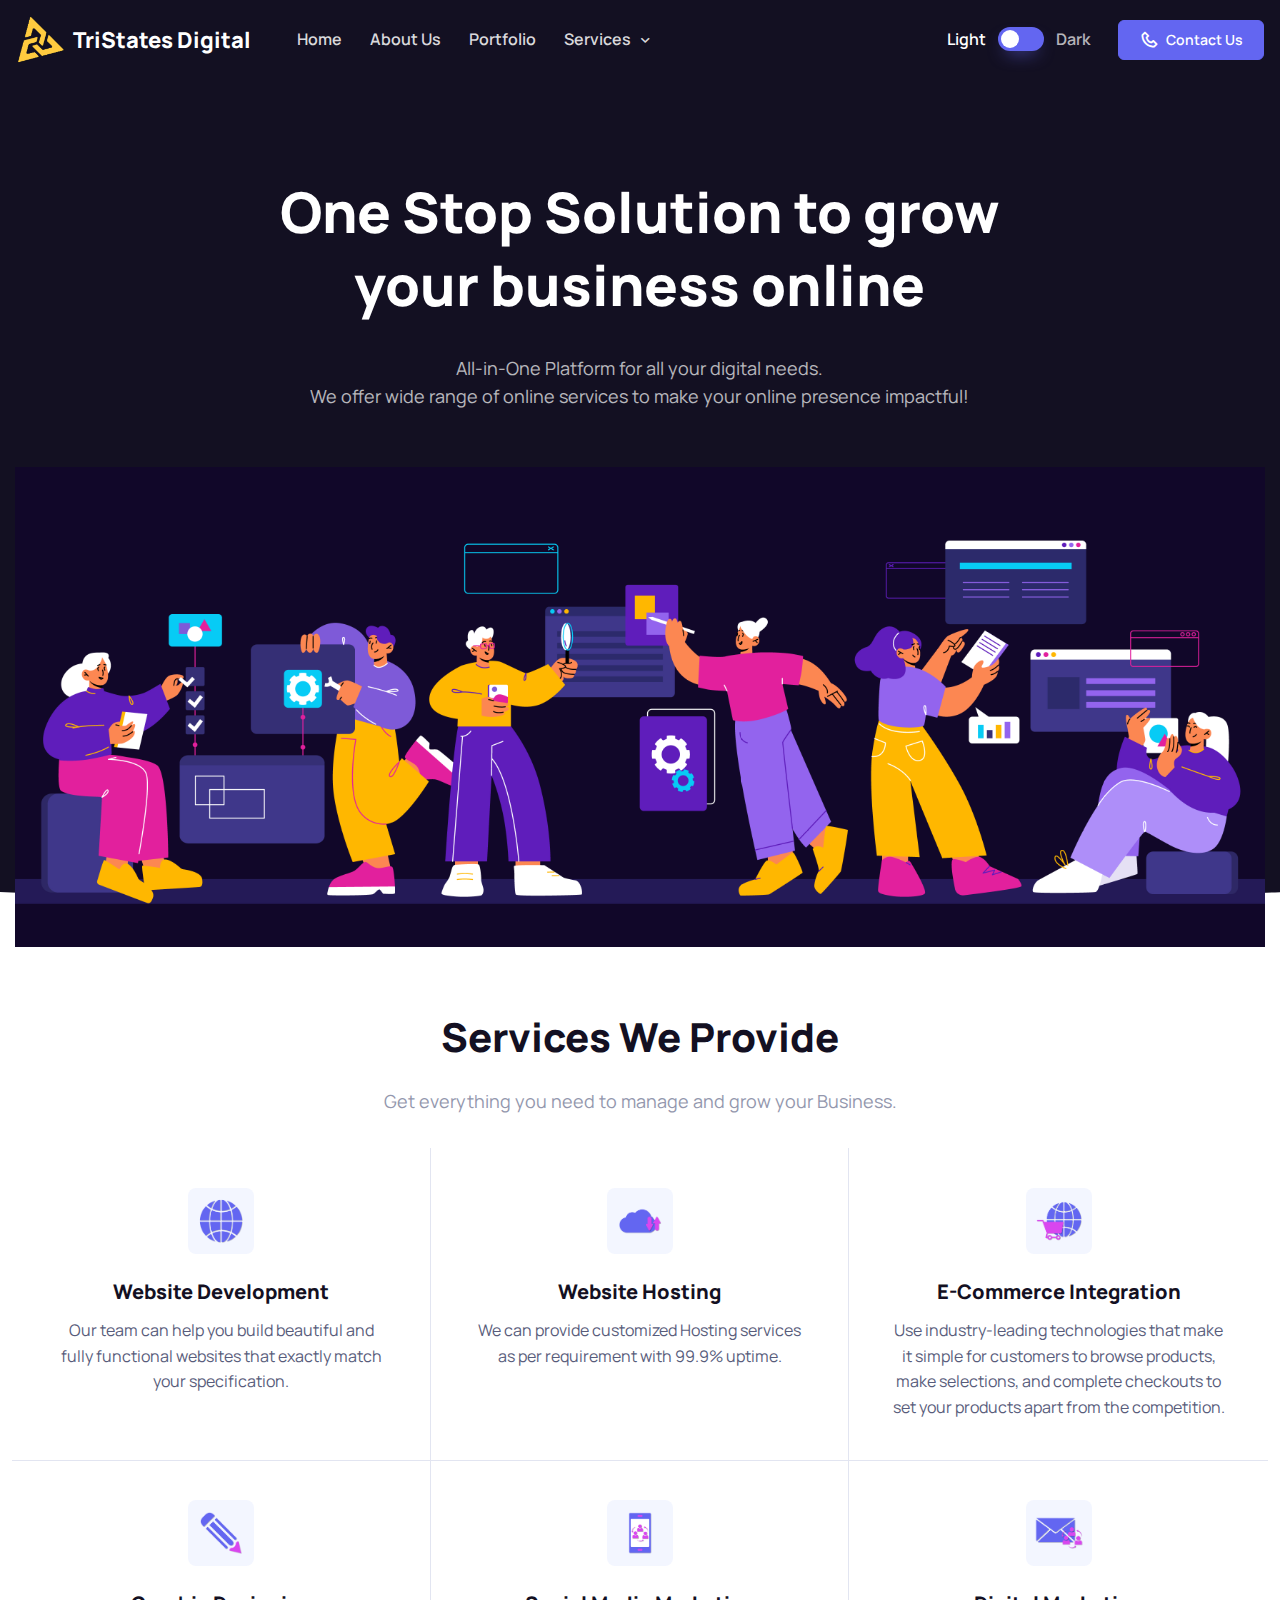
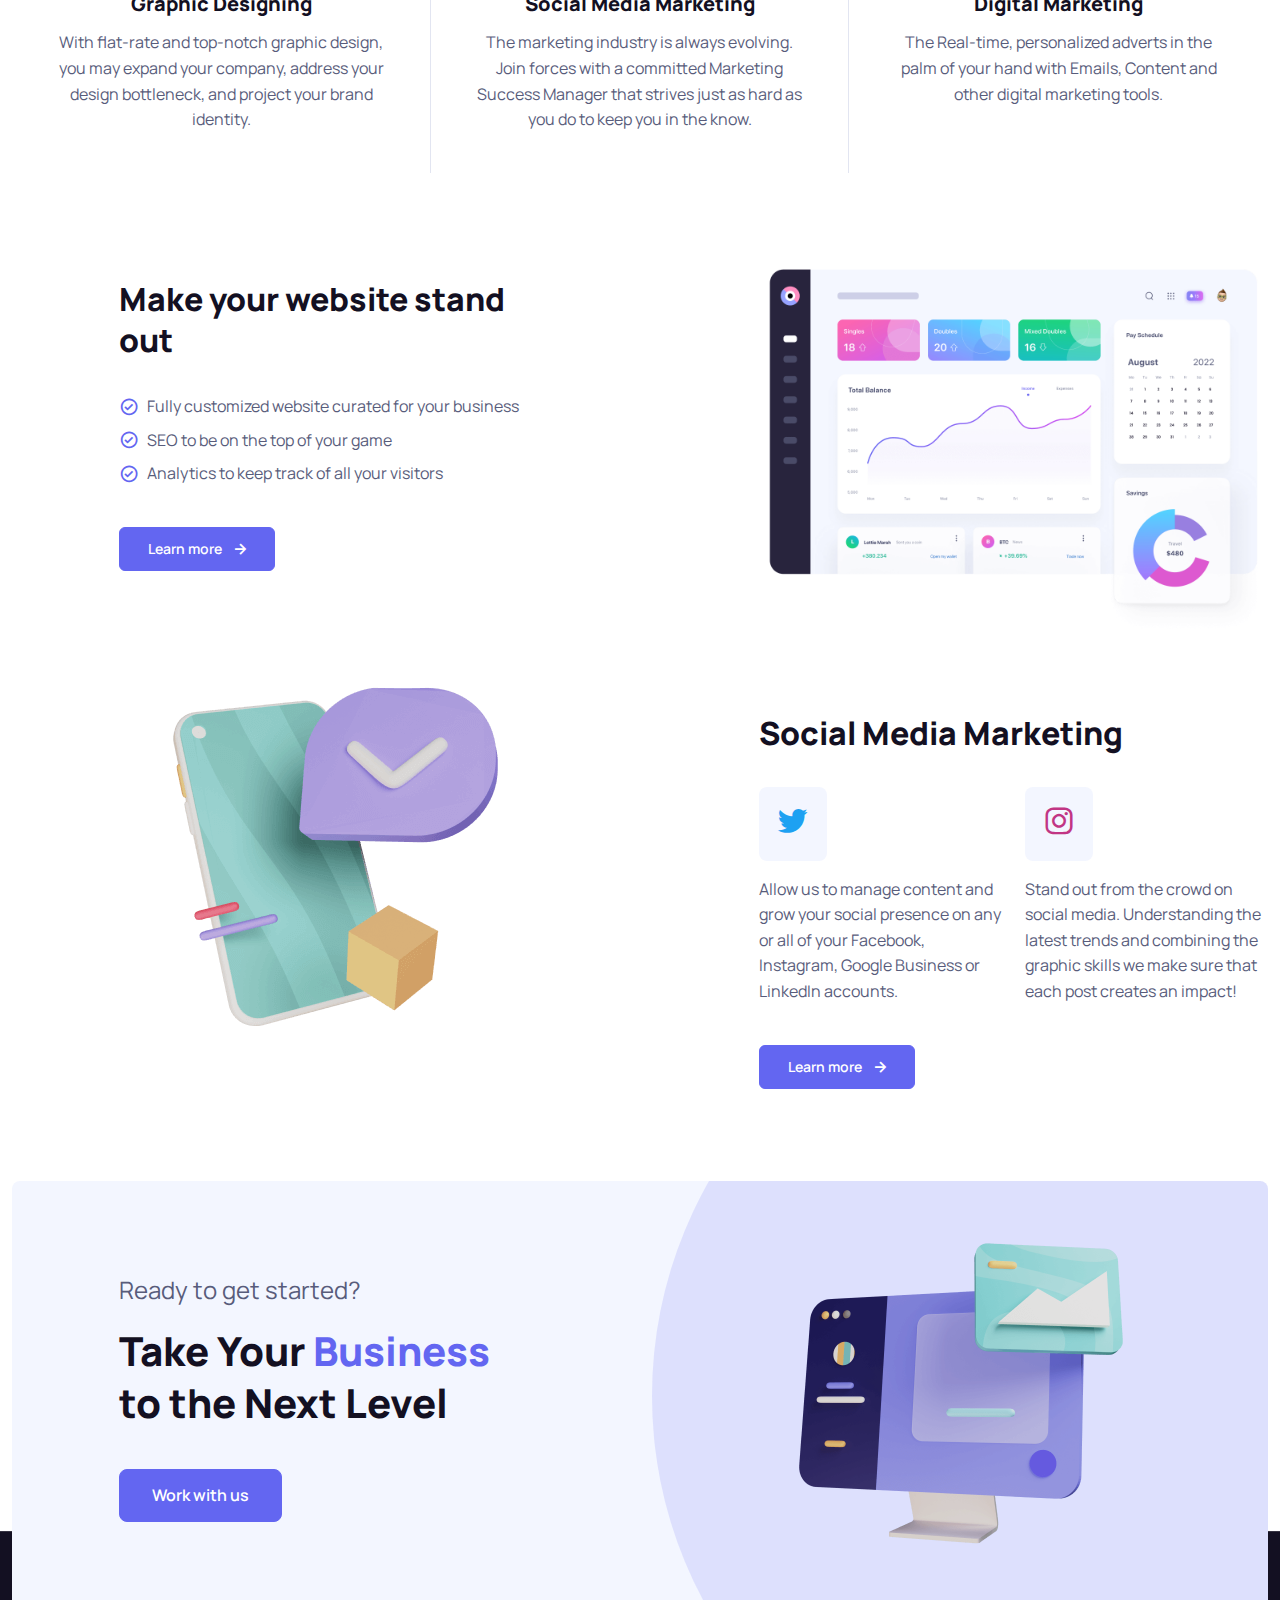
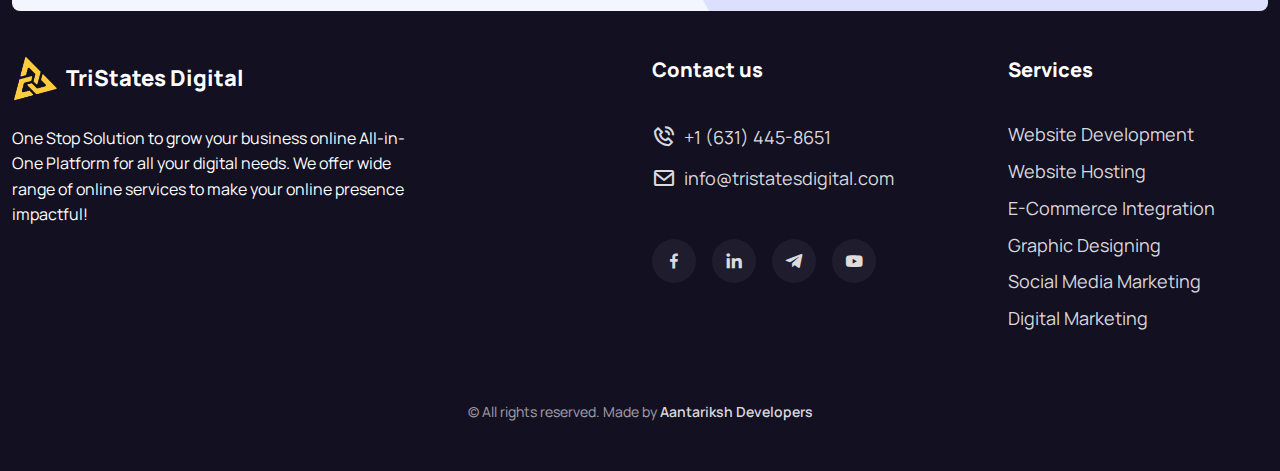
<file: index.html>
<!DOCTYPE html>
<html lang="en">
  <head>
    <meta charset="utf-8">
    <title>TriStates Digital</title>

    <!-- SEO Meta Tags -->
    <meta name="description" content="">
    <meta name="keywords" content="">
    <meta name="author" content="">

    <!-- Viewport -->
    <meta name="viewport" content="width=device-width, initial-scale=1">

    <!-- Favicon and Touch Icons -->
    <link rel="shortcut icon" href="assets/img/logo.png">
    <meta name="theme-color" content="#ffffff">

    <!-- Vendor Styles -->
    <link rel="stylesheet" media="screen" href="assets/vendor/boxicons/css/boxicons.min.css"/>
    <link rel="stylesheet" media="screen" href="assets/vendor/swiper/swiper-bundle.min.css"/>
    <link rel="stylesheet" media="screen" href="assets/vendor/img-comparison-slider/dist/styles.css"/>

    <!-- Main Theme Styles + Bootstrap -->
    <link rel="stylesheet" media="screen" href="assets/css/theme.min.css">

    <!-- Page loading styles -->
    <style>
      .page-loading {
        position: fixed;
        top: 0;
        right: 0;
        bottom: 0;
        left: 0;
        width: 100%;
        height: 100%;
        -webkit-transition: all .4s .2s ease-in-out;
        transition: all .4s .2s ease-in-out;
        background-color: #fff;
        opacity: 0;
        visibility: hidden;
        z-index: 9999;
      }
      .dark-mode .page-loading {
        background-color: #131022;
      }
      .page-loading.active {
        opacity: 1;
        visibility: visible;
      }
      .page-loading-inner {
        position: absolute;
        top: 50%;
        left: 0;
        width: 100%;
        text-align: center;
        -webkit-transform: translateY(-50%);
        transform: translateY(-50%);
        -webkit-transition: opacity .2s ease-in-out;
        transition: opacity .2s ease-in-out;
        opacity: 0;
      }
      .page-loading.active > .page-loading-inner {
        opacity: 1;
      }
      .page-loading-inner > span {
        display: block;
        font-size: 1rem;
        font-weight: normal;
        color: #9397ad;
      }
      .dark-mode .page-loading-inner > span {
        color: #fff;
        opacity: .6;
      }
      .page-spinner {
        display: inline-block;
        width: 2.75rem;
        height: 2.75rem;
        margin-bottom: .75rem;
        vertical-align: text-bottom;
        border: .15em solid #b4b7c9;
        border-right-color: transparent;
        border-radius: 50%;
        -webkit-animation: spinner .75s linear infinite;
        animation: spinner .75s linear infinite;
      }
      .dark-mode .page-spinner {
        border-color: rgba(255,255,255,.4);
        border-right-color: transparent;
      }
      @-webkit-keyframes spinner {
        100% {
          -webkit-transform: rotate(360deg);
          transform: rotate(360deg);
        }
      }
      @keyframes spinner {
        100% {
          -webkit-transform: rotate(360deg);
          transform: rotate(360deg);
        }
      }
    </style>

    <!-- Theme mode -->
    <script>
      let mode = window.localStorage.getItem('mode'),
          root = document.getElementsByTagName('html')[0];
      if (mode !== null && mode === 'dark') {
        root.classList.add('dark-mode');
      } else {
        root.classList.remove('dark-mode');
      }
    </script>

    <!-- Page loading scripts -->
    <script>
      (function () {
        window.onload = function () {
          const preloader = document.querySelector('.page-loading');
          preloader.classList.remove('active');
          setTimeout(function () {
            preloader.remove();
          }, 1000);
        };
      })();
    </script>
  </head>


  <!-- Body -->
  <body>

    <!-- Page loading spinner -->
    <div class="page-loading active">
      <div class="page-loading-inner">
        <div class="page-spinner"></div><span>Loading...</span>
      </div>
    </div>

    <!-- Page wrapper for sticky footer -->
    <!-- Wraps everything except footer to push footer to the bottom of the page if there is little content -->
    <main class="page-wrapper">
      <!-- Navbar -->
      <header class="header navbar navbar-expand-lg navbar-dark position-absolute navbar-sticky">
        <div class="container px-3">
          <a href="index.html" class="navbar-brand pe-3">
            <img src="assets/img/logo.png" width="50" alt="TriStates">
            TriStates Digital
          </a>
          <div id="navbarNav" class="offcanvas offcanvas-end bg-dark">
            <div class="offcanvas-header border-bottom border-light">
              <h5 class="offcanvas-title text-white">Menu</h5>
              <button type="button" class="btn-close btn-close-white" data-bs-dismiss="offcanvas" aria-label="Close"></button>
            </div>
            <div class="offcanvas-body">
              <ul class="navbar-nav me-auto mb-2 mb-lg-0">
                <li class="nav-item">
                  <a href="index.html" class="nav-link">Home</a>
                </li>
                <li class="nav-item">
                  <a href="about.html" class="nav-link">About Us</a>
                </li>
                <li class="nav-item">
                  <a href="portfolio.html" class="nav-link">Portfolio</a>
                </li>
                <li class="nav-item dropdown">
                  <a href="#" class="nav-link dropdown-toggle" data-bs-toggle="dropdown">Services</a>
                  <ul class="dropdown-menu dropdown-menu-dark">
                    <li><a href="web-development.html" class="dropdown-item">Website Development</a></li>
                    <li><a href="web-hosting.html" class="dropdown-item">Website Hosting</a></li>
                    <li><a href="ecommerce.html" class="dropdown-item">E-Commerce Integration</a></li>
                    <li><a href="graphic-design.html" class="dropdown-item">Graphic Designing</a></li>
                    <li><a href="social-media.html" class="dropdown-item">Social Media Marketing</a></li>
                    <li><a href="digital-marketing.html" class="dropdown-item">Digital Marketing</a></li>
                  </ul>
                </li>
              </ul>
            </div>
            <div class="offcanvas-footer border-top border-light">
              <a href="contact.html" class="btn btn-primary w-100">
                <i class="bx bx-phone fs-4 lh-1 me-1"></i>
                &nbsp;Contact Us
              </a>
            </div>      
          </div>
          <div class="dark-mode pe-lg-1 ms-auto me-4">
            <div class="form-check form-switch mode-switch" data-bs-toggle="mode">
              <input type="checkbox" class="form-check-input" id="theme-mode">
              <label class="form-check-label d-none d-sm-block" for="theme-mode">Light</label>
              <label class="form-check-label d-none d-sm-block" for="theme-mode">Dark</label>
            </div>
          </div>
          <button type="button" class="navbar-toggler" data-bs-toggle="offcanvas" data-bs-target="#navbarNav" aria-controls="navbarNav" aria-expanded="false" aria-label="Toggle navigation">
            <span class="navbar-toggler-icon"></span>
          </button>
          <a href="contact.html" class="btn btn-primary btn-sm fs-sm rounded d-none d-lg-inline-flex">
            <i class="bx bx-phone fs-5 lh-1 me-1"></i>
            &nbsp;Contact Us
          </a>
        </div>
      </header>

      <!-- Hero -->
      <section class="position-relative">
        <div class="position-relative bg-dark zindex-4 pt-lg-3 pt-xl-5">
  
          <!-- Text -->
          <div class="container zindex-5 pt-5">
            <div class="row justify-content-center text-center pt-4 pb-2">
              <div class="col-xl-8 col-lg-9 col-md-10 py-5">
                <h1 class="display-4 text-light pt-sm-2 pb-1 pb-sm-3 mb-3">One Stop Solution to grow your business online</h1>
                <p class="fs-lg text-light opacity-70 mb-0 pb-0">
                  All-in-One Platform for all your digital needs. <br>
                  We offer wide range of online services to make your online presence impactful!
                </p>
                <!-- <p class="fs-lg text-light opacity-70 pb-2 pb-sm-0 mb-4 mb-sm-5">
                  All-in-One Platform for all your digital needs.
                  We offer wide range of online services to make your online presence impactful! </p> -->
                <!-- <a href="#features" class="btn btn-primary shadow-primary btn-lg">Check Our Services</a> -->
              </div>
            </div>
          </div>
  
          <!-- Bottom shape -->
          <div class="d-flex position-absolute top-100 start-0 w-100 overflow-hidden mt-n4 mt-sm-n1" style="color: var(--bs-gray-900);">
            <div class="position-relative start-50 translate-middle-x flex-shrink-0" style="width: 3788px;">
              <svg xmlns="http://www.w3.org/2000/svg" width="3788" height="144" viewBox="0 0 3788 144"><path fill="currentColor" d="M0,0h3788.7c-525,90.2-1181.7,143.9-1894.3,143.9S525,90.2,0,0z"/></svg>
            </div>
          </div>
          <div class="d-none d-lg-block" style="height: 300px;"></div>
          <div class="d-none d-md-block d-lg-none" style="height: 150px;"></div>
        </div>
        <div class="position-relative zindex-5 mx-auto" style="max-width: 1250px;">
          <div class="d-none d-lg-block" style="margin-top: -300px;"></div>
          <div class="d-none d-md-block d-lg-none" style="margin-top: -150px;"></div>
            
          <!-- Parallax (3D Tilt) gfx -->
          <div class="tilt-3d" data-tilt data-tilt-full-page-listening data-tilt-max="12" data-tilt-perspective="1200">
            <img src="assets/img/hero/01.jpg" alt="Dashboard">
            <!-- <div class="tilt-3d-inner position-absolute top-0 start-0 w-100 h-100">
              <img src="assets/img/hero/layer02.png" alt="Cards">
            </div> -->
          </div>
        </div>
        <div class="position-absolute top-0 start-0 w-100 h-100" style="background-color: rgba(255,255,255,.05);"></div>
      </section>
      

      <!-- Features -->
      <section class="position-relative pt-5" id="features">
        <div class="container position-relative zindex-5 pb-md-4 pt-md-2 pt-lg-3 pb-lg-5">
          <div class="row justify-content-center text-center pb-3 mb-sm-2 mb-lg-3">
            <div class="col-xl-6 col-lg-7 col-md-9">
              <h2 class="h1 mb-lg-4">Services We Provide</h2>
              <p class="fs-lg text-muted mb-0">Get everything you need to manage and grow your Business.</p>
            </div>
          </div>
          <div class="row row-cols-1 row-cols-sm-2 row-cols-md-3 g-0 pb-xl-3">

            <!-- Item -->
            <div class="col position-relative">
              <div class="card border-0 bg-transparent rounded-0 p-md-1 p-xl-3">
                <div class="d-table bg-secondary rounded-3 p-2 mx-auto mt-3 mt-md-4">
                  <img src="assets/img/icons/web.png" width="50" alt="Comments">
                </div>
                <div class="card-body text-center">
                  <h3 class="h5 pb-1 mb-2">Website Development</h3>
                  <p class="mb-0">Our team can help you build beautiful and fully functional websites that exactly match your specification.</p>
                </div>
              </div>
              <hr class="position-absolute top-0 end-0 w-1 h-100 d-none d-sm-block">
              <hr class="position-absolute top-100 start-0 w-100 d-none d-sm-block">
            </div>

            <!-- Item -->
            <div class="col position-relative">
              <div class="card border-0 bg-transparent rounded-0 p-md-1 p-xl-3">
                <div class="d-table bg-secondary rounded-3 p-2 mx-auto mt-3 mt-md-4">
                  <img src="assets/img/icons/hosting.png" width="50" alt="Analytics">
                </div>
                <div class="card-body text-center">
                  <h3 class="h5 pb-1 mb-2">Website Hosting</h3>
                  <p class="mb-0">We can provide customized Hosting services as per requirement with 99.9% uptime.</p>
                </div>
              </div>
              <hr class="position-absolute top-0 end-0 w-1 h-100 d-none d-md-block">
              <hr class="position-absolute top-100 start-0 w-100 d-none d-sm-block">
            </div>

            <!-- Item -->
            <div class="col position-relative">
              <div class="card border-0 bg-transparent rounded-0 p-md-1 p-xl-3">
                <div class="d-table bg-secondary rounded-3 p-2 mx-auto mt-3 mt-md-4">
                  <img src="assets/img/icons/ecommerce.png" width="50" alt="Group">
                </div>
                <div class="card-body text-center">
                  <h3 class="h5 pb-1 mb-2">E-Commerce Integration</h3>
                  <p class="mb-0">Use industry-leading technologies that make it simple for customers to browse products, make
                    selections, and complete checkouts to set your products apart from the competition.</p>
                </div>
              </div>
              <hr class="position-absolute top-0 end-0 w-1 h-100 d-none d-sm-block d-md-none">
              <hr class="position-absolute top-100 start-0 w-100 d-none d-sm-block">
            </div>

            <!-- Item -->
            <div class="col position-relative">
              <div class="card border-0 bg-transparent rounded-0 p-md-1 p-xl-3">
                <div class="d-table bg-secondary rounded-3 p-2 mx-auto mt-3 mt-md-4">
                  <img src="assets/img/icons/graphic.png" width="50" alt="Notifications">
                </div>
                <div class="card-body text-center">
                  <h3 class="h5 pb-1 mb-2">Graphic Designing</h3>
                  <p class="mb-0">With flat-rate and top-notch graphic design, you may expand your company, address your design
                    bottleneck, and project your brand identity.</p>
                </div>
              </div>
              <hr class="position-absolute top-0 end-0 w-1 h-100 d-none d-md-block">
              <hr class="position-absolute top-100 start-0 w-100 d-none d-sm-block d-md-none">
            </div>
            
            <!-- Item -->
            <div class="col position-relative">
              <div class="card border-0 bg-transparent rounded-0 p-md-1 p-xl-3">
                <div class="d-table bg-secondary rounded-3 p-2 mx-auto mt-3 mt-md-4">
                  <img src="assets/img/icons/socialmedia.png" width="50" alt="Tasks">
                </div>
                <div class="card-body text-center">
                  <h3 class="h5 pb-1 mb-2">Social Media Marketing</h3>
                  <p class="mb-0">The marketing industry is always evolving. Join forces with a committed Marketing Success Manager
                    that strives just as hard as you do to keep you in the know.</p>
                </div>
              </div>
              <hr class="position-absolute top-0 end-0 w-1 h-100 d-none d-sm-block">
            </div>

            <!-- Item -->
            <div class="col position-relative">
              <div class="card border-0 bg-transparent rounded-0 p-md-1 p-xl-3">
                <div class="d-table bg-secondary rounded-3 p-2 mx-auto mt-3 mt-md-4">
                  <img src="assets/img/icons/digital.png" width="50" alt="Security">
                </div>
                <div class="card-body text-center">
                  <h3 class="h5 pb-1 mb-2">Digital Marketing</h3>
                  <p class="mb-0">The Real-time, personalized adverts in the palm of your hand with Emails, Content and other digital
                    marketing tools.</p>
                </div>
              </div>
            </div>
          </div>
        </div>
        <div class="position-absolute top-0 start-0 w-100 h-100" style="background-color: rgba(255,255,255,.05);"></div>
      </section>


      <!-- Temp -->
      <section class="container pb-2 pb-md-3">
        <div class="row align-items-center mb-3 pb-md-3 pb-lg-5">
          <div class="col-md-6 col-xl-5 offset-lg-1 offset-xl-2 order-md-2 mb-2 mb-md-0 pb-4 pb-md-0">
            <div class="position-relative mx-auto mx-md-0" style="max-width: 600;">
              <img src="assets/img/services/webdev.png">
            </div>
          </div>
          <div class="col-md-6 col-lg-5 col-xl-4 offset-xl-1 order-md-1 pb-md-4">
            <h2 class="pb-3">Make your website stand out</h2>
            <ul class="list-unstyled pb-3 mb-3">
              <li class="d-flex align-items-center mb-2">
                <i class="bx bx-check-circle fs-xl text-primary me-2"></i>
                Fully customized website curated for your business
              </li>
              <li class="d-flex align-items-center mb-2">
                <i class="bx bx-check-circle fs-xl text-primary me-2"></i>
                SEO to be on the top of your game
              </li>
              <li class="d-flex align-items-center mb-2">
                <i class="bx bx-check-circle fs-xl text-primary me-2"></i>
                Analytics to keep track of all your visitors
              </li>
            </ul>
            <a href="web-development.html" class="btn btn-primary">
              Learn more
              <i class="bx bx-right-arrow-alt fs-xl ms-2 me-n1"></i>
            </a>
          </div>
        </div>
        <div class="row align-items-center mt-2 mt-md-0 pt-5 pt-md-4 pt-lg-0 pb-md-3 pb-lg-5">
          <div class="col-md-6 col-lg-5 offset-xl-1 mb-2 mb-md-0 pb-4 pb-md-0">
            <div class="position-relative mx-auto mx-md-0" style="max-width: 462px;">
              <img src="assets/img/services/socialmedia.png" class="rellax d-block" alt="Screen" data-rellax-percentage="0.5" data-rellax-speed="-0.5" data-disable-parallax-down="md" style="transform: translate3d(0px, 27px, 0px);">
            </div>
          </div>
          <div class="col-md-6 col-xl-5 offset-lg-1">
            <h2 class="pb-3">Social Media Marketing</h2>
            <div class="row row-cols-1 row-cols-sm-2 text-start pb-3">
              <div class="col pb-4">
                <div class="d-table bg-secondary rounded-3 flex-shrink-0 p-3 mb-3">
                  <i class="bx bx-md bxl-twitter" style="color: #1DA1F2;"></i>
                </div>
                <p class="mb-0">Allow us to manage content and grow your social presence on any or all of your Facebook, Instagram, Google Business or LinkedIn accounts.</p>
              </div>
              <div class="col pb-4">
                <div class="d-table bg-secondary rounded-3 flex-shrink-0 p-3 mb-3">
                  <i class="bx bx-md bxl-instagram" style="color: #C13584;"></i>
                </div>
                <p class="mb-0">Stand out from the crowd on social media. Understanding the latest trends and combining the graphic skills we make sure that each post creates an impact!</p>
              </div>
            </div>
            <a href="social-media.html" class="btn btn-primary">
              Learn more
              <i class="bx bx-right-arrow-alt fs-xl ms-2 me-n1"></i>
            </a>
          </div>
        </div>
        <!-- Extra spacing for dark mode only -->
        <div class="pt-5 d-none d-dark-mode-block"></div>
      </section>

      <!-- CTA -->
      <section class="container position-relative zindex-2 mt-3">
        <div class="bg-secondary rounded-3 overflow-hidden">
          <div class="row align-items-center">
            <div class="col-xl-4 col-md-5 offset-lg-1">
              <div class="pt-5 pb-3 pb-md-5 px-4 px-lg-0 text-center text-md-start">
                <p class="lead mb-3">Ready to get started?</p>
                <h2 class="h1 pb-3 pb-sm-4">Take Your <span class="text-primary">Business</span> to&nbsp;the Next Level</h2>
                <a href="contact.html" class="btn btn-primary btn-lg">Work with us</a>
              </div>
            </div>
            <div class="col-lg-6 col-md-7 offset-xl-1">
              <div class="position-relative d-flex flex-column align-items-center justify-content-center h-100">
                <svg class="d-none d-md-block position-absolute top-50 start-0 translate-middle-y" width="868" height="868" style="min-width: 868px;" viewBox="0 0 868 868" fill="none" xmlns="http://www.w3.org/2000/svg"><circle opacity="0.15" cx="434" cy="434" r="434" fill="#6366F1"></circle></svg>
                <img src="assets/img/about/cta.png" class="position-relative zindex-3 mb-2 my-lg-4" width="382" alt="Illustration">
              </div>
            </div>
          </div>
        </div>
      </section>
    </main>


    <!-- Footer -->
    <footer class="footer dark-mode bg-dark border-top border-light pb-5" style="margin-top: -80px;padding-top: 100px;">
      <div class="container pt-2 pt-sm-4">
        <div class="row">
          <div class="col-md-6 col-lg-5 col-xl-4 pb-2 pb-sm-3 pb-md-0 mb-4 mb-md-0">
            <div class="navbar-brand text-dark p-0 me-0 mb-3 mb-lg-4">
              <img src="assets/img/logo.png" width="47">
              TriStates Digital
            </div>
            <p class="mb-0 text-white">One Stop Solution to grow your business online
              All-in-One Platform for all your digital needs.
              We offer wide range of online services to make your online presence impactful!</p>
          </div>
          <div class="col-md-6 col-xxl-5 offset-lg-1 offset-xl-2 offset-xxl-3">
            <div class="row row-cols-1 row-cols-sm-2">
              <div class="col pb-2 pb-sm-0 mb-4 mb-sm-0">
                <h3 class="h5 pb-1 pb-sm-2 pb-lg-3">Contact us</h3>
                <ul class="nav flex-column mb-3">
                  <li>
                    <a href="tel:+16314458651" class="nav-link fs-lg fw-normal px-0 py-1">
                      <i class="bx bx-phone-call fs-4 me-2"></i>
                      +1 (631) 445-8651
                    </a>
                  </li>
                  <li>
                    <a href="mailto:info@tristatesdigital.com" class="nav-link fs-lg fw-normal px-0 py-1">
                      <i class="bx bx-envelope fs-4 me-2"></i>
                      info@tristatesdigital.com
                    </a>
                  </li>
                </ul>
                <div class="d-flex pt-2 pt-sm-3 pt-md-4">
                  <a href="#" class="btn btn-icon btn-secondary btn-facebook rounded-circle me-3">
                    <i class="bx bxl-facebook"></i>
                  </a>
                  <a href="#" class="btn btn-icon btn-secondary btn-linkedin rounded-circle me-3">
                    <i class="bx bxl-linkedin"></i>
                  </a>
                  <a href="#" class="btn btn-icon btn-secondary btn-telegram rounded-circle me-3">
                    <i class="bx bxl-telegram"></i>
                  </a>
                  <a href="#" class="btn btn-icon btn-secondary btn-youtube rounded-circle me-3">
                    <i class="bx bxl-youtube"></i>
                  </a>
                </div>
              </div>
              <div class="col ps-sm-4 ps-md-5">
                <h3 class="h5 pb-1 pb-sm-2 pb-lg-3">Services</h3>
                <ul class="nav flex-column mb-3">
                  <li><a href="web-development.html" class="nav-link fs-lg fw-normal px-0 py-1"> Website Development </a></li>
                  <li><a href="web-hosting.html" class="nav-link fs-lg fw-normal px-0 py-1"> Website Hosting </a></li>
                  <li><a href="ecommerce.html" class="nav-link fs-lg fw-normal px-0 py-1"> E-Commerce Integration </a></li>
                  <li><a href="graphic-design.html" class="nav-link fs-lg fw-normal px-0 py-1"> Graphic Designing </a></li>
                  <li><a href="social-media.html" class="nav-link fs-lg fw-normal px-0 py-1"> Social Media Marketing </a></li>
                  <li><a href="digital-marketing.html" class="nav-link fs-lg fw-normal px-0 py-1"> Digital Marketing </a></li>
                </ul>
              </div>
            </div>
          </div>
        </div>
        <p class="nav d-block fs-sm pt-5 mb-0 text-center">
          <span class="text-light opacity-60">© All rights reserved. Made by </span>
          <a class="nav-link d-inline-block p-0" href="https://aantariksh.com/" target="_blank">Aantariksh Developers</a>
        </p>
      </div>
    </footer>

    <!-- Back to top button -->
    <a href="#top" class="btn-scroll-top" data-scroll>
      <span class="btn-scroll-top-tooltip text-muted fs-sm me-2">Top</span>
      <i class="btn-scroll-top-icon bx bx-chevron-up"></i>
    </a>


    <!-- Vendor Scripts -->
    <script src="assets/vendor/bootstrap/dist/js/bootstrap.bundle.min.js"></script>
    <script src="assets/vendor/smooth-scroll/dist/smooth-scroll.polyfills.min.js"></script>
    <script src="assets/vendor/vanilla-tilt/dist/vanilla-tilt.min.js"></script>
    <script src="assets/vendor/rellax/rellax.min.js"></script>
    <script src="assets/vendor/swiper/swiper-bundle.min.js"></script>
    <script src="assets/vendor/img-comparison-slider/dist/index.js"></script>

    <!-- Main Theme Script -->
    <script src="assets/js/theme.min.js"></script>
  </body>
</html>
</file>
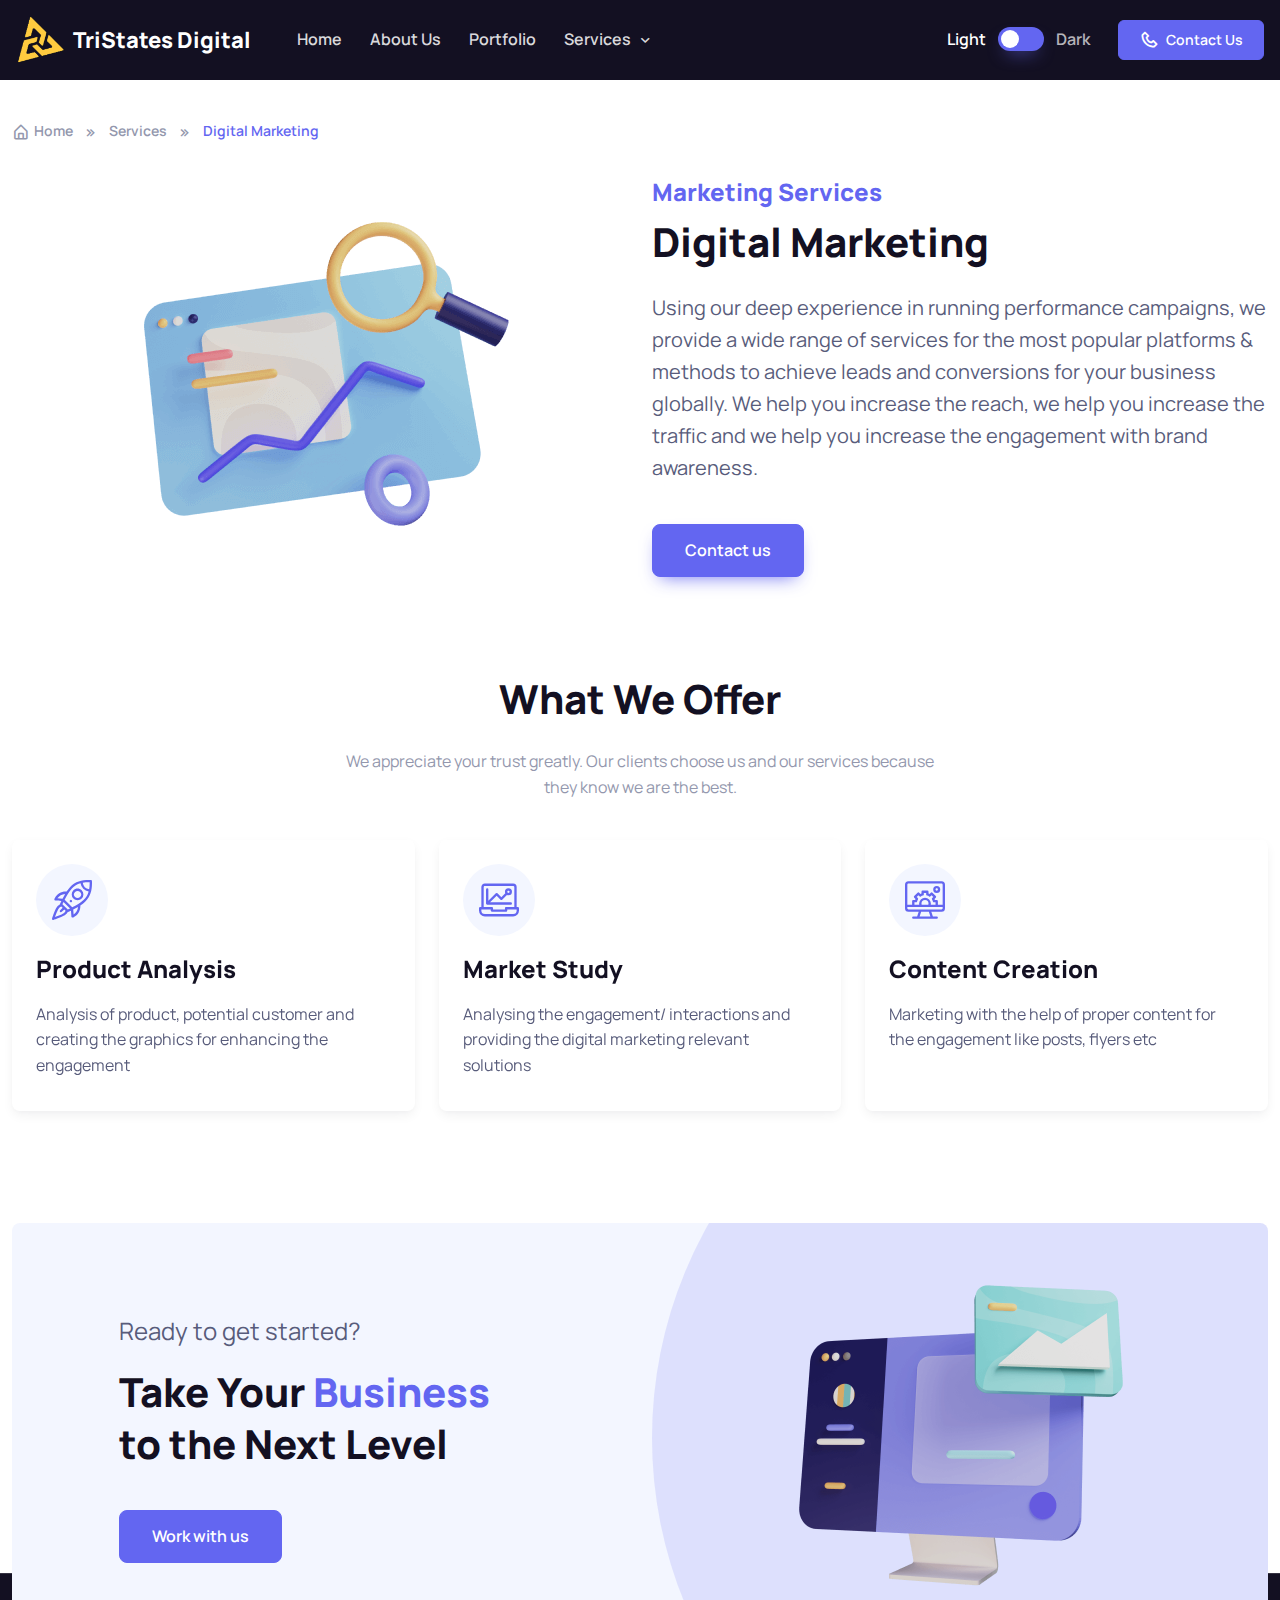
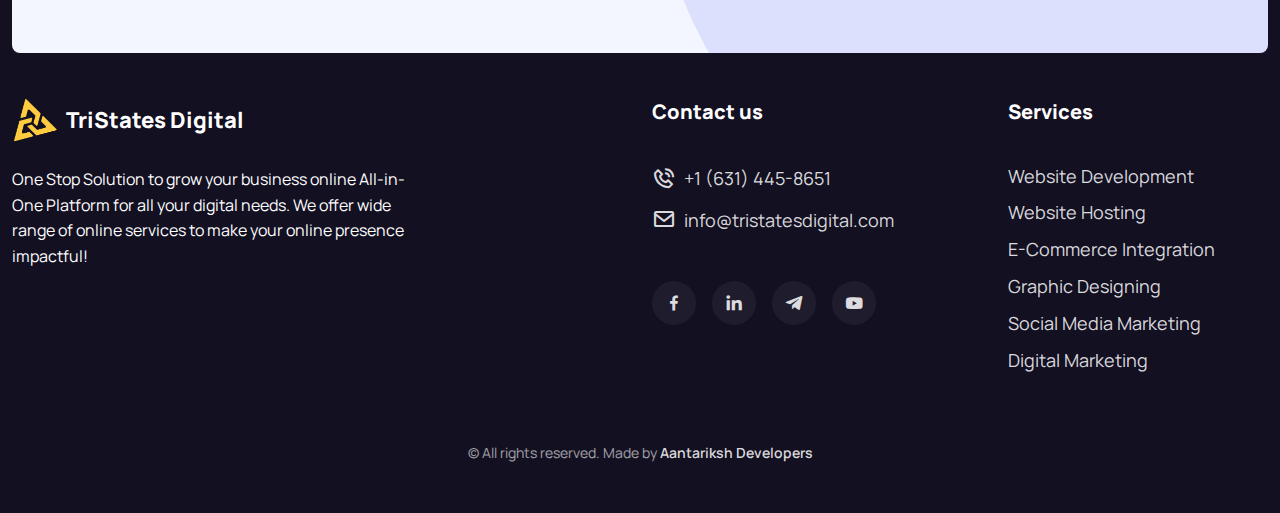
<file: digital-marketing.html>
<!DOCTYPE html>
<html lang="en">
  <head>
    <meta charset="utf-8">
    <title>TriStates Digital</title>

    <!-- SEO Meta Tags -->
    <meta name="description" content="">
    <meta name="keywords" content="">
    <meta name="author" content="">

    <!-- Viewport -->
    <meta name="viewport" content="width=device-width, initial-scale=1">

    <!-- Favicon and Touch Icons -->
    <link rel="shortcut icon" href="assets/img/logo.png">
    <meta name="theme-color" content="#ffffff">

    <!-- Vendor Styles -->
    <link rel="stylesheet" media="screen" href="assets/vendor/boxicons/css/boxicons.min.css"/>
    <link rel="stylesheet" media="screen" href="assets/vendor/swiper/swiper-bundle.min.css"/>
    <link rel="stylesheet" media="screen" href="assets/vendor/img-comparison-slider/dist/styles.css"/>

    <!-- Main Theme Styles + Bootstrap -->
    <link rel="stylesheet" media="screen" href="assets/css/theme.min.css">

    <!-- Page loading styles -->
    <style>
      .page-loading {
        position: fixed;
        top: 0;
        right: 0;
        bottom: 0;
        left: 0;
        width: 100%;
        height: 100%;
        -webkit-transition: all .4s .2s ease-in-out;
        transition: all .4s .2s ease-in-out;
        background-color: #fff;
        opacity: 0;
        visibility: hidden;
        z-index: 9999;
      }
      .dark-mode .page-loading {
        background-color: #131022;
      }
      .page-loading.active {
        opacity: 1;
        visibility: visible;
      }
      .page-loading-inner {
        position: absolute;
        top: 50%;
        left: 0;
        width: 100%;
        text-align: center;
        -webkit-transform: translateY(-50%);
        transform: translateY(-50%);
        -webkit-transition: opacity .2s ease-in-out;
        transition: opacity .2s ease-in-out;
        opacity: 0;
      }
      .page-loading.active > .page-loading-inner {
        opacity: 1;
      }
      .page-loading-inner > span {
        display: block;
        font-size: 1rem;
        font-weight: normal;
        color: #9397ad;
      }
      .dark-mode .page-loading-inner > span {
        color: #fff;
        opacity: .6;
      }
      .page-spinner {
        display: inline-block;
        width: 2.75rem;
        height: 2.75rem;
        margin-bottom: .75rem;
        vertical-align: text-bottom;
        border: .15em solid #b4b7c9;
        border-right-color: transparent;
        border-radius: 50%;
        -webkit-animation: spinner .75s linear infinite;
        animation: spinner .75s linear infinite;
      }
      .dark-mode .page-spinner {
        border-color: rgba(255,255,255,.4);
        border-right-color: transparent;
      }
      @-webkit-keyframes spinner {
        100% {
          -webkit-transform: rotate(360deg);
          transform: rotate(360deg);
        }
      }
      @keyframes spinner {
        100% {
          -webkit-transform: rotate(360deg);
          transform: rotate(360deg);
        }
      }
    </style>

    <!-- Theme mode -->
    <script>
      let mode = window.localStorage.getItem('mode'),
          root = document.getElementsByTagName('html')[0];
      if (mode !== null && mode === 'dark') {
        root.classList.add('dark-mode');
      } else {
        root.classList.remove('dark-mode');
      }
    </script>

    <!-- Page loading scripts -->
    <script>
      (function () {
        window.onload = function () {
          const preloader = document.querySelector('.page-loading');
          preloader.classList.remove('active');
          setTimeout(function () {
            preloader.remove();
          }, 1000);
        };
      })();
    </script>
  </head>


  <!-- Body -->
  <body>

    <!-- Page loading spinner -->
    <div class="page-loading active">
      <div class="page-loading-inner">
        <div class="page-spinner"></div><span>Loading...</span>
      </div>
    </div>

    <!-- Page wrapper for sticky footer -->
    <!-- Wraps everything except footer to push footer to the bottom of the page if there is little content -->
    <main class="page-wrapper">


      <!-- Navbar -->
      <!-- Remove "navbar-sticky" class to make navigation bar scrollable with the page -->
      <header class="header navbar navbar-expand-lg navbar-dark bg-dark navbar-sticky">
        <div class="container px-3">
          <a href="index.html" class="navbar-brand pe-3">
            <img src="assets/img/logo.png" width="50" alt="TriStates">
            TriStates Digital
          </a>
          <div id="navbarNav" class="offcanvas offcanvas-end bg-dark">
            <div class="offcanvas-header border-bottom border-light">
              <h5 class="offcanvas-title text-white">Menu</h5>
              <button type="button" class="btn-close btn-close-white" data-bs-dismiss="offcanvas" aria-label="Close"></button>
            </div>
            <div class="offcanvas-body">
              <ul class="navbar-nav me-auto mb-2 mb-lg-0">
                <li class="nav-item">
                  <a href="index.html" class="nav-link">Home</a>
                </li>
                <li class="nav-item">
                  <a href="about.html" class="nav-link">About Us</a>
                </li>
                <li class="nav-item">
                  <a href="portfolio.html" class="nav-link">Portfolio</a>
                </li>
                <li class="nav-item dropdown">
                  <a href="#" class="nav-link dropdown-toggle" data-bs-toggle="dropdown">Services</a>
                  <ul class="dropdown-menu dropdown-menu-dark">
                    <li><a href="web-development.html" class="dropdown-item">Website Development</a></li>
                    <li><a href="web-hosting.html" class="dropdown-item">Website Hosting</a></li>
                    <li><a href="ecommerce.html" class="dropdown-item">E-Commerce Integration</a></li>
                    <li><a href="graphic-design.html" class="dropdown-item">Graphic Designing</a></li>
                    <li><a href="social-media.html" class="dropdown-item">Social Media Marketing</a></li>
                    <li><a href="digital-marketing.html" class="dropdown-item">Digital Marketing</a></li>
                  </ul>
                </li>
              </ul>
            </div>
            <div class="offcanvas-footer border-top border-light">
              <a href="contact.html" class="btn btn-primary w-100">
                <i class="bx bx-phone fs-4 lh-1 me-1"></i>
                &nbsp;Contact Us
              </a>
            </div>      
          </div>
          <div class="dark-mode pe-lg-1 ms-auto me-4">
            <div class="form-check form-switch mode-switch" data-bs-toggle="mode">
              <input type="checkbox" class="form-check-input" id="theme-mode">
              <label class="form-check-label d-none d-sm-block" for="theme-mode">Light</label>
              <label class="form-check-label d-none d-sm-block" for="theme-mode">Dark</label>
            </div>
          </div>
          <button type="button" class="navbar-toggler" data-bs-toggle="offcanvas" data-bs-target="#navbarNav" aria-controls="navbarNav" aria-expanded="false" aria-label="Toggle navigation">
            <span class="navbar-toggler-icon"></span>
          </button>
          <a href="contact.html" class="btn btn-primary btn-sm fs-sm rounded d-none d-lg-inline-flex">
            <i class="bx bx-phone fs-5 lh-1 me-1"></i>
            &nbsp;Contact Us
          </a>
        </div>
      </header>


      <!-- Breadcrumb -->
      <nav class="container py-4 mb-lg-2 mt-lg-3" aria-label="breadcrumb">
        <ol class="breadcrumb justify-content-center justify-content-md-start mb-0">
          <li class="breadcrumb-item">
            <a href="index.html"><i class="bx bx-home-alt fs-lg me-1"></i>Home</a>
          </li>
          <li class="breadcrumb-item">
            <a href="services-v1.html">Services</a>
          </li>
          <li class="breadcrumb-item active" aria-current="page">Digital Marketing</li>
        </ol>
      </nav>


      <!-- Page title + Image -->
      <section class="container pb-5 mb-md-3 mb-lg-5">
        <div class="row align-items-center">
          <div class="col-md-6 order-md-2 text-center text-md-start mb-3 mb-sm-0">
            <h2 class="h4 text-primary mb-2">Marketing Services</h2>
            <h1 class="mb-4">Digital Marketing</h1>
            <p class="fs-xl d-md-none d-lg-block pb-2 pb-md-4 mb-lg-3">
              Using our deep experience in running performance campaigns, we provide a wide range of services
              for the most popular platforms & methods to achieve leads and conversions for your business
              globally. We help you increase the reach, we help you increase the traffic and we help you increase
              the engagement with brand awareness. 
            </p>
            <a href="contact.html" class="btn btn-primary shadow-primary btn-lg">Contact us</a>
          </div>
          <div class="col-md-6 text-center order-md-1">
            <img src="assets/img/services/digital-marketing.png" alt="Image">
          </div>
        </div>
      </section>


      <!-- Services -->
      <section class="container pb-5 mb-md-3 mb-lg-5">
        <div class="row justify-content-center text-center">
          <div class="col-xl-6 col-lg-7 col-md-8 col-sm-10">
            <h2 class="h1 mb-4">What We Offer</h2>
            <p class="text-muted mb-3 mb-lg-4">We appreciate your trust greatly. Our clients choose us and our services because they know we are the best.</p>
          </div>
        </div>
        

        <!-- Swiper slider -->
        <div class="swiper swiper-nav-onhover mx-n2" data-swiper-options='{
          "slidesPerView": 1,
          "spaceBetween": 8,
          "pagination": {
            "el": ".swiper-pagination",
            "clickable": true
          },
          "breakpoints": {
            "0": {
              "slidesPerView": 1
            },
            "560": {
              "slidesPerView": 2
            },
            "992": {
              "slidesPerView": 3
            }
          }
        }'>
          <div class="swiper-wrapper">

            <!-- Item -->
            <div class="swiper-slide h-auto py-3">
              <div class="card border-0 shadow-sm card-hover card-hover-primary h-100 mx-2">
                <div class="card-body">
                  <div class="d-table position-relative p-3 mb-3">
                    <span class="position-absolute top-0 start-0 w-100 h-100 bg-secondary rounded-circle"></span>
                    <div class="text-primary position-relative zindex-5">
                      <svg class="" xmlns="http://www.w3.org/2000/svg" width="40" height="40" fill="none"><g clip-path="url(#A)" fill="currentColor"><path d="M29.699 18.609a5.87 5.87 0 0 0 0-8.286c-2.29-2.29-5.996-2.29-8.286 0a5.87 5.87 0 0 0 0 8.286c2.29 2.29 5.996 2.29 8.286 0zM23.07 11.98c1.374-1.374 3.598-1.374 4.972 0a3.52 3.52 0 0 1 0 4.972c-1.374 1.374-3.598 1.374-4.972 0a3.52 3.52 0 0 1 0-4.972zM.054 38.476a1.17 1.17 0 0 0 1.467 1.471c1.017-.318 10.012-3.172 12.434-5.594.649-.649 1.177-1.382 1.567-2.167a1.15 1.15 0 0 0 .602-.124l2.839-1.427.43 5.754c.002.875.925 1.433 1.699 1.044.292-.194 3.324-1.302 5.46-4.766 1.186-1.923 1.805-4.134 1.805-6.394v-.805c1.764-1.141 3.406-2.36 4.752-3.66 5.822-5.621 7.137-12.54 6.856-20.64C39.944.553 39.45.059 38.834.037c-8.098-.281-15.018 1.033-20.64 6.856-1.274 1.32-2.471 2.868-3.593 4.593h-.975c-4.561 0-8.803 2.607-10.879 6.762l-.281.56a1.17 1.17 0 0 0 1.044 1.699c.665.002-.361-.045 5.868.512l-1.437 2.86a1.17 1.17 0 0 0-.124.633c-.777.389-1.504.913-2.147 1.557C3.247 28.487.374 37.461.054 38.476zm15.765-8.889l-5.407-5.406 1.106-2.208 6.509 6.509-2.208 1.106zm5.798 4.883l-.395-4.977A102.77 102.77 0 0 0 26 26.911c-.197 3.096-1.816 5.873-4.383 7.559zM37.65 2.35c.039 2.56-.109 4.825-.466 6.863a7.51 7.51 0 0 1-6.397-6.397c2.037-.357 4.303-.505 6.862-.466zM19.88 8.519c2.455-2.543 5.194-4.229 8.616-5.187a9.84 9.84 0 0 0 2.771 5.401 9.84 9.84 0 0 0 5.401 2.771c-.959 3.422-2.644 6.161-5.187 8.616-2.837 2.74-7.2 5.175-11.251 7.249l-7.598-7.599c2.074-4.051 4.509-8.413 7.249-11.251zM5.415 18.297c1.715-2.623 4.567-4.26 7.738-4.409-.939 1.61-1.819 3.271-2.641 4.879l-5.096-.47zm3.905 8.106l1.32 1.32-2.486 2.486a1.172 1.172 0 1 0 1.657 1.657l2.486-2.486 1.32 1.32c-.281.723-.729 1.404-1.32 1.994-1.343 1.343-6.052 3.17-9.274 4.286 1.122-3.215 2.957-7.913 4.302-9.257a5.81 5.81 0 0 1 1.994-1.32zm10.415-6.138a1.172 1.172 0 1 0-1.657 1.657 1.172 1.172 0 1 0 1.657-1.657z"/></g><defs><clipPath id="A"><path fill="#fff" d="M0 0h40v40H0z"/></clipPath></defs></svg>
                    </div>
                  </div>
                  <h3 class="h4">Product Analysis</h3>
                  <ul class="list-unstyled mb-0">
                    <li class="d-flex align-items-center mb-2">
                      Analysis of product, potential customer and creating the graphics for enhancing the engagement 
                    </li>
                  </ul>
                </div>
              </div>
            </div>

            <!-- Item -->
            <div class="swiper-slide h-auto py-3">
              <div class="card border-0 shadow-sm card-hover card-hover-primary h-100 mx-2">
                <div class="card-body">
                  <div class="d-table position-relative p-3 mb-3">
                    <span class="position-absolute top-0 start-0 w-100 h-100 bg-secondary rounded-circle"></span>
                    <div class="text-primary position-relative zindex-5">
                      <svg xmlns="http://www.w3.org/2000/svg" width="40" height="40" fill="currentColor"><path d="M38.828 27.031h-1.172V7.109a3.52 3.52 0 0 0-3.516-3.516H5.859c-1.938 0-3.508 1.577-3.508 3.516v19.922H1.18A1.18 1.18 0 0 0 0 28.203v2.344a5.87 5.87 0 0 0 5.859 5.859H34.14A5.87 5.87 0 0 0 40 30.547v-2.344a1.17 1.17 0 0 0-1.172-1.172zM4.688 7.109c0-.646.526-1.172 1.172-1.172h28.281a1.18 1.18 0 0 1 1.18 1.172v19.922H27.11c-.647 0-1.164.525-1.164 1.172v.002 1.17H14.063v-1.172a1.17 1.17 0 0 0-1.172-1.172H4.688V7.109zm32.977 23.438a3.53 3.53 0 0 1-3.524 3.516H5.859a3.52 3.52 0 0 1-3.516-3.516v-1.172h9.383v1.172c0 .647.517 1.172 1.164 1.172h14.219a1.17 1.17 0 0 0 1.172-1.172v-1.172h9.383v1.172zm-4.696-7.031a1.17 1.17 0 0 0-1.172-1.172H11.049l6.604-6.549 3.862 3.862a1.17 1.17 0 0 0 1.651.006l4.765-4.697c.46.222.977.347 1.522.347a3.52 3.52 0 0 0 3.516-3.516 3.52 3.52 0 0 0-3.516-3.516 3.52 3.52 0 0 0-3.516 3.516c0 .539.122 1.051.34 1.508l-3.928 3.872-3.865-3.865a1.17 1.17 0 0 0-1.654-.004l-7.456 7.394V9.453a1.172 1.172 0 0 0-2.344 0v14.062c0 .653.534 1.172 1.172 1.172h.001 23.593a1.17 1.17 0 0 0 1.172-1.172zm-3.516-12.891c.646 0 1.172.526 1.172 1.172s-.526 1.172-1.172 1.172-1.172-.526-1.172-1.172.526-1.172 1.172-1.172z"/></svg>
                    </div>
                  </div>
                  <h3 class="h4">Market Study</h3>
                  <ul class="list-unstyled mb-0">
                    <li class="d-flex align-items-center mb-2">
                      Analysing the engagement/ interactions and providing the digital marketing relevant solutions 
                    </li>
                  </ul>
                </div>
              </div>
            </div>

            <!-- Item -->
            <div class="swiper-slide h-auto py-3">
              <div class="card border-0 shadow-sm card-hover card-hover-primary h-100 mx-2">
                <div class="card-body">
                  <div class="d-table position-relative p-3 mb-3">
                    <span class="position-absolute top-0 start-0 w-100 h-100 bg-secondary rounded-circle"></span>
                    <div class="text-primary position-relative zindex-5">
                      <svg xmlns="http://www.w3.org/2000/svg" width="40" height="40" fill="currentColor"><path d="M36.484 1.25H3.516A3.52 3.52 0 0 0 0 4.766v23.437a3.52 3.52 0 0 0 3.516 3.516h10.171l-1.562 4.687H8.281a1.172 1.172 0 1 0 0 2.344h23.438a1.172 1.172 0 1 0 0-2.344h-3.843l-1.562-4.687h10.171A3.52 3.52 0 0 0 40 28.203V4.766a3.52 3.52 0 0 0-3.516-3.516zm-21.89 35.156l1.563-4.687h7.686l1.563 4.687H14.595zm23.062-8.203c0 .646-.526 1.172-1.172 1.172H3.516c-.646 0-1.172-.526-1.172-1.172v-1.172h35.312v1.172zM12.78 17.952l-1.066-1.066 1.657-1.657 1.066 1.066a1.17 1.17 0 0 0 1.424.181c.659-.388 1.362-.681 2.089-.869a1.17 1.17 0 0 0 .878-1.134V12.97h2.344v1.503a1.17 1.17 0 0 0 .878 1.134 8.13 8.13 0 0 1 2.089.87 1.17 1.17 0 0 0 1.424-.181l1.066-1.066 1.657 1.657-1.066 1.066a1.17 1.17 0 0 0-.181 1.424 8.09 8.09 0 0 1 .869 2.09 1.17 1.17 0 0 0 1.134.878h1.503v2.344h-4.806a5.88 5.88 0 0 0 .118-1.172A5.87 5.87 0 0 0 20 17.656a5.87 5.87 0 0 0-5.859 5.859 5.88 5.88 0 0 0 .118 1.172H9.453v-2.344h1.503a1.17 1.17 0 0 0 1.135-.878c.188-.728.481-1.431.869-2.09a1.17 1.17 0 0 0-.181-1.424zm10.736 5.563a3.53 3.53 0 0 1-.201 1.172h-6.628a3.53 3.53 0 0 1-.201-1.172A3.52 3.52 0 0 1 20 20a3.52 3.52 0 0 1 3.516 3.516zm14.141 1.172h-4.766v-3.516A1.17 1.17 0 0 0 31.719 20h-1.81a10.5 10.5 0 0 0-.418-1.003l1.282-1.282a1.17 1.17 0 0 0 0-1.657l-3.314-3.315a1.17 1.17 0 0 0-1.657 0l-1.282 1.282c-.328-.157-.663-.296-1.003-.418v-1.811a1.17 1.17 0 0 0-1.172-1.172h-4.688a1.17 1.17 0 0 0-1.172 1.172v1.811a10.3 10.3 0 0 0-1.003.418L14.2 12.743a1.17 1.17 0 0 0-1.657 0l-3.314 3.315a1.17 1.17 0 0 0 0 1.657l1.281 1.282A10.46 10.46 0 0 0 10.092 20H8.281a1.17 1.17 0 0 0-1.172 1.172v3.516H2.344V4.766c0-.646.526-1.172 1.172-1.172h32.969c.646 0 1.172.526 1.172 1.172v19.922zM31.719 5.938a3.52 3.52 0 0 0-3.516 3.516 3.52 3.52 0 0 0 3.516 3.516 3.52 3.52 0 0 0 3.516-3.516 3.52 3.52 0 0 0-3.516-3.516zm0 4.688c-.646 0-1.172-.526-1.172-1.172s.526-1.172 1.172-1.172 1.172.526 1.172 1.172-.526 1.172-1.172 1.172z"/></svg>
                    </div>
                  </div>
                  <h3 class="h4">Content Creation</h3>
                  <ul class="list-unstyled mb-0">
                    <li class="d-flex align-items-center mb-2">
                      Marketing with the help of proper content for the engagement like posts, flyers etc 
                    </li>
                  </ul>
                </div>
              </div>
            </div>
          </div>

          <!-- Pagination (bullets) -->
          <div class="swiper-pagination position-relative d-lg-none pt-2 pt-sm-3 mt-4"></div>
        </div>
      </section>

      <!-- CTA -->
      <section class="container position-relative zindex-2">
        <div class="bg-secondary rounded-3 overflow-hidden">
          <div class="row align-items-center">
            <div class="col-xl-4 col-md-5 offset-lg-1">
              <div class="pt-5 pb-3 pb-md-5 px-4 px-lg-0 text-center text-md-start">
                <p class="lead mb-3">Ready to get started?</p>
                <h2 class="h1 pb-3 pb-sm-4">Take Your <span class="text-primary">Business</span> to&nbsp;the Next Level</h2>
                <a href="contact.html" class="btn btn-primary btn-lg">Work with us</a>
              </div>
            </div>
            <div class="col-lg-6 col-md-7 offset-xl-1">
              <div class="position-relative d-flex flex-column align-items-center justify-content-center h-100">
                <svg class="d-none d-md-block position-absolute top-50 start-0 translate-middle-y" width="868" height="868" style="min-width: 868px;" viewBox="0 0 868 868" fill="none" xmlns="http://www.w3.org/2000/svg"><circle opacity="0.15" cx="434" cy="434" r="434" fill="#6366F1"></circle></svg>
                <img src="assets/img/about/cta.png" class="position-relative zindex-3 mb-2 my-lg-4" width="382" alt="Illustration">
              </div>
            </div>
          </div>
        </div>
      </section>
    </main>


    <!-- Footer -->
    <footer class="footer dark-mode bg-dark border-top border-light pb-5" style="margin-top: -80px;padding-top: 100px;">
      <div class="container pt-2 pt-sm-4">
        <div class="row">
          <div class="col-md-6 col-lg-5 col-xl-4 pb-2 pb-sm-3 pb-md-0 mb-4 mb-md-0">
            <div class="navbar-brand text-dark p-0 me-0 mb-3 mb-lg-4">
              <img src="assets/img/logo.png" width="47">
              TriStates Digital
            </div>
            <p class="mb-0 text-white">One Stop Solution to grow your business online
              All-in-One Platform for all your digital needs.
              We offer wide range of online services to make your online presence impactful!</p>
          </div>
          <div class="col-md-6 col-xxl-5 offset-lg-1 offset-xl-2 offset-xxl-3">
            <div class="row row-cols-1 row-cols-sm-2">
              <div class="col pb-2 pb-sm-0 mb-4 mb-sm-0">
                <h3 class="h5 pb-1 pb-sm-2 pb-lg-3">Contact us</h3>
                <ul class="nav flex-column mb-3">
                  <li>
                    <a href="tel:+16314458651" class="nav-link fs-lg fw-normal px-0 py-1">
                      <i class="bx bx-phone-call fs-4 me-2"></i>
                      +1 (631) 445-8651
                    </a>
                  </li>
                  <li>
                    <a href="mailto:info@tristatesdigital.com" class="nav-link fs-lg fw-normal px-0 py-1">
                      <i class="bx bx-envelope fs-4 me-2"></i>
                      info@tristatesdigital.com
                    </a>
                  </li>
                </ul>
                <div class="d-flex pt-2 pt-sm-3 pt-md-4">
                  <a href="#" class="btn btn-icon btn-secondary btn-facebook rounded-circle me-3">
                    <i class="bx bxl-facebook"></i>
                  </a>
                  <a href="#" class="btn btn-icon btn-secondary btn-linkedin rounded-circle me-3">
                    <i class="bx bxl-linkedin"></i>
                  </a>
                  <a href="#" class="btn btn-icon btn-secondary btn-telegram rounded-circle me-3">
                    <i class="bx bxl-telegram"></i>
                  </a>
                  <a href="#" class="btn btn-icon btn-secondary btn-youtube rounded-circle me-3">
                    <i class="bx bxl-youtube"></i>
                  </a>
                </div>
              </div>
              <div class="col ps-sm-4 ps-md-5">
                <h3 class="h5 pb-1 pb-sm-2 pb-lg-3">Services</h3>
                <ul class="nav flex-column mb-3">
                  <li><a href="web-development.html" class="nav-link fs-lg fw-normal px-0 py-1"> Website Development </a></li>
                  <li><a href="web-hosting.html" class="nav-link fs-lg fw-normal px-0 py-1"> Website Hosting </a></li>
                  <li><a href="ecommerce.html" class="nav-link fs-lg fw-normal px-0 py-1"> E-Commerce Integration </a></li>
                  <li><a href="graphic-design.html" class="nav-link fs-lg fw-normal px-0 py-1"> Graphic Designing </a></li>
                  <li><a href="social-media.html" class="nav-link fs-lg fw-normal px-0 py-1"> Social Media Marketing </a></li>
                  <li><a href="digital-marketing.html" class="nav-link fs-lg fw-normal px-0 py-1"> Digital Marketing </a></li>
                </ul>
              </div>
            </div>
          </div>
        </div>
        <p class="nav d-block fs-sm pt-5 mb-0 text-center">
          <span class="text-light opacity-60">© All rights reserved. Made by </span>
          <a class="nav-link d-inline-block p-0" href="https://aantariksh.com/" target="_blank">Aantariksh Developers</a>
        </p>
      </div>
    </footer>


    <!-- Back to top button -->
    <a href="#top" class="btn-scroll-top" data-scroll>
      <span class="btn-scroll-top-tooltip text-muted fs-sm me-2">Top</span>
      <i class="btn-scroll-top-icon bx bx-chevron-up"></i>
    </a>


    <!-- Vendor Scripts -->
    <script src="assets/vendor/bootstrap/dist/js/bootstrap.bundle.min.js"></script>
    <script src="assets/vendor/smooth-scroll/dist/smooth-scroll.polyfills.min.js"></script>
    <script src="assets/vendor/swiper/swiper-bundle.min.js"></script>

    <!-- Main Theme Script -->
    <script src="assets/js/theme.min.js"></script>
  </body>
</html>
</file>
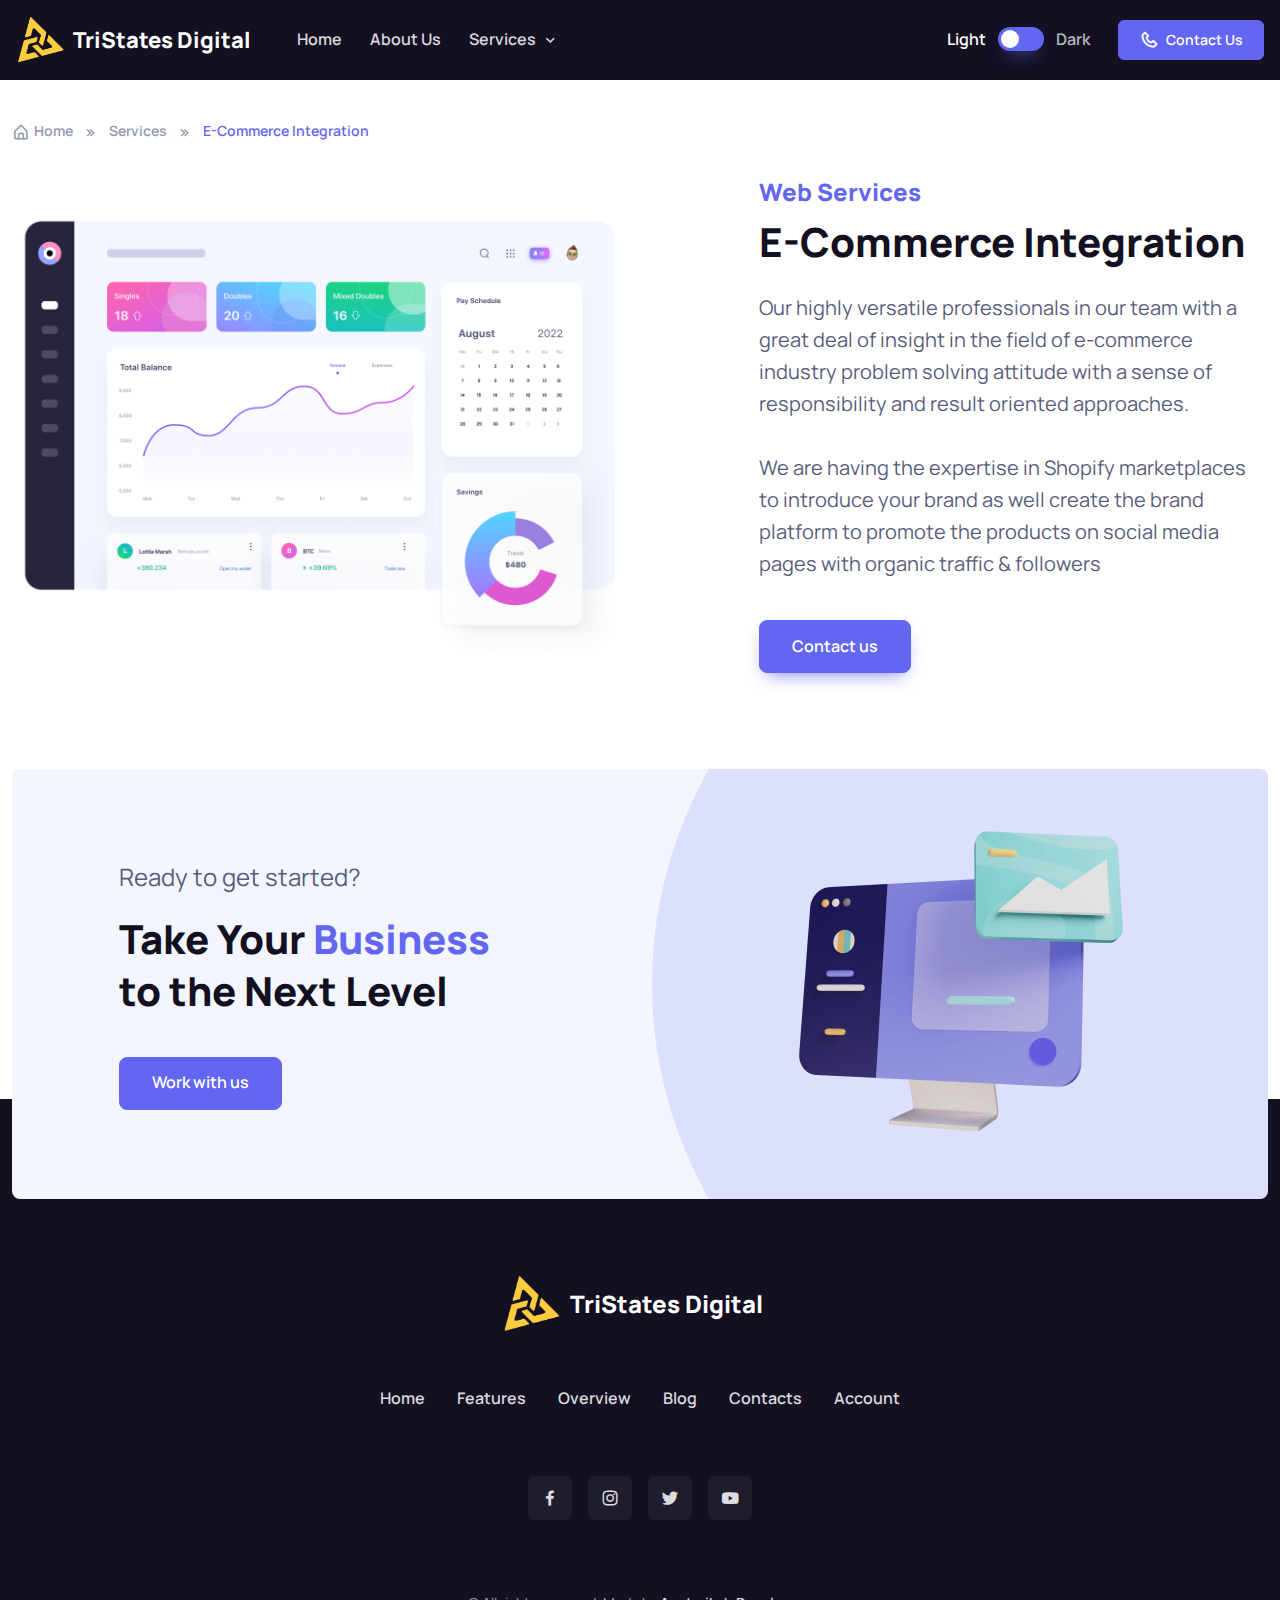
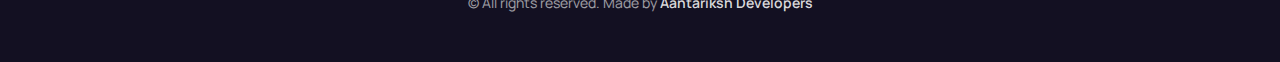
<file: ecommerce.html>
<!DOCTYPE html>
<html lang="en">
  <head>
    <meta charset="utf-8">
    <title>TriStates Digital</title>

    <!-- SEO Meta Tags -->
    <meta name="description" content="">
    <meta name="keywords" content="">
    <meta name="author" content="">

    <!-- Viewport -->
    <meta name="viewport" content="width=device-width, initial-scale=1">

    <!-- Favicon and Touch Icons -->
    <link rel="shortcut icon" href="assets/img/logo.png">
    <meta name="theme-color" content="#ffffff">

    <!-- Vendor Styles -->
    <link rel="stylesheet" media="screen" href="assets/vendor/boxicons/css/boxicons.min.css"/>
    <link rel="stylesheet" media="screen" href="assets/vendor/swiper/swiper-bundle.min.css"/>
    <link rel="stylesheet" media="screen" href="assets/vendor/img-comparison-slider/dist/styles.css"/>

    <!-- Main Theme Styles + Bootstrap -->
    <link rel="stylesheet" media="screen" href="assets/css/theme.min.css">

    <!-- Page loading styles -->
    <style>
      .page-loading {
        position: fixed;
        top: 0;
        right: 0;
        bottom: 0;
        left: 0;
        width: 100%;
        height: 100%;
        -webkit-transition: all .4s .2s ease-in-out;
        transition: all .4s .2s ease-in-out;
        background-color: #fff;
        opacity: 0;
        visibility: hidden;
        z-index: 9999;
      }
      .dark-mode .page-loading {
        background-color: #131022;
      }
      .page-loading.active {
        opacity: 1;
        visibility: visible;
      }
      .page-loading-inner {
        position: absolute;
        top: 50%;
        left: 0;
        width: 100%;
        text-align: center;
        -webkit-transform: translateY(-50%);
        transform: translateY(-50%);
        -webkit-transition: opacity .2s ease-in-out;
        transition: opacity .2s ease-in-out;
        opacity: 0;
      }
      .page-loading.active > .page-loading-inner {
        opacity: 1;
      }
      .page-loading-inner > span {
        display: block;
        font-size: 1rem;
        font-weight: normal;
        color: #9397ad;
      }
      .dark-mode .page-loading-inner > span {
        color: #fff;
        opacity: .6;
      }
      .page-spinner {
        display: inline-block;
        width: 2.75rem;
        height: 2.75rem;
        margin-bottom: .75rem;
        vertical-align: text-bottom;
        border: .15em solid #b4b7c9;
        border-right-color: transparent;
        border-radius: 50%;
        -webkit-animation: spinner .75s linear infinite;
        animation: spinner .75s linear infinite;
      }
      .dark-mode .page-spinner {
        border-color: rgba(255,255,255,.4);
        border-right-color: transparent;
      }
      @-webkit-keyframes spinner {
        100% {
          -webkit-transform: rotate(360deg);
          transform: rotate(360deg);
        }
      }
      @keyframes spinner {
        100% {
          -webkit-transform: rotate(360deg);
          transform: rotate(360deg);
        }
      }
    </style>

    <!-- Theme mode -->
    <script>
      let mode = window.localStorage.getItem('mode'),
          root = document.getElementsByTagName('html')[0];
      if (mode !== null && mode === 'dark') {
        root.classList.add('dark-mode');
      } else {
        root.classList.remove('dark-mode');
      }
    </script>

    <!-- Page loading scripts -->
    <script>
      (function () {
        window.onload = function () {
          const preloader = document.querySelector('.page-loading');
          preloader.classList.remove('active');
          setTimeout(function () {
            preloader.remove();
          }, 1000);
        };
      })();
    </script>
  </head>


  <!-- Body -->
  <body>

    <!-- Page loading spinner -->
    <div class="page-loading active">
      <div class="page-loading-inner">
        <div class="page-spinner"></div><span>Loading...</span>
      </div>
    </div>

    <!-- Page wrapper for sticky footer -->
    <!-- Wraps everything except footer to push footer to the bottom of the page if there is little content -->
    <main class="page-wrapper">


      <!-- Navbar -->
      <!-- Remove "navbar-sticky" class to make navigation bar scrollable with the page -->
      <header class="header navbar navbar-expand-lg navbar-dark bg-dark navbar-sticky">
        <div class="container px-3">
          <a href="index.html" class="navbar-brand pe-3">
            <img src="assets/img/logo.png" width="50" alt="TriStates">
            TriStates Digital
          </a>
          <div id="navbarNav" class="offcanvas offcanvas-end bg-dark">
            <div class="offcanvas-header border-bottom border-light">
              <h5 class="offcanvas-title text-white">Menu</h5>
              <button type="button" class="btn-close btn-close-white" data-bs-dismiss="offcanvas" aria-label="Close"></button>
            </div>
            <div class="offcanvas-body">
              <ul class="navbar-nav me-auto mb-2 mb-lg-0">
                <li class="nav-item">
                  <a href="index.html" class="nav-link">Home</a>
                </li>
                <li class="nav-item">
                  <a href="about.html" class="nav-link">About Us</a>
                </li>
                <li class="nav-item dropdown">
                  <a href="#" class="nav-link dropdown-toggle" data-bs-toggle="dropdown">Services</a>
                  <ul class="dropdown-menu dropdown-menu-dark">
                    <li><a href="web-development.html" class="dropdown-item">Website Development</a></li>
                    <li><a href="web-hosting.html" class="dropdown-item">Website Hosting</a></li>
                    <li><a href="ecommerce.html" class="dropdown-item">E-Commerce Integration</a></li>
                    <li><a href="graphic-design.html" class="dropdown-item">Graphic Designing</a></li>
                    <li><a href="social-media.html" class="dropdown-item">Social Media Marketing</a></li>
                    <li><a href="digital-marketing.html" class="dropdown-item">Digital Marketing</a></li>
                  </ul>
                </li>
              </ul>
            </div>
            <div class="offcanvas-footer border-top border-light">
              <a href="contact.html" class="btn btn-primary w-100">
                <i class="bx bx-phone fs-4 lh-1 me-1"></i>
                &nbsp;Contact Us
              </a>
            </div>      
          </div>
          <div class="dark-mode pe-lg-1 ms-auto me-4">
            <div class="form-check form-switch mode-switch" data-bs-toggle="mode">
              <input type="checkbox" class="form-check-input" id="theme-mode">
              <label class="form-check-label d-none d-sm-block" for="theme-mode">Light</label>
              <label class="form-check-label d-none d-sm-block" for="theme-mode">Dark</label>
            </div>
          </div>
          <button type="button" class="navbar-toggler" data-bs-toggle="offcanvas" data-bs-target="#navbarNav" aria-controls="navbarNav" aria-expanded="false" aria-label="Toggle navigation">
            <span class="navbar-toggler-icon"></span>
          </button>
          <a href="contact.html" class="btn btn-primary btn-sm fs-sm rounded d-none d-lg-inline-flex">
            <i class="bx bx-phone fs-5 lh-1 me-1"></i>
            &nbsp;Contact Us
          </a>
        </div>
      </header>


      <!-- Breadcrumb -->
      <nav class="container py-4 mb-lg-2 mt-lg-3" aria-label="breadcrumb">
        <ol class="breadcrumb justify-content-center justify-content-md-start mb-0">
          <li class="breadcrumb-item">
            <a href="index.html"><i class="bx bx-home-alt fs-lg me-1"></i>Home</a>
          </li>
          <li class="breadcrumb-item">
            <a href="services-v1.html">Services</a>
          </li>
          <li class="breadcrumb-item active" aria-current="page">E-Commerce Integration</li>
        </ol>
      </nav>


      <!-- Page title + Image -->
      <section class="container pb-5 mb-md-3 mb-lg-5">
        <div class="row align-items-center">
          <div class="col-xl-5 col-md-6 offset-xl-1 order-md-2 text-center text-md-start mb-3 mb-sm-0">
            <h2 class="h4 text-primary mb-2">Web Services</h2>
            <h1 class="mb-4">E-Commerce Integration</h1>
            <p class="fs-xl d-md-none d-lg-block pb-2 pb-md-4 mb-lg-3">
              Our highly versatile professionals in our team with a great deal of insight in the field of e-commerce
              industry problem solving attitude with a sense of responsibility and result oriented approaches.
              <br><br>
              We are having the expertise in Shopify marketplaces to introduce your brand as well create the brand
              platform to promote the products on social media pages with organic traffic & followers
            </p>
            <a href="contacts-v2.html" class="btn btn-primary shadow-primary btn-lg">Contact us</a>
          </div>
          <div class="col-md-6 order-md-1">
            <img src="assets/img/services/single/dashboard.png" alt="Image">
          </div>
        </div>
      </section>


      <!-- CTA -->
      <section class="container position-relative zindex-2">
        <div class="bg-secondary rounded-3 overflow-hidden">
          <div class="row align-items-center">
            <div class="col-xl-4 col-md-5 offset-lg-1">
              <div class="pt-5 pb-3 pb-md-5 px-4 px-lg-0 text-center text-md-start">
                <p class="lead mb-3">Ready to get started?</p>
                <h2 class="h1 pb-3 pb-sm-4">Take Your <span class="text-primary">Business</span> to&nbsp;the Next Level</h2>
                <a href="#" class="btn btn-primary btn-lg">Work with us</a>
              </div>
            </div>
            <div class="col-lg-6 col-md-7 offset-xl-1">
              <div class="position-relative d-flex flex-column align-items-center justify-content-center h-100">
                <svg class="d-none d-md-block position-absolute top-50 start-0 translate-middle-y" width="868" height="868" style="min-width: 868px;" viewBox="0 0 868 868" fill="none" xmlns="http://www.w3.org/2000/svg"><circle opacity="0.15" cx="434" cy="434" r="434" fill="#6366F1"></circle></svg>
                <img src="assets/img/about/cta.png" class="position-relative zindex-3 mb-2 my-lg-4" width="382" alt="Illustration">
              </div>
            </div>
          </div>
        </div>
      </section>
    </main>


    <!-- Footer -->
    <footer class="footer bg-dark dark-mode pt-5 pb-4 pb-lg-5" style="margin-top: -100px">
      <div style="height: 100px;"></div>
      <div class="container text-center pt-lg-4">
        <div class="navbar-brand justify-content-center text-dark mb-2 mb-lg-4">
          <img src="assets/img/logo.png" class="me-2" width="60" alt="TriStates Digital">
          <span class="fs-4">TriStates Digital</span>
        </div>
        <ul class="nav justify-content-center pt-3 pb-4">
          <li class="nav-item"><a href="#" class="nav-link">Home</a></li>
          <li class="nav-item"><a href="#" class="nav-link">Features</a></li>
          <li class="nav-item"><a href="#" class="nav-link">Overview</a></li>
          <li class="nav-item"><a href="#" class="nav-link">Blog</a></li>
          <li class="nav-item"><a href="#" class="nav-link">Contacts</a></li>
          <li class="nav-item"><a href="#" class="nav-link">Account</a></li>
        </ul>

        <div class="d-flex justify-content-center pt-4 mt-lg-2">
          <a href="#" class="btn btn-icon btn-secondary btn-facebook mx-2">
            <i class="bx bxl-facebook"></i>
          </a>
          <a href="#" class="btn btn-icon btn-secondary btn-instagram mx-2">
            <i class="bx bxl-instagram"></i>
          </a>
          <a href="#" class="btn btn-icon btn-secondary btn-twitter mx-2">
            <i class="bx bxl-twitter"></i>
          </a>
          <a href="#" class="btn btn-icon btn-secondary btn-youtube mx-2">
            <i class="bx bxl-youtube"></i>
          </a>
        </div>
        <p class="fs-sm text-center pt-5 mt-lg-4 mb-0">
          <span class="text-light opacity-60">&copy; All rights reserved. Made by </span>
          <a class="nav-link d-inline-block p-0" href="https://aantariksh.com/" target="_blank" rel="noopener">Aantariksh Developers</a>
        </p>
      </div>
    </footer>


    <!-- Back to top button -->
    <a href="#top" class="btn-scroll-top" data-scroll>
      <span class="btn-scroll-top-tooltip text-muted fs-sm me-2">Top</span>
      <i class="btn-scroll-top-icon bx bx-chevron-up"></i>
    </a>


    <!-- Vendor Scripts -->
    <script src="assets/vendor/bootstrap/dist/js/bootstrap.bundle.min.js"></script>
    <script src="assets/vendor/smooth-scroll/dist/smooth-scroll.polyfills.min.js"></script>
    <script src="assets/vendor/swiper/swiper-bundle.min.js"></script>

    <!-- Main Theme Script -->
    <script src="assets/js/theme.min.js"></script>
  </body>
</html>
</file>
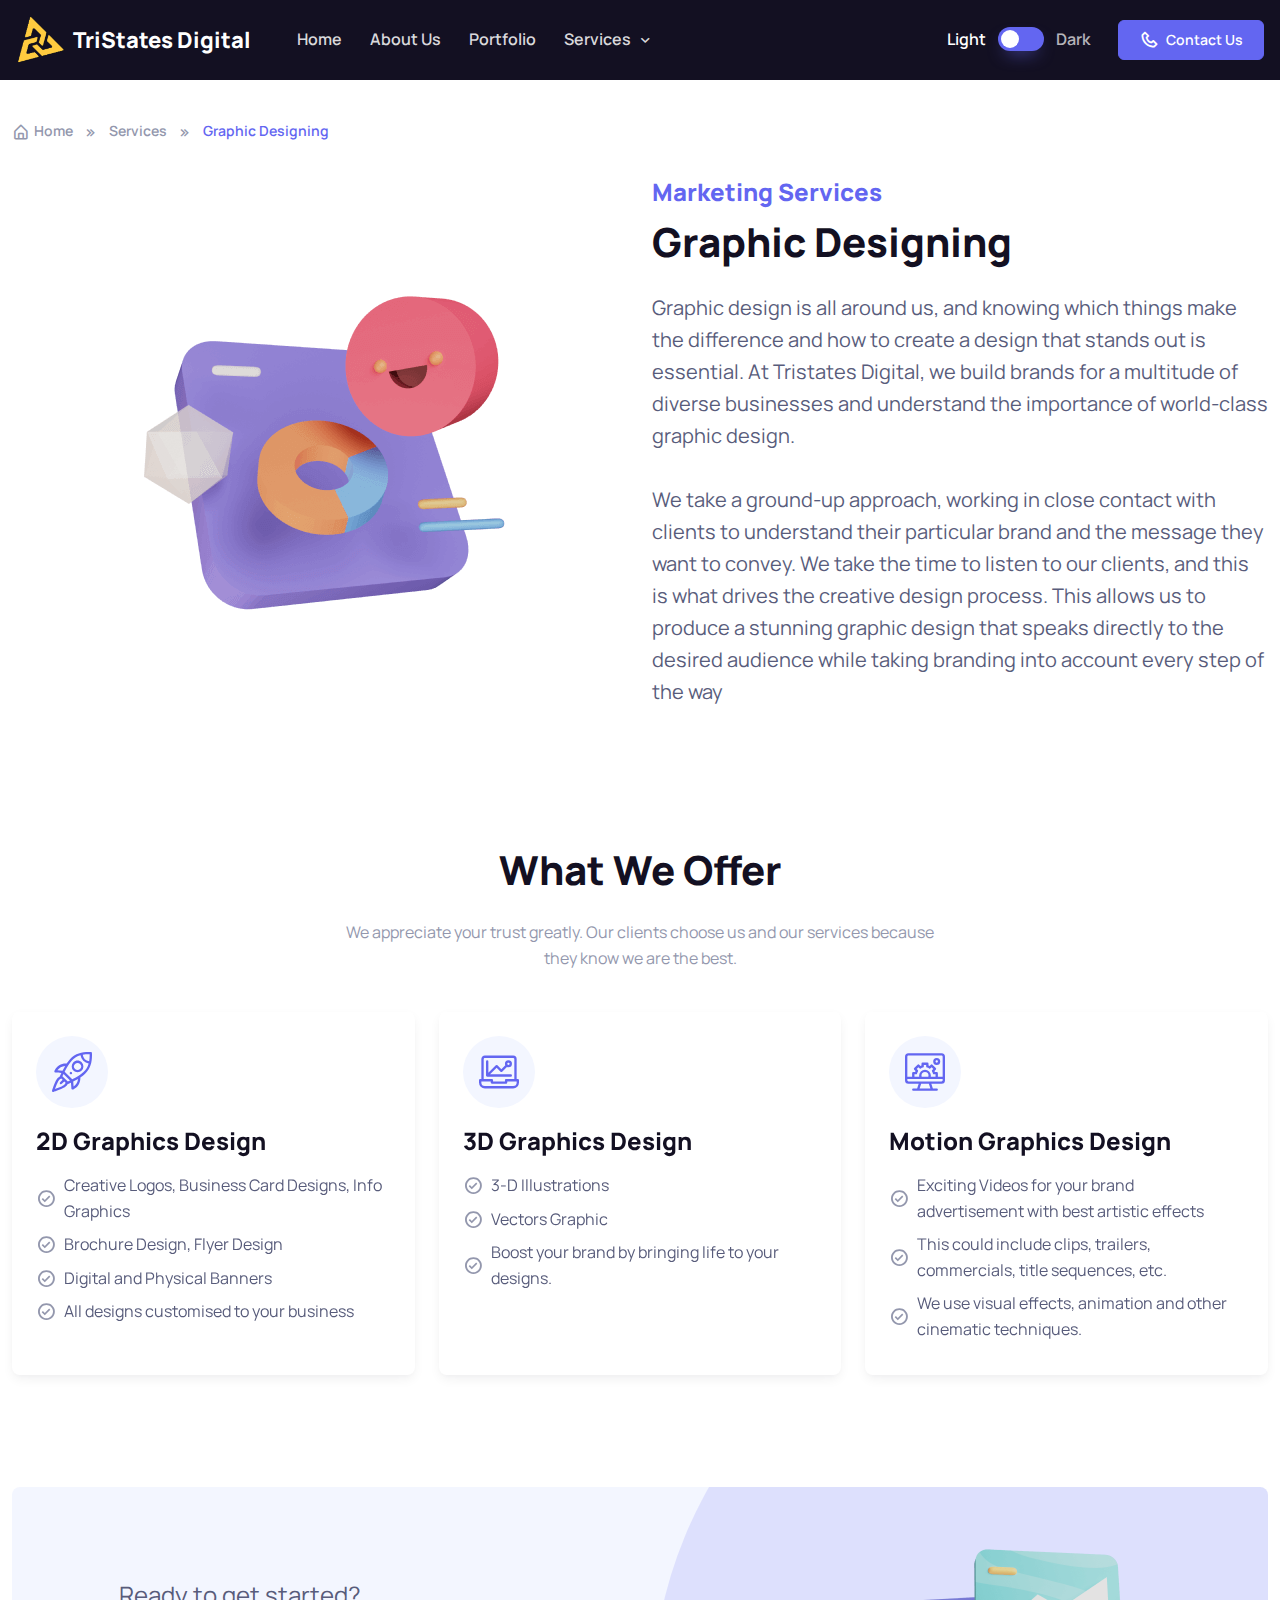
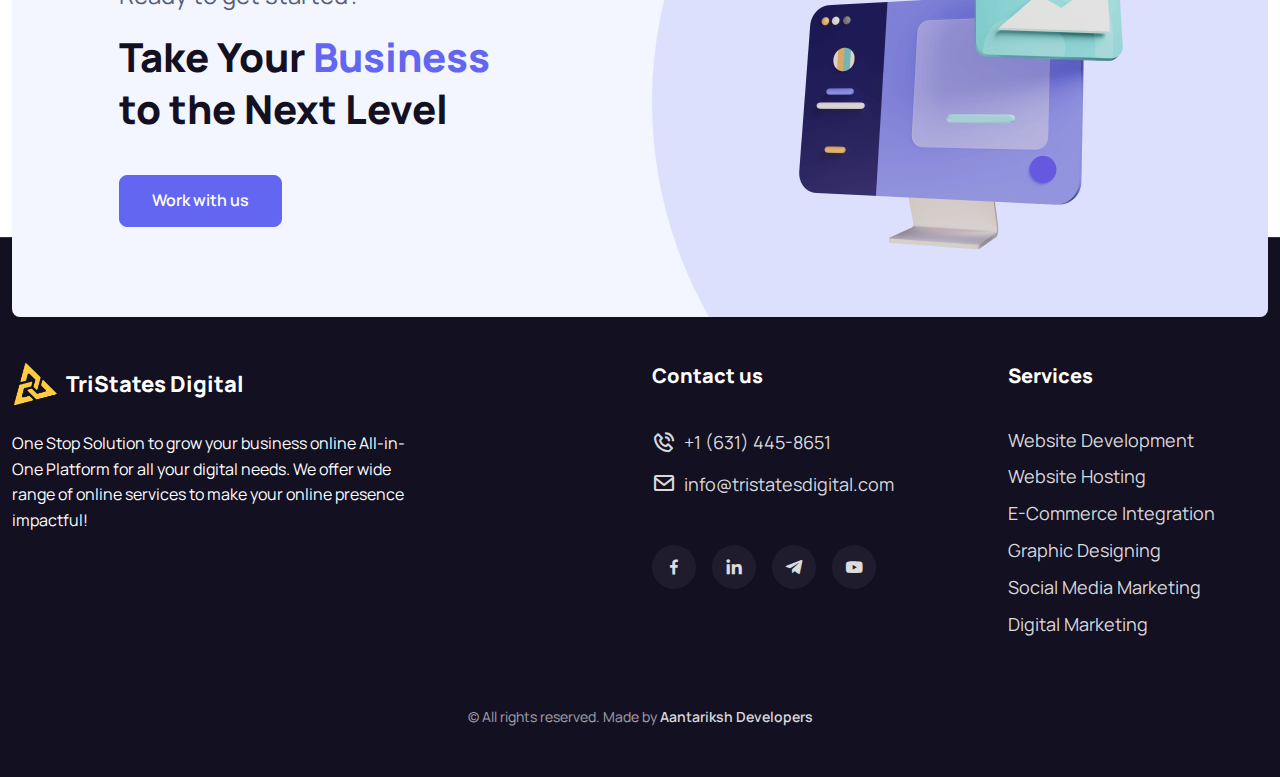
<file: graphic-design.html>
<!DOCTYPE html>
<html lang="en">
  <head>
    <meta charset="utf-8">
    <title>TriStates Digital</title>

    <!-- SEO Meta Tags -->
    <meta name="description" content="">
    <meta name="keywords" content="">
    <meta name="author" content="">

    <!-- Viewport -->
    <meta name="viewport" content="width=device-width, initial-scale=1">

    <!-- Favicon and Touch Icons -->
    <link rel="shortcut icon" href="assets/img/logo.png">
    <meta name="theme-color" content="#ffffff">

    <!-- Vendor Styles -->
    <link rel="stylesheet" media="screen" href="assets/vendor/boxicons/css/boxicons.min.css"/>
    <link rel="stylesheet" media="screen" href="assets/vendor/swiper/swiper-bundle.min.css"/>
    <link rel="stylesheet" media="screen" href="assets/vendor/img-comparison-slider/dist/styles.css"/>

    <!-- Main Theme Styles + Bootstrap -->
    <link rel="stylesheet" media="screen" href="assets/css/theme.min.css">

    <!-- Page loading styles -->
    <style>
      .page-loading {
        position: fixed;
        top: 0;
        right: 0;
        bottom: 0;
        left: 0;
        width: 100%;
        height: 100%;
        -webkit-transition: all .4s .2s ease-in-out;
        transition: all .4s .2s ease-in-out;
        background-color: #fff;
        opacity: 0;
        visibility: hidden;
        z-index: 9999;
      }
      .dark-mode .page-loading {
        background-color: #131022;
      }
      .page-loading.active {
        opacity: 1;
        visibility: visible;
      }
      .page-loading-inner {
        position: absolute;
        top: 50%;
        left: 0;
        width: 100%;
        text-align: center;
        -webkit-transform: translateY(-50%);
        transform: translateY(-50%);
        -webkit-transition: opacity .2s ease-in-out;
        transition: opacity .2s ease-in-out;
        opacity: 0;
      }
      .page-loading.active > .page-loading-inner {
        opacity: 1;
      }
      .page-loading-inner > span {
        display: block;
        font-size: 1rem;
        font-weight: normal;
        color: #9397ad;
      }
      .dark-mode .page-loading-inner > span {
        color: #fff;
        opacity: .6;
      }
      .page-spinner {
        display: inline-block;
        width: 2.75rem;
        height: 2.75rem;
        margin-bottom: .75rem;
        vertical-align: text-bottom;
        border: .15em solid #b4b7c9;
        border-right-color: transparent;
        border-radius: 50%;
        -webkit-animation: spinner .75s linear infinite;
        animation: spinner .75s linear infinite;
      }
      .dark-mode .page-spinner {
        border-color: rgba(255,255,255,.4);
        border-right-color: transparent;
      }
      @-webkit-keyframes spinner {
        100% {
          -webkit-transform: rotate(360deg);
          transform: rotate(360deg);
        }
      }
      @keyframes spinner {
        100% {
          -webkit-transform: rotate(360deg);
          transform: rotate(360deg);
        }
      }
    </style>

    <!-- Theme mode -->
    <script>
      let mode = window.localStorage.getItem('mode'),
          root = document.getElementsByTagName('html')[0];
      if (mode !== null && mode === 'dark') {
        root.classList.add('dark-mode');
      } else {
        root.classList.remove('dark-mode');
      }
    </script>

    <!-- Page loading scripts -->
    <script>
      (function () {
        window.onload = function () {
          const preloader = document.querySelector('.page-loading');
          preloader.classList.remove('active');
          setTimeout(function () {
            preloader.remove();
          }, 1000);
        };
      })();
    </script>
  </head>


  <!-- Body -->
  <body>

    <!-- Page loading spinner -->
    <div class="page-loading active">
      <div class="page-loading-inner">
        <div class="page-spinner"></div><span>Loading...</span>
      </div>
    </div>

    <!-- Page wrapper for sticky footer -->
    <!-- Wraps everything except footer to push footer to the bottom of the page if there is little content -->
    <main class="page-wrapper">


      <!-- Navbar -->
      <!-- Remove "navbar-sticky" class to make navigation bar scrollable with the page -->
      <header class="header navbar navbar-expand-lg navbar-dark bg-dark navbar-sticky">
        <div class="container px-3">
          <a href="index.html" class="navbar-brand pe-3">
            <img src="assets/img/logo.png" width="50" alt="TriStates">
            TriStates Digital
          </a>
          <div id="navbarNav" class="offcanvas offcanvas-end bg-dark">
            <div class="offcanvas-header border-bottom border-light">
              <h5 class="offcanvas-title text-white">Menu</h5>
              <button type="button" class="btn-close btn-close-white" data-bs-dismiss="offcanvas" aria-label="Close"></button>
            </div>
            <div class="offcanvas-body">
              <ul class="navbar-nav me-auto mb-2 mb-lg-0">
                <li class="nav-item">
                  <a href="index.html" class="nav-link">Home</a>
                </li>
                <li class="nav-item">
                  <a href="about.html" class="nav-link">About Us</a>
                </li>
                <li class="nav-item">
                  <a href="portfolio.html" class="nav-link">Portfolio</a>
                </li>
                <li class="nav-item dropdown">
                  <a href="#" class="nav-link dropdown-toggle" data-bs-toggle="dropdown">Services</a>
                  <ul class="dropdown-menu dropdown-menu-dark">
                    <li><a href="web-development.html" class="dropdown-item">Website Development</a></li>
                    <li><a href="web-hosting.html" class="dropdown-item">Website Hosting</a></li>
                    <li><a href="ecommerce.html" class="dropdown-item">E-Commerce Integration</a></li>
                    <li><a href="graphic-design.html" class="dropdown-item">Graphic Designing</a></li>
                    <li><a href="social-media.html" class="dropdown-item">Social Media Marketing</a></li>
                    <li><a href="digital-marketing.html" class="dropdown-item">Digital Marketing</a></li>
                  </ul>
                </li>
              </ul>
            </div>
            <div class="offcanvas-footer border-top border-light">
              <a href="contact.html" class="btn btn-primary w-100">
                <i class="bx bx-phone fs-4 lh-1 me-1"></i>
                &nbsp;Contact Us
              </a>
            </div>      
          </div>
          <div class="dark-mode pe-lg-1 ms-auto me-4">
            <div class="form-check form-switch mode-switch" data-bs-toggle="mode">
              <input type="checkbox" class="form-check-input" id="theme-mode">
              <label class="form-check-label d-none d-sm-block" for="theme-mode">Light</label>
              <label class="form-check-label d-none d-sm-block" for="theme-mode">Dark</label>
            </div>
          </div>
          <button type="button" class="navbar-toggler" data-bs-toggle="offcanvas" data-bs-target="#navbarNav" aria-controls="navbarNav" aria-expanded="false" aria-label="Toggle navigation">
            <span class="navbar-toggler-icon"></span>
          </button>
          <a href="contact.html" class="btn btn-primary btn-sm fs-sm rounded d-none d-lg-inline-flex">
            <i class="bx bx-phone fs-5 lh-1 me-1"></i>
            &nbsp;Contact Us
          </a>
        </div>
      </header>


      <!-- Breadcrumb -->
      <nav class="container py-4 mb-lg-2 mt-lg-3" aria-label="breadcrumb">
        <ol class="breadcrumb justify-content-center justify-content-md-start mb-0">
          <li class="breadcrumb-item">
            <a href="index.html"><i class="bx bx-home-alt fs-lg me-1"></i>Home</a>
          </li>
          <li class="breadcrumb-item">
            <a href="services-v1.html">Services</a>
          </li>
          <li class="breadcrumb-item active" aria-current="page">Graphic Designing</li>
        </ol>
      </nav>


      <!-- Page title + Image -->
      <section class="container pb-5 mb-md-3 mb-lg-5">
        <div class="row align-items-center">
          <div class="col-md-6 order-md-2 text-center text-md-start mb-3 mb-sm-0">
            <h2 class="h4 text-primary mb-2">Marketing Services</h2>
            <h1 class="mb-4">Graphic Designing</h1>
            <p class="fs-xl d-md-none d-lg-block pb-2 pb-md-4 mb-lg-3">
              Graphic design is all around us, and knowing which things make the difference and how to create a
              design that stands out is essential. At Tristates Digital, we build brands for a multitude of diverse
              businesses and understand the importance of world-class graphic design.
              <br><br>
              We take a ground-up approach, working in close contact with clients to understand their particular
              brand and the message they want to convey. We take the time to listen to our clients, and this is what
              drives the creative design process. This allows us to produce a stunning graphic design that speaks
              directly to the desired audience while taking branding into account every step of the way
            </p>
          </div>
          <div class="col-md-6 text-center order-md-1">
            <img src="assets/img/services/graphic.png" alt="Image">
          </div>
        </div>
      </section>


      <!-- Services -->
      <section class="container pb-5 mb-md-3 mb-lg-5">
        <div class="row justify-content-center text-center">
          <div class="col-xl-6 col-lg-7 col-md-8 col-sm-10">
            <h2 class="h1 mb-4">What We Offer</h2>
            <p class="text-muted mb-3 mb-lg-4">We appreciate your trust greatly. Our clients choose us and our services because they know we are the best.</p>
          </div>
        </div>
        

        <!-- Swiper slider -->
        <div class="swiper swiper-nav-onhover mx-n2" data-swiper-options='{
          "slidesPerView": 1,
          "spaceBetween": 8,
          "pagination": {
            "el": ".swiper-pagination",
            "clickable": true
          },
          "breakpoints": {
            "0": {
              "slidesPerView": 1
            },
            "560": {
              "slidesPerView": 2
            },
            "992": {
              "slidesPerView": 3
            }
          }
        }'>
          <div class="swiper-wrapper">

            <!-- Item -->
            <div class="swiper-slide h-auto py-3">
              <div class="card border-0 shadow-sm card-hover card-hover-primary h-100 mx-2">
                <div class="card-body">
                  <div class="d-table position-relative p-3 mb-3">
                    <span class="position-absolute top-0 start-0 w-100 h-100 bg-secondary rounded-circle"></span>
                    <div class="text-primary position-relative zindex-5">
                      <svg class="" xmlns="http://www.w3.org/2000/svg" width="40" height="40" fill="none"><g clip-path="url(#A)" fill="currentColor"><path d="M29.699 18.609a5.87 5.87 0 0 0 0-8.286c-2.29-2.29-5.996-2.29-8.286 0a5.87 5.87 0 0 0 0 8.286c2.29 2.29 5.996 2.29 8.286 0zM23.07 11.98c1.374-1.374 3.598-1.374 4.972 0a3.52 3.52 0 0 1 0 4.972c-1.374 1.374-3.598 1.374-4.972 0a3.52 3.52 0 0 1 0-4.972zM.054 38.476a1.17 1.17 0 0 0 1.467 1.471c1.017-.318 10.012-3.172 12.434-5.594.649-.649 1.177-1.382 1.567-2.167a1.15 1.15 0 0 0 .602-.124l2.839-1.427.43 5.754c.002.875.925 1.433 1.699 1.044.292-.194 3.324-1.302 5.46-4.766 1.186-1.923 1.805-4.134 1.805-6.394v-.805c1.764-1.141 3.406-2.36 4.752-3.66 5.822-5.621 7.137-12.54 6.856-20.64C39.944.553 39.45.059 38.834.037c-8.098-.281-15.018 1.033-20.64 6.856-1.274 1.32-2.471 2.868-3.593 4.593h-.975c-4.561 0-8.803 2.607-10.879 6.762l-.281.56a1.17 1.17 0 0 0 1.044 1.699c.665.002-.361-.045 5.868.512l-1.437 2.86a1.17 1.17 0 0 0-.124.633c-.777.389-1.504.913-2.147 1.557C3.247 28.487.374 37.461.054 38.476zm15.765-8.889l-5.407-5.406 1.106-2.208 6.509 6.509-2.208 1.106zm5.798 4.883l-.395-4.977A102.77 102.77 0 0 0 26 26.911c-.197 3.096-1.816 5.873-4.383 7.559zM37.65 2.35c.039 2.56-.109 4.825-.466 6.863a7.51 7.51 0 0 1-6.397-6.397c2.037-.357 4.303-.505 6.862-.466zM19.88 8.519c2.455-2.543 5.194-4.229 8.616-5.187a9.84 9.84 0 0 0 2.771 5.401 9.84 9.84 0 0 0 5.401 2.771c-.959 3.422-2.644 6.161-5.187 8.616-2.837 2.74-7.2 5.175-11.251 7.249l-7.598-7.599c2.074-4.051 4.509-8.413 7.249-11.251zM5.415 18.297c1.715-2.623 4.567-4.26 7.738-4.409-.939 1.61-1.819 3.271-2.641 4.879l-5.096-.47zm3.905 8.106l1.32 1.32-2.486 2.486a1.172 1.172 0 1 0 1.657 1.657l2.486-2.486 1.32 1.32c-.281.723-.729 1.404-1.32 1.994-1.343 1.343-6.052 3.17-9.274 4.286 1.122-3.215 2.957-7.913 4.302-9.257a5.81 5.81 0 0 1 1.994-1.32zm10.415-6.138a1.172 1.172 0 1 0-1.657 1.657 1.172 1.172 0 1 0 1.657-1.657z"/></g><defs><clipPath id="A"><path fill="#fff" d="M0 0h40v40H0z"/></clipPath></defs></svg>
                    </div>
                  </div>
                  <h3 class="h4">2D Graphics Design</h3>
                  <ul class="list-unstyled mb-0">
                    <li class="d-flex align-items-center mb-2">
                      <i class="bx bx-check-circle fs-xl text-muted me-2"></i>
                      Creative Logos, Business Card Designs, Info Graphics
                    </li>
                    <li class="d-flex align-items-center mb-2">
                      <i class="bx bx-check-circle fs-xl text-muted me-2"></i>
                      Brochure Design, Flyer Design
                    </li>
                    <li class="d-flex align-items-center mb-2">
                      <i class="bx bx-check-circle fs-xl text-muted me-2"></i>
                      Digital and Physical Banners
                    </li>
                    <li class="d-flex align-items-center mb-2">
                      <i class="bx bx-check-circle fs-xl text-muted me-2"></i>
                      All designs customised to your business
                    </li>
                  </ul>
                </div>
              </div>
            </div>

            <!-- Item -->
            <div class="swiper-slide h-auto py-3">
              <div class="card border-0 shadow-sm card-hover card-hover-primary h-100 mx-2">
                <div class="card-body">
                  <div class="d-table position-relative p-3 mb-3">
                    <span class="position-absolute top-0 start-0 w-100 h-100 bg-secondary rounded-circle"></span>
                    <div class="text-primary position-relative zindex-5">
                      <svg xmlns="http://www.w3.org/2000/svg" width="40" height="40" fill="currentColor"><path d="M38.828 27.031h-1.172V7.109a3.52 3.52 0 0 0-3.516-3.516H5.859c-1.938 0-3.508 1.577-3.508 3.516v19.922H1.18A1.18 1.18 0 0 0 0 28.203v2.344a5.87 5.87 0 0 0 5.859 5.859H34.14A5.87 5.87 0 0 0 40 30.547v-2.344a1.17 1.17 0 0 0-1.172-1.172zM4.688 7.109c0-.646.526-1.172 1.172-1.172h28.281a1.18 1.18 0 0 1 1.18 1.172v19.922H27.11c-.647 0-1.164.525-1.164 1.172v.002 1.17H14.063v-1.172a1.17 1.17 0 0 0-1.172-1.172H4.688V7.109zm32.977 23.438a3.53 3.53 0 0 1-3.524 3.516H5.859a3.52 3.52 0 0 1-3.516-3.516v-1.172h9.383v1.172c0 .647.517 1.172 1.164 1.172h14.219a1.17 1.17 0 0 0 1.172-1.172v-1.172h9.383v1.172zm-4.696-7.031a1.17 1.17 0 0 0-1.172-1.172H11.049l6.604-6.549 3.862 3.862a1.17 1.17 0 0 0 1.651.006l4.765-4.697c.46.222.977.347 1.522.347a3.52 3.52 0 0 0 3.516-3.516 3.52 3.52 0 0 0-3.516-3.516 3.52 3.52 0 0 0-3.516 3.516c0 .539.122 1.051.34 1.508l-3.928 3.872-3.865-3.865a1.17 1.17 0 0 0-1.654-.004l-7.456 7.394V9.453a1.172 1.172 0 0 0-2.344 0v14.062c0 .653.534 1.172 1.172 1.172h.001 23.593a1.17 1.17 0 0 0 1.172-1.172zm-3.516-12.891c.646 0 1.172.526 1.172 1.172s-.526 1.172-1.172 1.172-1.172-.526-1.172-1.172.526-1.172 1.172-1.172z"/></svg>
                    </div>
                  </div>
                  <h3 class="h4">3D Graphics Design</h3>
                  <ul class="list-unstyled mb-0">
                    <li class="d-flex align-items-center mb-2">
                      <i class="bx bx-check-circle fs-xl text-muted me-2"></i>
                      3-D Illustrations
                    </li>
                  </ul>
                  <ul class="list-unstyled mb-0">
                    <li class="d-flex align-items-center mb-2">
                      <i class="bx bx-check-circle fs-xl text-muted me-2"></i>
                      Vectors Graphic
                    </li>
                  </ul>
                  <ul class="list-unstyled mb-0">
                    <li class="d-flex align-items-center mb-2">
                      <i class="bx bx-check-circle fs-xl text-muted me-2"></i>
                      Boost your brand by bringing life to your designs.
                    </li>
                  </ul>
                </div>
              </div>
            </div>

            <!-- Item -->
            <div class="swiper-slide h-auto py-3">
              <div class="card border-0 shadow-sm card-hover card-hover-primary h-100 mx-2">
                <div class="card-body">
                  <div class="d-table position-relative p-3 mb-3">
                    <span class="position-absolute top-0 start-0 w-100 h-100 bg-secondary rounded-circle"></span>
                    <div class="text-primary position-relative zindex-5">
                      <svg xmlns="http://www.w3.org/2000/svg" width="40" height="40" fill="currentColor"><path d="M36.484 1.25H3.516A3.52 3.52 0 0 0 0 4.766v23.437a3.52 3.52 0 0 0 3.516 3.516h10.171l-1.562 4.687H8.281a1.172 1.172 0 1 0 0 2.344h23.438a1.172 1.172 0 1 0 0-2.344h-3.843l-1.562-4.687h10.171A3.52 3.52 0 0 0 40 28.203V4.766a3.52 3.52 0 0 0-3.516-3.516zm-21.89 35.156l1.563-4.687h7.686l1.563 4.687H14.595zm23.062-8.203c0 .646-.526 1.172-1.172 1.172H3.516c-.646 0-1.172-.526-1.172-1.172v-1.172h35.312v1.172zM12.78 17.952l-1.066-1.066 1.657-1.657 1.066 1.066a1.17 1.17 0 0 0 1.424.181c.659-.388 1.362-.681 2.089-.869a1.17 1.17 0 0 0 .878-1.134V12.97h2.344v1.503a1.17 1.17 0 0 0 .878 1.134 8.13 8.13 0 0 1 2.089.87 1.17 1.17 0 0 0 1.424-.181l1.066-1.066 1.657 1.657-1.066 1.066a1.17 1.17 0 0 0-.181 1.424 8.09 8.09 0 0 1 .869 2.09 1.17 1.17 0 0 0 1.134.878h1.503v2.344h-4.806a5.88 5.88 0 0 0 .118-1.172A5.87 5.87 0 0 0 20 17.656a5.87 5.87 0 0 0-5.859 5.859 5.88 5.88 0 0 0 .118 1.172H9.453v-2.344h1.503a1.17 1.17 0 0 0 1.135-.878c.188-.728.481-1.431.869-2.09a1.17 1.17 0 0 0-.181-1.424zm10.736 5.563a3.53 3.53 0 0 1-.201 1.172h-6.628a3.53 3.53 0 0 1-.201-1.172A3.52 3.52 0 0 1 20 20a3.52 3.52 0 0 1 3.516 3.516zm14.141 1.172h-4.766v-3.516A1.17 1.17 0 0 0 31.719 20h-1.81a10.5 10.5 0 0 0-.418-1.003l1.282-1.282a1.17 1.17 0 0 0 0-1.657l-3.314-3.315a1.17 1.17 0 0 0-1.657 0l-1.282 1.282c-.328-.157-.663-.296-1.003-.418v-1.811a1.17 1.17 0 0 0-1.172-1.172h-4.688a1.17 1.17 0 0 0-1.172 1.172v1.811a10.3 10.3 0 0 0-1.003.418L14.2 12.743a1.17 1.17 0 0 0-1.657 0l-3.314 3.315a1.17 1.17 0 0 0 0 1.657l1.281 1.282A10.46 10.46 0 0 0 10.092 20H8.281a1.17 1.17 0 0 0-1.172 1.172v3.516H2.344V4.766c0-.646.526-1.172 1.172-1.172h32.969c.646 0 1.172.526 1.172 1.172v19.922zM31.719 5.938a3.52 3.52 0 0 0-3.516 3.516 3.52 3.52 0 0 0 3.516 3.516 3.52 3.52 0 0 0 3.516-3.516 3.52 3.52 0 0 0-3.516-3.516zm0 4.688c-.646 0-1.172-.526-1.172-1.172s.526-1.172 1.172-1.172 1.172.526 1.172 1.172-.526 1.172-1.172 1.172z"/></svg>
                    </div>
                  </div>
                  <h3 class="h4">Motion Graphics Design</h3>
                  <ul class="list-unstyled mb-0">
                    <li class="d-flex align-items-center mb-2">
                      <i class="bx bx-check-circle fs-xl text-muted me-2"></i>
                        Exciting Videos for your brand advertisement with best artistic effects 
                    </li>
                  </ul>
                  <ul class="list-unstyled mb-0">
                    <li class="d-flex align-items-center mb-2">
                      <i class="bx bx-check-circle fs-xl text-muted me-2"></i>
                      This could include clips, trailers, commercials, title sequences, etc. 
                    </li>
                  </ul>
                  <ul class="list-unstyled mb-0">
                    <li class="d-flex align-items-center mb-2">
                      <i class="bx bx-check-circle fs-xl text-muted me-2"></i>
                      We use visual effects, animation and other cinematic techniques.
                    </li>
                  </ul>
                </div>
              </div>
            </div>
          </div>

          <!-- Pagination (bullets) -->
          <div class="swiper-pagination position-relative d-lg-none pt-2 pt-sm-3 mt-4"></div>
        </div>
      </section>

      <!-- CTA -->
      <section class="container position-relative zindex-2">
        <div class="bg-secondary rounded-3 overflow-hidden">
          <div class="row align-items-center">
            <div class="col-xl-4 col-md-5 offset-lg-1">
              <div class="pt-5 pb-3 pb-md-5 px-4 px-lg-0 text-center text-md-start">
                <p class="lead mb-3">Ready to get started?</p>
                <h2 class="h1 pb-3 pb-sm-4">Take Your <span class="text-primary">Business</span> to&nbsp;the Next Level</h2>
                <a href="contact.html" class="btn btn-primary btn-lg">Work with us</a>
              </div>
            </div>
            <div class="col-lg-6 col-md-7 offset-xl-1">
              <div class="position-relative d-flex flex-column align-items-center justify-content-center h-100">
                <svg class="d-none d-md-block position-absolute top-50 start-0 translate-middle-y" width="868" height="868" style="min-width: 868px;" viewBox="0 0 868 868" fill="none" xmlns="http://www.w3.org/2000/svg"><circle opacity="0.15" cx="434" cy="434" r="434" fill="#6366F1"></circle></svg>
                <img src="assets/img/about/cta.png" class="position-relative zindex-3 mb-2 my-lg-4" width="382" alt="Illustration">
              </div>
            </div>
          </div>
        </div>
      </section>
    </main>


    <!-- Footer -->
    <footer class="footer dark-mode bg-dark border-top border-light pb-5" style="margin-top: -80px;padding-top: 100px;">
      <div class="container pt-2 pt-sm-4">
        <div class="row">
          <div class="col-md-6 col-lg-5 col-xl-4 pb-2 pb-sm-3 pb-md-0 mb-4 mb-md-0">
            <div class="navbar-brand text-dark p-0 me-0 mb-3 mb-lg-4">
              <img src="assets/img/logo.png" width="47">
              TriStates Digital
            </div>
            <p class="mb-0 text-white">One Stop Solution to grow your business online
              All-in-One Platform for all your digital needs.
              We offer wide range of online services to make your online presence impactful!</p>
          </div>
          <div class="col-md-6 col-xxl-5 offset-lg-1 offset-xl-2 offset-xxl-3">
            <div class="row row-cols-1 row-cols-sm-2">
              <div class="col pb-2 pb-sm-0 mb-4 mb-sm-0">
                <h3 class="h5 pb-1 pb-sm-2 pb-lg-3">Contact us</h3>
                <ul class="nav flex-column mb-3">
                  <li>
                    <a href="tel:+16314458651" class="nav-link fs-lg fw-normal px-0 py-1">
                      <i class="bx bx-phone-call fs-4 me-2"></i>
                      +1 (631) 445-8651
                    </a>
                  </li>
                  <li>
                    <a href="mailto:info@tristatesdigital.com" class="nav-link fs-lg fw-normal px-0 py-1">
                      <i class="bx bx-envelope fs-4 me-2"></i>
                      info@tristatesdigital.com
                    </a>
                  </li>
                </ul>
                <div class="d-flex pt-2 pt-sm-3 pt-md-4">
                  <a href="#" class="btn btn-icon btn-secondary btn-facebook rounded-circle me-3">
                    <i class="bx bxl-facebook"></i>
                  </a>
                  <a href="#" class="btn btn-icon btn-secondary btn-linkedin rounded-circle me-3">
                    <i class="bx bxl-linkedin"></i>
                  </a>
                  <a href="#" class="btn btn-icon btn-secondary btn-telegram rounded-circle me-3">
                    <i class="bx bxl-telegram"></i>
                  </a>
                  <a href="#" class="btn btn-icon btn-secondary btn-youtube rounded-circle me-3">
                    <i class="bx bxl-youtube"></i>
                  </a>
                </div>
              </div>
              <div class="col ps-sm-4 ps-md-5">
                <h3 class="h5 pb-1 pb-sm-2 pb-lg-3">Services</h3>
                <ul class="nav flex-column mb-3">
                  <li><a href="web-development.html" class="nav-link fs-lg fw-normal px-0 py-1"> Website Development </a></li>
                  <li><a href="web-hosting.html" class="nav-link fs-lg fw-normal px-0 py-1"> Website Hosting </a></li>
                  <li><a href="ecommerce.html" class="nav-link fs-lg fw-normal px-0 py-1"> E-Commerce Integration </a></li>
                  <li><a href="graphic-design.html" class="nav-link fs-lg fw-normal px-0 py-1"> Graphic Designing </a></li>
                  <li><a href="social-media.html" class="nav-link fs-lg fw-normal px-0 py-1"> Social Media Marketing </a></li>
                  <li><a href="digital-marketing.html" class="nav-link fs-lg fw-normal px-0 py-1"> Digital Marketing </a></li>
                </ul>
              </div>
            </div>
          </div>
        </div>
        <p class="nav d-block fs-sm pt-5 mb-0 text-center">
          <span class="text-light opacity-60">© All rights reserved. Made by </span>
          <a class="nav-link d-inline-block p-0" href="https://aantariksh.com/" target="_blank">Aantariksh Developers</a>
        </p>
      </div>
    </footer>


    <!-- Back to top button -->
    <a href="#top" class="btn-scroll-top" data-scroll>
      <span class="btn-scroll-top-tooltip text-muted fs-sm me-2">Top</span>
      <i class="btn-scroll-top-icon bx bx-chevron-up"></i>
    </a>


    <!-- Vendor Scripts -->
    <script src="assets/vendor/bootstrap/dist/js/bootstrap.bundle.min.js"></script>
    <script src="assets/vendor/smooth-scroll/dist/smooth-scroll.polyfills.min.js"></script>
    <script src="assets/vendor/swiper/swiper-bundle.min.js"></script>

    <!-- Main Theme Script -->
    <script src="assets/js/theme.min.js"></script>
  </body>
</html>
</file>
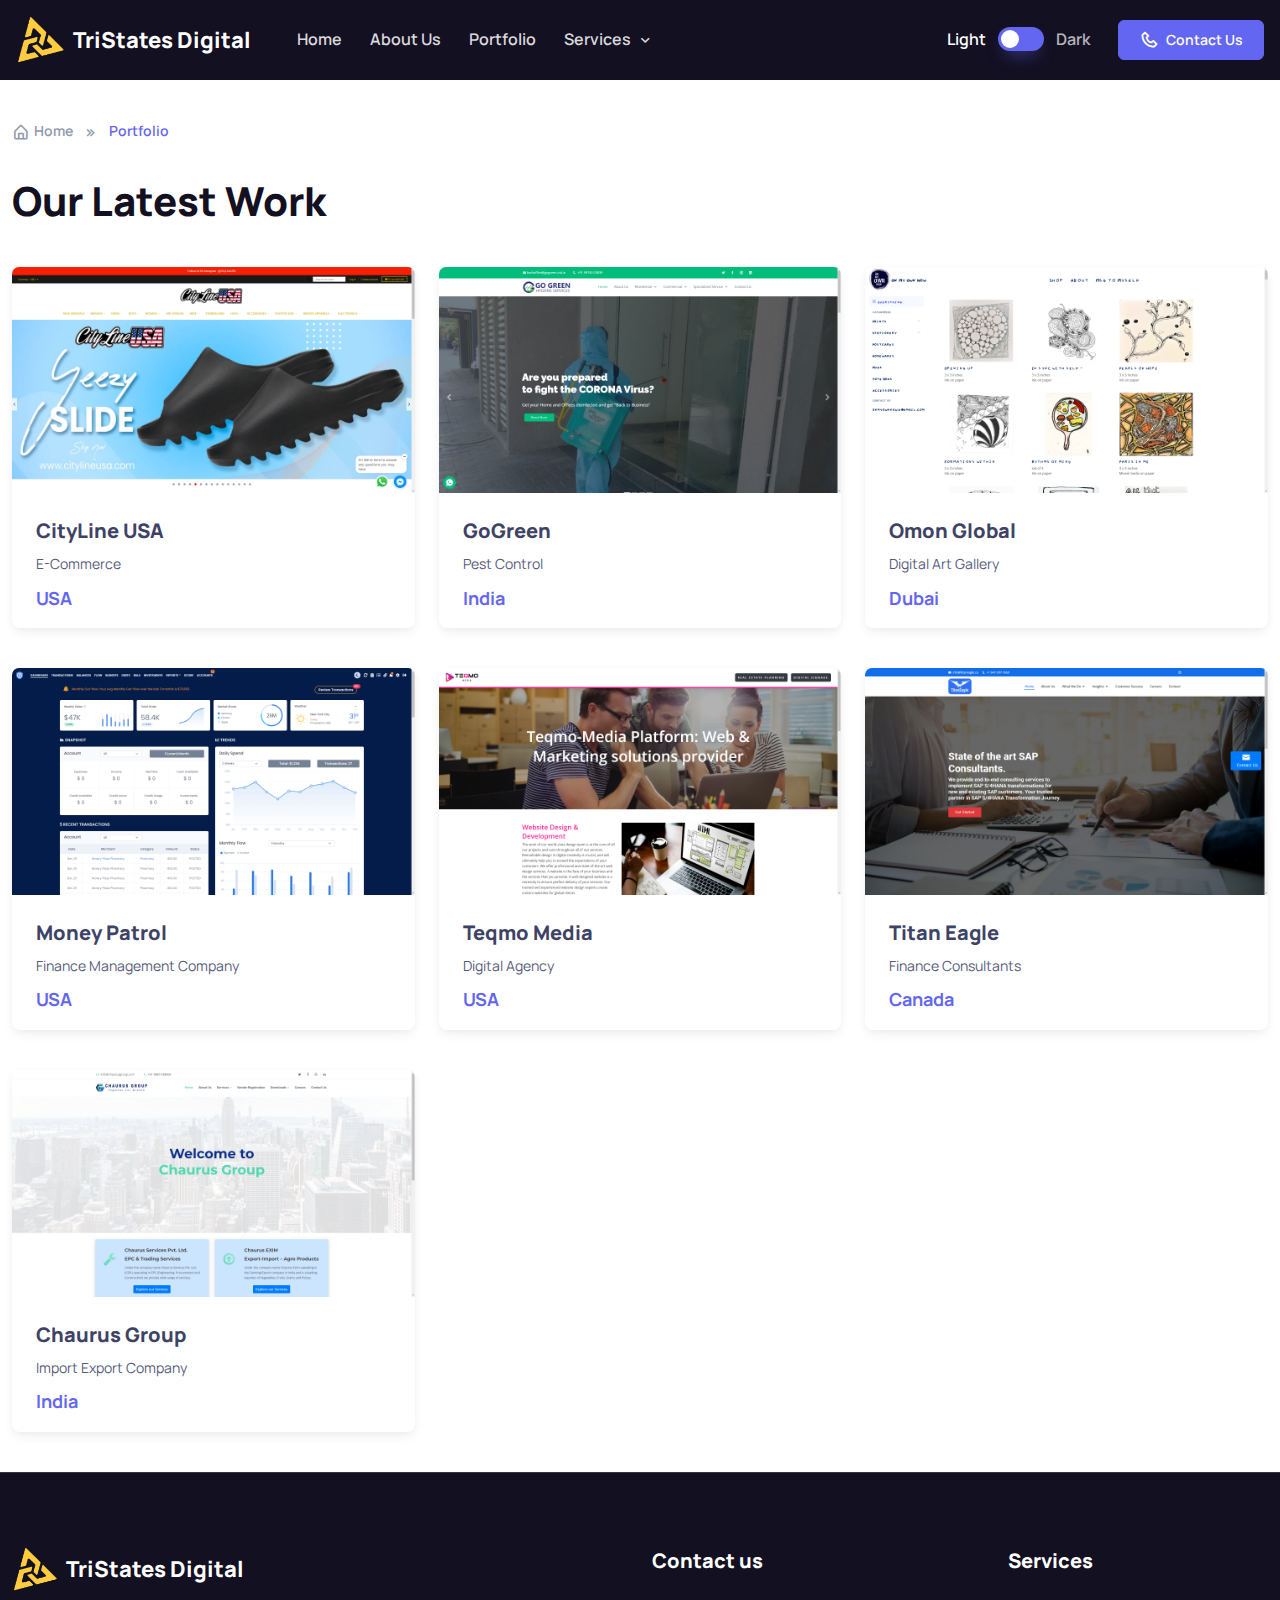
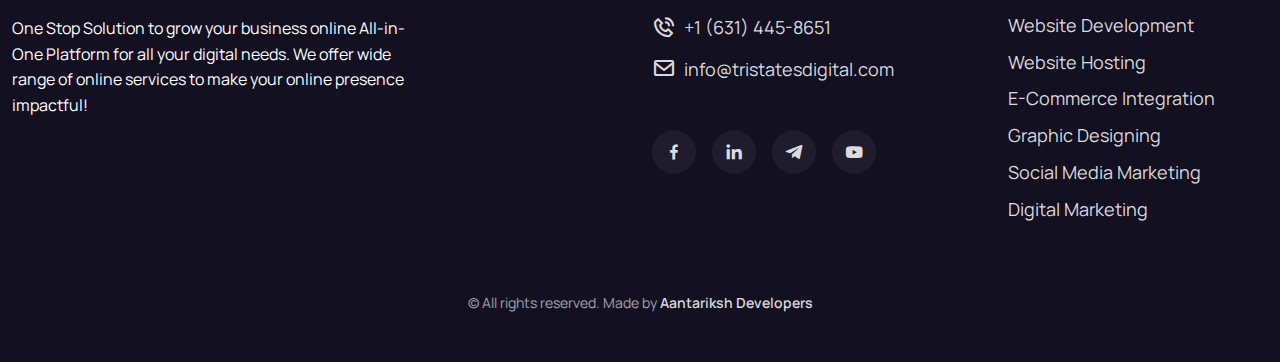
<file: portfolio.html>
<!DOCTYPE html>
<html lang="en">
  <head>
    <meta charset="utf-8">
    <title>TriStates Digital</title>

    <!-- SEO Meta Tags -->
    <meta name="description" content="">
    <meta name="keywords" content="">
    <meta name="author" content="">

    <!-- Viewport -->
    <meta name="viewport" content="width=device-width, initial-scale=1">

    <!-- Favicon and Touch Icons -->
    <link rel="shortcut icon" href="assets/img/logo.png">
    <meta name="theme-color" content="#ffffff">

    <!-- Vendor Styles -->
    <link rel="stylesheet" media="screen" href="assets/vendor/boxicons/css/boxicons.min.css"/>
    <link rel="stylesheet" media="screen" href="assets/vendor/swiper/swiper-bundle.min.css"/>
    <link rel="stylesheet" media="screen" href="assets/vendor/img-comparison-slider/dist/styles.css"/>

    <!-- Main Theme Styles + Bootstrap -->
    <link rel="stylesheet" media="screen" href="assets/css/theme.min.css">

    <!-- Page loading styles -->
    <style>
      .page-loading {
        position: fixed;
        top: 0;
        right: 0;
        bottom: 0;
        left: 0;
        width: 100%;
        height: 100%;
        -webkit-transition: all .4s .2s ease-in-out;
        transition: all .4s .2s ease-in-out;
        background-color: #fff;
        opacity: 0;
        visibility: hidden;
        z-index: 9999;
      }
      .dark-mode .page-loading {
        background-color: #131022;
      }
      .page-loading.active {
        opacity: 1;
        visibility: visible;
      }
      .page-loading-inner {
        position: absolute;
        top: 50%;
        left: 0;
        width: 100%;
        text-align: center;
        -webkit-transform: translateY(-50%);
        transform: translateY(-50%);
        -webkit-transition: opacity .2s ease-in-out;
        transition: opacity .2s ease-in-out;
        opacity: 0;
      }
      .page-loading.active > .page-loading-inner {
        opacity: 1;
      }
      .page-loading-inner > span {
        display: block;
        font-size: 1rem;
        font-weight: normal;
        color: #9397ad;
      }
      .dark-mode .page-loading-inner > span {
        color: #fff;
        opacity: .6;
      }
      .page-spinner {
        display: inline-block;
        width: 2.75rem;
        height: 2.75rem;
        margin-bottom: .75rem;
        vertical-align: text-bottom;
        border: .15em solid #b4b7c9;
        border-right-color: transparent;
        border-radius: 50%;
        -webkit-animation: spinner .75s linear infinite;
        animation: spinner .75s linear infinite;
      }
      .dark-mode .page-spinner {
        border-color: rgba(255,255,255,.4);
        border-right-color: transparent;
      }
      @-webkit-keyframes spinner {
        100% {
          -webkit-transform: rotate(360deg);
          transform: rotate(360deg);
        }
      }
      @keyframes spinner {
        100% {
          -webkit-transform: rotate(360deg);
          transform: rotate(360deg);
        }
      }
    </style>

    <!-- Theme mode -->
    <script>
      let mode = window.localStorage.getItem('mode'),
          root = document.getElementsByTagName('html')[0];
      if (mode !== null && mode === 'dark') {
        root.classList.add('dark-mode');
      } else {
        root.classList.remove('dark-mode');
      }
    </script>

    <!-- Page loading scripts -->
    <script>
      (function () {
        window.onload = function () {
          const preloader = document.querySelector('.page-loading');
          preloader.classList.remove('active');
          setTimeout(function () {
            preloader.remove();
          }, 1000);
        };
      })();
    </script>
  </head>


  <!-- Body -->
  <body>

    <!-- Page loading spinner -->
    <div class="page-loading active">
      <div class="page-loading-inner">
        <div class="page-spinner"></div><span>Loading...</span>
      </div>
    </div>

    <!-- Page wrapper for sticky footer -->
    <!-- Wraps everything except footer to push footer to the bottom of the page if there is little content -->
    <main class="page-wrapper">


      <!-- Navbar -->
      <!-- Remove "navbar-sticky" class to make navigation bar scrollable with the page -->
      <header class="header navbar navbar-expand-lg navbar-dark bg-dark navbar-sticky">
        <div class="container px-3">
          <a href="index.html" class="navbar-brand pe-3">
            <img src="assets/img/logo.png" width="50" alt="TriStates">
            TriStates Digital
          </a>
          <div id="navbarNav" class="offcanvas offcanvas-end bg-dark">
            <div class="offcanvas-header border-bottom border-light">
              <h5 class="offcanvas-title text-white">Menu</h5>
              <button type="button" class="btn-close btn-close-white" data-bs-dismiss="offcanvas" aria-label="Close"></button>
            </div>
            <div class="offcanvas-body">
              <ul class="navbar-nav me-auto mb-2 mb-lg-0">
                <li class="nav-item">
                  <a href="index.html" class="nav-link">Home</a>
                </li>
                <li class="nav-item">
                  <a href="about.html" class="nav-link">About Us</a>
                </li>
                <li class="nav-item">
                  <a href="portfolio.html" class="nav-link">Portfolio</a>
                </li>
                <li class="nav-item dropdown">
                  <a href="#" class="nav-link dropdown-toggle" data-bs-toggle="dropdown">Services</a>
                  <ul class="dropdown-menu dropdown-menu-dark">
                    <li><a href="web-development.html" class="dropdown-item">Website Development</a></li>
                    <li><a href="web-hosting.html" class="dropdown-item">Website Hosting</a></li>
                    <li><a href="ecommerce.html" class="dropdown-item">E-Commerce Integration</a></li>
                    <li><a href="graphic-design.html" class="dropdown-item">Graphic Designing</a></li>
                    <li><a href="social-media.html" class="dropdown-item">Social Media Marketing</a></li>
                    <li><a href="digital-marketing.html" class="dropdown-item">Digital Marketing</a></li>
                  </ul>
                </li>
              </ul>
            </div>
            <div class="offcanvas-footer border-top border-light">
              <a href="contact.html" class="btn btn-primary w-100">
                <i class="bx bx-phone fs-4 lh-1 me-1"></i>
                &nbsp;Contact Us
              </a>
            </div>      
          </div>
          <div class="dark-mode pe-lg-1 ms-auto me-4">
            <div class="form-check form-switch mode-switch" data-bs-toggle="mode">
              <input type="checkbox" class="form-check-input" id="theme-mode">
              <label class="form-check-label d-none d-sm-block" for="theme-mode">Light</label>
              <label class="form-check-label d-none d-sm-block" for="theme-mode">Dark</label>
            </div>
          </div>
          <button type="button" class="navbar-toggler" data-bs-toggle="offcanvas" data-bs-target="#navbarNav" aria-controls="navbarNav" aria-expanded="false" aria-label="Toggle navigation">
            <span class="navbar-toggler-icon"></span>
          </button>
          <a href="contact.html" class="btn btn-primary btn-sm fs-sm rounded d-none d-lg-inline-flex">
            <i class="bx bx-phone fs-5 lh-1 me-1"></i>
            &nbsp;Contact Us
          </a>
        </div>
      </header>

      <section class="container">


        <!-- Breadcrumb -->
        <nav class="pt-4 mt-lg-3" aria-label="breadcrumb">
          <ol class="breadcrumb mb-0">
            <li class="breadcrumb-item">
              <a href="landing-online-courses.html"><i class="bx bx-home-alt fs-lg me-1"></i>Home</a>
            </li>
            <li class="breadcrumb-item active" aria-current="page">Portfolio</li>
          </ol>
        </nav>


        <!-- Page title + Filters -->
        <div class="d-lg-flex align-items-center justify-content-between py-4 mt-lg-2">
          <h1 class="me-3">Our Latest Work</h1>
        </div>


        <!-- Courses grid -->
        <div class="row row-cols-1 row-cols-sm-2 row-cols-lg-3 gx-3 gx-md-4 mt-n2 mt-sm-0">
          <!-- Item -->
          <div class="col pb-1 pb-lg-3 mb-4">
            <article class="card h-100 border-0 shadow-sm">
              <div class="position-relative">
                <a href="https://citylineusa.com" class="d-block position-absolute w-100 h-100 top-0 start-0"></a>
                <img src="assets/img/portfolio/cityline.png" class="card-img-top" alt="Image">
              </div>
              <div class="card-body pb-3">
                <h3 class="h5 mb-2">
                  <a href="portfolio-single-course.html">CityLine USA</a>
                </h3>
                <p class="fs-sm mb-2">E-Commerce</p>
                <p class="fs-lg fw-semibold text-primary mb-0">USA</p>
              </div>
            </article>
          </div>

          <!-- Item -->
          <div class="col pb-1 pb-lg-3 mb-4">
            <article class="card h-100 border-0 shadow-sm">
              <div class="position-relative">
                <a href="https://gogreen.ind.in" target="_blank" class="d-block position-absolute w-100 h-100 top-0 start-0"></a>
                <img src="assets/img/portfolio/gogreen.png" class="card-img-top" alt="Image">
              </div>
              <div class="card-body pb-3">
                <h3 class="h5 mb-2">
                  <a href="portfolio-single-course.html">GoGreen</a>
                </h3>
                <p class="fs-sm mb-2">Pest Control</p>
                <p class="fs-lg fw-semibold text-primary mb-0">India</p>
              </div>
            </article>
          </div>

          <!-- Item -->
          <div class="col pb-1 pb-lg-3 mb-4">
            <article class="card h-100 border-0 shadow-sm">
              <div class="position-relative">
                <a href="https://omon.global" class="d-block position-absolute w-100 h-100 top-0 start-0"></a>
                <img src="assets/img/portfolio/omon.png" class="card-img-top" alt="Image">
              </div>
              <div class="card-body pb-3">
                <h3 class="h5 mb-2">
                  <a href="https://omon.global">Omon Global</a>
                </h3>
                <p class="fs-sm mb-2">Digital Art Gallery</p>
                <p class="fs-lg fw-semibold text-primary mb-0">Dubai</p>
              </div>
            </article>
          </div>

          <!-- Item -->
          <div class="col pb-1 pb-lg-3 mb-4">
            <article class="card h-100 border-0 shadow-sm">
              <div class="position-relative">
                <a href="https://skillconnect.github.io/Patrol" class="d-block position-absolute w-100 h-100 top-0 start-0"></a>
                <img src="assets/img/portfolio/patrol.png" class="card-img-top" alt="Image">
              </div>
              <div class="card-body pb-3">
                <h3 class="h5 mb-2">
                  <a href="https://skillconnect.github.io/Patrol">Money Patrol</a>
                </h3>
                <p class="fs-sm mb-2">Finance Management Company</p>
                <p class="fs-lg fw-semibold text-primary mb-0">USA</p>
              </div>
            </article>
          </div>

          <!-- Item -->
          <div class="col pb-1 pb-lg-3 mb-4">
            <article class="card h-100 border-0 shadow-sm">
              <div class="position-relative">
                <a href="https://teqmomedia.com" class="d-block position-absolute w-100 h-100 top-0 start-0"></a>
                <img src="assets/img/portfolio/TeqmoMedia.png" class="card-img-top" alt="Image">
              </div>
              <div class="card-body pb-3">
                <h3 class="h5 mb-2">
                  <a href="https://teqmomedia.com">Teqmo Media</a>
                </h3>
                <p class="fs-sm mb-2">Digital Agency</p>
                <p class="fs-lg fw-semibold text-primary mb-0">USA</p>
              </div>
            </article>
          </div>

          <!-- Item -->
          <div class="col pb-1 pb-lg-3 mb-4">
            <article class="card h-100 border-0 shadow-sm">
              <div class="position-relative">
                <a href="https://titaneagle.ca" class="d-block position-absolute w-100 h-100 top-0 start-0"></a>
                <img src="assets/img/portfolio/titan.png" class="card-img-top" alt="Image">
              </div>
              <div class="card-body pb-3">
                <h3 class="h5 mb-2">
                  <a href="https://titaneagle.ca">Titan Eagle</a>
                </h3>
                <p class="fs-sm mb-2">Finance Consultants</p>
                <p class="fs-lg fw-semibold text-primary mb-0">Canada</p>
              </div>
            </article>
          </div>

          <!-- Item -->
          <div class="col pb-1 pb-lg-3 mb-4">
            <article class="card h-100 border-0 shadow-sm">
              <div class="position-relative">
                <a href="https://chaurusgroup.com" class="d-block position-absolute w-100 h-100 top-0 start-0"></a>
                <img src="assets/img/portfolio/Chaurus.png" class="card-img-top" alt="Image">
              </div>
              <div class="card-body pb-3">
                <h3 class="h5 mb-2">
                  <a href="https://chaurusgroup.com">Chaurus Group</a>
                </h3>
                <p class="fs-sm mb-2">Import Export Company</p>
                <p class="fs-lg fw-semibold text-primary mb-0">India</p>
              </div>
            </article>
          </div>
        </div>
    </main>


    <!-- Footer -->
    <footer class="footer dark-mode bg-dark border-top border-light pb-5" style="padding-top: 50px;">
      <div class="container pt-2 pt-sm-4">
        <div class="row">
          <div class="col-md-6 col-lg-5 col-xl-4 pb-2 pb-sm-3 pb-md-0 mb-4 mb-md-0">
            <div class="navbar-brand text-dark p-0 me-0 mb-3 mb-lg-4">
              <img src="assets/img/logo.png" width="47">
              TriStates Digital
            </div>
            <p class="mb-0 text-white">One Stop Solution to grow your business online
              All-in-One Platform for all your digital needs.
              We offer wide range of online services to make your online presence impactful!</p>
          </div>
          <div class="col-md-6 col-xxl-5 offset-lg-1 offset-xl-2 offset-xxl-3">
            <div class="row row-cols-1 row-cols-sm-2">
              <div class="col pb-2 pb-sm-0 mb-4 mb-sm-0">
                <h3 class="h5 pb-1 pb-sm-2 pb-lg-3">Contact us</h3>
                <ul class="nav flex-column mb-3">
                  <li>
                    <a href="tel:+16314458651" class="nav-link fs-lg fw-normal px-0 py-1">
                      <i class="bx bx-phone-call fs-4 me-2"></i>
                      +1 (631) 445-8651
                    </a>
                  </li>
                  <li>
                    <a href="mailto:info@tristatesdigital.com" class="nav-link fs-lg fw-normal px-0 py-1">
                      <i class="bx bx-envelope fs-4 me-2"></i>
                      info@tristatesdigital.com
                    </a>
                  </li>
                </ul>
                <div class="d-flex pt-2 pt-sm-3 pt-md-4">
                  <a href="#" class="btn btn-icon btn-secondary btn-facebook rounded-circle me-3">
                    <i class="bx bxl-facebook"></i>
                  </a>
                  <a href="#" class="btn btn-icon btn-secondary btn-linkedin rounded-circle me-3">
                    <i class="bx bxl-linkedin"></i>
                  </a>
                  <a href="#" class="btn btn-icon btn-secondary btn-telegram rounded-circle me-3">
                    <i class="bx bxl-telegram"></i>
                  </a>
                  <a href="#" class="btn btn-icon btn-secondary btn-youtube rounded-circle me-3">
                    <i class="bx bxl-youtube"></i>
                  </a>
                </div>
              </div>
              <div class="col ps-sm-4 ps-md-5">
                <h3 class="h5 pb-1 pb-sm-2 pb-lg-3">Services</h3>
                <ul class="nav flex-column mb-3">
                  <li><a href="web-development.html" class="nav-link fs-lg fw-normal px-0 py-1"> Website Development </a></li>
                  <li><a href="web-hosting.html" class="nav-link fs-lg fw-normal px-0 py-1"> Website Hosting </a></li>
                  <li><a href="ecommerce.html" class="nav-link fs-lg fw-normal px-0 py-1"> E-Commerce Integration </a></li>
                  <li><a href="graphic-design.html" class="nav-link fs-lg fw-normal px-0 py-1"> Graphic Designing </a></li>
                  <li><a href="social-media.html" class="nav-link fs-lg fw-normal px-0 py-1"> Social Media Marketing </a></li>
                  <li><a href="digital-marketing.html" class="nav-link fs-lg fw-normal px-0 py-1"> Digital Marketing </a></li>
                </ul>
              </div>
            </div>
          </div>
        </div>
        <p class="nav d-block fs-sm pt-5 mb-0 text-center">
          <span class="text-light opacity-60">© All rights reserved. Made by </span>
          <a class="nav-link d-inline-block p-0" href="https://aantariksh.com/" target="_blank">Aantariksh Developers</a>
        </p>
      </div>
    </footer>


    <!-- Back to top button -->
    <a href="#top" class="btn-scroll-top" data-scroll>
      <span class="btn-scroll-top-tooltip text-muted fs-sm me-2">Top</span>
      <i class="btn-scroll-top-icon bx bx-chevron-up"></i>
    </a>


    <!-- Vendor Scripts -->
    <script src="assets/vendor/bootstrap/dist/js/bootstrap.bundle.min.js"></script>
    <script src="assets/vendor/smooth-scroll/dist/smooth-scroll.polyfills.min.js"></script>
    <script src="assets/vendor/swiper/swiper-bundle.min.js"></script>

    <!-- Main Theme Script -->
    <script src="assets/js/theme.min.js"></script>
  </body>
</html>
</file>
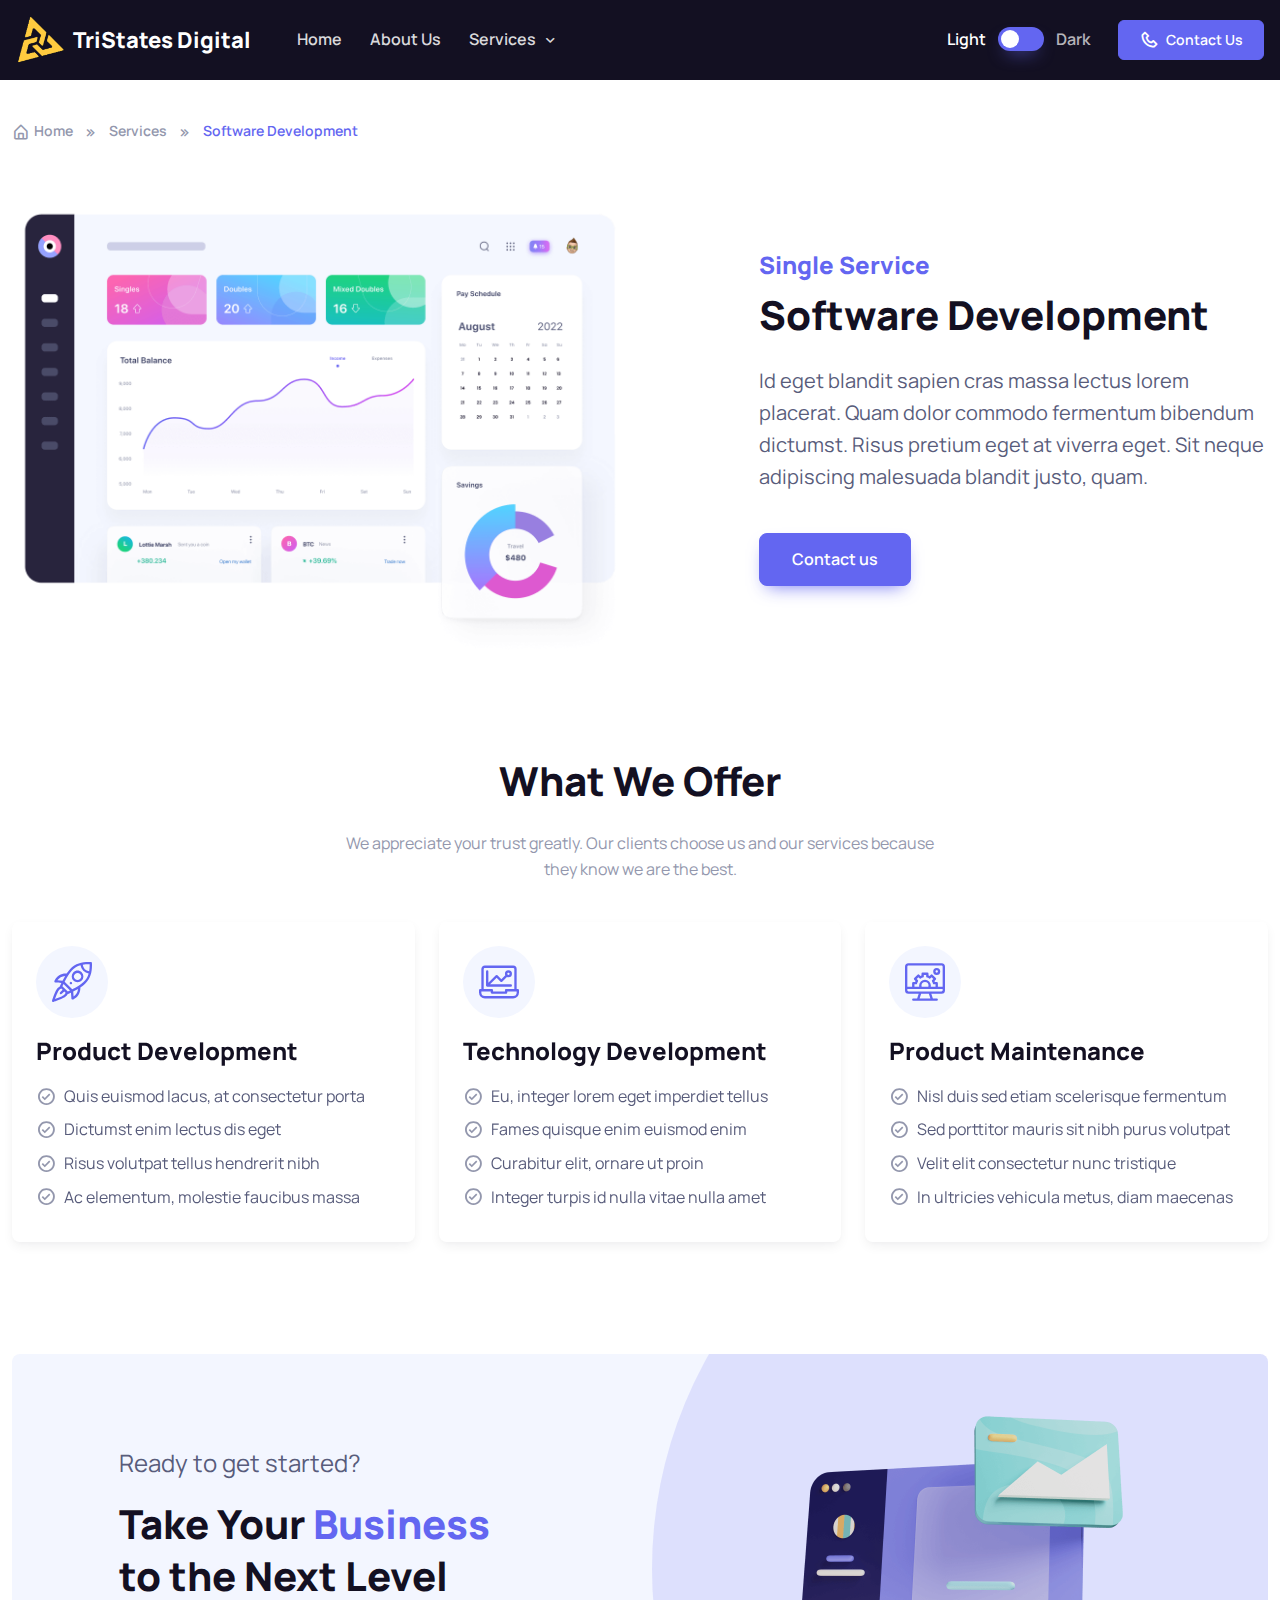
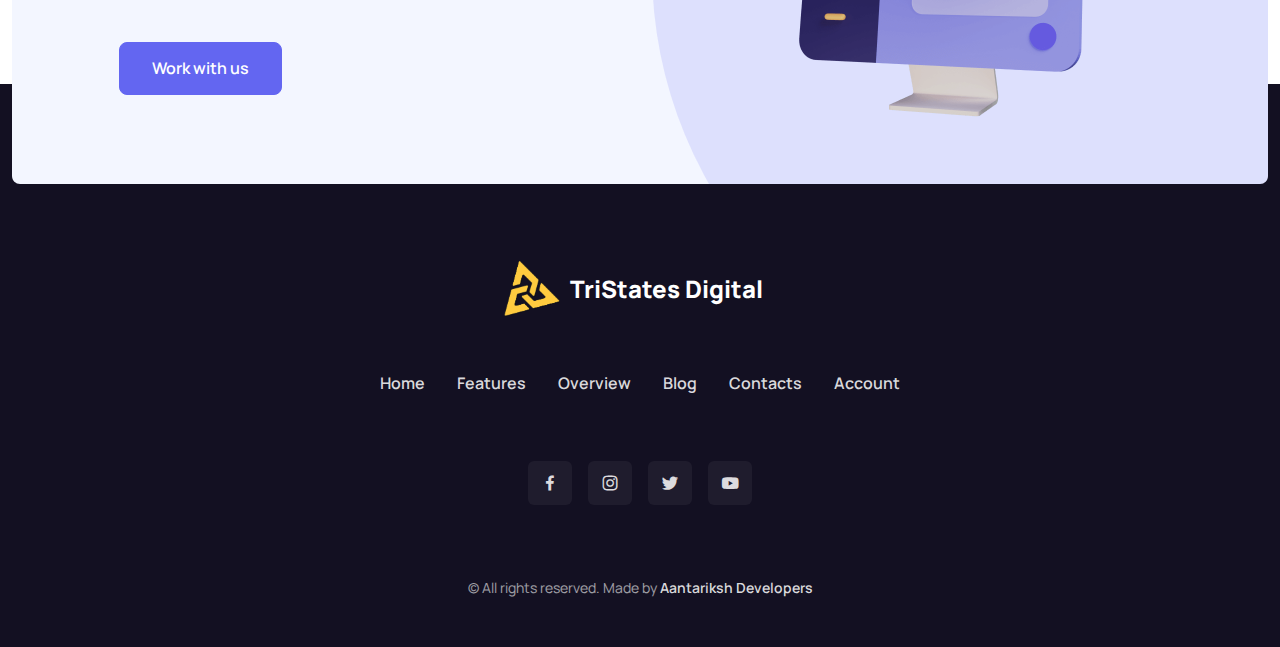
<file: service-details.html>
<!DOCTYPE html>
<html lang="en">
  <head>
    <meta charset="utf-8">
    <title>TriStates Digital</title>

    <!-- SEO Meta Tags -->
    <meta name="description" content="">
    <meta name="keywords" content="">
    <meta name="author" content="">

    <!-- Viewport -->
    <meta name="viewport" content="width=device-width, initial-scale=1">

    <!-- Favicon and Touch Icons -->
    <link rel="shortcut icon" href="assets/img/logo.png">
    <meta name="theme-color" content="#ffffff">

    <!-- Vendor Styles -->
    <link rel="stylesheet" media="screen" href="assets/vendor/boxicons/css/boxicons.min.css"/>
    <link rel="stylesheet" media="screen" href="assets/vendor/swiper/swiper-bundle.min.css"/>
    <link rel="stylesheet" media="screen" href="assets/vendor/img-comparison-slider/dist/styles.css"/>

    <!-- Main Theme Styles + Bootstrap -->
    <link rel="stylesheet" media="screen" href="assets/css/theme.min.css">

    <!-- Page loading styles -->
    <style>
      .page-loading {
        position: fixed;
        top: 0;
        right: 0;
        bottom: 0;
        left: 0;
        width: 100%;
        height: 100%;
        -webkit-transition: all .4s .2s ease-in-out;
        transition: all .4s .2s ease-in-out;
        background-color: #fff;
        opacity: 0;
        visibility: hidden;
        z-index: 9999;
      }
      .dark-mode .page-loading {
        background-color: #131022;
      }
      .page-loading.active {
        opacity: 1;
        visibility: visible;
      }
      .page-loading-inner {
        position: absolute;
        top: 50%;
        left: 0;
        width: 100%;
        text-align: center;
        -webkit-transform: translateY(-50%);
        transform: translateY(-50%);
        -webkit-transition: opacity .2s ease-in-out;
        transition: opacity .2s ease-in-out;
        opacity: 0;
      }
      .page-loading.active > .page-loading-inner {
        opacity: 1;
      }
      .page-loading-inner > span {
        display: block;
        font-size: 1rem;
        font-weight: normal;
        color: #9397ad;
      }
      .dark-mode .page-loading-inner > span {
        color: #fff;
        opacity: .6;
      }
      .page-spinner {
        display: inline-block;
        width: 2.75rem;
        height: 2.75rem;
        margin-bottom: .75rem;
        vertical-align: text-bottom;
        border: .15em solid #b4b7c9;
        border-right-color: transparent;
        border-radius: 50%;
        -webkit-animation: spinner .75s linear infinite;
        animation: spinner .75s linear infinite;
      }
      .dark-mode .page-spinner {
        border-color: rgba(255,255,255,.4);
        border-right-color: transparent;
      }
      @-webkit-keyframes spinner {
        100% {
          -webkit-transform: rotate(360deg);
          transform: rotate(360deg);
        }
      }
      @keyframes spinner {
        100% {
          -webkit-transform: rotate(360deg);
          transform: rotate(360deg);
        }
      }
    </style>

    <!-- Theme mode -->
    <script>
      let mode = window.localStorage.getItem('mode'),
          root = document.getElementsByTagName('html')[0];
      if (mode !== null && mode === 'dark') {
        root.classList.add('dark-mode');
      } else {
        root.classList.remove('dark-mode');
      }
    </script>

    <!-- Page loading scripts -->
    <script>
      (function () {
        window.onload = function () {
          const preloader = document.querySelector('.page-loading');
          preloader.classList.remove('active');
          setTimeout(function () {
            preloader.remove();
          }, 1000);
        };
      })();
    </script>
  </head>


  <!-- Body -->
  <body>

    <!-- Page loading spinner -->
    <div class="page-loading active">
      <div class="page-loading-inner">
        <div class="page-spinner"></div><span>Loading...</span>
      </div>
    </div>

    <!-- Page wrapper for sticky footer -->
    <!-- Wraps everything except footer to push footer to the bottom of the page if there is little content -->
    <main class="page-wrapper">


      <!-- Navbar -->
      <!-- Remove "navbar-sticky" class to make navigation bar scrollable with the page -->
      <header class="header navbar navbar-expand-lg navbar-dark bg-dark navbar-sticky">
        <div class="container px-3">
          <a href="index.html" class="navbar-brand pe-3">
            <img src="assets/img/logo.png" width="50" alt="TriStates">
            TriStates Digital
          </a>
          <div id="navbarNav" class="offcanvas offcanvas-end bg-dark">
            <div class="offcanvas-header border-bottom border-light">
              <h5 class="offcanvas-title text-white">Menu</h5>
              <button type="button" class="btn-close btn-close-white" data-bs-dismiss="offcanvas" aria-label="Close"></button>
            </div>
            <div class="offcanvas-body">
              <ul class="navbar-nav me-auto mb-2 mb-lg-0">
                <li class="nav-item">
                  <a href="index.html" class="nav-link">Home</a>
                </li>
                <li class="nav-item">
                  <a href="about.html" class="nav-link">About Us</a>
                </li>
                <li class="nav-item dropdown">
                  <a href="#" class="nav-link dropdown-toggle" data-bs-toggle="dropdown">Services</a>
                  <ul class="dropdown-menu dropdown-menu-dark">
                    <li><a href="service-details.html" class="dropdown-item">Software Development</a></li>
                  </ul>
                </li>
              </ul>
            </div>
            <div class="offcanvas-footer border-top border-light">
              <a href="contact.html" class="btn btn-primary w-100">
                <i class="bx bx-phone fs-4 lh-1 me-1"></i>
                &nbsp;Contact Us
              </a>
            </div>      
          </div>
          <div class="dark-mode pe-lg-1 ms-auto me-4">
            <div class="form-check form-switch mode-switch" data-bs-toggle="mode">
              <input type="checkbox" class="form-check-input" id="theme-mode">
              <label class="form-check-label d-none d-sm-block" for="theme-mode">Light</label>
              <label class="form-check-label d-none d-sm-block" for="theme-mode">Dark</label>
            </div>
          </div>
          <button type="button" class="navbar-toggler" data-bs-toggle="offcanvas" data-bs-target="#navbarNav" aria-controls="navbarNav" aria-expanded="false" aria-label="Toggle navigation">
            <span class="navbar-toggler-icon"></span>
          </button>
          <a href="contact.html" class="btn btn-primary btn-sm fs-sm rounded d-none d-lg-inline-flex">
            <i class="bx bx-phone fs-5 lh-1 me-1"></i>
            &nbsp;Contact Us
          </a>
        </div>
      </header>


      <!-- Breadcrumb -->
      <nav class="container py-4 mb-lg-2 mt-lg-3" aria-label="breadcrumb">
        <ol class="breadcrumb justify-content-center justify-content-md-start mb-0">
          <li class="breadcrumb-item">
            <a href="index.html"><i class="bx bx-home-alt fs-lg me-1"></i>Home</a>
          </li>
          <li class="breadcrumb-item">
            <a href="services-v1.html">Services</a>
          </li>
          <li class="breadcrumb-item active" aria-current="page">Software Development</li>
        </ol>
      </nav>


      <!-- Page title + Image -->
      <section class="container pb-5 mb-md-3 mb-lg-5">
        <div class="row align-items-center">
          <div class="col-xl-5 col-md-6 offset-xl-1 order-md-2 text-center text-md-start mb-3 mb-sm-0">
            <h2 class="h4 text-primary mb-2">Single Service</h2>
            <h1 class="mb-4">Software Development</h1>
            <p class="fs-xl d-md-none d-lg-block pb-2 pb-md-4 mb-lg-3">Id eget blandit sapien cras massa lectus lorem placerat. Quam dolor commodo fermentum bibendum dictumst. Risus pretium eget at viverra eget. Sit neque adipiscing malesuada blandit justo, quam.</p>
            <a href="contacts-v2.html" class="btn btn-primary shadow-primary btn-lg">Contact us</a>
          </div>
          <div class="col-md-6 order-md-1">
            <img src="assets/img/services/single/dashboard.png" alt="Image">
          </div>
        </div>
      </section>


      <!-- Services -->
      <section class="container pb-5 mb-md-3 mb-lg-5">
        <div class="row justify-content-center text-center">
          <div class="col-xl-6 col-lg-7 col-md-8 col-sm-10">
            <h2 class="h1 mb-4">What We Offer</h2>
            <p class="text-muted mb-3 mb-lg-4">We appreciate your trust greatly. Our clients choose us and our services because they know we are the best.</p>
          </div>
        </div>
        

        <!-- Swiper slider -->
        <div class="swiper swiper-nav-onhover mx-n2" data-swiper-options='{
          "slidesPerView": 1,
          "spaceBetween": 8,
          "pagination": {
            "el": ".swiper-pagination",
            "clickable": true
          },
          "breakpoints": {
            "0": {
              "slidesPerView": 1
            },
            "560": {
              "slidesPerView": 2
            },
            "992": {
              "slidesPerView": 3
            }
          }
        }'>
          <div class="swiper-wrapper">

            <!-- Item -->
            <div class="swiper-slide h-auto py-3">
              <div class="card border-0 shadow-sm card-hover card-hover-primary h-100 mx-2">
                <div class="card-body">
                  <div class="d-table position-relative p-3 mb-3">
                    <span class="position-absolute top-0 start-0 w-100 h-100 bg-secondary rounded-circle"></span>
                    <div class="text-primary position-relative zindex-5">
                      <svg class="" xmlns="http://www.w3.org/2000/svg" width="40" height="40" fill="none"><g clip-path="url(#A)" fill="currentColor"><path d="M29.699 18.609a5.87 5.87 0 0 0 0-8.286c-2.29-2.29-5.996-2.29-8.286 0a5.87 5.87 0 0 0 0 8.286c2.29 2.29 5.996 2.29 8.286 0zM23.07 11.98c1.374-1.374 3.598-1.374 4.972 0a3.52 3.52 0 0 1 0 4.972c-1.374 1.374-3.598 1.374-4.972 0a3.52 3.52 0 0 1 0-4.972zM.054 38.476a1.17 1.17 0 0 0 1.467 1.471c1.017-.318 10.012-3.172 12.434-5.594.649-.649 1.177-1.382 1.567-2.167a1.15 1.15 0 0 0 .602-.124l2.839-1.427.43 5.754c.002.875.925 1.433 1.699 1.044.292-.194 3.324-1.302 5.46-4.766 1.186-1.923 1.805-4.134 1.805-6.394v-.805c1.764-1.141 3.406-2.36 4.752-3.66 5.822-5.621 7.137-12.54 6.856-20.64C39.944.553 39.45.059 38.834.037c-8.098-.281-15.018 1.033-20.64 6.856-1.274 1.32-2.471 2.868-3.593 4.593h-.975c-4.561 0-8.803 2.607-10.879 6.762l-.281.56a1.17 1.17 0 0 0 1.044 1.699c.665.002-.361-.045 5.868.512l-1.437 2.86a1.17 1.17 0 0 0-.124.633c-.777.389-1.504.913-2.147 1.557C3.247 28.487.374 37.461.054 38.476zm15.765-8.889l-5.407-5.406 1.106-2.208 6.509 6.509-2.208 1.106zm5.798 4.883l-.395-4.977A102.77 102.77 0 0 0 26 26.911c-.197 3.096-1.816 5.873-4.383 7.559zM37.65 2.35c.039 2.56-.109 4.825-.466 6.863a7.51 7.51 0 0 1-6.397-6.397c2.037-.357 4.303-.505 6.862-.466zM19.88 8.519c2.455-2.543 5.194-4.229 8.616-5.187a9.84 9.84 0 0 0 2.771 5.401 9.84 9.84 0 0 0 5.401 2.771c-.959 3.422-2.644 6.161-5.187 8.616-2.837 2.74-7.2 5.175-11.251 7.249l-7.598-7.599c2.074-4.051 4.509-8.413 7.249-11.251zM5.415 18.297c1.715-2.623 4.567-4.26 7.738-4.409-.939 1.61-1.819 3.271-2.641 4.879l-5.096-.47zm3.905 8.106l1.32 1.32-2.486 2.486a1.172 1.172 0 1 0 1.657 1.657l2.486-2.486 1.32 1.32c-.281.723-.729 1.404-1.32 1.994-1.343 1.343-6.052 3.17-9.274 4.286 1.122-3.215 2.957-7.913 4.302-9.257a5.81 5.81 0 0 1 1.994-1.32zm10.415-6.138a1.172 1.172 0 1 0-1.657 1.657 1.172 1.172 0 1 0 1.657-1.657z"/></g><defs><clipPath id="A"><path fill="#fff" d="M0 0h40v40H0z"/></clipPath></defs></svg>
                    </div>
                  </div>
                  <h3 class="h4">Product Development</h3>
                  <ul class="list-unstyled mb-0">
                    <li class="d-flex align-items-center mb-2">
                      <i class="bx bx-check-circle fs-xl text-muted me-2"></i>
                      Quis euismod lacus, at consectetur porta
                    </li>
                    <li class="d-flex align-items-center mb-2">
                      <i class="bx bx-check-circle fs-xl text-muted me-2"></i>
                      Dictumst enim lectus dis eget
                    </li>
                    <li class="d-flex align-items-center mb-2">
                      <i class="bx bx-check-circle fs-xl text-muted me-2"></i>
                      Risus volutpat tellus hendrerit nibh
                    </li>
                    <li class="d-flex align-items-center mb-2">
                      <i class="bx bx-check-circle fs-xl text-muted me-2"></i>
                      Ac elementum, molestie faucibus massa
                    </li>
                  </ul>
                </div>
              </div>
            </div>

            <!-- Item -->
            <div class="swiper-slide h-auto py-3">
              <div class="card border-0 shadow-sm card-hover card-hover-primary h-100 mx-2">
                <div class="card-body">
                  <div class="d-table position-relative p-3 mb-3">
                    <span class="position-absolute top-0 start-0 w-100 h-100 bg-secondary rounded-circle"></span>
                    <div class="text-primary position-relative zindex-5">
                      <svg xmlns="http://www.w3.org/2000/svg" width="40" height="40" fill="currentColor"><path d="M38.828 27.031h-1.172V7.109a3.52 3.52 0 0 0-3.516-3.516H5.859c-1.938 0-3.508 1.577-3.508 3.516v19.922H1.18A1.18 1.18 0 0 0 0 28.203v2.344a5.87 5.87 0 0 0 5.859 5.859H34.14A5.87 5.87 0 0 0 40 30.547v-2.344a1.17 1.17 0 0 0-1.172-1.172zM4.688 7.109c0-.646.526-1.172 1.172-1.172h28.281a1.18 1.18 0 0 1 1.18 1.172v19.922H27.11c-.647 0-1.164.525-1.164 1.172v.002 1.17H14.063v-1.172a1.17 1.17 0 0 0-1.172-1.172H4.688V7.109zm32.977 23.438a3.53 3.53 0 0 1-3.524 3.516H5.859a3.52 3.52 0 0 1-3.516-3.516v-1.172h9.383v1.172c0 .647.517 1.172 1.164 1.172h14.219a1.17 1.17 0 0 0 1.172-1.172v-1.172h9.383v1.172zm-4.696-7.031a1.17 1.17 0 0 0-1.172-1.172H11.049l6.604-6.549 3.862 3.862a1.17 1.17 0 0 0 1.651.006l4.765-4.697c.46.222.977.347 1.522.347a3.52 3.52 0 0 0 3.516-3.516 3.52 3.52 0 0 0-3.516-3.516 3.52 3.52 0 0 0-3.516 3.516c0 .539.122 1.051.34 1.508l-3.928 3.872-3.865-3.865a1.17 1.17 0 0 0-1.654-.004l-7.456 7.394V9.453a1.172 1.172 0 0 0-2.344 0v14.062c0 .653.534 1.172 1.172 1.172h.001 23.593a1.17 1.17 0 0 0 1.172-1.172zm-3.516-12.891c.646 0 1.172.526 1.172 1.172s-.526 1.172-1.172 1.172-1.172-.526-1.172-1.172.526-1.172 1.172-1.172z"/></svg>
                    </div>
                  </div>
                  <h3 class="h4">Technology Development</h3>
                  <ul class="list-unstyled mb-0">
                    <li class="d-flex align-items-center mb-2">
                      <i class="bx bx-check-circle fs-xl text-muted me-2"></i>
                      Eu, integer lorem eget imperdiet tellus
                    </li>
                    <li class="d-flex align-items-center mb-2">
                      <i class="bx bx-check-circle fs-xl text-muted me-2"></i>
                      Fames quisque enim euismod enim
                    </li>
                    <li class="d-flex align-items-center mb-2">
                      <i class="bx bx-check-circle fs-xl text-muted me-2"></i>
                      Curabitur elit, ornare ut proin
                    </li>
                    <li class="d-flex align-items-center mb-2">
                      <i class="bx bx-check-circle fs-xl text-muted me-2"></i>
                      Integer turpis id nulla vitae nulla amet
                    </li>
                  </ul>
                </div>
              </div>
            </div>

            <!-- Item -->
            <div class="swiper-slide h-auto py-3">
              <div class="card border-0 shadow-sm card-hover card-hover-primary h-100 mx-2">
                <div class="card-body">
                  <div class="d-table position-relative p-3 mb-3">
                    <span class="position-absolute top-0 start-0 w-100 h-100 bg-secondary rounded-circle"></span>
                    <div class="text-primary position-relative zindex-5">
                      <svg xmlns="http://www.w3.org/2000/svg" width="40" height="40" fill="currentColor"><path d="M36.484 1.25H3.516A3.52 3.52 0 0 0 0 4.766v23.437a3.52 3.52 0 0 0 3.516 3.516h10.171l-1.562 4.687H8.281a1.172 1.172 0 1 0 0 2.344h23.438a1.172 1.172 0 1 0 0-2.344h-3.843l-1.562-4.687h10.171A3.52 3.52 0 0 0 40 28.203V4.766a3.52 3.52 0 0 0-3.516-3.516zm-21.89 35.156l1.563-4.687h7.686l1.563 4.687H14.595zm23.062-8.203c0 .646-.526 1.172-1.172 1.172H3.516c-.646 0-1.172-.526-1.172-1.172v-1.172h35.312v1.172zM12.78 17.952l-1.066-1.066 1.657-1.657 1.066 1.066a1.17 1.17 0 0 0 1.424.181c.659-.388 1.362-.681 2.089-.869a1.17 1.17 0 0 0 .878-1.134V12.97h2.344v1.503a1.17 1.17 0 0 0 .878 1.134 8.13 8.13 0 0 1 2.089.87 1.17 1.17 0 0 0 1.424-.181l1.066-1.066 1.657 1.657-1.066 1.066a1.17 1.17 0 0 0-.181 1.424 8.09 8.09 0 0 1 .869 2.09 1.17 1.17 0 0 0 1.134.878h1.503v2.344h-4.806a5.88 5.88 0 0 0 .118-1.172A5.87 5.87 0 0 0 20 17.656a5.87 5.87 0 0 0-5.859 5.859 5.88 5.88 0 0 0 .118 1.172H9.453v-2.344h1.503a1.17 1.17 0 0 0 1.135-.878c.188-.728.481-1.431.869-2.09a1.17 1.17 0 0 0-.181-1.424zm10.736 5.563a3.53 3.53 0 0 1-.201 1.172h-6.628a3.53 3.53 0 0 1-.201-1.172A3.52 3.52 0 0 1 20 20a3.52 3.52 0 0 1 3.516 3.516zm14.141 1.172h-4.766v-3.516A1.17 1.17 0 0 0 31.719 20h-1.81a10.5 10.5 0 0 0-.418-1.003l1.282-1.282a1.17 1.17 0 0 0 0-1.657l-3.314-3.315a1.17 1.17 0 0 0-1.657 0l-1.282 1.282c-.328-.157-.663-.296-1.003-.418v-1.811a1.17 1.17 0 0 0-1.172-1.172h-4.688a1.17 1.17 0 0 0-1.172 1.172v1.811a10.3 10.3 0 0 0-1.003.418L14.2 12.743a1.17 1.17 0 0 0-1.657 0l-3.314 3.315a1.17 1.17 0 0 0 0 1.657l1.281 1.282A10.46 10.46 0 0 0 10.092 20H8.281a1.17 1.17 0 0 0-1.172 1.172v3.516H2.344V4.766c0-.646.526-1.172 1.172-1.172h32.969c.646 0 1.172.526 1.172 1.172v19.922zM31.719 5.938a3.52 3.52 0 0 0-3.516 3.516 3.52 3.52 0 0 0 3.516 3.516 3.52 3.52 0 0 0 3.516-3.516 3.52 3.52 0 0 0-3.516-3.516zm0 4.688c-.646 0-1.172-.526-1.172-1.172s.526-1.172 1.172-1.172 1.172.526 1.172 1.172-.526 1.172-1.172 1.172z"/></svg>
                    </div>
                  </div>
                  <h3 class="h4">Product Maintenance</h3>
                  <ul class="list-unstyled mb-0">
                    <li class="d-flex align-items-center mb-2">
                      <i class="bx bx-check-circle fs-xl text-muted me-2"></i>
                      Nisl duis sed etiam scelerisque fermentum
                    </li>
                    <li class="d-flex align-items-center mb-2">
                      <i class="bx bx-check-circle fs-xl text-muted me-2"></i>
                      Sed porttitor mauris sit nibh purus volutpat
                    </li>
                    <li class="d-flex align-items-center mb-2">
                      <i class="bx bx-check-circle fs-xl text-muted me-2"></i>
                      Velit elit consectetur nunc tristique
                    </li>
                    <li class="d-flex align-items-center mb-2">
                      <i class="bx bx-check-circle fs-xl text-muted me-2"></i>
                      In ultricies vehicula metus, diam maecenas
                    </li>
                  </ul>
                </div>
              </div>
            </div>
          </div>

          <!-- Pagination (bullets) -->
          <div class="swiper-pagination position-relative d-lg-none pt-2 pt-sm-3 mt-4"></div>
        </div>
      </section>

      <!-- CTA -->
      <section class="container position-relative zindex-2">
        <div class="bg-secondary rounded-3 overflow-hidden">
          <div class="row align-items-center">
            <div class="col-xl-4 col-md-5 offset-lg-1">
              <div class="pt-5 pb-3 pb-md-5 px-4 px-lg-0 text-center text-md-start">
                <p class="lead mb-3">Ready to get started?</p>
                <h2 class="h1 pb-3 pb-sm-4">Take Your <span class="text-primary">Business</span> to&nbsp;the Next Level</h2>
                <a href="#" class="btn btn-primary btn-lg">Work with us</a>
              </div>
            </div>
            <div class="col-lg-6 col-md-7 offset-xl-1">
              <div class="position-relative d-flex flex-column align-items-center justify-content-center h-100">
                <svg class="d-none d-md-block position-absolute top-50 start-0 translate-middle-y" width="868" height="868" style="min-width: 868px;" viewBox="0 0 868 868" fill="none" xmlns="http://www.w3.org/2000/svg"><circle opacity="0.15" cx="434" cy="434" r="434" fill="#6366F1"></circle></svg>
                <img src="assets/img/about/cta.png" class="position-relative zindex-3 mb-2 my-lg-4" width="382" alt="Illustration">
              </div>
            </div>
          </div>
        </div>
      </section>
    </main>


    <!-- Footer -->
    <footer class="footer bg-dark dark-mode pt-5 pb-4 pb-lg-5" style="margin-top: -100px">
      <div style="height: 100px;"></div>
      <div class="container text-center pt-lg-4">
        <div class="navbar-brand justify-content-center text-dark mb-2 mb-lg-4">
          <img src="assets/img/logo.png" class="me-2" width="60" alt="TriStates Digital">
          <span class="fs-4">TriStates Digital</span>
        </div>
        <ul class="nav justify-content-center pt-3 pb-4">
          <li class="nav-item"><a href="#" class="nav-link">Home</a></li>
          <li class="nav-item"><a href="#" class="nav-link">Features</a></li>
          <li class="nav-item"><a href="#" class="nav-link">Overview</a></li>
          <li class="nav-item"><a href="#" class="nav-link">Blog</a></li>
          <li class="nav-item"><a href="#" class="nav-link">Contacts</a></li>
          <li class="nav-item"><a href="#" class="nav-link">Account</a></li>
        </ul>

        <div class="d-flex justify-content-center pt-4 mt-lg-2">
          <a href="#" class="btn btn-icon btn-secondary btn-facebook mx-2">
            <i class="bx bxl-facebook"></i>
          </a>
          <a href="#" class="btn btn-icon btn-secondary btn-instagram mx-2">
            <i class="bx bxl-instagram"></i>
          </a>
          <a href="#" class="btn btn-icon btn-secondary btn-twitter mx-2">
            <i class="bx bxl-twitter"></i>
          </a>
          <a href="#" class="btn btn-icon btn-secondary btn-youtube mx-2">
            <i class="bx bxl-youtube"></i>
          </a>
        </div>
        <p class="fs-sm text-center pt-5 mt-lg-4 mb-0">
          <span class="text-light opacity-60">&copy; All rights reserved. Made by </span>
          <a class="nav-link d-inline-block p-0" href="https://aantariksh.com/" target="_blank" rel="noopener">Aantariksh Developers</a>
        </p>
      </div>
    </footer>


    <!-- Back to top button -->
    <a href="#top" class="btn-scroll-top" data-scroll>
      <span class="btn-scroll-top-tooltip text-muted fs-sm me-2">Top</span>
      <i class="btn-scroll-top-icon bx bx-chevron-up"></i>
    </a>


    <!-- Vendor Scripts -->
    <script src="assets/vendor/bootstrap/dist/js/bootstrap.bundle.min.js"></script>
    <script src="assets/vendor/smooth-scroll/dist/smooth-scroll.polyfills.min.js"></script>
    <script src="assets/vendor/swiper/swiper-bundle.min.js"></script>

    <!-- Main Theme Script -->
    <script src="assets/js/theme.min.js"></script>
  </body>
</html>
</file>
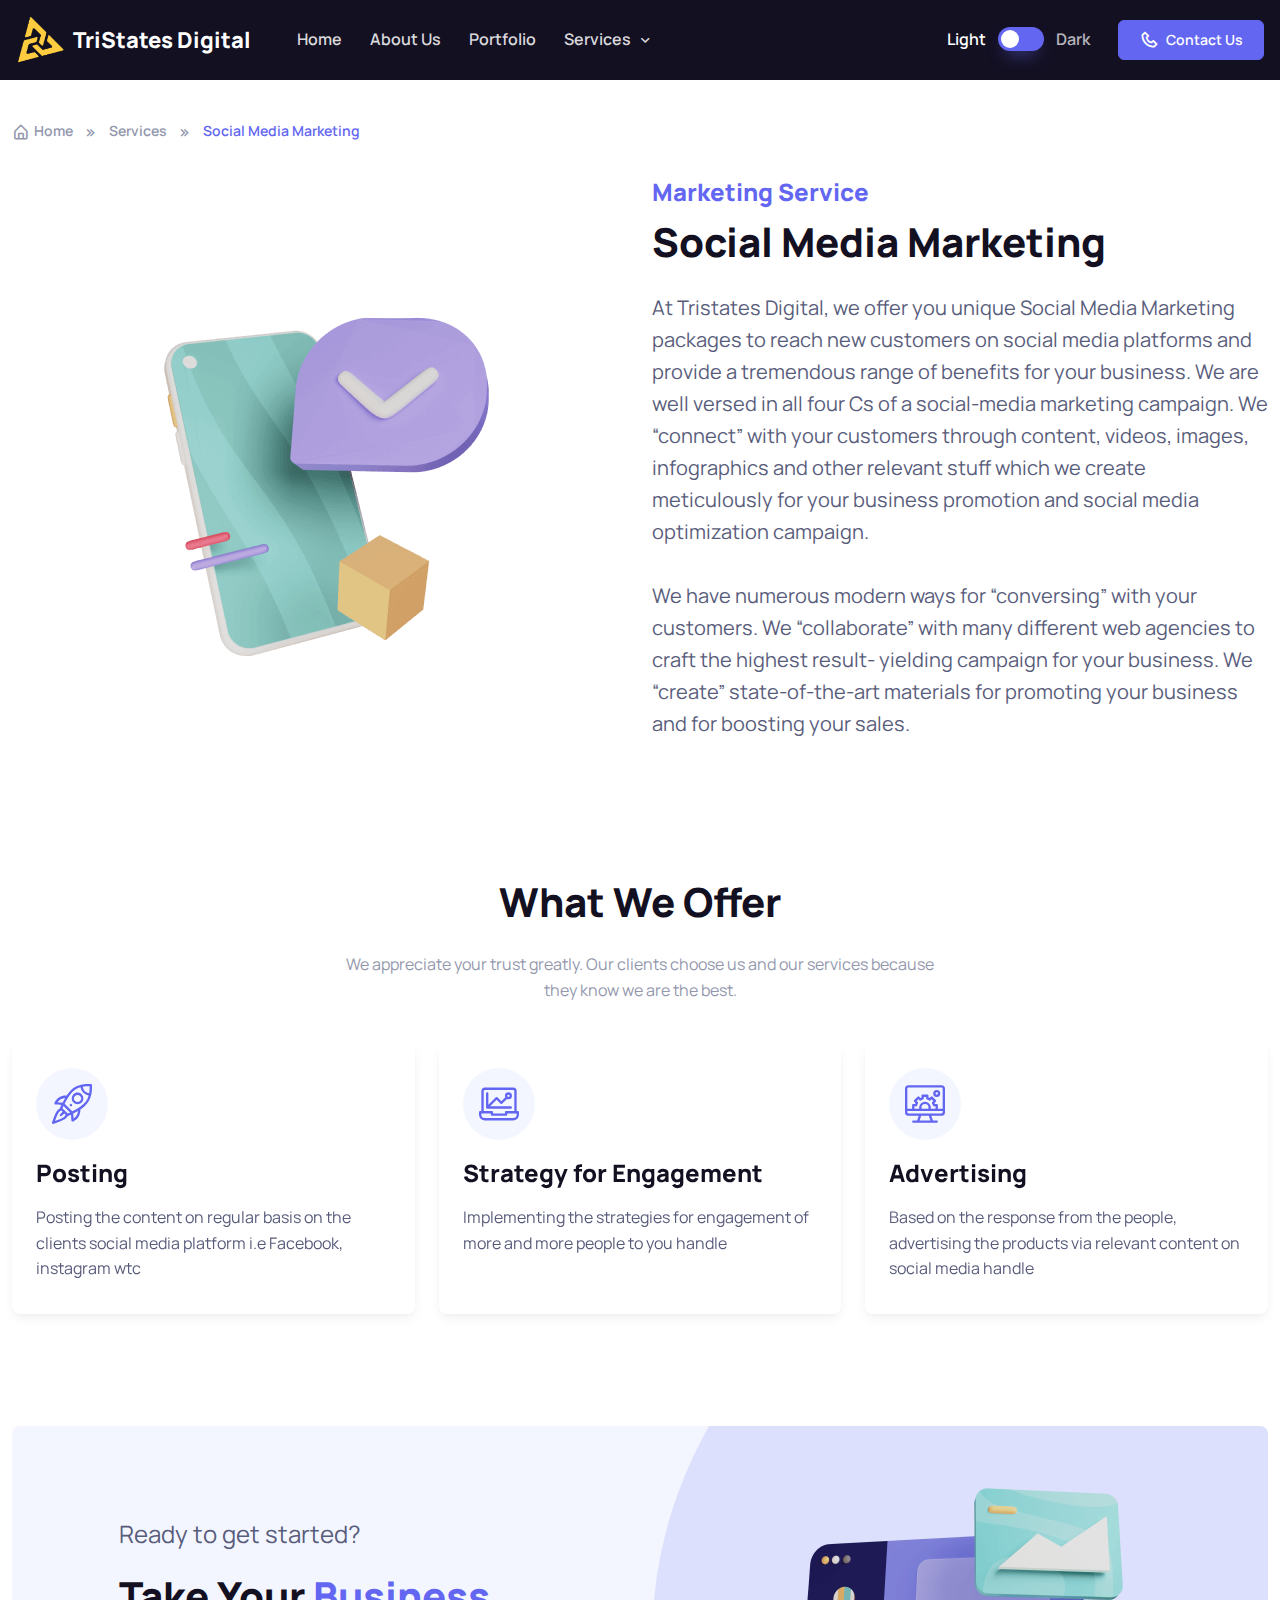
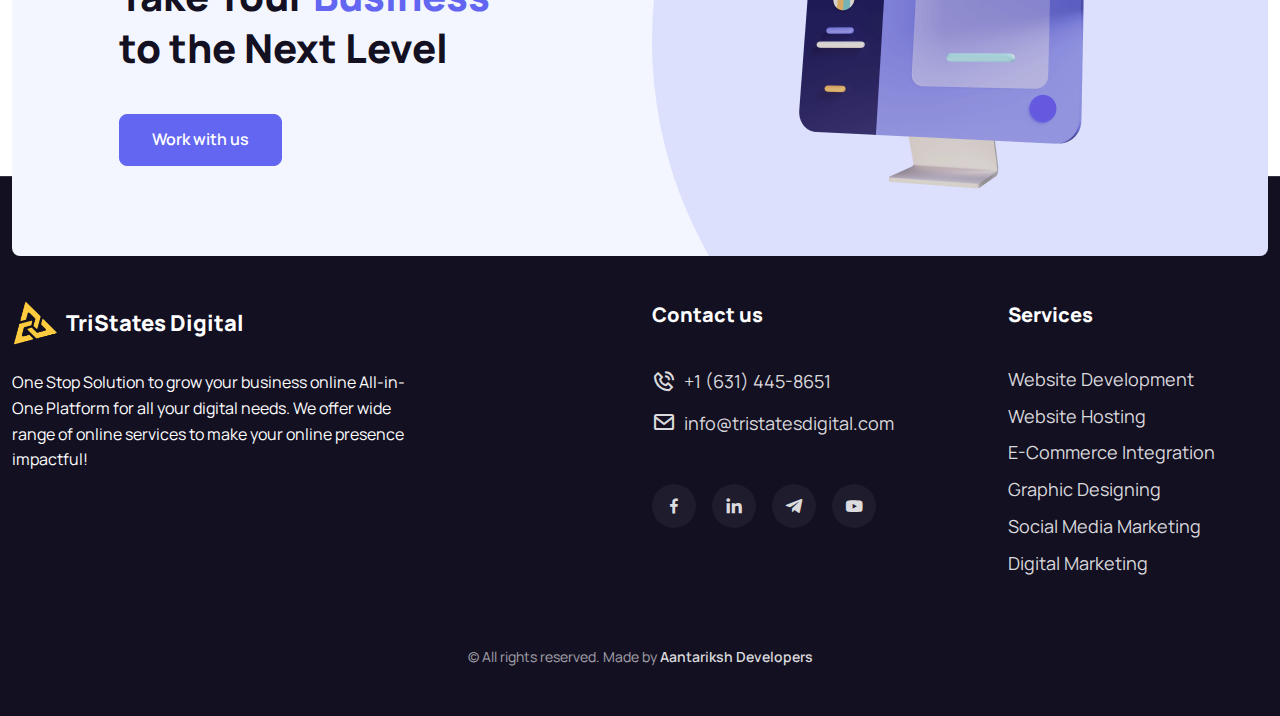
<file: social-media.html>
<!DOCTYPE html>
<html lang="en">
  <head>
    <meta charset="utf-8">
    <title>TriStates Digital</title>

    <!-- SEO Meta Tags -->
    <meta name="description" content="">
    <meta name="keywords" content="">
    <meta name="author" content="">

    <!-- Viewport -->
    <meta name="viewport" content="width=device-width, initial-scale=1">

    <!-- Favicon and Touch Icons -->
    <link rel="shortcut icon" href="assets/img/logo.png">
    <meta name="theme-color" content="#ffffff">

    <!-- Vendor Styles -->
    <link rel="stylesheet" media="screen" href="assets/vendor/boxicons/css/boxicons.min.css"/>
    <link rel="stylesheet" media="screen" href="assets/vendor/swiper/swiper-bundle.min.css"/>
    <link rel="stylesheet" media="screen" href="assets/vendor/img-comparison-slider/dist/styles.css"/>

    <!-- Main Theme Styles + Bootstrap -->
    <link rel="stylesheet" media="screen" href="assets/css/theme.min.css">

    <!-- Page loading styles -->
    <style>
      .page-loading {
        position: fixed;
        top: 0;
        right: 0;
        bottom: 0;
        left: 0;
        width: 100%;
        height: 100%;
        -webkit-transition: all .4s .2s ease-in-out;
        transition: all .4s .2s ease-in-out;
        background-color: #fff;
        opacity: 0;
        visibility: hidden;
        z-index: 9999;
      }
      .dark-mode .page-loading {
        background-color: #131022;
      }
      .page-loading.active {
        opacity: 1;
        visibility: visible;
      }
      .page-loading-inner {
        position: absolute;
        top: 50%;
        left: 0;
        width: 100%;
        text-align: center;
        -webkit-transform: translateY(-50%);
        transform: translateY(-50%);
        -webkit-transition: opacity .2s ease-in-out;
        transition: opacity .2s ease-in-out;
        opacity: 0;
      }
      .page-loading.active > .page-loading-inner {
        opacity: 1;
      }
      .page-loading-inner > span {
        display: block;
        font-size: 1rem;
        font-weight: normal;
        color: #9397ad;
      }
      .dark-mode .page-loading-inner > span {
        color: #fff;
        opacity: .6;
      }
      .page-spinner {
        display: inline-block;
        width: 2.75rem;
        height: 2.75rem;
        margin-bottom: .75rem;
        vertical-align: text-bottom;
        border: .15em solid #b4b7c9;
        border-right-color: transparent;
        border-radius: 50%;
        -webkit-animation: spinner .75s linear infinite;
        animation: spinner .75s linear infinite;
      }
      .dark-mode .page-spinner {
        border-color: rgba(255,255,255,.4);
        border-right-color: transparent;
      }
      @-webkit-keyframes spinner {
        100% {
          -webkit-transform: rotate(360deg);
          transform: rotate(360deg);
        }
      }
      @keyframes spinner {
        100% {
          -webkit-transform: rotate(360deg);
          transform: rotate(360deg);
        }
      }
    </style>

    <!-- Theme mode -->
    <script>
      let mode = window.localStorage.getItem('mode'),
          root = document.getElementsByTagName('html')[0];
      if (mode !== null && mode === 'dark') {
        root.classList.add('dark-mode');
      } else {
        root.classList.remove('dark-mode');
      }
    </script>

    <!-- Page loading scripts -->
    <script>
      (function () {
        window.onload = function () {
          const preloader = document.querySelector('.page-loading');
          preloader.classList.remove('active');
          setTimeout(function () {
            preloader.remove();
          }, 1000);
        };
      })();
    </script>
  </head>


  <!-- Body -->
  <body>

    <!-- Page loading spinner -->
    <div class="page-loading active">
      <div class="page-loading-inner">
        <div class="page-spinner"></div><span>Loading...</span>
      </div>
    </div>

    <!-- Page wrapper for sticky footer -->
    <!-- Wraps everything except footer to push footer to the bottom of the page if there is little content -->
    <main class="page-wrapper">


      <!-- Navbar -->
      <!-- Remove "navbar-sticky" class to make navigation bar scrollable with the page -->
      <header class="header navbar navbar-expand-lg navbar-dark bg-dark navbar-sticky">
        <div class="container px-3">
          <a href="index.html" class="navbar-brand pe-3">
            <img src="assets/img/logo.png" width="50" alt="TriStates">
            TriStates Digital
          </a>
          <div id="navbarNav" class="offcanvas offcanvas-end bg-dark">
            <div class="offcanvas-header border-bottom border-light">
              <h5 class="offcanvas-title text-white">Menu</h5>
              <button type="button" class="btn-close btn-close-white" data-bs-dismiss="offcanvas" aria-label="Close"></button>
            </div>
            <div class="offcanvas-body">
              <ul class="navbar-nav me-auto mb-2 mb-lg-0">
                <li class="nav-item">
                  <a href="index.html" class="nav-link">Home</a>
                </li>
                <li class="nav-item">
                  <a href="about.html" class="nav-link">About Us</a>
                </li>
                <li class="nav-item">
                  <a href="portfolio.html" class="nav-link">Portfolio</a>
                </li>
                <li class="nav-item dropdown">
                  <a href="#" class="nav-link dropdown-toggle" data-bs-toggle="dropdown">Services</a>
                  <ul class="dropdown-menu dropdown-menu-dark">
                    <li><a href="web-development.html" class="dropdown-item">Website Development</a></li>
                    <li><a href="web-hosting.html" class="dropdown-item">Website Hosting</a></li>
                    <li><a href="ecommerce.html" class="dropdown-item">E-Commerce Integration</a></li>
                    <li><a href="graphic-design.html" class="dropdown-item">Graphic Designing</a></li>
                    <li><a href="social-media.html" class="dropdown-item">Social Media Marketing</a></li>
                    <li><a href="digital-marketing.html" class="dropdown-item">Digital Marketing</a></li>
                  </ul>
                </li>
              </ul>
            </div>
            <div class="offcanvas-footer border-top border-light">
              <a href="contact.html" class="btn btn-primary w-100">
                <i class="bx bx-phone fs-4 lh-1 me-1"></i>
                &nbsp;Contact Us
              </a>
            </div>      
          </div>
          <div class="dark-mode pe-lg-1 ms-auto me-4">
            <div class="form-check form-switch mode-switch" data-bs-toggle="mode">
              <input type="checkbox" class="form-check-input" id="theme-mode">
              <label class="form-check-label d-none d-sm-block" for="theme-mode">Light</label>
              <label class="form-check-label d-none d-sm-block" for="theme-mode">Dark</label>
            </div>
          </div>
          <button type="button" class="navbar-toggler" data-bs-toggle="offcanvas" data-bs-target="#navbarNav" aria-controls="navbarNav" aria-expanded="false" aria-label="Toggle navigation">
            <span class="navbar-toggler-icon"></span>
          </button>
          <a href="contact.html" class="btn btn-primary btn-sm fs-sm rounded d-none d-lg-inline-flex">
            <i class="bx bx-phone fs-5 lh-1 me-1"></i>
            &nbsp;Contact Us
          </a>
        </div>
      </header>


      <!-- Breadcrumb -->
      <nav class="container py-4 mb-lg-2 mt-lg-3" aria-label="breadcrumb">
        <ol class="breadcrumb justify-content-center justify-content-md-start mb-0">
          <li class="breadcrumb-item">
            <a href="index.html"><i class="bx bx-home-alt fs-lg me-1"></i>Home</a>
          </li>
          <li class="breadcrumb-item">
            <a href="services-v1.html">Services</a>
          </li>
          <li class="breadcrumb-item active" aria-current="page">Social Media Marketing</li>
        </ol>
      </nav>


      <!-- Page title + Image -->
      <section class="container pb-5 mb-md-3 mb-lg-5">
        <div class="row align-items-center">
          <div class="col-md-6 order-md-2 text-center text-md-start mb-3 mb-sm-0">
            <h2 class="h4 text-primary mb-2">Marketing Service</h2>
            <h1 class="mb-4">Social Media Marketing</h1>
            <p class="fs-xl d-md-none d-lg-block pb-2 pb-md-4 mb-lg-3">
              At Tristates Digital, we offer you unique Social Media Marketing packages to reach new customers on
              social media platforms and provide a tremendous range of benefits for your business. We are well
              versed in all four Cs of a social-media marketing campaign. We “connect” with your customers
              through content, videos, images, infographics and other relevant stuff which we create meticulously
              for your business promotion and social media optimization campaign. 
              <br><br>
              We have numerous modern ways for “conversing” with your customers. We “collaborate” with many different web agencies to craft
              the highest result- yielding campaign for your business. We “create” state-of-the-art materials for
              promoting your business and for boosting your sales.
            </p>
          </div>
          <div class="col-md-6 text-center order-md-1">
            <img src="assets/img/services/socialmedia.png" alt="Image">
          </div>
        </div>
      </section>


      <!-- Services -->
      <section class="container pb-5 mb-md-3 mb-lg-5">
        <div class="row justify-content-center text-center">
          <div class="col-xl-6 col-lg-7 col-md-8 col-sm-10">
            <h2 class="h1 mb-4">What We Offer</h2>
            <p class="text-muted mb-3 mb-lg-4">We appreciate your trust greatly. Our clients choose us and our services because they know we are the best.</p>
          </div>
        </div>
        

        <!-- Swiper slider -->
        <div class="swiper swiper-nav-onhover mx-n2" data-swiper-options='{
          "slidesPerView": 1,
          "spaceBetween": 8,
          "pagination": {
            "el": ".swiper-pagination",
            "clickable": true
          },
          "breakpoints": {
            "0": {
              "slidesPerView": 1
            },
            "560": {
              "slidesPerView": 2
            },
            "992": {
              "slidesPerView": 3
            }
          }
        }'>
          <div class="swiper-wrapper">

            <!-- Item -->
            <div class="swiper-slide h-auto py-3">
              <div class="card border-0 shadow-sm card-hover card-hover-primary h-100 mx-2">
                <div class="card-body">
                  <div class="d-table position-relative p-3 mb-3">
                    <span class="position-absolute top-0 start-0 w-100 h-100 bg-secondary rounded-circle"></span>
                    <div class="text-primary position-relative zindex-5">
                      <svg class="" xmlns="http://www.w3.org/2000/svg" width="40" height="40" fill="none"><g clip-path="url(#A)" fill="currentColor"><path d="M29.699 18.609a5.87 5.87 0 0 0 0-8.286c-2.29-2.29-5.996-2.29-8.286 0a5.87 5.87 0 0 0 0 8.286c2.29 2.29 5.996 2.29 8.286 0zM23.07 11.98c1.374-1.374 3.598-1.374 4.972 0a3.52 3.52 0 0 1 0 4.972c-1.374 1.374-3.598 1.374-4.972 0a3.52 3.52 0 0 1 0-4.972zM.054 38.476a1.17 1.17 0 0 0 1.467 1.471c1.017-.318 10.012-3.172 12.434-5.594.649-.649 1.177-1.382 1.567-2.167a1.15 1.15 0 0 0 .602-.124l2.839-1.427.43 5.754c.002.875.925 1.433 1.699 1.044.292-.194 3.324-1.302 5.46-4.766 1.186-1.923 1.805-4.134 1.805-6.394v-.805c1.764-1.141 3.406-2.36 4.752-3.66 5.822-5.621 7.137-12.54 6.856-20.64C39.944.553 39.45.059 38.834.037c-8.098-.281-15.018 1.033-20.64 6.856-1.274 1.32-2.471 2.868-3.593 4.593h-.975c-4.561 0-8.803 2.607-10.879 6.762l-.281.56a1.17 1.17 0 0 0 1.044 1.699c.665.002-.361-.045 5.868.512l-1.437 2.86a1.17 1.17 0 0 0-.124.633c-.777.389-1.504.913-2.147 1.557C3.247 28.487.374 37.461.054 38.476zm15.765-8.889l-5.407-5.406 1.106-2.208 6.509 6.509-2.208 1.106zm5.798 4.883l-.395-4.977A102.77 102.77 0 0 0 26 26.911c-.197 3.096-1.816 5.873-4.383 7.559zM37.65 2.35c.039 2.56-.109 4.825-.466 6.863a7.51 7.51 0 0 1-6.397-6.397c2.037-.357 4.303-.505 6.862-.466zM19.88 8.519c2.455-2.543 5.194-4.229 8.616-5.187a9.84 9.84 0 0 0 2.771 5.401 9.84 9.84 0 0 0 5.401 2.771c-.959 3.422-2.644 6.161-5.187 8.616-2.837 2.74-7.2 5.175-11.251 7.249l-7.598-7.599c2.074-4.051 4.509-8.413 7.249-11.251zM5.415 18.297c1.715-2.623 4.567-4.26 7.738-4.409-.939 1.61-1.819 3.271-2.641 4.879l-5.096-.47zm3.905 8.106l1.32 1.32-2.486 2.486a1.172 1.172 0 1 0 1.657 1.657l2.486-2.486 1.32 1.32c-.281.723-.729 1.404-1.32 1.994-1.343 1.343-6.052 3.17-9.274 4.286 1.122-3.215 2.957-7.913 4.302-9.257a5.81 5.81 0 0 1 1.994-1.32zm10.415-6.138a1.172 1.172 0 1 0-1.657 1.657 1.172 1.172 0 1 0 1.657-1.657z"/></g><defs><clipPath id="A"><path fill="#fff" d="M0 0h40v40H0z"/></clipPath></defs></svg>
                    </div>
                  </div>
                  <h3 class="h4">Posting</h3>
                  <ul class="list-unstyled mb-0">
                    <li class="d-flex align-items-center mb-2">
                      Posting the content on regular basis on the clients social media platform i.e Facebook, instagram wtc
                    </li>
                  </ul>
                </div>
              </div>
            </div>

            <!-- Item -->
            <div class="swiper-slide h-auto py-3">
              <div class="card border-0 shadow-sm card-hover card-hover-primary h-100 mx-2">
                <div class="card-body">
                  <div class="d-table position-relative p-3 mb-3">
                    <span class="position-absolute top-0 start-0 w-100 h-100 bg-secondary rounded-circle"></span>
                    <div class="text-primary position-relative zindex-5">
                      <svg xmlns="http://www.w3.org/2000/svg" width="40" height="40" fill="currentColor"><path d="M38.828 27.031h-1.172V7.109a3.52 3.52 0 0 0-3.516-3.516H5.859c-1.938 0-3.508 1.577-3.508 3.516v19.922H1.18A1.18 1.18 0 0 0 0 28.203v2.344a5.87 5.87 0 0 0 5.859 5.859H34.14A5.87 5.87 0 0 0 40 30.547v-2.344a1.17 1.17 0 0 0-1.172-1.172zM4.688 7.109c0-.646.526-1.172 1.172-1.172h28.281a1.18 1.18 0 0 1 1.18 1.172v19.922H27.11c-.647 0-1.164.525-1.164 1.172v.002 1.17H14.063v-1.172a1.17 1.17 0 0 0-1.172-1.172H4.688V7.109zm32.977 23.438a3.53 3.53 0 0 1-3.524 3.516H5.859a3.52 3.52 0 0 1-3.516-3.516v-1.172h9.383v1.172c0 .647.517 1.172 1.164 1.172h14.219a1.17 1.17 0 0 0 1.172-1.172v-1.172h9.383v1.172zm-4.696-7.031a1.17 1.17 0 0 0-1.172-1.172H11.049l6.604-6.549 3.862 3.862a1.17 1.17 0 0 0 1.651.006l4.765-4.697c.46.222.977.347 1.522.347a3.52 3.52 0 0 0 3.516-3.516 3.52 3.52 0 0 0-3.516-3.516 3.52 3.52 0 0 0-3.516 3.516c0 .539.122 1.051.34 1.508l-3.928 3.872-3.865-3.865a1.17 1.17 0 0 0-1.654-.004l-7.456 7.394V9.453a1.172 1.172 0 0 0-2.344 0v14.062c0 .653.534 1.172 1.172 1.172h.001 23.593a1.17 1.17 0 0 0 1.172-1.172zm-3.516-12.891c.646 0 1.172.526 1.172 1.172s-.526 1.172-1.172 1.172-1.172-.526-1.172-1.172.526-1.172 1.172-1.172z"/></svg>
                    </div>
                  </div>
                  <h3 class="h4">Strategy for Engagement</h3>
                  <ul class="list-unstyled mb-0">
                    <li class="d-flex align-items-center mb-2">
                      Implementing the strategies for engagement of more and more people to you handle 
                    </li>
                  </ul>
                </div>
              </div>
            </div>

            <!-- Item -->
            <div class="swiper-slide h-auto py-3">
              <div class="card border-0 shadow-sm card-hover card-hover-primary h-100 mx-2">
                <div class="card-body">
                  <div class="d-table position-relative p-3 mb-3">
                    <span class="position-absolute top-0 start-0 w-100 h-100 bg-secondary rounded-circle"></span>
                    <div class="text-primary position-relative zindex-5">
                      <svg xmlns="http://www.w3.org/2000/svg" width="40" height="40" fill="currentColor"><path d="M36.484 1.25H3.516A3.52 3.52 0 0 0 0 4.766v23.437a3.52 3.52 0 0 0 3.516 3.516h10.171l-1.562 4.687H8.281a1.172 1.172 0 1 0 0 2.344h23.438a1.172 1.172 0 1 0 0-2.344h-3.843l-1.562-4.687h10.171A3.52 3.52 0 0 0 40 28.203V4.766a3.52 3.52 0 0 0-3.516-3.516zm-21.89 35.156l1.563-4.687h7.686l1.563 4.687H14.595zm23.062-8.203c0 .646-.526 1.172-1.172 1.172H3.516c-.646 0-1.172-.526-1.172-1.172v-1.172h35.312v1.172zM12.78 17.952l-1.066-1.066 1.657-1.657 1.066 1.066a1.17 1.17 0 0 0 1.424.181c.659-.388 1.362-.681 2.089-.869a1.17 1.17 0 0 0 .878-1.134V12.97h2.344v1.503a1.17 1.17 0 0 0 .878 1.134 8.13 8.13 0 0 1 2.089.87 1.17 1.17 0 0 0 1.424-.181l1.066-1.066 1.657 1.657-1.066 1.066a1.17 1.17 0 0 0-.181 1.424 8.09 8.09 0 0 1 .869 2.09 1.17 1.17 0 0 0 1.134.878h1.503v2.344h-4.806a5.88 5.88 0 0 0 .118-1.172A5.87 5.87 0 0 0 20 17.656a5.87 5.87 0 0 0-5.859 5.859 5.88 5.88 0 0 0 .118 1.172H9.453v-2.344h1.503a1.17 1.17 0 0 0 1.135-.878c.188-.728.481-1.431.869-2.09a1.17 1.17 0 0 0-.181-1.424zm10.736 5.563a3.53 3.53 0 0 1-.201 1.172h-6.628a3.53 3.53 0 0 1-.201-1.172A3.52 3.52 0 0 1 20 20a3.52 3.52 0 0 1 3.516 3.516zm14.141 1.172h-4.766v-3.516A1.17 1.17 0 0 0 31.719 20h-1.81a10.5 10.5 0 0 0-.418-1.003l1.282-1.282a1.17 1.17 0 0 0 0-1.657l-3.314-3.315a1.17 1.17 0 0 0-1.657 0l-1.282 1.282c-.328-.157-.663-.296-1.003-.418v-1.811a1.17 1.17 0 0 0-1.172-1.172h-4.688a1.17 1.17 0 0 0-1.172 1.172v1.811a10.3 10.3 0 0 0-1.003.418L14.2 12.743a1.17 1.17 0 0 0-1.657 0l-3.314 3.315a1.17 1.17 0 0 0 0 1.657l1.281 1.282A10.46 10.46 0 0 0 10.092 20H8.281a1.17 1.17 0 0 0-1.172 1.172v3.516H2.344V4.766c0-.646.526-1.172 1.172-1.172h32.969c.646 0 1.172.526 1.172 1.172v19.922zM31.719 5.938a3.52 3.52 0 0 0-3.516 3.516 3.52 3.52 0 0 0 3.516 3.516 3.52 3.52 0 0 0 3.516-3.516 3.52 3.52 0 0 0-3.516-3.516zm0 4.688c-.646 0-1.172-.526-1.172-1.172s.526-1.172 1.172-1.172 1.172.526 1.172 1.172-.526 1.172-1.172 1.172z"/></svg>
                    </div>
                  </div>
                  <h3 class="h4">Advertising</h3>
                  <ul class="list-unstyled mb-0">
                    <li class="d-flex align-items-center mb-2">
                      Based on the response from the people, advertising the products via relevant content on social media handle 
                    </li>
                  </ul>
                </div>
              </div>
            </div>
          </div>

          <!-- Pagination (bullets) -->
          <div class="swiper-pagination position-relative d-lg-none pt-2 pt-sm-3 mt-4"></div>
        </div>
      </section>

      <!-- CTA -->
      <section class="container position-relative zindex-2">
        <div class="bg-secondary rounded-3 overflow-hidden">
          <div class="row align-items-center">
            <div class="col-xl-4 col-md-5 offset-lg-1">
              <div class="pt-5 pb-3 pb-md-5 px-4 px-lg-0 text-center text-md-start">
                <p class="lead mb-3">Ready to get started?</p>
                <h2 class="h1 pb-3 pb-sm-4">Take Your <span class="text-primary">Business</span> to&nbsp;the Next Level</h2>
                <a href="contact.html" class="btn btn-primary btn-lg">Work with us</a>
              </div>
            </div>
            <div class="col-lg-6 col-md-7 offset-xl-1">
              <div class="position-relative d-flex flex-column align-items-center justify-content-center h-100">
                <svg class="d-none d-md-block position-absolute top-50 start-0 translate-middle-y" width="868" height="868" style="min-width: 868px;" viewBox="0 0 868 868" fill="none" xmlns="http://www.w3.org/2000/svg"><circle opacity="0.15" cx="434" cy="434" r="434" fill="#6366F1"></circle></svg>
                <img src="assets/img/about/cta.png" class="position-relative zindex-3 mb-2 my-lg-4" width="382" alt="Illustration">
              </div>
            </div>
          </div>
        </div>
      </section>
    </main>


    <!-- Footer -->
    <footer class="footer dark-mode bg-dark border-top border-light pb-5" style="margin-top: -80px;padding-top: 100px;">
      <div class="container pt-2 pt-sm-4">
        <div class="row">
          <div class="col-md-6 col-lg-5 col-xl-4 pb-2 pb-sm-3 pb-md-0 mb-4 mb-md-0">
            <div class="navbar-brand text-dark p-0 me-0 mb-3 mb-lg-4">
              <img src="assets/img/logo.png" width="47">
              TriStates Digital
            </div>
            <p class="mb-0 text-white">One Stop Solution to grow your business online
              All-in-One Platform for all your digital needs.
              We offer wide range of online services to make your online presence impactful!</p>
          </div>
          <div class="col-md-6 col-xxl-5 offset-lg-1 offset-xl-2 offset-xxl-3">
            <div class="row row-cols-1 row-cols-sm-2">
              <div class="col pb-2 pb-sm-0 mb-4 mb-sm-0">
                <h3 class="h5 pb-1 pb-sm-2 pb-lg-3">Contact us</h3>
                <ul class="nav flex-column mb-3">
                  <li>
                    <a href="tel:+16314458651" class="nav-link fs-lg fw-normal px-0 py-1">
                      <i class="bx bx-phone-call fs-4 me-2"></i>
                      +1 (631) 445-8651
                    </a>
                  </li>
                  <li>
                    <a href="mailto:info@tristatesdigital.com" class="nav-link fs-lg fw-normal px-0 py-1">
                      <i class="bx bx-envelope fs-4 me-2"></i>
                      info@tristatesdigital.com
                    </a>
                  </li>
                </ul>
                <div class="d-flex pt-2 pt-sm-3 pt-md-4">
                  <a href="#" class="btn btn-icon btn-secondary btn-facebook rounded-circle me-3">
                    <i class="bx bxl-facebook"></i>
                  </a>
                  <a href="#" class="btn btn-icon btn-secondary btn-linkedin rounded-circle me-3">
                    <i class="bx bxl-linkedin"></i>
                  </a>
                  <a href="#" class="btn btn-icon btn-secondary btn-telegram rounded-circle me-3">
                    <i class="bx bxl-telegram"></i>
                  </a>
                  <a href="#" class="btn btn-icon btn-secondary btn-youtube rounded-circle me-3">
                    <i class="bx bxl-youtube"></i>
                  </a>
                </div>
              </div>
              <div class="col ps-sm-4 ps-md-5">
                <h3 class="h5 pb-1 pb-sm-2 pb-lg-3">Services</h3>
                <ul class="nav flex-column mb-3">
                  <li><a href="web-development.html" class="nav-link fs-lg fw-normal px-0 py-1"> Website Development </a></li>
                  <li><a href="web-hosting.html" class="nav-link fs-lg fw-normal px-0 py-1"> Website Hosting </a></li>
                  <li><a href="ecommerce.html" class="nav-link fs-lg fw-normal px-0 py-1"> E-Commerce Integration </a></li>
                  <li><a href="graphic-design.html" class="nav-link fs-lg fw-normal px-0 py-1"> Graphic Designing </a></li>
                  <li><a href="social-media.html" class="nav-link fs-lg fw-normal px-0 py-1"> Social Media Marketing </a></li>
                  <li><a href="digital-marketing.html" class="nav-link fs-lg fw-normal px-0 py-1"> Digital Marketing </a></li>
                </ul>
              </div>
            </div>
          </div>
        </div>
        <p class="nav d-block fs-sm pt-5 mb-0 text-center">
          <span class="text-light opacity-60">© All rights reserved. Made by </span>
          <a class="nav-link d-inline-block p-0" href="https://aantariksh.com/" target="_blank">Aantariksh Developers</a>
        </p>
      </div>
    </footer>


    <!-- Back to top button -->
    <a href="#top" class="btn-scroll-top" data-scroll>
      <span class="btn-scroll-top-tooltip text-muted fs-sm me-2">Top</span>
      <i class="btn-scroll-top-icon bx bx-chevron-up"></i>
    </a>


    <!-- Vendor Scripts -->
    <script src="assets/vendor/bootstrap/dist/js/bootstrap.bundle.min.js"></script>
    <script src="assets/vendor/smooth-scroll/dist/smooth-scroll.polyfills.min.js"></script>
    <script src="assets/vendor/swiper/swiper-bundle.min.js"></script>

    <!-- Main Theme Script -->
    <script src="assets/js/theme.min.js"></script>
  </body>
</html>
</file>
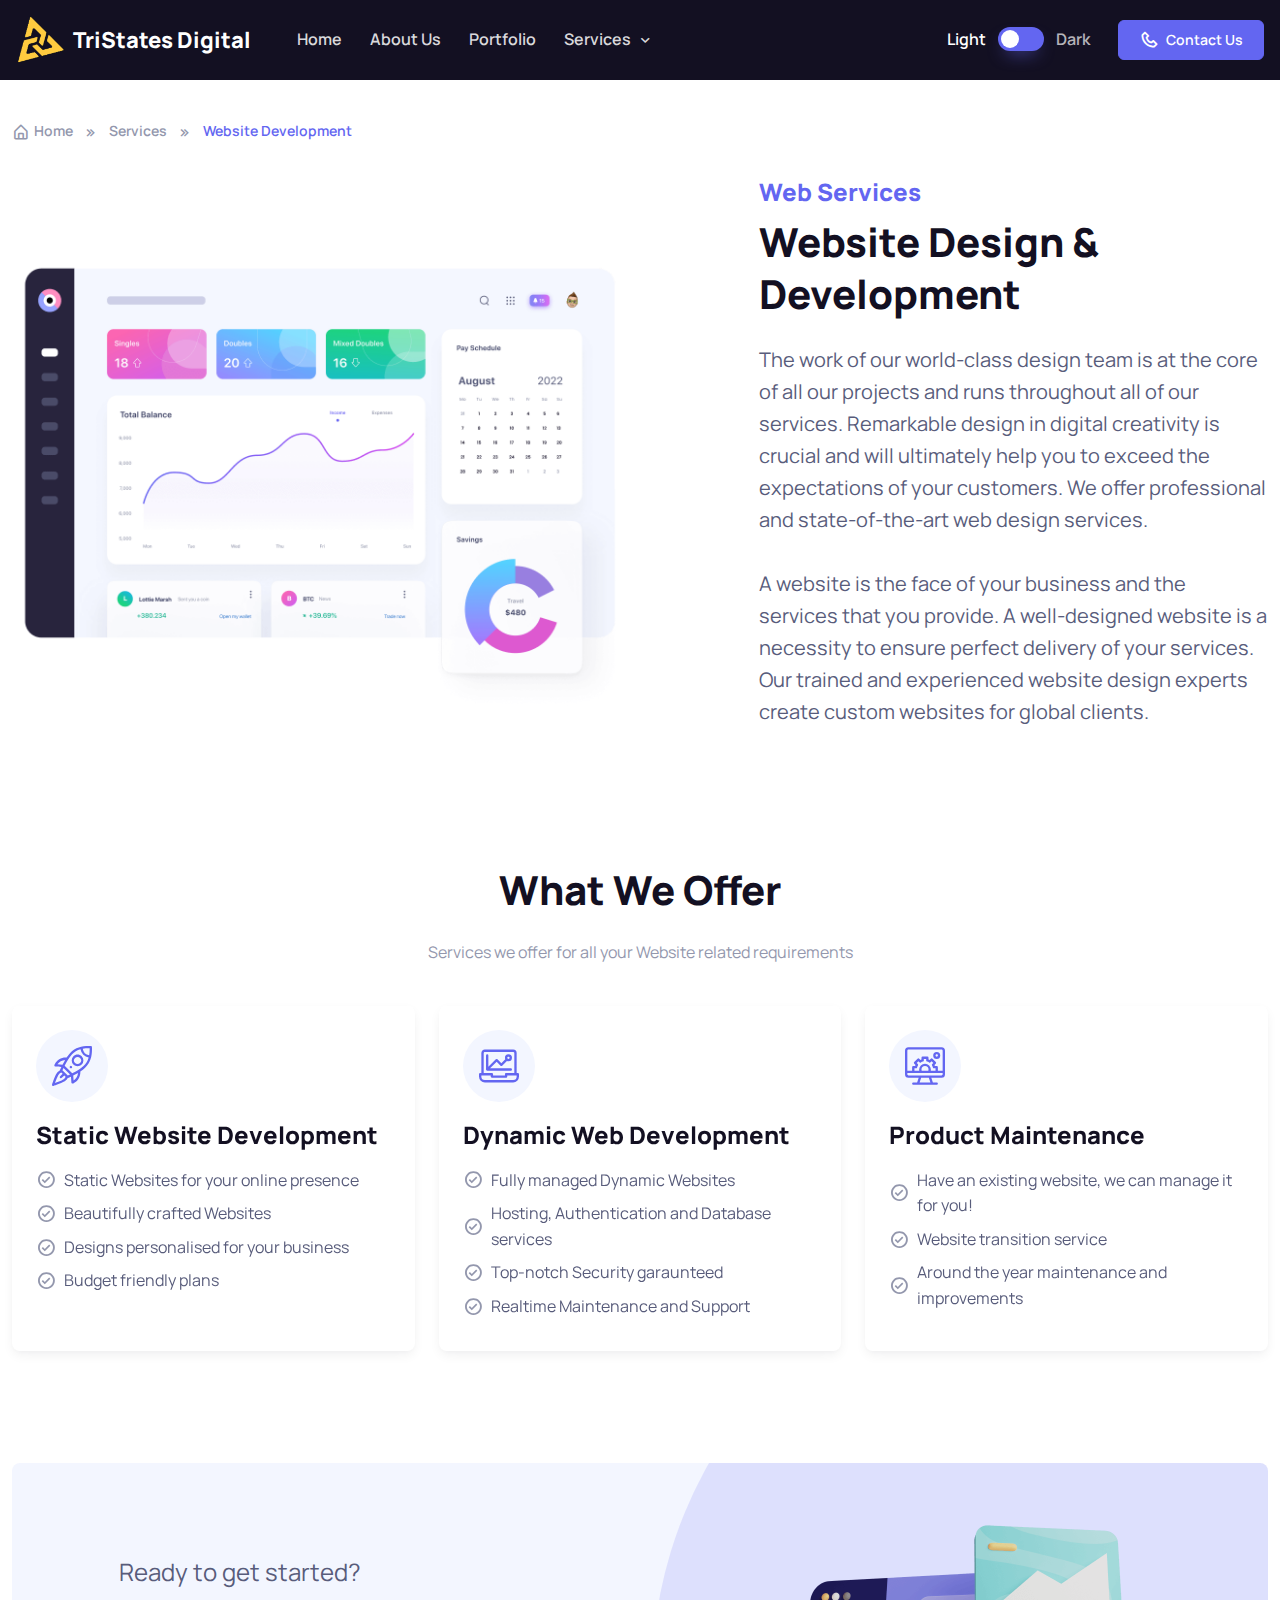
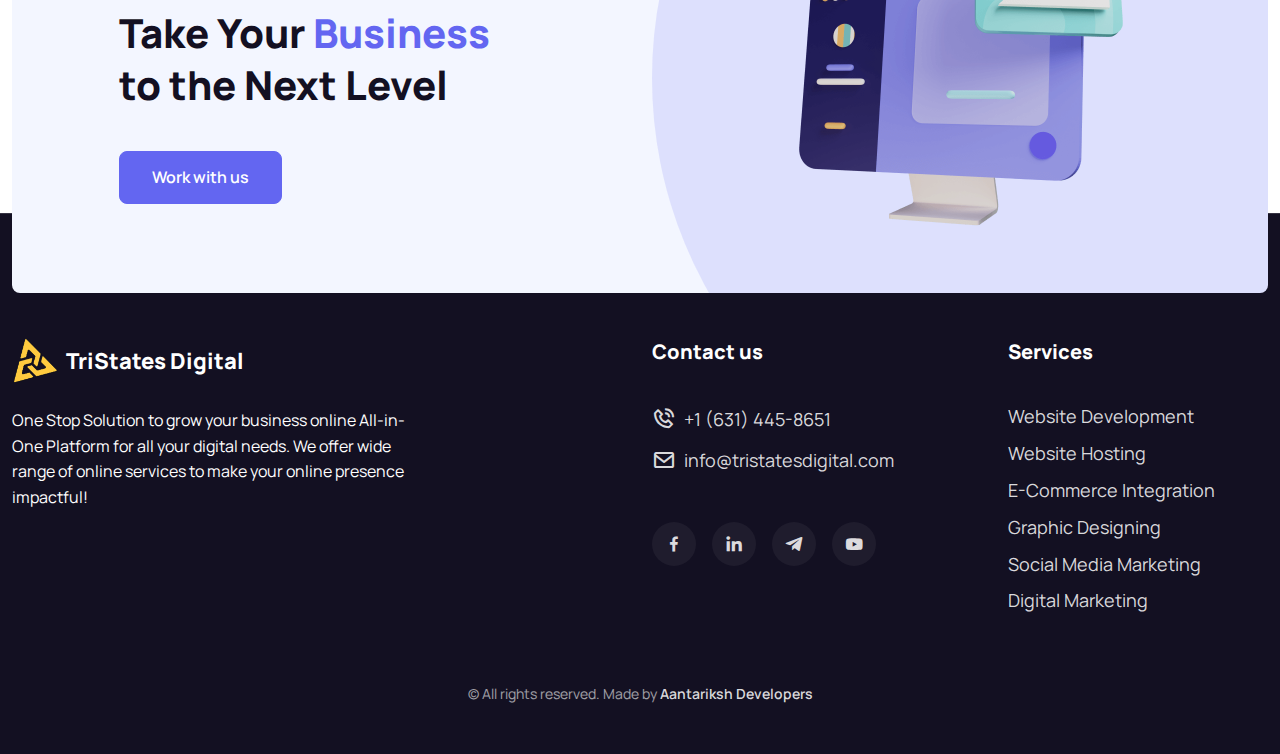
<file: web-development.html>
<!DOCTYPE html>
<html lang="en">
  <head>
    <meta charset="utf-8">
    <title>TriStates Digital</title>

    <!-- SEO Meta Tags -->
    <meta name="description" content="">
    <meta name="keywords" content="">
    <meta name="author" content="">

    <!-- Viewport -->
    <meta name="viewport" content="width=device-width, initial-scale=1">

    <!-- Favicon and Touch Icons -->
    <link rel="shortcut icon" href="assets/img/logo.png">
    <meta name="theme-color" content="#ffffff">

    <!-- Vendor Styles -->
    <link rel="stylesheet" media="screen" href="assets/vendor/boxicons/css/boxicons.min.css"/>
    <link rel="stylesheet" media="screen" href="assets/vendor/swiper/swiper-bundle.min.css"/>
    <link rel="stylesheet" media="screen" href="assets/vendor/img-comparison-slider/dist/styles.css"/>

    <!-- Main Theme Styles + Bootstrap -->
    <link rel="stylesheet" media="screen" href="assets/css/theme.min.css">

    <!-- Page loading styles -->
    <style>
      .page-loading {
        position: fixed;
        top: 0;
        right: 0;
        bottom: 0;
        left: 0;
        width: 100%;
        height: 100%;
        -webkit-transition: all .4s .2s ease-in-out;
        transition: all .4s .2s ease-in-out;
        background-color: #fff;
        opacity: 0;
        visibility: hidden;
        z-index: 9999;
      }
      .dark-mode .page-loading {
        background-color: #131022;
      }
      .page-loading.active {
        opacity: 1;
        visibility: visible;
      }
      .page-loading-inner {
        position: absolute;
        top: 50%;
        left: 0;
        width: 100%;
        text-align: center;
        -webkit-transform: translateY(-50%);
        transform: translateY(-50%);
        -webkit-transition: opacity .2s ease-in-out;
        transition: opacity .2s ease-in-out;
        opacity: 0;
      }
      .page-loading.active > .page-loading-inner {
        opacity: 1;
      }
      .page-loading-inner > span {
        display: block;
        font-size: 1rem;
        font-weight: normal;
        color: #9397ad;
      }
      .dark-mode .page-loading-inner > span {
        color: #fff;
        opacity: .6;
      }
      .page-spinner {
        display: inline-block;
        width: 2.75rem;
        height: 2.75rem;
        margin-bottom: .75rem;
        vertical-align: text-bottom;
        border: .15em solid #b4b7c9;
        border-right-color: transparent;
        border-radius: 50%;
        -webkit-animation: spinner .75s linear infinite;
        animation: spinner .75s linear infinite;
      }
      .dark-mode .page-spinner {
        border-color: rgba(255,255,255,.4);
        border-right-color: transparent;
      }
      @-webkit-keyframes spinner {
        100% {
          -webkit-transform: rotate(360deg);
          transform: rotate(360deg);
        }
      }
      @keyframes spinner {
        100% {
          -webkit-transform: rotate(360deg);
          transform: rotate(360deg);
        }
      }
    </style>

    <!-- Theme mode -->
    <script>
      let mode = window.localStorage.getItem('mode'),
          root = document.getElementsByTagName('html')[0];
      if (mode !== null && mode === 'dark') {
        root.classList.add('dark-mode');
      } else {
        root.classList.remove('dark-mode');
      }
    </script>

    <!-- Page loading scripts -->
    <script>
      (function () {
        window.onload = function () {
          const preloader = document.querySelector('.page-loading');
          preloader.classList.remove('active');
          setTimeout(function () {
            preloader.remove();
          }, 1000);
        };
      })();
    </script>
  </head>


  <!-- Body -->
  <body>

    <!-- Page loading spinner -->
    <div class="page-loading active">
      <div class="page-loading-inner">
        <div class="page-spinner"></div><span>Loading...</span>
      </div>
    </div>

    <!-- Page wrapper for sticky footer -->
    <!-- Wraps everything except footer to push footer to the bottom of the page if there is little content -->
    <main class="page-wrapper">


      <!-- Navbar -->
      <!-- Remove "navbar-sticky" class to make navigation bar scrollable with the page -->
      <header class="header navbar navbar-expand-lg navbar-dark bg-dark navbar-sticky">
        <div class="container px-3">
          <a href="index.html" class="navbar-brand pe-3">
            <img src="assets/img/logo.png" width="50" alt="TriStates">
            TriStates Digital
          </a>
          <div id="navbarNav" class="offcanvas offcanvas-end bg-dark">
            <div class="offcanvas-header border-bottom border-light">
              <h5 class="offcanvas-title text-white">Menu</h5>
              <button type="button" class="btn-close btn-close-white" data-bs-dismiss="offcanvas" aria-label="Close"></button>
            </div>
            <div class="offcanvas-body">
              <ul class="navbar-nav me-auto mb-2 mb-lg-0">
                <li class="nav-item">
                  <a href="index.html" class="nav-link">Home</a>
                </li>
                <li class="nav-item">
                  <a href="about.html" class="nav-link">About Us</a>
                </li>
                <li class="nav-item">
                  <a href="portfolio.html" class="nav-link">Portfolio</a>
                </li>
                <li class="nav-item dropdown">
                  <a href="#" class="nav-link dropdown-toggle" data-bs-toggle="dropdown">Services</a>
                  <ul class="dropdown-menu dropdown-menu-dark">
                    <li><a href="web-development.html" class="dropdown-item">Website Development</a></li>
                    <li><a href="web-hosting.html" class="dropdown-item">Website Hosting</a></li>
                    <li><a href="ecommerce.html" class="dropdown-item">E-Commerce Integration</a></li>
                    <li><a href="graphic-design.html" class="dropdown-item">Graphic Designing</a></li>
                    <li><a href="social-media.html" class="dropdown-item">Social Media Marketing</a></li>
                    <li><a href="digital-marketing.html" class="dropdown-item">Digital Marketing</a></li>
                  </ul>
                </li>
              </ul>
            </div>
            <div class="offcanvas-footer border-top border-light">
              <a href="contact.html" class="btn btn-primary w-100">
                <i class="bx bx-phone fs-4 lh-1 me-1"></i>
                &nbsp;Contact Us
              </a>
            </div>      
          </div>
          <div class="dark-mode pe-lg-1 ms-auto me-4">
            <div class="form-check form-switch mode-switch" data-bs-toggle="mode">
              <input type="checkbox" class="form-check-input" id="theme-mode">
              <label class="form-check-label d-none d-sm-block" for="theme-mode">Light</label>
              <label class="form-check-label d-none d-sm-block" for="theme-mode">Dark</label>
            </div>
          </div>
          <button type="button" class="navbar-toggler" data-bs-toggle="offcanvas" data-bs-target="#navbarNav" aria-controls="navbarNav" aria-expanded="false" aria-label="Toggle navigation">
            <span class="navbar-toggler-icon"></span>
          </button>
          <a href="contact.html" class="btn btn-primary btn-sm fs-sm rounded d-none d-lg-inline-flex">
            <i class="bx bx-phone fs-5 lh-1 me-1"></i>
            &nbsp;Contact Us
          </a>
        </div>
      </header>


      <!-- Breadcrumb -->
      <nav class="container py-4 mb-lg-2 mt-lg-3" aria-label="breadcrumb">
        <ol class="breadcrumb justify-content-center justify-content-md-start mb-0">
          <li class="breadcrumb-item">
            <a href="index.html"><i class="bx bx-home-alt fs-lg me-1"></i>Home</a>
          </li>
          <li class="breadcrumb-item">
            <a href="services-v1.html">Services</a>
          </li>
          <li class="breadcrumb-item active" aria-current="page">Website Development</li>
        </ol>
      </nav>


      <!-- Page title + Image -->
      <section class="container pb-5 mb-md-3 mb-lg-5">
        <div class="row align-items-center">
          <div class="col-xl-5 col-md-6 offset-xl-1 order-md-2 text-center text-md-start mb-3 mb-sm-0">
            <h2 class="h4 text-primary mb-2">Web Services</h2>
            <h1 class="mb-4">Website Design & Development</h1>
            <p class="fs-xl d-md-none d-lg-block pb-2 pb-md-4 mb-lg-3">
              The work of our world-class design team is at the core of all our projects and runs throughout all of
              our services. Remarkable design in digital creativity is crucial and will ultimately help you to exceed
              the expectations of your customers. We offer professional and state-of-the-art web design services. 
              <br><br>
              A website is the face of your business and the services that you provide. A well-designed website is a
              necessity to ensure perfect delivery of your services. Our trained and experienced website design
              experts create custom websites for global clients.
            </p>
          </div>
          <div class="col-md-6 order-md-1">
            <img src="assets/img/services/webdev.png" alt="Image">
          </div>
        </div>
      </section>


      <!-- Services -->
      <section class="container pb-5 mb-md-3 mb-lg-5">
        <div class="row justify-content-center text-center">
          <div class="col-xl-6 col-lg-7 col-md-8 col-sm-10">
            <h2 class="h1 mb-4">What We Offer</h2>
            <p class="text-muted mb-3 mb-lg-4">Services we offer for all your Website related requirements</p>
          </div>
        </div>
        

        <!-- Swiper slider -->
        <div class="swiper swiper-nav-onhover mx-n2" data-swiper-options='{
          "slidesPerView": 1,
          "spaceBetween": 8,
          "pagination": {
            "el": ".swiper-pagination",
            "clickable": true
          },
          "breakpoints": {
            "0": {
              "slidesPerView": 1
            },
            "560": {
              "slidesPerView": 2
            },
            "992": {
              "slidesPerView": 3
            }
          }
        }'>
          <div class="swiper-wrapper">

            <!-- Item -->
            <div class="swiper-slide h-auto py-3">
              <div class="card border-0 shadow-sm card-hover card-hover-primary h-100 mx-2">
                <div class="card-body">
                  <div class="d-table position-relative p-3 mb-3">
                    <span class="position-absolute top-0 start-0 w-100 h-100 bg-secondary rounded-circle"></span>
                    <div class="text-primary position-relative zindex-5">
                      <svg class="" xmlns="http://www.w3.org/2000/svg" width="40" height="40" fill="none"><g clip-path="url(#A)" fill="currentColor"><path d="M29.699 18.609a5.87 5.87 0 0 0 0-8.286c-2.29-2.29-5.996-2.29-8.286 0a5.87 5.87 0 0 0 0 8.286c2.29 2.29 5.996 2.29 8.286 0zM23.07 11.98c1.374-1.374 3.598-1.374 4.972 0a3.52 3.52 0 0 1 0 4.972c-1.374 1.374-3.598 1.374-4.972 0a3.52 3.52 0 0 1 0-4.972zM.054 38.476a1.17 1.17 0 0 0 1.467 1.471c1.017-.318 10.012-3.172 12.434-5.594.649-.649 1.177-1.382 1.567-2.167a1.15 1.15 0 0 0 .602-.124l2.839-1.427.43 5.754c.002.875.925 1.433 1.699 1.044.292-.194 3.324-1.302 5.46-4.766 1.186-1.923 1.805-4.134 1.805-6.394v-.805c1.764-1.141 3.406-2.36 4.752-3.66 5.822-5.621 7.137-12.54 6.856-20.64C39.944.553 39.45.059 38.834.037c-8.098-.281-15.018 1.033-20.64 6.856-1.274 1.32-2.471 2.868-3.593 4.593h-.975c-4.561 0-8.803 2.607-10.879 6.762l-.281.56a1.17 1.17 0 0 0 1.044 1.699c.665.002-.361-.045 5.868.512l-1.437 2.86a1.17 1.17 0 0 0-.124.633c-.777.389-1.504.913-2.147 1.557C3.247 28.487.374 37.461.054 38.476zm15.765-8.889l-5.407-5.406 1.106-2.208 6.509 6.509-2.208 1.106zm5.798 4.883l-.395-4.977A102.77 102.77 0 0 0 26 26.911c-.197 3.096-1.816 5.873-4.383 7.559zM37.65 2.35c.039 2.56-.109 4.825-.466 6.863a7.51 7.51 0 0 1-6.397-6.397c2.037-.357 4.303-.505 6.862-.466zM19.88 8.519c2.455-2.543 5.194-4.229 8.616-5.187a9.84 9.84 0 0 0 2.771 5.401 9.84 9.84 0 0 0 5.401 2.771c-.959 3.422-2.644 6.161-5.187 8.616-2.837 2.74-7.2 5.175-11.251 7.249l-7.598-7.599c2.074-4.051 4.509-8.413 7.249-11.251zM5.415 18.297c1.715-2.623 4.567-4.26 7.738-4.409-.939 1.61-1.819 3.271-2.641 4.879l-5.096-.47zm3.905 8.106l1.32 1.32-2.486 2.486a1.172 1.172 0 1 0 1.657 1.657l2.486-2.486 1.32 1.32c-.281.723-.729 1.404-1.32 1.994-1.343 1.343-6.052 3.17-9.274 4.286 1.122-3.215 2.957-7.913 4.302-9.257a5.81 5.81 0 0 1 1.994-1.32zm10.415-6.138a1.172 1.172 0 1 0-1.657 1.657 1.172 1.172 0 1 0 1.657-1.657z"/></g><defs><clipPath id="A"><path fill="#fff" d="M0 0h40v40H0z"/></clipPath></defs></svg>
                    </div>
                  </div>
                  <h3 class="h4">Static Website Development</h3>
                  <ul class="list-unstyled mb-0">
                    <li class="d-flex align-items-center mb-2">
                      <i class="bx bx-check-circle fs-xl text-muted me-2"></i>
                      Static Websites for your online presence
                    </li>
                    <li class="d-flex align-items-center mb-2">
                      <i class="bx bx-check-circle fs-xl text-muted me-2"></i>
                      Beautifully crafted Websites 
                    </li>
                    <li class="d-flex align-items-center mb-2">
                      <i class="bx bx-check-circle fs-xl text-muted me-2"></i>
                      Designs personalised for your business
                    </li>
                    <li class="d-flex align-items-center mb-2">
                      <i class="bx bx-check-circle fs-xl text-muted me-2"></i>
                      Budget friendly plans
                    </li>
                  </ul>
                </div>
              </div>
            </div>

            <!-- Item -->
            <div class="swiper-slide h-auto py-3">
              <div class="card border-0 shadow-sm card-hover card-hover-primary h-100 mx-2">
                <div class="card-body">
                  <div class="d-table position-relative p-3 mb-3">
                    <span class="position-absolute top-0 start-0 w-100 h-100 bg-secondary rounded-circle"></span>
                    <div class="text-primary position-relative zindex-5">
                      <svg xmlns="http://www.w3.org/2000/svg" width="40" height="40" fill="currentColor"><path d="M38.828 27.031h-1.172V7.109a3.52 3.52 0 0 0-3.516-3.516H5.859c-1.938 0-3.508 1.577-3.508 3.516v19.922H1.18A1.18 1.18 0 0 0 0 28.203v2.344a5.87 5.87 0 0 0 5.859 5.859H34.14A5.87 5.87 0 0 0 40 30.547v-2.344a1.17 1.17 0 0 0-1.172-1.172zM4.688 7.109c0-.646.526-1.172 1.172-1.172h28.281a1.18 1.18 0 0 1 1.18 1.172v19.922H27.11c-.647 0-1.164.525-1.164 1.172v.002 1.17H14.063v-1.172a1.17 1.17 0 0 0-1.172-1.172H4.688V7.109zm32.977 23.438a3.53 3.53 0 0 1-3.524 3.516H5.859a3.52 3.52 0 0 1-3.516-3.516v-1.172h9.383v1.172c0 .647.517 1.172 1.164 1.172h14.219a1.17 1.17 0 0 0 1.172-1.172v-1.172h9.383v1.172zm-4.696-7.031a1.17 1.17 0 0 0-1.172-1.172H11.049l6.604-6.549 3.862 3.862a1.17 1.17 0 0 0 1.651.006l4.765-4.697c.46.222.977.347 1.522.347a3.52 3.52 0 0 0 3.516-3.516 3.52 3.52 0 0 0-3.516-3.516 3.52 3.52 0 0 0-3.516 3.516c0 .539.122 1.051.34 1.508l-3.928 3.872-3.865-3.865a1.17 1.17 0 0 0-1.654-.004l-7.456 7.394V9.453a1.172 1.172 0 0 0-2.344 0v14.062c0 .653.534 1.172 1.172 1.172h.001 23.593a1.17 1.17 0 0 0 1.172-1.172zm-3.516-12.891c.646 0 1.172.526 1.172 1.172s-.526 1.172-1.172 1.172-1.172-.526-1.172-1.172.526-1.172 1.172-1.172z"/></svg>
                    </div>
                  </div>
                  <h3 class="h4">Dynamic Web Development</h3>
                  <ul class="list-unstyled mb-0">
                    <li class="d-flex align-items-center mb-2">
                      <i class="bx bx-check-circle fs-xl text-muted me-2"></i>
                      Fully managed Dynamic Websites
                    </li>
                    <li class="d-flex align-items-center mb-2">
                      <i class="bx bx-check-circle fs-xl text-muted me-2"></i>
                      Hosting, Authentication and Database services
                    </li>
                    <li class="d-flex align-items-center mb-2">
                      <i class="bx bx-check-circle fs-xl text-muted me-2"></i>
                      Top-notch Security garaunteed
                    </li>
                    <li class="d-flex align-items-center mb-2">
                      <i class="bx bx-check-circle fs-xl text-muted me-2"></i>
                      Realtime Maintenance and Support
                    </li>
                  </ul>
                </div>
              </div>
            </div>

            <!-- Item -->
            <div class="swiper-slide h-auto py-3">
              <div class="card border-0 shadow-sm card-hover card-hover-primary h-100 mx-2">
                <div class="card-body">
                  <div class="d-table position-relative p-3 mb-3">
                    <span class="position-absolute top-0 start-0 w-100 h-100 bg-secondary rounded-circle"></span>
                    <div class="text-primary position-relative zindex-5">
                      <svg xmlns="http://www.w3.org/2000/svg" width="40" height="40" fill="currentColor"><path d="M36.484 1.25H3.516A3.52 3.52 0 0 0 0 4.766v23.437a3.52 3.52 0 0 0 3.516 3.516h10.171l-1.562 4.687H8.281a1.172 1.172 0 1 0 0 2.344h23.438a1.172 1.172 0 1 0 0-2.344h-3.843l-1.562-4.687h10.171A3.52 3.52 0 0 0 40 28.203V4.766a3.52 3.52 0 0 0-3.516-3.516zm-21.89 35.156l1.563-4.687h7.686l1.563 4.687H14.595zm23.062-8.203c0 .646-.526 1.172-1.172 1.172H3.516c-.646 0-1.172-.526-1.172-1.172v-1.172h35.312v1.172zM12.78 17.952l-1.066-1.066 1.657-1.657 1.066 1.066a1.17 1.17 0 0 0 1.424.181c.659-.388 1.362-.681 2.089-.869a1.17 1.17 0 0 0 .878-1.134V12.97h2.344v1.503a1.17 1.17 0 0 0 .878 1.134 8.13 8.13 0 0 1 2.089.87 1.17 1.17 0 0 0 1.424-.181l1.066-1.066 1.657 1.657-1.066 1.066a1.17 1.17 0 0 0-.181 1.424 8.09 8.09 0 0 1 .869 2.09 1.17 1.17 0 0 0 1.134.878h1.503v2.344h-4.806a5.88 5.88 0 0 0 .118-1.172A5.87 5.87 0 0 0 20 17.656a5.87 5.87 0 0 0-5.859 5.859 5.88 5.88 0 0 0 .118 1.172H9.453v-2.344h1.503a1.17 1.17 0 0 0 1.135-.878c.188-.728.481-1.431.869-2.09a1.17 1.17 0 0 0-.181-1.424zm10.736 5.563a3.53 3.53 0 0 1-.201 1.172h-6.628a3.53 3.53 0 0 1-.201-1.172A3.52 3.52 0 0 1 20 20a3.52 3.52 0 0 1 3.516 3.516zm14.141 1.172h-4.766v-3.516A1.17 1.17 0 0 0 31.719 20h-1.81a10.5 10.5 0 0 0-.418-1.003l1.282-1.282a1.17 1.17 0 0 0 0-1.657l-3.314-3.315a1.17 1.17 0 0 0-1.657 0l-1.282 1.282c-.328-.157-.663-.296-1.003-.418v-1.811a1.17 1.17 0 0 0-1.172-1.172h-4.688a1.17 1.17 0 0 0-1.172 1.172v1.811a10.3 10.3 0 0 0-1.003.418L14.2 12.743a1.17 1.17 0 0 0-1.657 0l-3.314 3.315a1.17 1.17 0 0 0 0 1.657l1.281 1.282A10.46 10.46 0 0 0 10.092 20H8.281a1.17 1.17 0 0 0-1.172 1.172v3.516H2.344V4.766c0-.646.526-1.172 1.172-1.172h32.969c.646 0 1.172.526 1.172 1.172v19.922zM31.719 5.938a3.52 3.52 0 0 0-3.516 3.516 3.52 3.52 0 0 0 3.516 3.516 3.52 3.52 0 0 0 3.516-3.516 3.52 3.52 0 0 0-3.516-3.516zm0 4.688c-.646 0-1.172-.526-1.172-1.172s.526-1.172 1.172-1.172 1.172.526 1.172 1.172-.526 1.172-1.172 1.172z"/></svg>
                    </div>
                  </div>
                  <h3 class="h4">Product Maintenance</h3>
                  <ul class="list-unstyled mb-0">
                    <li class="d-flex align-items-center mb-2">
                      <i class="bx bx-check-circle fs-xl text-muted me-2"></i>
                      Have an existing website, we can manage it for you!
                    </li>
                    <li class="d-flex align-items-center mb-2">
                      <i class="bx bx-check-circle fs-xl text-muted me-2"></i>
                      Website transition service
                    </li>
                    <li class="d-flex align-items-center mb-2">
                      <i class="bx bx-check-circle fs-xl text-muted me-2"></i>
                      Around the year maintenance and improvements
                    </li>
                  </ul>
                </div>
              </div>
            </div>
          </div>

          <!-- Pagination (bullets) -->
          <div class="swiper-pagination position-relative d-lg-none pt-2 pt-sm-3 mt-4"></div>
        </div>
      </section>

      <!-- CTA -->
      <section class="container position-relative zindex-2">
        <div class="bg-secondary rounded-3 overflow-hidden">
          <div class="row align-items-center">
            <div class="col-xl-4 col-md-5 offset-lg-1">
              <div class="pt-5 pb-3 pb-md-5 px-4 px-lg-0 text-center text-md-start">
                <p class="lead mb-3">Ready to get started?</p>
                <h2 class="h1 pb-3 pb-sm-4">Take Your <span class="text-primary">Business</span> to&nbsp;the Next Level</h2>
                <a href="contact.html" class="btn btn-primary btn-lg">Work with us</a>
              </div>
            </div>
            <div class="col-lg-6 col-md-7 offset-xl-1">
              <div class="position-relative d-flex flex-column align-items-center justify-content-center h-100">
                <svg class="d-none d-md-block position-absolute top-50 start-0 translate-middle-y" width="868" height="868" style="min-width: 868px;" viewBox="0 0 868 868" fill="none" xmlns="http://www.w3.org/2000/svg"><circle opacity="0.15" cx="434" cy="434" r="434" fill="#6366F1"></circle></svg>
                <img src="assets/img/about/cta.png" class="position-relative zindex-3 mb-2 my-lg-4" width="382" alt="Illustration">
              </div>
            </div>
          </div>
        </div>
      </section>
    </main>


    <!-- Footer -->
    <footer class="footer dark-mode bg-dark border-top border-light pb-5" style="margin-top: -80px;padding-top: 100px;">
      <div class="container pt-2 pt-sm-4">
        <div class="row">
          <div class="col-md-6 col-lg-5 col-xl-4 pb-2 pb-sm-3 pb-md-0 mb-4 mb-md-0">
            <div class="navbar-brand text-dark p-0 me-0 mb-3 mb-lg-4">
              <img src="assets/img/logo.png" width="47">
              TriStates Digital
            </div>
            <p class="mb-0 text-white">One Stop Solution to grow your business online
              All-in-One Platform for all your digital needs.
              We offer wide range of online services to make your online presence impactful!</p>
          </div>
          <div class="col-md-6 col-xxl-5 offset-lg-1 offset-xl-2 offset-xxl-3">
            <div class="row row-cols-1 row-cols-sm-2">
              <div class="col pb-2 pb-sm-0 mb-4 mb-sm-0">
                <h3 class="h5 pb-1 pb-sm-2 pb-lg-3">Contact us</h3>
                <ul class="nav flex-column mb-3">
                  <li>
                    <a href="tel:+16314458651" class="nav-link fs-lg fw-normal px-0 py-1">
                      <i class="bx bx-phone-call fs-4 me-2"></i>
                      +1 (631) 445-8651
                    </a>
                  </li>
                  <li>
                    <a href="mailto:info@tristatesdigital.com" class="nav-link fs-lg fw-normal px-0 py-1">
                      <i class="bx bx-envelope fs-4 me-2"></i>
                      info@tristatesdigital.com
                    </a>
                  </li>
                </ul>
                <div class="d-flex pt-2 pt-sm-3 pt-md-4">
                  <a href="#" class="btn btn-icon btn-secondary btn-facebook rounded-circle me-3">
                    <i class="bx bxl-facebook"></i>
                  </a>
                  <a href="#" class="btn btn-icon btn-secondary btn-linkedin rounded-circle me-3">
                    <i class="bx bxl-linkedin"></i>
                  </a>
                  <a href="#" class="btn btn-icon btn-secondary btn-telegram rounded-circle me-3">
                    <i class="bx bxl-telegram"></i>
                  </a>
                  <a href="#" class="btn btn-icon btn-secondary btn-youtube rounded-circle me-3">
                    <i class="bx bxl-youtube"></i>
                  </a>
                </div>
              </div>
              <div class="col ps-sm-4 ps-md-5">
                <h3 class="h5 pb-1 pb-sm-2 pb-lg-3">Services</h3>
                <ul class="nav flex-column mb-3">
                  <li><a href="web-development.html" class="nav-link fs-lg fw-normal px-0 py-1"> Website Development </a></li>
                  <li><a href="web-hosting.html" class="nav-link fs-lg fw-normal px-0 py-1"> Website Hosting </a></li>
                  <li><a href="ecommerce.html" class="nav-link fs-lg fw-normal px-0 py-1"> E-Commerce Integration </a></li>
                  <li><a href="graphic-design.html" class="nav-link fs-lg fw-normal px-0 py-1"> Graphic Designing </a></li>
                  <li><a href="social-media.html" class="nav-link fs-lg fw-normal px-0 py-1"> Social Media Marketing </a></li>
                  <li><a href="digital-marketing.html" class="nav-link fs-lg fw-normal px-0 py-1"> Digital Marketing </a></li>
                </ul>
              </div>
            </div>
          </div>
        </div>
        <p class="nav d-block fs-sm pt-5 mb-0 text-center">
          <span class="text-light opacity-60">© All rights reserved. Made by </span>
          <a class="nav-link d-inline-block p-0" href="https://aantariksh.com/" target="_blank">Aantariksh Developers</a>
        </p>
      </div>
    </footer>


    <!-- Back to top button -->
    <a href="#top" class="btn-scroll-top" data-scroll>
      <span class="btn-scroll-top-tooltip text-muted fs-sm me-2">Top</span>
      <i class="btn-scroll-top-icon bx bx-chevron-up"></i>
    </a>


    <!-- Vendor Scripts -->
    <script src="assets/vendor/bootstrap/dist/js/bootstrap.bundle.min.js"></script>
    <script src="assets/vendor/smooth-scroll/dist/smooth-scroll.polyfills.min.js"></script>
    <script src="assets/vendor/swiper/swiper-bundle.min.js"></script>

    <!-- Main Theme Script -->
    <script src="assets/js/theme.min.js"></script>
  </body>
</html>
</file>
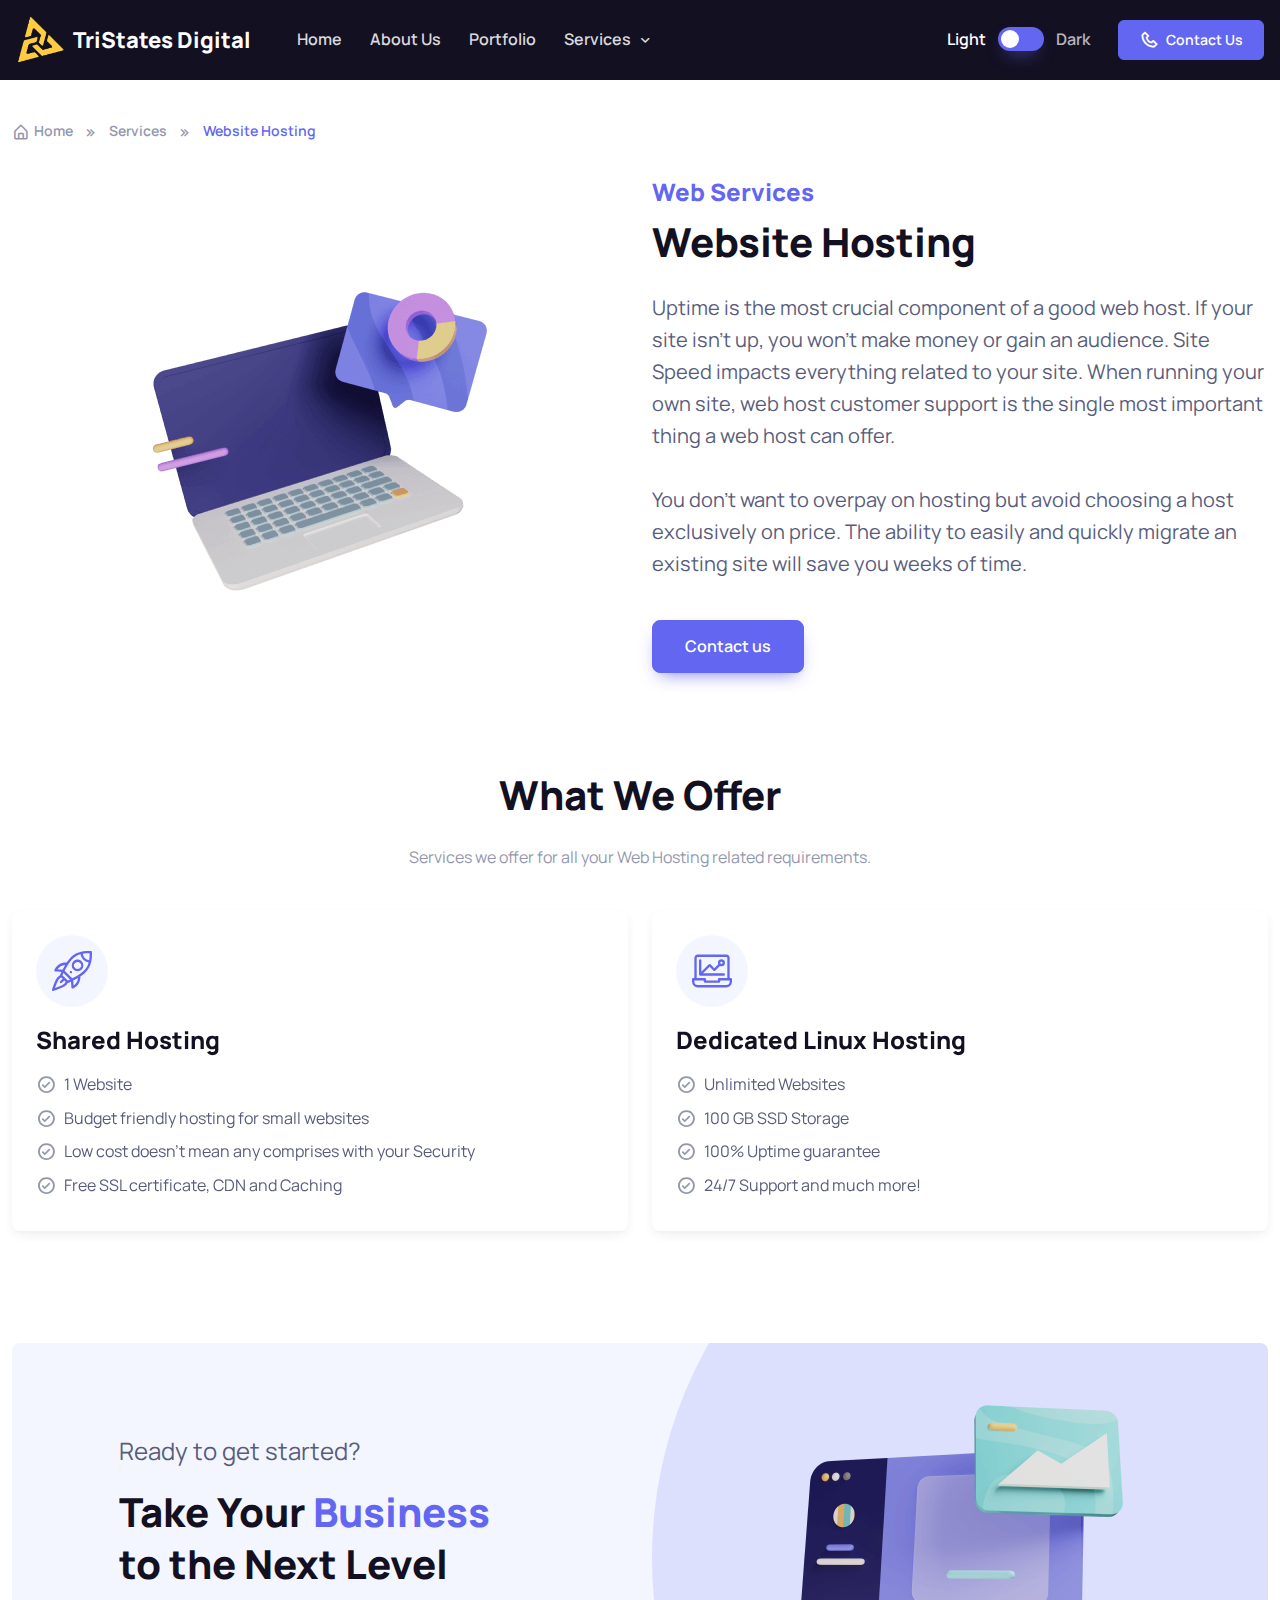
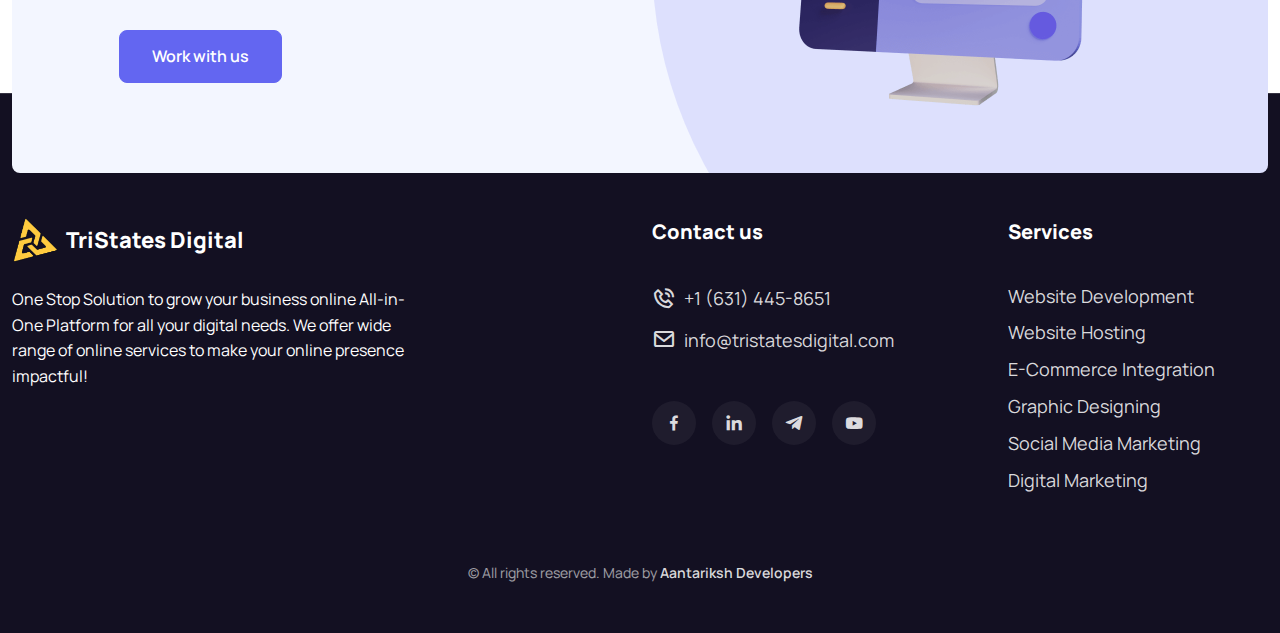
<file: web-hosting.html>
<!DOCTYPE html>
<html lang="en">
  <head>
    <meta charset="utf-8">
    <title>TriStates Digital</title>

    <!-- SEO Meta Tags -->
    <meta name="description" content="">
    <meta name="keywords" content="">
    <meta name="author" content="">

    <!-- Viewport -->
    <meta name="viewport" content="width=device-width, initial-scale=1">

    <!-- Favicon and Touch Icons -->
    <link rel="shortcut icon" href="assets/img/logo.png">
    <meta name="theme-color" content="#ffffff">

    <!-- Vendor Styles -->
    <link rel="stylesheet" media="screen" href="assets/vendor/boxicons/css/boxicons.min.css"/>
    <link rel="stylesheet" media="screen" href="assets/vendor/swiper/swiper-bundle.min.css"/>
    <link rel="stylesheet" media="screen" href="assets/vendor/img-comparison-slider/dist/styles.css"/>

    <!-- Main Theme Styles + Bootstrap -->
    <link rel="stylesheet" media="screen" href="assets/css/theme.min.css">

    <!-- Page loading styles -->
    <style>
      .page-loading {
        position: fixed;
        top: 0;
        right: 0;
        bottom: 0;
        left: 0;
        width: 100%;
        height: 100%;
        -webkit-transition: all .4s .2s ease-in-out;
        transition: all .4s .2s ease-in-out;
        background-color: #fff;
        opacity: 0;
        visibility: hidden;
        z-index: 9999;
      }
      .dark-mode .page-loading {
        background-color: #131022;
      }
      .page-loading.active {
        opacity: 1;
        visibility: visible;
      }
      .page-loading-inner {
        position: absolute;
        top: 50%;
        left: 0;
        width: 100%;
        text-align: center;
        -webkit-transform: translateY(-50%);
        transform: translateY(-50%);
        -webkit-transition: opacity .2s ease-in-out;
        transition: opacity .2s ease-in-out;
        opacity: 0;
      }
      .page-loading.active > .page-loading-inner {
        opacity: 1;
      }
      .page-loading-inner > span {
        display: block;
        font-size: 1rem;
        font-weight: normal;
        color: #9397ad;
      }
      .dark-mode .page-loading-inner > span {
        color: #fff;
        opacity: .6;
      }
      .page-spinner {
        display: inline-block;
        width: 2.75rem;
        height: 2.75rem;
        margin-bottom: .75rem;
        vertical-align: text-bottom;
        border: .15em solid #b4b7c9;
        border-right-color: transparent;
        border-radius: 50%;
        -webkit-animation: spinner .75s linear infinite;
        animation: spinner .75s linear infinite;
      }
      .dark-mode .page-spinner {
        border-color: rgba(255,255,255,.4);
        border-right-color: transparent;
      }
      @-webkit-keyframes spinner {
        100% {
          -webkit-transform: rotate(360deg);
          transform: rotate(360deg);
        }
      }
      @keyframes spinner {
        100% {
          -webkit-transform: rotate(360deg);
          transform: rotate(360deg);
        }
      }
    </style>

    <!-- Theme mode -->
    <script>
      let mode = window.localStorage.getItem('mode'),
          root = document.getElementsByTagName('html')[0];
      if (mode !== null && mode === 'dark') {
        root.classList.add('dark-mode');
      } else {
        root.classList.remove('dark-mode');
      }
    </script>

    <!-- Page loading scripts -->
    <script>
      (function () {
        window.onload = function () {
          const preloader = document.querySelector('.page-loading');
          preloader.classList.remove('active');
          setTimeout(function () {
            preloader.remove();
          }, 1000);
        };
      })();
    </script>
  </head>


  <!-- Body -->
  <body>

    <!-- Page loading spinner -->
    <div class="page-loading active">
      <div class="page-loading-inner">
        <div class="page-spinner"></div><span>Loading...</span>
      </div>
    </div>

    <!-- Page wrapper for sticky footer -->
    <!-- Wraps everything except footer to push footer to the bottom of the page if there is little content -->
    <main class="page-wrapper">


      <!-- Navbar -->
      <!-- Remove "navbar-sticky" class to make navigation bar scrollable with the page -->
      <header class="header navbar navbar-expand-lg navbar-dark bg-dark navbar-sticky">
        <div class="container px-3">
          <a href="index.html" class="navbar-brand pe-3">
            <img src="assets/img/logo.png" width="50" alt="TriStates">
            TriStates Digital
          </a>
          <div id="navbarNav" class="offcanvas offcanvas-end bg-dark">
            <div class="offcanvas-header border-bottom border-light">
              <h5 class="offcanvas-title text-white">Menu</h5>
              <button type="button" class="btn-close btn-close-white" data-bs-dismiss="offcanvas" aria-label="Close"></button>
            </div>
            <div class="offcanvas-body">
              <ul class="navbar-nav me-auto mb-2 mb-lg-0">
                <li class="nav-item">
                  <a href="index.html" class="nav-link">Home</a>
                </li>
                <li class="nav-item">
                  <a href="about.html" class="nav-link">About Us</a>
                </li>
                <li class="nav-item">
                  <a href="portfolio.html" class="nav-link">Portfolio</a>
                </li>
                <li class="nav-item dropdown">
                  <a href="#" class="nav-link dropdown-toggle" data-bs-toggle="dropdown">Services</a>
                  <ul class="dropdown-menu dropdown-menu-dark">
                    <li><a href="web-development.html" class="dropdown-item">Website Development</a></li>
                    <li><a href="web-hosting.html" class="dropdown-item">Website Hosting</a></li>
                    <li><a href="ecommerce.html" class="dropdown-item">E-Commerce Integration</a></li>
                    <li><a href="graphic-design.html" class="dropdown-item">Graphic Designing</a></li>
                    <li><a href="social-media.html" class="dropdown-item">Social Media Marketing</a></li>
                    <li><a href="digital-marketing.html" class="dropdown-item">Digital Marketing</a></li>
                  </ul>
                </li>
              </ul>
            </div>
            <div class="offcanvas-footer border-top border-light">
              <a href="contact.html" class="btn btn-primary w-100">
                <i class="bx bx-phone fs-4 lh-1 me-1"></i>
                &nbsp;Contact Us
              </a>
            </div>      
          </div>
          <div class="dark-mode pe-lg-1 ms-auto me-4">
            <div class="form-check form-switch mode-switch" data-bs-toggle="mode">
              <input type="checkbox" class="form-check-input" id="theme-mode">
              <label class="form-check-label d-none d-sm-block" for="theme-mode">Light</label>
              <label class="form-check-label d-none d-sm-block" for="theme-mode">Dark</label>
            </div>
          </div>
          <button type="button" class="navbar-toggler" data-bs-toggle="offcanvas" data-bs-target="#navbarNav" aria-controls="navbarNav" aria-expanded="false" aria-label="Toggle navigation">
            <span class="navbar-toggler-icon"></span>
          </button>
          <a href="contact.html" class="btn btn-primary btn-sm fs-sm rounded d-none d-lg-inline-flex">
            <i class="bx bx-phone fs-5 lh-1 me-1"></i>
            &nbsp;Contact Us
          </a>
        </div>
      </header>


      <!-- Breadcrumb -->
      <nav class="container py-4 mb-lg-2 mt-lg-3" aria-label="breadcrumb">
        <ol class="breadcrumb justify-content-center justify-content-md-start mb-0">
          <li class="breadcrumb-item">
            <a href="index.html"><i class="bx bx-home-alt fs-lg me-1"></i>Home</a>
          </li>
          <li class="breadcrumb-item">
            <a href="services-v1.html">Services</a>
          </li>
          <li class="breadcrumb-item active" aria-current="page">Website Hosting</li>
        </ol>
      </nav>


      <!-- Page title + Image -->
      <section class="container pb-5 mb-md-3 mb-lg-5">
        <div class="row align-items-center">
          <div class="col-md-6 order-md-2 text-center text-md-start mb-3 mb-sm-0">
            <h2 class="h4 text-primary mb-2">Web Services</h2>
            <h1 class="mb-4">Website Hosting</h1>
            <p class="fs-xl d-md-none d-lg-block pb-2 pb-md-4 mb-lg-3">
              Uptime is the most crucial component of a good web host. If your site isn’t up, you won’t make money
              or gain an audience. Site Speed impacts everything related to your site. When running your own site,
              web host customer support is the single most important thing a web host can offer. 
              <br><br>
              You don’t want to overpay on hosting but avoid choosing a host exclusively on price. The ability to easily and quickly
              migrate an existing site will save you weeks of time.
            </p>
            <a href="contact.html" class="btn btn-primary shadow-primary btn-lg">Contact us</a>
          </div>
          <div class="col-md-6 text-center order-md-1">
            <img src="assets/img/services/hosting.png">
          </div>
        </div>
      </section>


      <!-- Services -->
      <section class="container pb-5 mb-md-3 mb-lg-5">
        <div class="row justify-content-center text-center">
          <div class="col-xl-6 col-lg-7 col-md-8 col-sm-10">
            <h2 class="h1 mb-4">What We Offer</h2>
            <p class="text-muted mb-3 mb-lg-4">Services we offer for all your Web Hosting related requirements.</p>
          </div>
        </div>
        

        <!-- Swiper slider -->
        <div class="swiper swiper-nav-onhover mx-n2" data-swiper-options='{
          "slidesPerView": 1,
          "spaceBetween": 8,
          "pagination": {
            "el": ".swiper-pagination",
            "clickable": true
          },
          "breakpoints": {
            "0": {
              "slidesPerView": 1
            },
            "560": {
              "slidesPerView": 2
            }
          }
        }'>
          <div class="swiper-wrapper">

            <!-- Item -->
            <div class="swiper-slide h-auto py-3">
              <div class="card border-0 shadow-sm card-hover card-hover-primary h-100 mx-2">
                <div class="card-body">
                  <div class="d-table position-relative p-3 mb-3">
                    <span class="position-absolute top-0 start-0 w-100 h-100 bg-secondary rounded-circle"></span>
                    <div class="text-primary position-relative zindex-5">
                      <svg class="" xmlns="http://www.w3.org/2000/svg" width="40" height="40" fill="none"><g clip-path="url(#A)" fill="currentColor"><path d="M29.699 18.609a5.87 5.87 0 0 0 0-8.286c-2.29-2.29-5.996-2.29-8.286 0a5.87 5.87 0 0 0 0 8.286c2.29 2.29 5.996 2.29 8.286 0zM23.07 11.98c1.374-1.374 3.598-1.374 4.972 0a3.52 3.52 0 0 1 0 4.972c-1.374 1.374-3.598 1.374-4.972 0a3.52 3.52 0 0 1 0-4.972zM.054 38.476a1.17 1.17 0 0 0 1.467 1.471c1.017-.318 10.012-3.172 12.434-5.594.649-.649 1.177-1.382 1.567-2.167a1.15 1.15 0 0 0 .602-.124l2.839-1.427.43 5.754c.002.875.925 1.433 1.699 1.044.292-.194 3.324-1.302 5.46-4.766 1.186-1.923 1.805-4.134 1.805-6.394v-.805c1.764-1.141 3.406-2.36 4.752-3.66 5.822-5.621 7.137-12.54 6.856-20.64C39.944.553 39.45.059 38.834.037c-8.098-.281-15.018 1.033-20.64 6.856-1.274 1.32-2.471 2.868-3.593 4.593h-.975c-4.561 0-8.803 2.607-10.879 6.762l-.281.56a1.17 1.17 0 0 0 1.044 1.699c.665.002-.361-.045 5.868.512l-1.437 2.86a1.17 1.17 0 0 0-.124.633c-.777.389-1.504.913-2.147 1.557C3.247 28.487.374 37.461.054 38.476zm15.765-8.889l-5.407-5.406 1.106-2.208 6.509 6.509-2.208 1.106zm5.798 4.883l-.395-4.977A102.77 102.77 0 0 0 26 26.911c-.197 3.096-1.816 5.873-4.383 7.559zM37.65 2.35c.039 2.56-.109 4.825-.466 6.863a7.51 7.51 0 0 1-6.397-6.397c2.037-.357 4.303-.505 6.862-.466zM19.88 8.519c2.455-2.543 5.194-4.229 8.616-5.187a9.84 9.84 0 0 0 2.771 5.401 9.84 9.84 0 0 0 5.401 2.771c-.959 3.422-2.644 6.161-5.187 8.616-2.837 2.74-7.2 5.175-11.251 7.249l-7.598-7.599c2.074-4.051 4.509-8.413 7.249-11.251zM5.415 18.297c1.715-2.623 4.567-4.26 7.738-4.409-.939 1.61-1.819 3.271-2.641 4.879l-5.096-.47zm3.905 8.106l1.32 1.32-2.486 2.486a1.172 1.172 0 1 0 1.657 1.657l2.486-2.486 1.32 1.32c-.281.723-.729 1.404-1.32 1.994-1.343 1.343-6.052 3.17-9.274 4.286 1.122-3.215 2.957-7.913 4.302-9.257a5.81 5.81 0 0 1 1.994-1.32zm10.415-6.138a1.172 1.172 0 1 0-1.657 1.657 1.172 1.172 0 1 0 1.657-1.657z"/></g><defs><clipPath id="A"><path fill="#fff" d="M0 0h40v40H0z"/></clipPath></defs></svg>
                    </div>
                  </div>
                  <h3 class="h4">Shared Hosting</h3>
                  <ul class="list-unstyled mb-0">
                    <li class="d-flex align-items-center mb-2">
                      <i class="bx bx-check-circle fs-xl text-muted me-2"></i>
                      1 Website
                    </li>
                    <li class="d-flex align-items-center mb-2">
                      <i class="bx bx-check-circle fs-xl text-muted me-2"></i>
                      Budget friendly hosting for small websites 
                    </li>
                    <li class="d-flex align-items-center mb-2">
                      <i class="bx bx-check-circle fs-xl text-muted me-2"></i>
                      Low cost doesn't mean any comprises with your Security
                    </li>
                    <li class="d-flex align-items-center mb-2">
                      <i class="bx bx-check-circle fs-xl text-muted me-2"></i>
                      Free SSL certificate, CDN and Caching
                    </li>
                  </ul>
                </div>
              </div>
            </div>

            <!-- Item -->
            <div class="swiper-slide h-auto py-3">
              <div class="card border-0 shadow-sm card-hover card-hover-primary h-100 mx-2">
                <div class="card-body">
                  <div class="d-table position-relative p-3 mb-3">
                    <span class="position-absolute top-0 start-0 w-100 h-100 bg-secondary rounded-circle"></span>
                    <div class="text-primary position-relative zindex-5">
                      <svg xmlns="http://www.w3.org/2000/svg" width="40" height="40" fill="currentColor"><path d="M38.828 27.031h-1.172V7.109a3.52 3.52 0 0 0-3.516-3.516H5.859c-1.938 0-3.508 1.577-3.508 3.516v19.922H1.18A1.18 1.18 0 0 0 0 28.203v2.344a5.87 5.87 0 0 0 5.859 5.859H34.14A5.87 5.87 0 0 0 40 30.547v-2.344a1.17 1.17 0 0 0-1.172-1.172zM4.688 7.109c0-.646.526-1.172 1.172-1.172h28.281a1.18 1.18 0 0 1 1.18 1.172v19.922H27.11c-.647 0-1.164.525-1.164 1.172v.002 1.17H14.063v-1.172a1.17 1.17 0 0 0-1.172-1.172H4.688V7.109zm32.977 23.438a3.53 3.53 0 0 1-3.524 3.516H5.859a3.52 3.52 0 0 1-3.516-3.516v-1.172h9.383v1.172c0 .647.517 1.172 1.164 1.172h14.219a1.17 1.17 0 0 0 1.172-1.172v-1.172h9.383v1.172zm-4.696-7.031a1.17 1.17 0 0 0-1.172-1.172H11.049l6.604-6.549 3.862 3.862a1.17 1.17 0 0 0 1.651.006l4.765-4.697c.46.222.977.347 1.522.347a3.52 3.52 0 0 0 3.516-3.516 3.52 3.52 0 0 0-3.516-3.516 3.52 3.52 0 0 0-3.516 3.516c0 .539.122 1.051.34 1.508l-3.928 3.872-3.865-3.865a1.17 1.17 0 0 0-1.654-.004l-7.456 7.394V9.453a1.172 1.172 0 0 0-2.344 0v14.062c0 .653.534 1.172 1.172 1.172h.001 23.593a1.17 1.17 0 0 0 1.172-1.172zm-3.516-12.891c.646 0 1.172.526 1.172 1.172s-.526 1.172-1.172 1.172-1.172-.526-1.172-1.172.526-1.172 1.172-1.172z"/></svg>
                    </div>
                  </div>
                  <h3 class="h4">Dedicated Linux Hosting</h3>
                  <ul class="list-unstyled mb-0">
                    <li class="d-flex align-items-center mb-2">
                      <i class="bx bx-check-circle fs-xl text-muted me-2"></i>
                      Unlimited Websites
                    </li>
                    <li class="d-flex align-items-center mb-2">
                      <i class="bx bx-check-circle fs-xl text-muted me-2"></i>
                      100 GB SSD Storage
                    </li>
                    <li class="d-flex align-items-center mb-2">
                      <i class="bx bx-check-circle fs-xl text-muted me-2"></i>
                      100% Uptime guarantee
                    </li>
                    <li class="d-flex align-items-center mb-2">
                      <i class="bx bx-check-circle fs-xl text-muted me-2"></i>
                      24/7 Support and much more!
                    </li>
                  </ul>
                </div>
              </div>
            </div>

          </div>

          <!-- Pagination (bullets) -->
          <div class="swiper-pagination position-relative d-lg-none pt-2 pt-sm-3 mt-4"></div>
        </div>
      </section>

      <!-- CTA -->
      <section class="container position-relative zindex-2">
        <div class="bg-secondary rounded-3 overflow-hidden">
          <div class="row align-items-center">
            <div class="col-xl-4 col-md-5 offset-lg-1">
              <div class="pt-5 pb-3 pb-md-5 px-4 px-lg-0 text-center text-md-start">
                <p class="lead mb-3">Ready to get started?</p>
                <h2 class="h1 pb-3 pb-sm-4">Take Your <span class="text-primary">Business</span> to&nbsp;the Next Level</h2>
                <a href="contact.html" class="btn btn-primary btn-lg">Work with us</a>
              </div>
            </div>
            <div class="col-lg-6 col-md-7 offset-xl-1">
              <div class="position-relative d-flex flex-column align-items-center justify-content-center h-100">
                <svg class="d-none d-md-block position-absolute top-50 start-0 translate-middle-y" width="868" height="868" style="min-width: 868px;" viewBox="0 0 868 868" fill="none" xmlns="http://www.w3.org/2000/svg"><circle opacity="0.15" cx="434" cy="434" r="434" fill="#6366F1"></circle></svg>
                <img src="assets/img/about/cta.png" class="position-relative zindex-3 mb-2 my-lg-4" width="382" alt="Illustration">
              </div>
            </div>
          </div>
        </div>
      </section>
    </main>


    <!-- Footer -->
    <footer class="footer dark-mode bg-dark border-top border-light pb-5" style="margin-top: -80px;padding-top: 100px;">
      <div class="container pt-2 pt-sm-4">
        <div class="row">
          <div class="col-md-6 col-lg-5 col-xl-4 pb-2 pb-sm-3 pb-md-0 mb-4 mb-md-0">
            <div class="navbar-brand text-dark p-0 me-0 mb-3 mb-lg-4">
              <img src="assets/img/logo.png" width="47">
              TriStates Digital
            </div>
            <p class="mb-0 text-white">One Stop Solution to grow your business online
              All-in-One Platform for all your digital needs.
              We offer wide range of online services to make your online presence impactful!</p>
          </div>
          <div class="col-md-6 col-xxl-5 offset-lg-1 offset-xl-2 offset-xxl-3">
            <div class="row row-cols-1 row-cols-sm-2">
              <div class="col pb-2 pb-sm-0 mb-4 mb-sm-0">
                <h3 class="h5 pb-1 pb-sm-2 pb-lg-3">Contact us</h3>
                <ul class="nav flex-column mb-3">
                  <li>
                    <a href="tel:+16314458651" class="nav-link fs-lg fw-normal px-0 py-1">
                      <i class="bx bx-phone-call fs-4 me-2"></i>
                      +1 (631) 445-8651
                    </a>
                  </li>
                  <li>
                    <a href="mailto:info@tristatesdigital.com" class="nav-link fs-lg fw-normal px-0 py-1">
                      <i class="bx bx-envelope fs-4 me-2"></i>
                      info@tristatesdigital.com
                    </a>
                  </li>
                </ul>
                <div class="d-flex pt-2 pt-sm-3 pt-md-4">
                  <a href="#" class="btn btn-icon btn-secondary btn-facebook rounded-circle me-3">
                    <i class="bx bxl-facebook"></i>
                  </a>
                  <a href="#" class="btn btn-icon btn-secondary btn-linkedin rounded-circle me-3">
                    <i class="bx bxl-linkedin"></i>
                  </a>
                  <a href="#" class="btn btn-icon btn-secondary btn-telegram rounded-circle me-3">
                    <i class="bx bxl-telegram"></i>
                  </a>
                  <a href="#" class="btn btn-icon btn-secondary btn-youtube rounded-circle me-3">
                    <i class="bx bxl-youtube"></i>
                  </a>
                </div>
              </div>
              <div class="col ps-sm-4 ps-md-5">
                <h3 class="h5 pb-1 pb-sm-2 pb-lg-3">Services</h3>
                <ul class="nav flex-column mb-3">
                  <li><a href="web-development.html" class="nav-link fs-lg fw-normal px-0 py-1"> Website Development </a></li>
                  <li><a href="web-hosting.html" class="nav-link fs-lg fw-normal px-0 py-1"> Website Hosting </a></li>
                  <li><a href="ecommerce.html" class="nav-link fs-lg fw-normal px-0 py-1"> E-Commerce Integration </a></li>
                  <li><a href="graphic-design.html" class="nav-link fs-lg fw-normal px-0 py-1"> Graphic Designing </a></li>
                  <li><a href="social-media.html" class="nav-link fs-lg fw-normal px-0 py-1"> Social Media Marketing </a></li>
                  <li><a href="digital-marketing.html" class="nav-link fs-lg fw-normal px-0 py-1"> Digital Marketing </a></li>
                </ul>
              </div>
            </div>
          </div>
        </div>
        <p class="nav d-block fs-sm pt-5 mb-0 text-center">
          <span class="text-light opacity-60">© All rights reserved. Made by </span>
          <a class="nav-link d-inline-block p-0" href="https://aantariksh.com/" target="_blank">Aantariksh Developers</a>
        </p>
      </div>
    </footer>


    <!-- Back to top button -->
    <a href="#top" class="btn-scroll-top" data-scroll>
      <span class="btn-scroll-top-tooltip text-muted fs-sm me-2">Top</span>
      <i class="btn-scroll-top-icon bx bx-chevron-up"></i>
    </a>


    <!-- Vendor Scripts -->
    <script src="assets/vendor/bootstrap/dist/js/bootstrap.bundle.min.js"></script>
    <script src="assets/vendor/smooth-scroll/dist/smooth-scroll.polyfills.min.js"></script>
    <script src="assets/vendor/swiper/swiper-bundle.min.js"></script>

    <!-- Main Theme Script -->
    <script src="assets/js/theme.min.js"></script>
  </body>
</html>
</file>
<file: assets/vendor/img-comparison-slider/dist/styles.css>
img-comparison-slider {
  visibility: hidden;
}

img-comparison-slider [slot='second'] {
  display: none;
}

img-comparison-slider.rendered {
  visibility: inherit;
}

img-comparison-slider.rendered [slot='second'] {
  display: unset;
}
</file>
<file: assets/css/theme.min.css>
@import"https://fonts.googleapis.com/css2?family=Manrope:wght@400;500;600;700;800&display=swap";.text-gradient-primary{background:linear-gradient(to right, #6366f1, #8B5CF6, #D946EF);-webkit-background-clip:text;-webkit-text-fill-color:transparent}:root{--bs-blue: #0d6efd;--bs-indigo: #6610f2;--bs-purple: #6f42c1;--bs-pink: #d63384;--bs-red: #dc3545;--bs-orange: #fd7e14;--bs-yellow: #ffc107;--bs-green: #198754;--bs-teal: #20c997;--bs-cyan: #0dcaf0;--bs-white: #fff;--bs-gray: #9397ad;--bs-gray-dark: #3e4265;--bs-gray-100: #f3f6ff;--bs-gray-200: #eff2fc;--bs-gray-300: #e2e5f1;--bs-gray-400: #d4d7e5;--bs-gray-500: #b4b7c9;--bs-gray-600: #9397ad;--bs-gray-700: #585c7b;--bs-gray-800: #3e4265;--bs-gray-900: #131022;--bs-primary: #6366f1;--bs-secondary: #eff2fc;--bs-success: #22c55e;--bs-info: #4c82f7;--bs-warning: #ffba08;--bs-danger: #ef4444;--bs-light: #fff;--bs-dark: #131022;--bs-primary-rgb: 99, 102, 241;--bs-secondary-rgb: 239, 242, 252;--bs-success-rgb: 34, 197, 94;--bs-info-rgb: 76, 130, 247;--bs-warning-rgb: 255, 186, 8;--bs-danger-rgb: 239, 68, 68;--bs-light-rgb: 255, 255, 255;--bs-dark-rgb: 19, 16, 34;--bs-white-rgb: 255, 255, 255;--bs-black-rgb: 0, 0, 0;--bs-body-color-rgb: 88, 92, 123;--bs-body-bg-rgb: 255, 255, 255;--bs-font-sans-serif: "Manrope", sans-serif;--bs-font-monospace: SFMono-Regular, Menlo, Monaco, Consolas, "Liberation Mono", "Courier New", monospace;--bs-gradient: linear-gradient(180deg, rgba(255, 255, 255, 0.15), rgba(255, 255, 255, 0));--bs-body-font-family: var(--bs-font-sans-serif);--bs-body-font-size: 1rem;--bs-body-font-weight: 400;--bs-body-line-height: 1.6;--bs-body-color: #585c7b;--bs-body-bg: #fff}*,*::before,*::after{box-sizing:border-box}body{margin:0;font-family:var(--bs-body-font-family);font-size:var(--bs-body-font-size);font-weight:var(--bs-body-font-weight);line-height:var(--bs-body-line-height);color:var(--bs-body-color);text-align:var(--bs-body-text-align);background-color:var(--bs-body-bg);-webkit-text-size-adjust:100%;-webkit-tap-highlight-color:rgba(0,0,0,0)}hr{margin:0 0;color:#e2e5f1;background-color:currentColor;border:0;opacity:1}hr:not([size]){height:1px}h6,.h6,h5,.h5,h4,.h4,h3,.h3,h2,.h2,h1,.h1{margin-top:0;margin-bottom:1rem;font-weight:800;line-height:1.3;color:#131022}h1,.h1{font-size:calc(1.375rem + 1.5vw)}@media(min-width: 1200px){h1,.h1{font-size:2.5rem}}h2,.h2{font-size:calc(1.325rem + 0.9vw)}@media(min-width: 1200px){h2,.h2{font-size:2rem}}h3,.h3{font-size:calc(1.3rem + 0.6vw)}@media(min-width: 1200px){h3,.h3{font-size:1.75rem}}h4,.h4{font-size:calc(1.275rem + 0.3vw)}@media(min-width: 1200px){h4,.h4{font-size:1.5rem}}h5,.h5{font-size:1.25rem}h6,.h6{font-size:1rem}p{margin-top:0;margin-bottom:1.25rem}abbr[title],abbr[data-bs-original-title]{-webkit-text-decoration:underline dotted;text-decoration:underline dotted;cursor:help;-webkit-text-decoration-skip-ink:none;text-decoration-skip-ink:none}address{margin-bottom:1rem;font-style:normal;line-height:inherit}ol,ul{padding-left:2rem}ol,ul,dl{margin-top:0;margin-bottom:1rem}ol ol,ul ul,ol ul,ul ol{margin-bottom:0}dt{font-weight:800}dd{margin-bottom:.5rem;margin-left:0}blockquote{margin:0 0 1rem}b,strong{font-weight:bolder}small,.small{font-size:0.875em}mark,.mark{padding:.2em;background-color:#fcf8e3}sub,sup{position:relative;font-size:0.75em;line-height:0;vertical-align:baseline}sub{bottom:-0.25em}sup{top:-0.5em}a{color:#6366f1;text-decoration:underline}a:hover{color:#3e41ee;text-decoration:none}a:not([href]):not([class]),a:not([href]):not([class]):hover{color:inherit;text-decoration:none}pre,code,kbd,samp{font-family:var(--bs-font-monospace);font-size:1em;direction:ltr /* rtl:ignore */;unicode-bidi:bidi-override}pre{display:block;margin-top:0;margin-bottom:1rem;overflow:auto;font-size:0.875em;color:#3e4265}pre code{font-size:inherit;color:inherit;word-break:normal}code{font-size:0.875em;color:#e3116c;word-wrap:break-word}a>code{color:inherit}kbd{padding:.2rem .4rem;font-size:0.875em;color:#fff;background-color:#131022;border-radius:.25rem}kbd kbd{padding:0;font-size:1em;font-weight:800}figure{margin:0 0 1rem}img,svg{vertical-align:middle}table{caption-side:bottom;border-collapse:collapse}caption{padding-top:.75rem;padding-bottom:.75rem;color:#9397ad;text-align:left}th{font-weight:700;text-align:inherit;text-align:-webkit-match-parent}thead,tbody,tfoot,tr,td,th{border-color:inherit;border-style:solid;border-width:0}label{display:inline-block}button{border-radius:0}button:focus:not(:focus-visible){outline:0}input,button,select,optgroup,textarea{margin:0;font-family:inherit;font-size:inherit;line-height:inherit}button,select{text-transform:none}[role=button]{cursor:pointer}select{word-wrap:normal}select:disabled{opacity:1}[list]::-webkit-calendar-picker-indicator{display:none}button,[type=button],[type=reset],[type=submit]{-webkit-appearance:button}button:not(:disabled),[type=button]:not(:disabled),[type=reset]:not(:disabled),[type=submit]:not(:disabled){cursor:pointer}::-moz-focus-inner{padding:0;border-style:none}textarea{resize:vertical}fieldset{min-width:0;padding:0;margin:0;border:0}legend{float:left;width:100%;padding:0;margin-bottom:.5rem;font-size:calc(1.275rem + 0.3vw);line-height:inherit}@media(min-width: 1200px){legend{font-size:1.5rem}}legend+*{clear:left}::-webkit-datetime-edit-fields-wrapper,::-webkit-datetime-edit-text,::-webkit-datetime-edit-minute,::-webkit-datetime-edit-hour-field,::-webkit-datetime-edit-day-field,::-webkit-datetime-edit-month-field,::-webkit-datetime-edit-year-field{padding:0}::-webkit-inner-spin-button{height:auto}[type=search]{outline-offset:-2px;-webkit-appearance:textfield}::-webkit-search-decoration{-webkit-appearance:none}::-webkit-color-swatch-wrapper{padding:0}::-webkit-file-upload-button{font:inherit}::file-selector-button{font:inherit}::-webkit-file-upload-button{font:inherit;-webkit-appearance:button}output{display:inline-block}iframe{border:0}summary{display:list-item;cursor:pointer}progress{vertical-align:baseline}[hidden]{display:none !important}.lead{font-size:calc(1.275rem + 0.3vw);font-weight:400}@media(min-width: 1200px){.lead{font-size:1.5rem}}.display-1{font-size:calc(1.625rem + 4.5vw);font-weight:800;line-height:1.3}@media(min-width: 1200px){.display-1{font-size:5rem}}.display-2{font-size:calc(1.575rem + 3.9vw);font-weight:800;line-height:1.3}@media(min-width: 1200px){.display-2{font-size:4.5rem}}.display-3{font-size:calc(1.525rem + 3.3vw);font-weight:800;line-height:1.3}@media(min-width: 1200px){.display-3{font-size:4rem}}.display-4{font-size:calc(1.475rem + 2.7vw);font-weight:800;line-height:1.3}@media(min-width: 1200px){.display-4{font-size:3.5rem}}.display-5{font-size:calc(1.425rem + 2.1vw);font-weight:800;line-height:1.3}@media(min-width: 1200px){.display-5{font-size:3rem}}.display-6{font-size:calc(1.3875rem + 1.65vw);font-weight:800;line-height:1.3}@media(min-width: 1200px){.display-6{font-size:2.625rem}}.list-unstyled{padding-left:0;list-style:none}.list-inline{padding-left:0;list-style:none}.list-inline-item{display:inline-block}.list-inline-item:not(:last-child){margin-right:1rem}.initialism{font-size:0.875em;text-transform:uppercase}.blockquote{margin-bottom:1rem;font-size:1rem}.blockquote>:last-child{margin-bottom:0}.blockquote-footer{margin-top:-1rem;margin-bottom:1rem;font-size:0.875rem;color:#9397ad}.blockquote-footer::before{content:"— "}.img-fluid{max-width:100%;height:auto}.img-thumbnail{padding:.5rem;background-color:#fff;border:0 solid #e2e5f1;border-radius:.5rem;box-shadow:0 .275rem .75rem -0.0625rem rgba(19,16,34,.06),0 .125rem .4rem -0.0625rem rgba(19,16,34,.03);max-width:100%;height:auto}.figure{display:inline-block}.figure-img{margin-bottom:.5rem;line-height:1}.figure-caption{font-size:0.875rem;color:#9397ad}.container,.container-fluid,.container-xxl,.container-xl,.container-lg,.container-md,.container-sm{width:100%;padding-right:var(--bs-gutter-x, 0.75rem);padding-left:var(--bs-gutter-x, 0.75rem);margin-right:auto;margin-left:auto}@media(min-width: 500px){.container-sm,.container{max-width:100%}}@media(min-width: 768px){.container-md,.container-sm,.container{max-width:100%}}@media(min-width: 992px){.container-lg,.container-md,.container-sm,.container{max-width:100%}}@media(min-width: 1200px){.container-xl,.container-lg,.container-md,.container-sm,.container{max-width:100%}}@media(min-width: 1400px){.container-xxl,.container-xl,.container-lg,.container-md,.container-sm,.container{max-width:1320px}}.row{--bs-gutter-x: 1.5rem;--bs-gutter-y: 0;display:flex;flex-wrap:wrap;margin-top:calc(-1*var(--bs-gutter-y));margin-right:calc(-0.5*var(--bs-gutter-x));margin-left:calc(-0.5*var(--bs-gutter-x))}.row>*{flex-shrink:0;width:100%;max-width:100%;padding-right:calc(var(--bs-gutter-x)*.5);padding-left:calc(var(--bs-gutter-x)*.5);margin-top:var(--bs-gutter-y)}.col{flex:1 0 0%}.row-cols-auto>*{flex:0 0 auto;width:auto}.row-cols-1>*{flex:0 0 auto;width:100%}.row-cols-2>*{flex:0 0 auto;width:50%}.row-cols-3>*{flex:0 0 auto;width:33.3333333333%}.row-cols-4>*{flex:0 0 auto;width:25%}.row-cols-5>*{flex:0 0 auto;width:20%}.row-cols-6>*{flex:0 0 auto;width:16.6666666667%}.col-auto{flex:0 0 auto;width:auto}.col-1{flex:0 0 auto;width:8.33333333%}.col-2{flex:0 0 auto;width:16.66666667%}.col-3{flex:0 0 auto;width:25%}.col-4{flex:0 0 auto;width:33.33333333%}.col-5{flex:0 0 auto;width:41.66666667%}.col-6{flex:0 0 auto;width:50%}.col-7{flex:0 0 auto;width:58.33333333%}.col-8{flex:0 0 auto;width:66.66666667%}.col-9{flex:0 0 auto;width:75%}.col-10{flex:0 0 auto;width:83.33333333%}.col-11{flex:0 0 auto;width:91.66666667%}.col-12{flex:0 0 auto;width:100%}.offset-1{margin-left:8.33333333%}.offset-2{margin-left:16.66666667%}.offset-3{margin-left:25%}.offset-4{margin-left:33.33333333%}.offset-5{margin-left:41.66666667%}.offset-6{margin-left:50%}.offset-7{margin-left:58.33333333%}.offset-8{margin-left:66.66666667%}.offset-9{margin-left:75%}.offset-10{margin-left:83.33333333%}.offset-11{margin-left:91.66666667%}.g-0,.gx-0{--bs-gutter-x: 0}.g-0,.gy-0{--bs-gutter-y: 0}.g-1,.gx-1{--bs-gutter-x: 0.25rem}.g-1,.gy-1{--bs-gutter-y: 0.25rem}.g-2,.gx-2{--bs-gutter-x: 0.5rem}.g-2,.gy-2{--bs-gutter-y: 0.5rem}.g-3,.gx-3{--bs-gutter-x: 1rem}.g-3,.gy-3{--bs-gutter-y: 1rem}.g-4,.gx-4{--bs-gutter-x: 1.5rem}.g-4,.gy-4{--bs-gutter-y: 1.5rem}.g-5,.gx-5{--bs-gutter-x: 3rem}.g-5,.gy-5{--bs-gutter-y: 3rem}@media(min-width: 500px){.col-sm{flex:1 0 0%}.row-cols-sm-auto>*{flex:0 0 auto;width:auto}.row-cols-sm-1>*{flex:0 0 auto;width:100%}.row-cols-sm-2>*{flex:0 0 auto;width:50%}.row-cols-sm-3>*{flex:0 0 auto;width:33.3333333333%}.row-cols-sm-4>*{flex:0 0 auto;width:25%}.row-cols-sm-5>*{flex:0 0 auto;width:20%}.row-cols-sm-6>*{flex:0 0 auto;width:16.6666666667%}.col-sm-auto{flex:0 0 auto;width:auto}.col-sm-1{flex:0 0 auto;width:8.33333333%}.col-sm-2{flex:0 0 auto;width:16.66666667%}.col-sm-3{flex:0 0 auto;width:25%}.col-sm-4{flex:0 0 auto;width:33.33333333%}.col-sm-5{flex:0 0 auto;width:41.66666667%}.col-sm-6{flex:0 0 auto;width:50%}.col-sm-7{flex:0 0 auto;width:58.33333333%}.col-sm-8{flex:0 0 auto;width:66.66666667%}.col-sm-9{flex:0 0 auto;width:75%}.col-sm-10{flex:0 0 auto;width:83.33333333%}.col-sm-11{flex:0 0 auto;width:91.66666667%}.col-sm-12{flex:0 0 auto;width:100%}.offset-sm-0{margin-left:0}.offset-sm-1{margin-left:8.33333333%}.offset-sm-2{margin-left:16.66666667%}.offset-sm-3{margin-left:25%}.offset-sm-4{margin-left:33.33333333%}.offset-sm-5{margin-left:41.66666667%}.offset-sm-6{margin-left:50%}.offset-sm-7{margin-left:58.33333333%}.offset-sm-8{margin-left:66.66666667%}.offset-sm-9{margin-left:75%}.offset-sm-10{margin-left:83.33333333%}.offset-sm-11{margin-left:91.66666667%}.g-sm-0,.gx-sm-0{--bs-gutter-x: 0}.g-sm-0,.gy-sm-0{--bs-gutter-y: 0}.g-sm-1,.gx-sm-1{--bs-gutter-x: 0.25rem}.g-sm-1,.gy-sm-1{--bs-gutter-y: 0.25rem}.g-sm-2,.gx-sm-2{--bs-gutter-x: 0.5rem}.g-sm-2,.gy-sm-2{--bs-gutter-y: 0.5rem}.g-sm-3,.gx-sm-3{--bs-gutter-x: 1rem}.g-sm-3,.gy-sm-3{--bs-gutter-y: 1rem}.g-sm-4,.gx-sm-4{--bs-gutter-x: 1.5rem}.g-sm-4,.gy-sm-4{--bs-gutter-y: 1.5rem}.g-sm-5,.gx-sm-5{--bs-gutter-x: 3rem}.g-sm-5,.gy-sm-5{--bs-gutter-y: 3rem}}@media(min-width: 768px){.col-md{flex:1 0 0%}.row-cols-md-auto>*{flex:0 0 auto;width:auto}.row-cols-md-1>*{flex:0 0 auto;width:100%}.row-cols-md-2>*{flex:0 0 auto;width:50%}.row-cols-md-3>*{flex:0 0 auto;width:33.3333333333%}.row-cols-md-4>*{flex:0 0 auto;width:25%}.row-cols-md-5>*{flex:0 0 auto;width:20%}.row-cols-md-6>*{flex:0 0 auto;width:16.6666666667%}.col-md-auto{flex:0 0 auto;width:auto}.col-md-1{flex:0 0 auto;width:8.33333333%}.col-md-2{flex:0 0 auto;width:16.66666667%}.col-md-3{flex:0 0 auto;width:25%}.col-md-4{flex:0 0 auto;width:33.33333333%}.col-md-5{flex:0 0 auto;width:41.66666667%}.col-md-6{flex:0 0 auto;width:50%}.col-md-7{flex:0 0 auto;width:58.33333333%}.col-md-8{flex:0 0 auto;width:66.66666667%}.col-md-9{flex:0 0 auto;width:75%}.col-md-10{flex:0 0 auto;width:83.33333333%}.col-md-11{flex:0 0 auto;width:91.66666667%}.col-md-12{flex:0 0 auto;width:100%}.offset-md-0{margin-left:0}.offset-md-1{margin-left:8.33333333%}.offset-md-2{margin-left:16.66666667%}.offset-md-3{margin-left:25%}.offset-md-4{margin-left:33.33333333%}.offset-md-5{margin-left:41.66666667%}.offset-md-6{margin-left:50%}.offset-md-7{margin-left:58.33333333%}.offset-md-8{margin-left:66.66666667%}.offset-md-9{margin-left:75%}.offset-md-10{margin-left:83.33333333%}.offset-md-11{margin-left:91.66666667%}.g-md-0,.gx-md-0{--bs-gutter-x: 0}.g-md-0,.gy-md-0{--bs-gutter-y: 0}.g-md-1,.gx-md-1{--bs-gutter-x: 0.25rem}.g-md-1,.gy-md-1{--bs-gutter-y: 0.25rem}.g-md-2,.gx-md-2{--bs-gutter-x: 0.5rem}.g-md-2,.gy-md-2{--bs-gutter-y: 0.5rem}.g-md-3,.gx-md-3{--bs-gutter-x: 1rem}.g-md-3,.gy-md-3{--bs-gutter-y: 1rem}.g-md-4,.gx-md-4{--bs-gutter-x: 1.5rem}.g-md-4,.gy-md-4{--bs-gutter-y: 1.5rem}.g-md-5,.gx-md-5{--bs-gutter-x: 3rem}.g-md-5,.gy-md-5{--bs-gutter-y: 3rem}}@media(min-width: 992px){.col-lg{flex:1 0 0%}.row-cols-lg-auto>*{flex:0 0 auto;width:auto}.row-cols-lg-1>*{flex:0 0 auto;width:100%}.row-cols-lg-2>*{flex:0 0 auto;width:50%}.row-cols-lg-3>*{flex:0 0 auto;width:33.3333333333%}.row-cols-lg-4>*{flex:0 0 auto;width:25%}.row-cols-lg-5>*{flex:0 0 auto;width:20%}.row-cols-lg-6>*{flex:0 0 auto;width:16.6666666667%}.col-lg-auto{flex:0 0 auto;width:auto}.col-lg-1{flex:0 0 auto;width:8.33333333%}.col-lg-2{flex:0 0 auto;width:16.66666667%}.col-lg-3{flex:0 0 auto;width:25%}.col-lg-4{flex:0 0 auto;width:33.33333333%}.col-lg-5{flex:0 0 auto;width:41.66666667%}.col-lg-6{flex:0 0 auto;width:50%}.col-lg-7{flex:0 0 auto;width:58.33333333%}.col-lg-8{flex:0 0 auto;width:66.66666667%}.col-lg-9{flex:0 0 auto;width:75%}.col-lg-10{flex:0 0 auto;width:83.33333333%}.col-lg-11{flex:0 0 auto;width:91.66666667%}.col-lg-12{flex:0 0 auto;width:100%}.offset-lg-0{margin-left:0}.offset-lg-1{margin-left:8.33333333%}.offset-lg-2{margin-left:16.66666667%}.offset-lg-3{margin-left:25%}.offset-lg-4{margin-left:33.33333333%}.offset-lg-5{margin-left:41.66666667%}.offset-lg-6{margin-left:50%}.offset-lg-7{margin-left:58.33333333%}.offset-lg-8{margin-left:66.66666667%}.offset-lg-9{margin-left:75%}.offset-lg-10{margin-left:83.33333333%}.offset-lg-11{margin-left:91.66666667%}.g-lg-0,.gx-lg-0{--bs-gutter-x: 0}.g-lg-0,.gy-lg-0{--bs-gutter-y: 0}.g-lg-1,.gx-lg-1{--bs-gutter-x: 0.25rem}.g-lg-1,.gy-lg-1{--bs-gutter-y: 0.25rem}.g-lg-2,.gx-lg-2{--bs-gutter-x: 0.5rem}.g-lg-2,.gy-lg-2{--bs-gutter-y: 0.5rem}.g-lg-3,.gx-lg-3{--bs-gutter-x: 1rem}.g-lg-3,.gy-lg-3{--bs-gutter-y: 1rem}.g-lg-4,.gx-lg-4{--bs-gutter-x: 1.5rem}.g-lg-4,.gy-lg-4{--bs-gutter-y: 1.5rem}.g-lg-5,.gx-lg-5{--bs-gutter-x: 3rem}.g-lg-5,.gy-lg-5{--bs-gutter-y: 3rem}}@media(min-width: 1200px){.col-xl{flex:1 0 0%}.row-cols-xl-auto>*{flex:0 0 auto;width:auto}.row-cols-xl-1>*{flex:0 0 auto;width:100%}.row-cols-xl-2>*{flex:0 0 auto;width:50%}.row-cols-xl-3>*{flex:0 0 auto;width:33.3333333333%}.row-cols-xl-4>*{flex:0 0 auto;width:25%}.row-cols-xl-5>*{flex:0 0 auto;width:20%}.row-cols-xl-6>*{flex:0 0 auto;width:16.6666666667%}.col-xl-auto{flex:0 0 auto;width:auto}.col-xl-1{flex:0 0 auto;width:8.33333333%}.col-xl-2{flex:0 0 auto;width:16.66666667%}.col-xl-3{flex:0 0 auto;width:25%}.col-xl-4{flex:0 0 auto;width:33.33333333%}.col-xl-5{flex:0 0 auto;width:41.66666667%}.col-xl-6{flex:0 0 auto;width:50%}.col-xl-7{flex:0 0 auto;width:58.33333333%}.col-xl-8{flex:0 0 auto;width:66.66666667%}.col-xl-9{flex:0 0 auto;width:75%}.col-xl-10{flex:0 0 auto;width:83.33333333%}.col-xl-11{flex:0 0 auto;width:91.66666667%}.col-xl-12{flex:0 0 auto;width:100%}.offset-xl-0{margin-left:0}.offset-xl-1{margin-left:8.33333333%}.offset-xl-2{margin-left:16.66666667%}.offset-xl-3{margin-left:25%}.offset-xl-4{margin-left:33.33333333%}.offset-xl-5{margin-left:41.66666667%}.offset-xl-6{margin-left:50%}.offset-xl-7{margin-left:58.33333333%}.offset-xl-8{margin-left:66.66666667%}.offset-xl-9{margin-left:75%}.offset-xl-10{margin-left:83.33333333%}.offset-xl-11{margin-left:91.66666667%}.g-xl-0,.gx-xl-0{--bs-gutter-x: 0}.g-xl-0,.gy-xl-0{--bs-gutter-y: 0}.g-xl-1,.gx-xl-1{--bs-gutter-x: 0.25rem}.g-xl-1,.gy-xl-1{--bs-gutter-y: 0.25rem}.g-xl-2,.gx-xl-2{--bs-gutter-x: 0.5rem}.g-xl-2,.gy-xl-2{--bs-gutter-y: 0.5rem}.g-xl-3,.gx-xl-3{--bs-gutter-x: 1rem}.g-xl-3,.gy-xl-3{--bs-gutter-y: 1rem}.g-xl-4,.gx-xl-4{--bs-gutter-x: 1.5rem}.g-xl-4,.gy-xl-4{--bs-gutter-y: 1.5rem}.g-xl-5,.gx-xl-5{--bs-gutter-x: 3rem}.g-xl-5,.gy-xl-5{--bs-gutter-y: 3rem}}@media(min-width: 1400px){.col-xxl{flex:1 0 0%}.row-cols-xxl-auto>*{flex:0 0 auto;width:auto}.row-cols-xxl-1>*{flex:0 0 auto;width:100%}.row-cols-xxl-2>*{flex:0 0 auto;width:50%}.row-cols-xxl-3>*{flex:0 0 auto;width:33.3333333333%}.row-cols-xxl-4>*{flex:0 0 auto;width:25%}.row-cols-xxl-5>*{flex:0 0 auto;width:20%}.row-cols-xxl-6>*{flex:0 0 auto;width:16.6666666667%}.col-xxl-auto{flex:0 0 auto;width:auto}.col-xxl-1{flex:0 0 auto;width:8.33333333%}.col-xxl-2{flex:0 0 auto;width:16.66666667%}.col-xxl-3{flex:0 0 auto;width:25%}.col-xxl-4{flex:0 0 auto;width:33.33333333%}.col-xxl-5{flex:0 0 auto;width:41.66666667%}.col-xxl-6{flex:0 0 auto;width:50%}.col-xxl-7{flex:0 0 auto;width:58.33333333%}.col-xxl-8{flex:0 0 auto;width:66.66666667%}.col-xxl-9{flex:0 0 auto;width:75%}.col-xxl-10{flex:0 0 auto;width:83.33333333%}.col-xxl-11{flex:0 0 auto;width:91.66666667%}.col-xxl-12{flex:0 0 auto;width:100%}.offset-xxl-0{margin-left:0}.offset-xxl-1{margin-left:8.33333333%}.offset-xxl-2{margin-left:16.66666667%}.offset-xxl-3{margin-left:25%}.offset-xxl-4{margin-left:33.33333333%}.offset-xxl-5{margin-left:41.66666667%}.offset-xxl-6{margin-left:50%}.offset-xxl-7{margin-left:58.33333333%}.offset-xxl-8{margin-left:66.66666667%}.offset-xxl-9{margin-left:75%}.offset-xxl-10{margin-left:83.33333333%}.offset-xxl-11{margin-left:91.66666667%}.g-xxl-0,.gx-xxl-0{--bs-gutter-x: 0}.g-xxl-0,.gy-xxl-0{--bs-gutter-y: 0}.g-xxl-1,.gx-xxl-1{--bs-gutter-x: 0.25rem}.g-xxl-1,.gy-xxl-1{--bs-gutter-y: 0.25rem}.g-xxl-2,.gx-xxl-2{--bs-gutter-x: 0.5rem}.g-xxl-2,.gy-xxl-2{--bs-gutter-y: 0.5rem}.g-xxl-3,.gx-xxl-3{--bs-gutter-x: 1rem}.g-xxl-3,.gy-xxl-3{--bs-gutter-y: 1rem}.g-xxl-4,.gx-xxl-4{--bs-gutter-x: 1.5rem}.g-xxl-4,.gy-xxl-4{--bs-gutter-y: 1.5rem}.g-xxl-5,.gx-xxl-5{--bs-gutter-x: 3rem}.g-xxl-5,.gy-xxl-5{--bs-gutter-y: 3rem}}.table{--bs-table-bg: transparent;--bs-table-accent-bg: transparent;--bs-table-striped-color: #585c7b;--bs-table-striped-bg: rgba(0, 0, 0, 0.0375);--bs-table-active-color: #585c7b;--bs-table-active-bg: rgba(0, 0, 0, 0.05);--bs-table-hover-color: #585c7b;--bs-table-hover-bg: rgba(0, 0, 0, 0.05);width:100%;margin-bottom:1rem;color:#585c7b;vertical-align:top;border-color:#e2e5f1}.table>:not(caption)>*>*{padding:.75rem .75rem;background-color:var(--bs-table-bg);border-bottom-width:1px;box-shadow:inset 0 0 0 9999px var(--bs-table-accent-bg)}.table>tbody{vertical-align:inherit}.table>thead{vertical-align:bottom}.table>:not(:first-child){border-top:2px solid currentColor}.caption-top{caption-side:top}.table-sm>:not(caption)>*>*{padding:.375rem .375rem}.table-bordered>:not(caption)>*{border-width:1px 0}.table-bordered>:not(caption)>*>*{border-width:0 1px}.table-borderless>:not(caption)>*>*{border-bottom-width:0}.table-borderless>:not(:first-child){border-top-width:0}.table-striped>tbody>tr:nth-of-type(odd)>*{--bs-table-accent-bg: var(--bs-table-striped-bg);color:var(--bs-table-striped-color)}.table-active{--bs-table-accent-bg: var(--bs-table-active-bg);color:var(--bs-table-active-color)}.table-hover>tbody>tr:hover>*{--bs-table-accent-bg: var(--bs-table-hover-bg);color:var(--bs-table-hover-color)}.table-dark{--bs-table-bg: #131022;--bs-table-striped-bg: #1c192a;--bs-table-striped-color: #fff;--bs-table-active-bg: #1f1c2d;--bs-table-active-color: #fff;--bs-table-hover-bg: #1f1c2d;--bs-table-hover-color: #fff;color:#fff;border-color:#363443}.table-responsive{overflow-x:auto;-webkit-overflow-scrolling:touch}@media(max-width: 499.98px){.table-responsive-sm{overflow-x:auto;-webkit-overflow-scrolling:touch}}@media(max-width: 767.98px){.table-responsive-md{overflow-x:auto;-webkit-overflow-scrolling:touch}}@media(max-width: 991.98px){.table-responsive-lg{overflow-x:auto;-webkit-overflow-scrolling:touch}}@media(max-width: 1199.98px){.table-responsive-xl{overflow-x:auto;-webkit-overflow-scrolling:touch}}@media(max-width: 1399.98px){.table-responsive-xxl{overflow-x:auto;-webkit-overflow-scrolling:touch}}.form-label{margin-bottom:.3125rem;font-size:0.875rem;font-weight:600;color:#131022}.col-form-label{padding-top:calc(0.625rem + 1px);padding-bottom:calc(0.625rem + 1px);margin-bottom:0;font-size:inherit;font-weight:600;line-height:1.6;color:#131022}.col-form-label-lg{padding-top:calc(0.785rem + 1px);padding-bottom:calc(0.785rem + 1px);font-size:1rem}.col-form-label-sm{padding-top:calc(0.475rem + 1px);padding-bottom:calc(0.475rem + 1px);font-size:0.75rem}.form-text{margin-top:.25rem;font-size:0.75rem;color:#9397ad}.form-control{display:block;width:100%;padding:.625rem 1rem;font-size:0.875rem;font-weight:400;line-height:1.6;color:#585c7b;background-color:#fff;background-clip:padding-box;border:1px solid #d4d7e5;-webkit-appearance:none;-moz-appearance:none;appearance:none;border-radius:.375rem;box-shadow:inset 0 0 0 transparent;transition:border-color .15s ease-in-out,background-color .15s ease-in-out,box-shadow .15s ease-in-out}@media(prefers-reduced-motion: reduce){.form-control{transition:none}}.form-control[type=file]{overflow:hidden}.form-control[type=file]:not(:disabled):not([readonly]){cursor:pointer}.form-control:focus{color:#585c7b;background-color:#fff;border-color:rgba(99,102,241,.35);outline:0;box-shadow:inset 0 0 0 transparent,0 .5rem 1.125rem -0.5rem rgba(99,102,241,.2)}.form-control::-webkit-date-and-time-value{height:1.6em}.form-control::-moz-placeholder{color:#b4b7c9;opacity:1}.form-control::placeholder{color:#b4b7c9;opacity:1}.form-control:disabled,.form-control[readonly]{background-color:#f3f6ff;opacity:1}.form-control::-webkit-file-upload-button{padding:.625rem 1rem;margin:-0.625rem -1rem;-webkit-margin-end:1rem;margin-inline-end:1rem;color:#585c7b;background-color:#fff;pointer-events:none;border-color:inherit;border-style:solid;border-width:0;border-inline-end-width:1px;border-radius:0;-webkit-transition:color .2s ease-in-out,background-color .2s ease-in-out,border-color .2s ease-in-out,box-shadow .2s ease-in-out;transition:color .2s ease-in-out,background-color .2s ease-in-out,border-color .2s ease-in-out,box-shadow .2s ease-in-out}.form-control::file-selector-button{padding:.625rem 1rem;margin:-0.625rem -1rem;-webkit-margin-end:1rem;margin-inline-end:1rem;color:#585c7b;background-color:#fff;pointer-events:none;border-color:inherit;border-style:solid;border-width:0;border-inline-end-width:1px;border-radius:0;transition:color .2s ease-in-out,background-color .2s ease-in-out,border-color .2s ease-in-out,box-shadow .2s ease-in-out}@media(prefers-reduced-motion: reduce){.form-control::-webkit-file-upload-button{-webkit-transition:none;transition:none}.form-control::file-selector-button{transition:none}}.form-control:hover:not(:disabled):not([readonly])::-webkit-file-upload-button{background-color:#f2f2f2}.form-control:hover:not(:disabled):not([readonly])::file-selector-button{background-color:#f2f2f2}.form-control::-webkit-file-upload-button{padding:.625rem 1rem;margin:-0.625rem -1rem;-webkit-margin-end:1rem;margin-inline-end:1rem;color:#585c7b;background-color:#fff;pointer-events:none;border-color:inherit;border-style:solid;border-width:0;border-inline-end-width:1px;border-radius:0;-webkit-transition:color .2s ease-in-out,background-color .2s ease-in-out,border-color .2s ease-in-out,box-shadow .2s ease-in-out;transition:color .2s ease-in-out,background-color .2s ease-in-out,border-color .2s ease-in-out,box-shadow .2s ease-in-out}@media(prefers-reduced-motion: reduce){.form-control::-webkit-file-upload-button{-webkit-transition:none;transition:none}}.form-control:hover:not(:disabled):not([readonly])::-webkit-file-upload-button{background-color:#f2f2f2}.form-control-plaintext{display:block;width:100%;padding:.625rem 0;margin-bottom:0;line-height:1.6;color:#585c7b;background-color:transparent;border:solid transparent;border-width:1px 0}.form-control-plaintext.form-control-sm,.form-control-plaintext.form-control-lg{padding-right:0;padding-left:0}.form-control-sm{min-height:calc(1.6em + 0.95rem + 2px);padding:.475rem .875rem;font-size:0.75rem;border-radius:.25rem}.form-control-sm::-webkit-file-upload-button{padding:.475rem .875rem;margin:-0.475rem -0.875rem;-webkit-margin-end:.875rem;margin-inline-end:.875rem}.form-control-sm::file-selector-button{padding:.475rem .875rem;margin:-0.475rem -0.875rem;-webkit-margin-end:.875rem;margin-inline-end:.875rem}.form-control-sm::-webkit-file-upload-button{padding:.475rem .875rem;margin:-0.475rem -0.875rem;-webkit-margin-end:.875rem;margin-inline-end:.875rem}.form-control-lg{min-height:calc(1.6em + 1.57rem + 2px);padding:.785rem 1.125rem;font-size:1rem;border-radius:.5rem}.form-control-lg::-webkit-file-upload-button{padding:.785rem 1.125rem;margin:-0.785rem -1.125rem;-webkit-margin-end:1.125rem;margin-inline-end:1.125rem}.form-control-lg::file-selector-button{padding:.785rem 1.125rem;margin:-0.785rem -1.125rem;-webkit-margin-end:1.125rem;margin-inline-end:1.125rem}.form-control-lg::-webkit-file-upload-button{padding:.785rem 1.125rem;margin:-0.785rem -1.125rem;-webkit-margin-end:1.125rem;margin-inline-end:1.125rem}textarea.form-control{min-height:calc(1.6em + 1.25rem + 2px)}textarea.form-control-sm{min-height:calc(1.6em + 0.95rem + 2px)}textarea.form-control-lg{min-height:calc(1.6em + 1.57rem + 2px)}.form-control-color{width:3rem;height:auto;padding:.625rem}.form-control-color:not(:disabled):not([readonly]){cursor:pointer}.form-control-color::-moz-color-swatch{height:1.6em;border-radius:.375rem}.form-control-color::-webkit-color-swatch{height:1.6em;border-radius:.375rem}.form-select{display:block;width:100%;padding:.625rem 3rem .625rem 1rem;-moz-padding-start:calc(1rem - 3px);font-size:0.875rem;font-weight:400;line-height:1.6;color:#585c7b;background-color:#fff;background-image:url("data:image/svg+xml,%3csvg xmlns='http://www.w3.org/2000/svg' viewBox='0 0 16 16'%3e%3cpath fill='none' stroke='%23585c7b' stroke-linecap='round' stroke-linejoin='round' stroke-width='2' d='M2 5l6 6 6-6'/%3e%3c/svg%3e");background-repeat:no-repeat;background-position:right 1rem center;background-size:16px 12px;border:1px solid #d4d7e5;border-radius:.375rem;box-shadow:inset 0 0 0 transparent;transition:border-color .15s ease-in-out,background-color .15s ease-in-out,box-shadow .15s ease-in-out;-webkit-appearance:none;-moz-appearance:none;appearance:none}@media(prefers-reduced-motion: reduce){.form-select{transition:none}}.form-select:focus{border-color:rgba(99,102,241,.35);outline:0;box-shadow:inset 0 0 0 transparent,0 0 0 0 rgba(99,102,241,.25)}.form-select[multiple],.form-select[size]:not([size="1"]){padding-right:1rem;background-image:none}.form-select:disabled{background-color:#f3f6ff}.form-select:-moz-focusring{color:transparent;text-shadow:0 0 0 #585c7b}.form-select-sm{padding-top:.475rem;padding-bottom:.475rem;padding-left:.875rem;font-size:0.75rem;border-radius:.25rem}.form-select-lg{padding-top:.785rem;padding-bottom:.785rem;padding-left:1.125rem;font-size:1rem;border-radius:.5rem}.form-check{display:block;min-height:1.6rem;padding-left:1.5rem;margin-bottom:.25rem}.form-check .form-check-input{float:left;margin-left:-1.5rem}.form-check-input{width:1rem;height:1rem;margin-top:.3rem;vertical-align:top;background-color:#fff;background-repeat:no-repeat;background-position:center;background-size:contain;border:2px solid #b4b7c9;-webkit-appearance:none;-moz-appearance:none;appearance:none;-webkit-print-color-adjust:exact;color-adjust:exact}.form-check-input[type=checkbox]{border-radius:.1875em}.form-check-input[type=radio]{border-radius:50%}.form-check-input:active{filter:brightness(90%)}.form-check-input:focus{border-color:rgba(99,102,241,.35);outline:0;box-shadow:0 0 0 0 rgba(99,102,241,.25)}.form-check-input:checked{background-color:#6366f1;border-color:#6366f1}.form-check-input:checked[type=checkbox]{background-image:url("data:image/svg+xml,%3csvg xmlns='http://www.w3.org/2000/svg' viewBox='0 0 20 20'%3e%3cpath fill='none' stroke='%23fff' stroke-linecap='round' stroke-linejoin='round' stroke-width='3' d='M6 10l3 3l6-6'/%3e%3c/svg%3e")}.form-check-input:checked[type=radio]{background-image:url("data:image/svg+xml,%3csvg xmlns='http://www.w3.org/2000/svg' viewBox='-4 -4 8 8'%3e%3ccircle r='2' fill='%23fff'/%3e%3c/svg%3e")}.form-check-input[type=checkbox]:indeterminate{background-color:#6366f1;border-color:#6366f1;background-image:url("data:image/svg+xml,%3csvg xmlns='http://www.w3.org/2000/svg' viewBox='0 0 20 20'%3e%3cpath fill='none' stroke='%23fff' stroke-linecap='round' stroke-linejoin='round' stroke-width='3' d='M6 10h8'/%3e%3c/svg%3e")}.form-check-input:disabled{pointer-events:none;filter:none;opacity:.55}.form-check-input[disabled]~.form-check-label,.form-check-input:disabled~.form-check-label{opacity:.55}.form-switch{padding-left:3.375em}.form-switch .form-check-input{width:2.875em;margin-left:-3.375em;background-image:url("data:image/svg+xml,%3csvg xmlns='http://www.w3.org/2000/svg' viewBox='-4 -4 8 8'%3e%3ccircle r='3' fill='%23fff'/%3e%3c/svg%3e");background-position:left center;border-radius:2.875em;transition:background-position .15s ease-in-out}@media(prefers-reduced-motion: reduce){.form-switch .form-check-input{transition:none}}.form-switch .form-check-input:focus{background-image:url("data:image/svg+xml,%3csvg xmlns='http://www.w3.org/2000/svg' viewBox='-4 -4 8 8'%3e%3ccircle r='3' fill='%23fff'/%3e%3c/svg%3e")}.form-switch .form-check-input:checked{background-position:right center;background-image:url("data:image/svg+xml,%3csvg xmlns='http://www.w3.org/2000/svg' viewBox='-4 -4 8 8'%3e%3ccircle r='3' fill='%23fff'/%3e%3c/svg%3e")}.form-check-inline{display:inline-block;margin-right:1rem}.btn-check{position:absolute;clip:rect(0, 0, 0, 0);pointer-events:none}.btn-check[disabled]+.btn,.btn-check:disabled+.btn{pointer-events:none;filter:none;opacity:.65}.form-range{width:100%;height:1rem;padding:0;background-color:transparent;-webkit-appearance:none;-moz-appearance:none;appearance:none}.form-range:focus{outline:0}.form-range:focus::-webkit-slider-thumb{box-shadow:0 0 0 1px #fff,0 .5rem 1.125rem -0.5rem rgba(99,102,241,.2)}.form-range:focus::-moz-range-thumb{box-shadow:0 0 0 1px #fff,0 .5rem 1.125rem -0.5rem rgba(99,102,241,.2)}.form-range::-moz-focus-outer{border:0}.form-range::-webkit-slider-thumb{width:1rem;height:1rem;margin-top:-0.25rem;background-color:#6366f1;border:0;border-radius:1rem;box-shadow:0 .1rem .25rem rgba(0,0,0,.1);-webkit-transition:background-color .15s ease-in-out,border-color .15s ease-in-out,box-shadow .15s ease-in-out;transition:background-color .15s ease-in-out,border-color .15s ease-in-out,box-shadow .15s ease-in-out;-webkit-appearance:none;appearance:none}@media(prefers-reduced-motion: reduce){.form-range::-webkit-slider-thumb{-webkit-transition:none;transition:none}}.form-range::-webkit-slider-thumb:active{background-color:#393ded}.form-range::-webkit-slider-runnable-track{width:100%;height:.5rem;color:transparent;cursor:pointer;background-color:#e9ebf4;border-color:transparent;border-radius:1rem;box-shadow:inset 0 0 0 transparent}.form-range::-moz-range-thumb{width:1rem;height:1rem;background-color:#6366f1;border:0;border-radius:1rem;box-shadow:0 .1rem .25rem rgba(0,0,0,.1);-moz-transition:background-color .15s ease-in-out,border-color .15s ease-in-out,box-shadow .15s ease-in-out;transition:background-color .15s ease-in-out,border-color .15s ease-in-out,box-shadow .15s ease-in-out;-moz-appearance:none;appearance:none}@media(prefers-reduced-motion: reduce){.form-range::-moz-range-thumb{-moz-transition:none;transition:none}}.form-range::-moz-range-thumb:active{background-color:#393ded}.form-range::-moz-range-track{width:100%;height:.5rem;color:transparent;cursor:pointer;background-color:#e9ebf4;border-color:transparent;border-radius:1rem;box-shadow:inset 0 0 0 transparent}.form-range:disabled{pointer-events:none}.form-range:disabled::-webkit-slider-thumb{background-color:#b4b7c9}.form-range:disabled::-moz-range-thumb{background-color:#b4b7c9}.form-floating{position:relative}.form-floating>.form-control,.form-floating>.form-select{height:calc(3.5rem + 2px);line-height:1.25}.form-floating>label{position:absolute;top:0;left:0;height:100%;padding:1rem 1rem;pointer-events:none;border:1px solid transparent;transform-origin:0 0;transition:opacity .1s ease-in-out,transform .1s ease-in-out}@media(prefers-reduced-motion: reduce){.form-floating>label{transition:none}}.form-floating>.form-control{padding:1rem 1rem}.form-floating>.form-control::-moz-placeholder{color:transparent}.form-floating>.form-control::placeholder{color:transparent}.form-floating>.form-control:not(:-moz-placeholder-shown){padding-top:1.625rem;padding-bottom:.625rem}.form-floating>.form-control:focus,.form-floating>.form-control:not(:placeholder-shown){padding-top:1.625rem;padding-bottom:.625rem}.form-floating>.form-control:-webkit-autofill{padding-top:1.625rem;padding-bottom:.625rem}.form-floating>.form-select{padding-top:1.625rem;padding-bottom:.625rem}.form-floating>.form-control:not(:-moz-placeholder-shown)~label{opacity:.7;transform:scale(0.85) translateY(-0.5rem) translateX(0.15rem)}.form-floating>.form-control:focus~label,.form-floating>.form-control:not(:placeholder-shown)~label,.form-floating>.form-select~label{opacity:.7;transform:scale(0.85) translateY(-0.5rem) translateX(0.15rem)}.form-floating>.form-control:-webkit-autofill~label{opacity:.7;transform:scale(0.85) translateY(-0.5rem) translateX(0.15rem)}.input-group{position:relative;display:flex;flex-wrap:wrap;align-items:stretch;width:100%}.input-group>.form-control,.input-group>.form-select{position:relative;flex:1 1 auto;width:1%;min-width:0}.input-group>.form-control:focus,.input-group>.form-select:focus{z-index:3}.input-group .btn{position:relative;z-index:2}.input-group .btn:focus{z-index:3}.input-group-text{display:flex;align-items:center;padding:.625rem 1rem;font-size:0.875rem;font-weight:400;line-height:1.6;color:#585c7b;text-align:center;white-space:nowrap;background-color:#fff;border:1px solid #d4d7e5;border-radius:.375rem}.input-group-lg>.form-control,.input-group-lg>.form-select,.input-group-lg>.input-group-text,.input-group-lg>.btn{padding:.785rem 1.125rem;font-size:1rem;border-radius:.5rem}.input-group-sm>.form-control,.input-group-sm>.form-select,.input-group-sm>.input-group-text,.input-group-sm>.btn{padding:.475rem .875rem;font-size:0.75rem;border-radius:.25rem}.input-group-lg>.form-select,.input-group-sm>.form-select{padding-right:4rem}.input-group:not(.has-validation)>:not(:last-child):not(.dropdown-toggle):not(.dropdown-menu),.input-group:not(.has-validation)>.dropdown-toggle:nth-last-child(n+3){border-top-right-radius:0;border-bottom-right-radius:0}.input-group.has-validation>:nth-last-child(n+3):not(.dropdown-toggle):not(.dropdown-menu),.input-group.has-validation>.dropdown-toggle:nth-last-child(n+4){border-top-right-radius:0;border-bottom-right-radius:0}.input-group>:not(:first-child):not(.dropdown-menu):not(.valid-tooltip):not(.valid-feedback):not(.invalid-tooltip):not(.invalid-feedback){margin-left:-1px;border-top-left-radius:0;border-bottom-left-radius:0}.valid-feedback{display:none;width:100%;margin-top:.25rem;font-size:0.75rem;color:#22c55e}.valid-tooltip{position:absolute;top:100%;z-index:5;display:none;max-width:100%;padding:.25rem .5rem;margin-top:.1rem;font-size:0.75rem;color:#000;background-color:rgba(34,197,94,.9);border-radius:.25rem}.was-validated :valid~.valid-feedback,.was-validated :valid~.valid-tooltip,.is-valid~.valid-feedback,.is-valid~.valid-tooltip{display:block}.was-validated .form-control:valid,.form-control.is-valid{border-color:#22c55e;padding-right:calc(1.6em + 1.25rem);background-image:url("data:image/svg+xml,%3csvg xmlns='http://www.w3.org/2000/svg' fill='%2322c55e'%3e%3cpath d='M10 1.667c-4.595 0-8.333 3.738-8.333 8.333S5.405 18.333 10 18.333s8.333-3.738 8.333-8.333S14.595 1.667 10 1.667zm0 15c-3.676 0-6.667-2.991-6.667-6.667S6.324 3.333 10 3.333 16.667 6.324 16.667 10 13.676 16.667 10 16.667zm-1.668-5.345L6.416 9.41 5.24 10.59l3.094 3.088 5.588-5.588-1.178-1.178-4.412 4.412z'/%3e%3c/svg%3e");background-repeat:no-repeat;background-position:right calc(0.4em + 0.3125rem) center;background-size:calc(0.8em + 0.625rem) calc(0.8em + 0.625rem)}.was-validated .form-control:valid:focus,.form-control.is-valid:focus{border-color:#22c55e;box-shadow:0 0 0 0 rgba(34,197,94,.25)}.was-validated textarea.form-control:valid,textarea.form-control.is-valid{padding-right:calc(1.6em + 1.25rem);background-position:top calc(0.4em + 0.3125rem) right calc(0.4em + 0.3125rem)}.was-validated .form-select:valid,.form-select.is-valid{border-color:#22c55e}.was-validated .form-select:valid:not([multiple]):not([size]),.was-validated .form-select:valid:not([multiple])[size="1"],.form-select.is-valid:not([multiple]):not([size]),.form-select.is-valid:not([multiple])[size="1"]{padding-right:5.5rem;background-image:url("data:image/svg+xml,%3csvg xmlns='http://www.w3.org/2000/svg' viewBox='0 0 16 16'%3e%3cpath fill='none' stroke='%23585c7b' stroke-linecap='round' stroke-linejoin='round' stroke-width='2' d='M2 5l6 6 6-6'/%3e%3c/svg%3e"),url("data:image/svg+xml,%3csvg xmlns='http://www.w3.org/2000/svg' fill='%2322c55e'%3e%3cpath d='M10 1.667c-4.595 0-8.333 3.738-8.333 8.333S5.405 18.333 10 18.333s8.333-3.738 8.333-8.333S14.595 1.667 10 1.667zm0 15c-3.676 0-6.667-2.991-6.667-6.667S6.324 3.333 10 3.333 16.667 6.324 16.667 10 13.676 16.667 10 16.667zm-1.668-5.345L6.416 9.41 5.24 10.59l3.094 3.088 5.588-5.588-1.178-1.178-4.412 4.412z'/%3e%3c/svg%3e");background-position:right 1rem center,center right 3rem;background-size:16px 12px,calc(0.8em + 0.625rem) calc(0.8em + 0.625rem)}.was-validated .form-select:valid:focus,.form-select.is-valid:focus{border-color:#22c55e;box-shadow:0 0 0 0 rgba(34,197,94,.25)}.was-validated .form-check-input:valid,.form-check-input.is-valid{border-color:#22c55e}.was-validated .form-check-input:valid:checked,.form-check-input.is-valid:checked{background-color:#22c55e}.was-validated .form-check-input:valid:focus,.form-check-input.is-valid:focus{box-shadow:0 0 0 0 rgba(34,197,94,.25)}.was-validated .form-check-input:valid~.form-check-label,.form-check-input.is-valid~.form-check-label{color:#22c55e}.form-check-inline .form-check-input~.valid-feedback{margin-left:.5em}.was-validated .input-group .form-control:valid,.input-group .form-control.is-valid,.was-validated .input-group .form-select:valid,.input-group .form-select.is-valid{z-index:1}.was-validated .input-group .form-control:valid:focus,.input-group .form-control.is-valid:focus,.was-validated .input-group .form-select:valid:focus,.input-group .form-select.is-valid:focus{z-index:3}.invalid-feedback{display:none;width:100%;margin-top:.25rem;font-size:0.75rem;color:#ef4444}.invalid-tooltip{position:absolute;top:100%;z-index:5;display:none;max-width:100%;padding:.25rem .5rem;margin-top:.1rem;font-size:0.75rem;color:#000;background-color:rgba(239,68,68,.9);border-radius:.25rem}.was-validated :invalid~.invalid-feedback,.was-validated :invalid~.invalid-tooltip,.is-invalid~.invalid-feedback,.is-invalid~.invalid-tooltip{display:block}.was-validated .form-control:invalid,.form-control.is-invalid{border-color:#ef4444;padding-right:calc(1.6em + 1.25rem);background-image:url("data:image/svg+xml,%3csvg xmlns='http://www.w3.org/2000/svg' fill='%23ef4444'%3e%3cpath d='M7.643 13.535L10 11.178l2.357 2.357 1.178-1.178L11.178 10l2.357-2.357-1.178-1.178L10 8.822 7.643 6.465 6.465 7.643 8.822 10l-2.357 2.357 1.178 1.178zM10 18.333c4.595 0 8.333-3.738 8.333-8.333S14.595 1.667 10 1.667 1.667 5.405 1.667 10 5.405 18.333 10 18.333zm0-15c3.676 0 6.667 2.991 6.667 6.667S13.676 16.667 10 16.667 3.333 13.676 3.333 10 6.324 3.333 10 3.333z'/%3e%3c/svg%3e");background-repeat:no-repeat;background-position:right calc(0.4em + 0.3125rem) center;background-size:calc(0.8em + 0.625rem) calc(0.8em + 0.625rem)}.was-validated .form-control:invalid:focus,.form-control.is-invalid:focus{border-color:#ef4444;box-shadow:0 0 0 0 rgba(239,68,68,.25)}.was-validated textarea.form-control:invalid,textarea.form-control.is-invalid{padding-right:calc(1.6em + 1.25rem);background-position:top calc(0.4em + 0.3125rem) right calc(0.4em + 0.3125rem)}.was-validated .form-select:invalid,.form-select.is-invalid{border-color:#ef4444}.was-validated .form-select:invalid:not([multiple]):not([size]),.was-validated .form-select:invalid:not([multiple])[size="1"],.form-select.is-invalid:not([multiple]):not([size]),.form-select.is-invalid:not([multiple])[size="1"]{padding-right:5.5rem;background-image:url("data:image/svg+xml,%3csvg xmlns='http://www.w3.org/2000/svg' viewBox='0 0 16 16'%3e%3cpath fill='none' stroke='%23585c7b' stroke-linecap='round' stroke-linejoin='round' stroke-width='2' d='M2 5l6 6 6-6'/%3e%3c/svg%3e"),url("data:image/svg+xml,%3csvg xmlns='http://www.w3.org/2000/svg' fill='%23ef4444'%3e%3cpath d='M7.643 13.535L10 11.178l2.357 2.357 1.178-1.178L11.178 10l2.357-2.357-1.178-1.178L10 8.822 7.643 6.465 6.465 7.643 8.822 10l-2.357 2.357 1.178 1.178zM10 18.333c4.595 0 8.333-3.738 8.333-8.333S14.595 1.667 10 1.667 1.667 5.405 1.667 10 5.405 18.333 10 18.333zm0-15c3.676 0 6.667 2.991 6.667 6.667S13.676 16.667 10 16.667 3.333 13.676 3.333 10 6.324 3.333 10 3.333z'/%3e%3c/svg%3e");background-position:right 1rem center,center right 3rem;background-size:16px 12px,calc(0.8em + 0.625rem) calc(0.8em + 0.625rem)}.was-validated .form-select:invalid:focus,.form-select.is-invalid:focus{border-color:#ef4444;box-shadow:0 0 0 0 rgba(239,68,68,.25)}.was-validated .form-check-input:invalid,.form-check-input.is-invalid{border-color:#ef4444}.was-validated .form-check-input:invalid:checked,.form-check-input.is-invalid:checked{background-color:#ef4444}.was-validated .form-check-input:invalid:focus,.form-check-input.is-invalid:focus{box-shadow:0 0 0 0 rgba(239,68,68,.25)}.was-validated .form-check-input:invalid~.form-check-label,.form-check-input.is-invalid~.form-check-label{color:#ef4444}.form-check-inline .form-check-input~.invalid-feedback{margin-left:.5em}.was-validated .input-group .form-control:invalid,.input-group .form-control.is-invalid,.was-validated .input-group .form-select:invalid,.input-group .form-select.is-invalid{z-index:2}.was-validated .input-group .form-control:invalid:focus,.input-group .form-control.is-invalid:focus,.was-validated .input-group .form-select:invalid:focus,.input-group .form-select.is-invalid:focus{z-index:3}.btn{display:inline-block;font-weight:600;line-height:1.6;color:#585c7b;text-align:center;text-decoration:none;white-space:nowrap;vertical-align:middle;cursor:pointer;-webkit-user-select:none;-moz-user-select:none;user-select:none;background-color:transparent;border:1px solid transparent;padding:.625rem 1.75rem;font-size:0.875rem;border-radius:.375rem;transition:color .2s ease-in-out,background-color .2s ease-in-out,border-color .2s ease-in-out,box-shadow .2s ease-in-out}@media(prefers-reduced-motion: reduce){.btn{transition:none}}.btn:hover{color:#585c7b}.btn-check:focus+.btn,.btn:focus{outline:0;box-shadow:unset}.btn-check:checked+.btn,.btn-check:active+.btn,.btn:active,.btn.active{box-shadow:unset}.btn-check:checked+.btn:focus,.btn-check:active+.btn:focus,.btn:active:focus,.btn.active:focus{box-shadow:unset,unset}.btn:disabled,.btn.disabled,fieldset:disabled .btn{pointer-events:none;opacity:.65;box-shadow:none}.btn-primary{color:#000;background-color:#6366f1;border-color:#6366f1;box-shadow:unset}.btn-primary:hover{color:#000;background-color:#7a7df3;border-color:#7375f2}.btn-check:focus+.btn-primary,.btn-primary:focus{color:#000;background-color:#7a7df3;border-color:#7375f2;box-shadow:unset,0 0 0 0 rgba(84,87,205,.5)}.btn-check:checked+.btn-primary,.btn-check:active+.btn-primary,.btn-primary:active,.btn-primary.active,.show>.btn-primary.dropdown-toggle{color:#000;background-color:#8285f4;border-color:#7375f2}.btn-check:checked+.btn-primary:focus,.btn-check:active+.btn-primary:focus,.btn-primary:active:focus,.btn-primary.active:focus,.show>.btn-primary.dropdown-toggle:focus{box-shadow:unset,0 0 0 0 rgba(84,87,205,.5)}.btn-primary:disabled,.btn-primary.disabled{color:#000;background-color:#6366f1;border-color:#6366f1}.btn-secondary{color:#000;background-color:#eff2fc;border-color:#eff2fc;box-shadow:unset}.btn-secondary:hover{color:#000;background-color:#f1f4fc;border-color:#f1f3fc}.btn-check:focus+.btn-secondary,.btn-secondary:focus{color:#000;background-color:#f1f4fc;border-color:#f1f3fc;box-shadow:unset,0 0 0 0 rgba(203,206,214,.5)}.btn-check:checked+.btn-secondary,.btn-check:active+.btn-secondary,.btn-secondary:active,.btn-secondary.active,.show>.btn-secondary.dropdown-toggle{color:#000;background-color:#f2f5fd;border-color:#f1f3fc}.btn-check:checked+.btn-secondary:focus,.btn-check:active+.btn-secondary:focus,.btn-secondary:active:focus,.btn-secondary.active:focus,.show>.btn-secondary.dropdown-toggle:focus{box-shadow:unset,0 0 0 0 rgba(203,206,214,.5)}.btn-secondary:disabled,.btn-secondary.disabled{color:#000;background-color:#eff2fc;border-color:#eff2fc}.btn-success{color:#000;background-color:#22c55e;border-color:#22c55e;box-shadow:unset}.btn-success:hover{color:#000;background-color:#43ce76;border-color:#38cb6e}.btn-check:focus+.btn-success,.btn-success:focus{color:#000;background-color:#43ce76;border-color:#38cb6e;box-shadow:unset,0 0 0 0 rgba(29,167,80,.5)}.btn-check:checked+.btn-success,.btn-check:active+.btn-success,.btn-success:active,.btn-success.active,.show>.btn-success.dropdown-toggle{color:#000;background-color:#4ed17e;border-color:#38cb6e}.btn-check:checked+.btn-success:focus,.btn-check:active+.btn-success:focus,.btn-success:active:focus,.btn-success.active:focus,.show>.btn-success.dropdown-toggle:focus{box-shadow:unset,0 0 0 0 rgba(29,167,80,.5)}.btn-success:disabled,.btn-success.disabled{color:#000;background-color:#22c55e;border-color:#22c55e}.btn-info{color:#000;background-color:#4c82f7;border-color:#4c82f7;box-shadow:unset}.btn-info:hover{color:#000;background-color:#6795f8;border-color:#5e8ff8}.btn-check:focus+.btn-info,.btn-info:focus{color:#000;background-color:#6795f8;border-color:#5e8ff8;box-shadow:unset,0 0 0 0 rgba(65,111,210,.5)}.btn-check:checked+.btn-info,.btn-check:active+.btn-info,.btn-info:active,.btn-info.active,.show>.btn-info.dropdown-toggle{color:#000;background-color:#709bf9;border-color:#5e8ff8}.btn-check:checked+.btn-info:focus,.btn-check:active+.btn-info:focus,.btn-info:active:focus,.btn-info.active:focus,.show>.btn-info.dropdown-toggle:focus{box-shadow:unset,0 0 0 0 rgba(65,111,210,.5)}.btn-info:disabled,.btn-info.disabled{color:#000;background-color:#4c82f7;border-color:#4c82f7}.btn-warning{color:#000;background-color:#ffba08;border-color:#ffba08;box-shadow:unset}.btn-warning:hover{color:#000;background-color:#ffc42d;border-color:#ffc121}.btn-check:focus+.btn-warning,.btn-warning:focus{color:#000;background-color:#ffc42d;border-color:#ffc121;box-shadow:unset,0 0 0 0 rgba(217,158,7,.5)}.btn-check:checked+.btn-warning,.btn-check:active+.btn-warning,.btn-warning:active,.btn-warning.active,.show>.btn-warning.dropdown-toggle{color:#000;background-color:#ffc839;border-color:#ffc121}.btn-check:checked+.btn-warning:focus,.btn-check:active+.btn-warning:focus,.btn-warning:active:focus,.btn-warning.active:focus,.show>.btn-warning.dropdown-toggle:focus{box-shadow:unset,0 0 0 0 rgba(217,158,7,.5)}.btn-warning:disabled,.btn-warning.disabled{color:#000;background-color:#ffba08;border-color:#ffba08}.btn-danger{color:#000;background-color:#ef4444;border-color:#ef4444;box-shadow:unset}.btn-danger:hover{color:#000;background-color:#f16060;border-color:#f15757}.btn-check:focus+.btn-danger,.btn-danger:focus{color:#000;background-color:#f16060;border-color:#f15757;box-shadow:unset,0 0 0 0 rgba(203,58,58,.5)}.btn-check:checked+.btn-danger,.btn-check:active+.btn-danger,.btn-danger:active,.btn-danger.active,.show>.btn-danger.dropdown-toggle{color:#000;background-color:#f26969;border-color:#f15757}.btn-check:checked+.btn-danger:focus,.btn-check:active+.btn-danger:focus,.btn-danger:active:focus,.btn-danger.active:focus,.show>.btn-danger.dropdown-toggle:focus{box-shadow:unset,0 0 0 0 rgba(203,58,58,.5)}.btn-danger:disabled,.btn-danger.disabled{color:#000;background-color:#ef4444;border-color:#ef4444}.btn-light{color:#000;background-color:#fff;border-color:#fff;box-shadow:unset}.btn-light:hover{color:#000;background-color:#fff;border-color:#fff}.btn-check:focus+.btn-light,.btn-light:focus{color:#000;background-color:#fff;border-color:#fff;box-shadow:unset,0 0 0 0 rgba(217,217,217,.5)}.btn-check:checked+.btn-light,.btn-check:active+.btn-light,.btn-light:active,.btn-light.active,.show>.btn-light.dropdown-toggle{color:#000;background-color:#fff;border-color:#fff}.btn-check:checked+.btn-light:focus,.btn-check:active+.btn-light:focus,.btn-light:active:focus,.btn-light.active:focus,.show>.btn-light.dropdown-toggle:focus{box-shadow:unset,0 0 0 0 rgba(217,217,217,.5)}.btn-light:disabled,.btn-light.disabled{color:#000;background-color:#fff;border-color:#fff}.btn-dark{color:#fff;background-color:#131022;border-color:#131022;box-shadow:unset}.btn-dark:hover{color:#fff;background-color:#100e1d;border-color:#0f0d1b}.btn-check:focus+.btn-dark,.btn-dark:focus{color:#fff;background-color:#100e1d;border-color:#0f0d1b;box-shadow:unset,0 0 0 0 rgba(54,52,67,.5)}.btn-check:checked+.btn-dark,.btn-check:active+.btn-dark,.btn-dark:active,.btn-dark.active,.show>.btn-dark.dropdown-toggle{color:#fff;background-color:#0f0d1b;border-color:#0e0c1a}.btn-check:checked+.btn-dark:focus,.btn-check:active+.btn-dark:focus,.btn-dark:active:focus,.btn-dark.active:focus,.show>.btn-dark.dropdown-toggle:focus{box-shadow:unset,0 0 0 0 rgba(54,52,67,.5)}.btn-dark:disabled,.btn-dark.disabled{color:#fff;background-color:#131022;border-color:#131022}.btn-outline-primary{color:#6366f1;border-color:#6366f1}.btn-outline-primary:hover{color:#000;background-color:#6366f1;border-color:#6366f1}.btn-check:focus+.btn-outline-primary,.btn-outline-primary:focus{box-shadow:0 0 0 0 rgba(99,102,241,.5)}.btn-check:checked+.btn-outline-primary,.btn-check:active+.btn-outline-primary,.btn-outline-primary:active,.btn-outline-primary.active,.btn-outline-primary.dropdown-toggle.show{color:#000;background-color:#6366f1;border-color:#6366f1}.btn-check:checked+.btn-outline-primary:focus,.btn-check:active+.btn-outline-primary:focus,.btn-outline-primary:active:focus,.btn-outline-primary.active:focus,.btn-outline-primary.dropdown-toggle.show:focus{box-shadow:unset,0 0 0 0 rgba(99,102,241,.5)}.btn-outline-primary:disabled,.btn-outline-primary.disabled{color:#6366f1;background-color:transparent}.btn-outline-secondary{color:#eff2fc;border-color:#eff2fc}.btn-outline-secondary:hover{color:#000;background-color:#eff2fc;border-color:#eff2fc}.btn-check:focus+.btn-outline-secondary,.btn-outline-secondary:focus{box-shadow:0 0 0 0 rgba(239,242,252,.5)}.btn-check:checked+.btn-outline-secondary,.btn-check:active+.btn-outline-secondary,.btn-outline-secondary:active,.btn-outline-secondary.active,.btn-outline-secondary.dropdown-toggle.show{color:#000;background-color:#eff2fc;border-color:#eff2fc}.btn-check:checked+.btn-outline-secondary:focus,.btn-check:active+.btn-outline-secondary:focus,.btn-outline-secondary:active:focus,.btn-outline-secondary.active:focus,.btn-outline-secondary.dropdown-toggle.show:focus{box-shadow:unset,0 0 0 0 rgba(239,242,252,.5)}.btn-outline-secondary:disabled,.btn-outline-secondary.disabled{color:#eff2fc;background-color:transparent}.btn-outline-success{color:#22c55e;border-color:#22c55e}.btn-outline-success:hover{color:#000;background-color:#22c55e;border-color:#22c55e}.btn-check:focus+.btn-outline-success,.btn-outline-success:focus{box-shadow:0 0 0 0 rgba(34,197,94,.5)}.btn-check:checked+.btn-outline-success,.btn-check:active+.btn-outline-success,.btn-outline-success:active,.btn-outline-success.active,.btn-outline-success.dropdown-toggle.show{color:#000;background-color:#22c55e;border-color:#22c55e}.btn-check:checked+.btn-outline-success:focus,.btn-check:active+.btn-outline-success:focus,.btn-outline-success:active:focus,.btn-outline-success.active:focus,.btn-outline-success.dropdown-toggle.show:focus{box-shadow:unset,0 0 0 0 rgba(34,197,94,.5)}.btn-outline-success:disabled,.btn-outline-success.disabled{color:#22c55e;background-color:transparent}.btn-outline-info{color:#4c82f7;border-color:#4c82f7}.btn-outline-info:hover{color:#000;background-color:#4c82f7;border-color:#4c82f7}.btn-check:focus+.btn-outline-info,.btn-outline-info:focus{box-shadow:0 0 0 0 rgba(76,130,247,.5)}.btn-check:checked+.btn-outline-info,.btn-check:active+.btn-outline-info,.btn-outline-info:active,.btn-outline-info.active,.btn-outline-info.dropdown-toggle.show{color:#000;background-color:#4c82f7;border-color:#4c82f7}.btn-check:checked+.btn-outline-info:focus,.btn-check:active+.btn-outline-info:focus,.btn-outline-info:active:focus,.btn-outline-info.active:focus,.btn-outline-info.dropdown-toggle.show:focus{box-shadow:unset,0 0 0 0 rgba(76,130,247,.5)}.btn-outline-info:disabled,.btn-outline-info.disabled{color:#4c82f7;background-color:transparent}.btn-outline-warning{color:#ffba08;border-color:#ffba08}.btn-outline-warning:hover{color:#000;background-color:#ffba08;border-color:#ffba08}.btn-check:focus+.btn-outline-warning,.btn-outline-warning:focus{box-shadow:0 0 0 0 rgba(255,186,8,.5)}.btn-check:checked+.btn-outline-warning,.btn-check:active+.btn-outline-warning,.btn-outline-warning:active,.btn-outline-warning.active,.btn-outline-warning.dropdown-toggle.show{color:#000;background-color:#ffba08;border-color:#ffba08}.btn-check:checked+.btn-outline-warning:focus,.btn-check:active+.btn-outline-warning:focus,.btn-outline-warning:active:focus,.btn-outline-warning.active:focus,.btn-outline-warning.dropdown-toggle.show:focus{box-shadow:unset,0 0 0 0 rgba(255,186,8,.5)}.btn-outline-warning:disabled,.btn-outline-warning.disabled{color:#ffba08;background-color:transparent}.btn-outline-danger{color:#ef4444;border-color:#ef4444}.btn-outline-danger:hover{color:#000;background-color:#ef4444;border-color:#ef4444}.btn-check:focus+.btn-outline-danger,.btn-outline-danger:focus{box-shadow:0 0 0 0 rgba(239,68,68,.5)}.btn-check:checked+.btn-outline-danger,.btn-check:active+.btn-outline-danger,.btn-outline-danger:active,.btn-outline-danger.active,.btn-outline-danger.dropdown-toggle.show{color:#000;background-color:#ef4444;border-color:#ef4444}.btn-check:checked+.btn-outline-danger:focus,.btn-check:active+.btn-outline-danger:focus,.btn-outline-danger:active:focus,.btn-outline-danger.active:focus,.btn-outline-danger.dropdown-toggle.show:focus{box-shadow:unset,0 0 0 0 rgba(239,68,68,.5)}.btn-outline-danger:disabled,.btn-outline-danger.disabled{color:#ef4444;background-color:transparent}.btn-outline-light{color:#fff;border-color:#fff}.btn-outline-light:hover{color:#000;background-color:#fff;border-color:#fff}.btn-check:focus+.btn-outline-light,.btn-outline-light:focus{box-shadow:0 0 0 0 rgba(255,255,255,.5)}.btn-check:checked+.btn-outline-light,.btn-check:active+.btn-outline-light,.btn-outline-light:active,.btn-outline-light.active,.btn-outline-light.dropdown-toggle.show{color:#000;background-color:#fff;border-color:#fff}.btn-check:checked+.btn-outline-light:focus,.btn-check:active+.btn-outline-light:focus,.btn-outline-light:active:focus,.btn-outline-light.active:focus,.btn-outline-light.dropdown-toggle.show:focus{box-shadow:unset,0 0 0 0 rgba(255,255,255,.5)}.btn-outline-light:disabled,.btn-outline-light.disabled{color:#fff;background-color:transparent}.btn-outline-dark{color:#131022;border-color:#131022}.btn-outline-dark:hover{color:#fff;background-color:#131022;border-color:#131022}.btn-check:focus+.btn-outline-dark,.btn-outline-dark:focus{box-shadow:0 0 0 0 rgba(19,16,34,.5)}.btn-check:checked+.btn-outline-dark,.btn-check:active+.btn-outline-dark,.btn-outline-dark:active,.btn-outline-dark.active,.btn-outline-dark.dropdown-toggle.show{color:#fff;background-color:#131022;border-color:#131022}.btn-check:checked+.btn-outline-dark:focus,.btn-check:active+.btn-outline-dark:focus,.btn-outline-dark:active:focus,.btn-outline-dark.active:focus,.btn-outline-dark.dropdown-toggle.show:focus{box-shadow:unset,0 0 0 0 rgba(19,16,34,.5)}.btn-outline-dark:disabled,.btn-outline-dark.disabled{color:#131022;background-color:transparent}.btn-link{font-weight:400;color:#6366f1;text-decoration:underline}.btn-link:hover{color:#3e41ee;text-decoration:none}.btn-link:focus{text-decoration:none}.btn-link:disabled,.btn-link.disabled{color:#9397ad}.btn-lg,.btn-group-lg>.btn{padding:.785rem 2rem;font-size:1rem;border-radius:.5rem}.btn-sm,.btn-group-sm>.btn{padding:.475rem 1.25rem;font-size:0.75rem;border-radius:.25rem}.fade{transition:opacity .15s linear}@media(prefers-reduced-motion: reduce){.fade{transition:none}}.fade:not(.show){opacity:0}.collapse:not(.show){display:none}.collapsing{height:0;overflow:hidden;transition:height .35s ease}@media(prefers-reduced-motion: reduce){.collapsing{transition:none}}.collapsing.collapse-horizontal{width:0;height:auto;transition:width .35s ease}@media(prefers-reduced-motion: reduce){.collapsing.collapse-horizontal{transition:none}}.dropup,.dropend,.dropdown,.dropstart{position:relative}.dropdown-toggle{white-space:nowrap}.dropdown-toggle::after{display:inline-block;margin-left:.255em;vertical-align:.255em;content:"";border-top:.3em solid;border-right:.3em solid transparent;border-bottom:0;border-left:.3em solid transparent}.dropdown-toggle:empty::after{margin-left:0}.dropdown-menu{position:absolute;z-index:1000;display:none;min-width:12rem;padding:.5rem 0;margin:0;font-size:0.875rem;color:#585c7b;text-align:left;list-style:none;background-color:#fff;background-clip:padding-box;border:1px solid #fff;border-radius:.5rem;box-shadow:0 .275rem 1.25rem rgba(19,16,34,.05),0 .25rem .5625rem rgba(19,16,34,.03)}.dropdown-menu[data-bs-popper]{top:100%;left:0;margin-top:.25rem}.dropdown-menu-start{--bs-position: start}.dropdown-menu-start[data-bs-popper]{right:auto;left:0}.dropdown-menu-end{--bs-position: end}.dropdown-menu-end[data-bs-popper]{right:0;left:auto}@media(min-width: 500px){.dropdown-menu-sm-start{--bs-position: start}.dropdown-menu-sm-start[data-bs-popper]{right:auto;left:0}.dropdown-menu-sm-end{--bs-position: end}.dropdown-menu-sm-end[data-bs-popper]{right:0;left:auto}}@media(min-width: 768px){.dropdown-menu-md-start{--bs-position: start}.dropdown-menu-md-start[data-bs-popper]{right:auto;left:0}.dropdown-menu-md-end{--bs-position: end}.dropdown-menu-md-end[data-bs-popper]{right:0;left:auto}}@media(min-width: 992px){.dropdown-menu-lg-start{--bs-position: start}.dropdown-menu-lg-start[data-bs-popper]{right:auto;left:0}.dropdown-menu-lg-end{--bs-position: end}.dropdown-menu-lg-end[data-bs-popper]{right:0;left:auto}}@media(min-width: 1200px){.dropdown-menu-xl-start{--bs-position: start}.dropdown-menu-xl-start[data-bs-popper]{right:auto;left:0}.dropdown-menu-xl-end{--bs-position: end}.dropdown-menu-xl-end[data-bs-popper]{right:0;left:auto}}@media(min-width: 1400px){.dropdown-menu-xxl-start{--bs-position: start}.dropdown-menu-xxl-start[data-bs-popper]{right:auto;left:0}.dropdown-menu-xxl-end{--bs-position: end}.dropdown-menu-xxl-end[data-bs-popper]{right:0;left:auto}}.dropup .dropdown-menu[data-bs-popper]{top:auto;bottom:100%;margin-top:0;margin-bottom:.25rem}.dropup .dropdown-toggle::after{display:inline-block;margin-left:.255em;vertical-align:.255em;content:"";border-top:0;border-right:.3em solid transparent;border-bottom:.3em solid;border-left:.3em solid transparent}.dropup .dropdown-toggle:empty::after{margin-left:0}.dropend .dropdown-menu[data-bs-popper]{top:0;right:auto;left:100%;margin-top:0;margin-left:.25rem}.dropend .dropdown-toggle::after{display:inline-block;margin-left:.255em;vertical-align:.255em;content:"";border-top:.3em solid transparent;border-right:0;border-bottom:.3em solid transparent;border-left:.3em solid}.dropend .dropdown-toggle:empty::after{margin-left:0}.dropend .dropdown-toggle::after{vertical-align:0}.dropstart .dropdown-menu[data-bs-popper]{top:0;right:100%;left:auto;margin-top:0;margin-right:.25rem}.dropstart .dropdown-toggle::after{display:inline-block;margin-left:.255em;vertical-align:.255em;content:""}.dropstart .dropdown-toggle::after{display:none}.dropstart .dropdown-toggle::before{display:inline-block;margin-right:.255em;vertical-align:.255em;content:"";border-top:.3em solid transparent;border-right:.3em solid;border-bottom:.3em solid transparent}.dropstart .dropdown-toggle:empty::after{margin-left:0}.dropstart .dropdown-toggle::before{vertical-align:0}.dropdown-divider{height:0;margin:.375rem 0;overflow:hidden;border-top:1px solid #e2e5f1}.dropdown-item{display:block;width:100%;padding:.375rem 1rem;clear:both;font-weight:400;color:#3e4265;text-align:inherit;text-decoration:none;white-space:nowrap;background-color:transparent;border:0}.dropdown-item:hover,.dropdown-item:focus{color:#6366f1;background-color:transparent}.dropdown-item.active,.dropdown-item:active{color:#6366f1;text-decoration:none;background-color:transparent}.dropdown-item.disabled,.dropdown-item:disabled{color:#9397ad;pointer-events:none;background-color:transparent}.dropdown-menu.show{display:block}.dropdown-header{display:block;padding:.5rem 1rem;margin-bottom:0;font-size:0.875rem;color:#131022;white-space:nowrap}.dropdown-item-text{display:block;padding:.375rem 1rem;color:#3e4265}.dropdown-menu-dark,.dark-mode .dropdown-menu{color:rgba(255,255,255,.7);background-color:linear-gradient(0deg, rgba(255, 255, 255, 0.03), rgba(255, 255, 255, 0.03)),#131022;border-color:rgba(255,255,255,.15)}.dropdown-menu-dark .dropdown-item,.dark-mode .dropdown-menu .dropdown-item{color:rgba(255,255,255,.85)}.dropdown-menu-dark .dropdown-item:hover,.dark-mode .dropdown-menu .dropdown-item:hover,.dropdown-menu-dark .dropdown-item:focus,.dark-mode .dropdown-menu .dropdown-item:focus{color:#6366f1;background-color:transparent}.dropdown-menu-dark .dropdown-item.active,.dark-mode .dropdown-menu .dropdown-item.active,.dropdown-menu-dark .dropdown-item:active,.dark-mode .dropdown-menu .dropdown-item:active{color:#6366f1;background-color:transparent}.dropdown-menu-dark .dropdown-item.disabled,.dark-mode .dropdown-menu .dropdown-item.disabled,.dropdown-menu-dark .dropdown-item:disabled,.dark-mode .dropdown-menu .dropdown-item:disabled{color:rgba(255,255,255,.4)}.dropdown-menu-dark .dropdown-divider,.dark-mode .dropdown-menu .dropdown-divider{border-color:rgba(255,255,255,.15)}.dropdown-menu-dark .dropdown-item-text,.dark-mode .dropdown-menu .dropdown-item-text{color:rgba(255,255,255,.85)}.dropdown-menu-dark .dropdown-header,.dark-mode .dropdown-menu .dropdown-header{color:#fff}.btn-group,.btn-group-vertical{position:relative;display:inline-flex;vertical-align:middle}.btn-group>.btn,.btn-group-vertical>.btn{position:relative;flex:1 1 auto}.btn-group>.btn-check:checked+.btn,.btn-group>.btn-check:focus+.btn,.btn-group>.btn:hover,.btn-group>.btn:focus,.btn-group>.btn:active,.btn-group>.btn.active,.btn-group-vertical>.btn-check:checked+.btn,.btn-group-vertical>.btn-check:focus+.btn,.btn-group-vertical>.btn:hover,.btn-group-vertical>.btn:focus,.btn-group-vertical>.btn:active,.btn-group-vertical>.btn.active{z-index:1}.btn-toolbar{display:flex;flex-wrap:wrap;justify-content:flex-start}.btn-toolbar .input-group{width:auto}.btn-group>.btn:not(:first-child),.btn-group>.btn-group:not(:first-child){margin-left:-1px}.btn-group>.btn:not(:last-child):not(.dropdown-toggle),.btn-group>.btn-group:not(:last-child)>.btn{border-top-right-radius:0;border-bottom-right-radius:0}.btn-group>.btn:nth-child(n+3),.btn-group>:not(.btn-check)+.btn,.btn-group>.btn-group:not(:first-child)>.btn{border-top-left-radius:0;border-bottom-left-radius:0}.dropdown-toggle-split{padding-right:1.3125rem;padding-left:1.3125rem}.dropdown-toggle-split::after,.dropup .dropdown-toggle-split::after,.dropend .dropdown-toggle-split::after{margin-left:0}.dropstart .dropdown-toggle-split::before{margin-right:0}.btn-sm+.dropdown-toggle-split,.btn-group-sm>.btn+.dropdown-toggle-split{padding-right:.9375rem;padding-left:.9375rem}.btn-lg+.dropdown-toggle-split,.btn-group-lg>.btn+.dropdown-toggle-split{padding-right:1.5rem;padding-left:1.5rem}.btn-group.show .dropdown-toggle{box-shadow:unset}.btn-group.show .dropdown-toggle.btn-link{box-shadow:none}.btn-group-vertical{flex-direction:column;align-items:flex-start;justify-content:center}.btn-group-vertical>.btn,.btn-group-vertical>.btn-group{width:100%}.btn-group-vertical>.btn:not(:first-child),.btn-group-vertical>.btn-group:not(:first-child){margin-top:-1px}.btn-group-vertical>.btn:not(:last-child):not(.dropdown-toggle),.btn-group-vertical>.btn-group:not(:last-child)>.btn{border-bottom-right-radius:0;border-bottom-left-radius:0}.btn-group-vertical>.btn~.btn,.btn-group-vertical>.btn-group:not(:first-child)>.btn{border-top-left-radius:0;border-top-right-radius:0}.nav{display:flex;flex-wrap:wrap;padding-left:0;margin-bottom:0;list-style:none}.nav-link{display:block;padding:.535rem 1rem;font-weight:600;color:#3e4265;text-decoration:none;transition:color .2s ease-in-out,background-color .2s ease-in-out,border-color .2s ease-in-out}@media(prefers-reduced-motion: reduce){.nav-link{transition:none}}.nav-link:hover,.nav-link:focus{color:#6366f1}.nav-link.disabled{color:#9397ad;pointer-events:none;cursor:default}.nav-tabs{border-bottom:0 solid transparent}.nav-tabs .nav-link{margin-bottom:0;background:none;border:0 solid transparent;border-top-left-radius:.375rem;border-top-right-radius:.375rem}.nav-tabs .nav-link:hover,.nav-tabs .nav-link:focus{border-color:transparent;isolation:isolate}.nav-tabs .nav-link.disabled{color:#9397ad;background-color:transparent;border-color:transparent}.nav-tabs .nav-link.active,.nav-tabs .nav-item.show .nav-link{color:#fff;background-color:#6366f1;border-color:transparent}.nav-tabs .dropdown-menu{margin-top:0;border-top-left-radius:0;border-top-right-radius:0}.nav-pills .nav-link{background:none;border:0;border-radius:50rem}.nav-pills .nav-link.active,.nav-pills .show>.nav-link{color:#fff;background-color:#6366f1}.nav-fill>.nav-link,.nav-fill .nav-item{flex:1 1 auto;text-align:center}.nav-justified>.nav-link,.nav-justified .nav-item{flex-basis:0;flex-grow:1;text-align:center}.nav-fill .nav-item .nav-link,.nav-justified .nav-item .nav-link{width:100%}.tab-content>.tab-pane{display:none}.tab-content>.active{display:block}.navbar{position:relative;display:flex;flex-wrap:wrap;align-items:center;justify-content:space-between;padding-top:.5rem;padding-bottom:.5rem}.navbar>.container,.navbar>.container-fluid,.navbar>.container-sm,.navbar>.container-md,.navbar>.container-lg,.navbar>.container-xl,.navbar>.container-xxl{display:flex;flex-wrap:inherit;align-items:center;justify-content:space-between}.navbar-brand{padding-top:.5rem;padding-bottom:.5rem;margin-right:1rem;font-size:calc(1.2625rem + 0.15vw);text-decoration:none;white-space:nowrap}@media(min-width: 1200px){.navbar-brand{font-size:1.375rem}}.navbar-nav{display:flex;flex-direction:column;padding-left:0;margin-bottom:0;list-style:none}.navbar-nav .nav-link{padding-right:0;padding-left:0}.navbar-nav .dropdown-menu{position:static}.navbar-text{padding-top:.535rem;padding-bottom:.535rem}.navbar-collapse{flex-basis:100%;flex-grow:1;align-items:center}.navbar-toggler{padding:.625rem .25rem;font-size:1.125rem;line-height:1;background-color:transparent;border:1px solid transparent;border-radius:0;transition:box-shadow .15s ease-in-out}@media(prefers-reduced-motion: reduce){.navbar-toggler{transition:none}}.navbar-toggler:hover{text-decoration:none}.navbar-toggler:focus{text-decoration:none;outline:0;box-shadow:0 0 0 0}.navbar-toggler-icon{display:inline-block;width:1.5em;height:1.5em;vertical-align:middle;background-repeat:no-repeat;background-position:center;background-size:100%}.navbar-nav-scroll{max-height:var(--bs-scroll-height, 75vh);overflow-y:auto}@media(min-width: 500px){.navbar-expand-sm{flex-wrap:nowrap;justify-content:flex-start}.navbar-expand-sm .navbar-nav{flex-direction:row}.navbar-expand-sm .navbar-nav .dropdown-menu{position:absolute}.navbar-expand-sm .navbar-nav .nav-link{padding-right:.875rem;padding-left:.875rem}.navbar-expand-sm .navbar-nav-scroll{overflow:visible}.navbar-expand-sm .navbar-collapse{display:flex !important;flex-basis:auto}.navbar-expand-sm .navbar-toggler{display:none}.navbar-expand-sm .offcanvas-header{display:none}.navbar-expand-sm .offcanvas{position:inherit;bottom:0;z-index:1000;flex-grow:1;visibility:visible !important;background-color:transparent;border-right:0;border-left:0;transition:none;transform:none}.navbar-expand-sm .offcanvas-top,.navbar-expand-sm .offcanvas-bottom{height:auto;border-top:0;border-bottom:0}.navbar-expand-sm .offcanvas-body{display:flex;flex-grow:0;padding:0;overflow-y:visible}}@media(min-width: 768px){.navbar-expand-md{flex-wrap:nowrap;justify-content:flex-start}.navbar-expand-md .navbar-nav{flex-direction:row}.navbar-expand-md .navbar-nav .dropdown-menu{position:absolute}.navbar-expand-md .navbar-nav .nav-link{padding-right:.875rem;padding-left:.875rem}.navbar-expand-md .navbar-nav-scroll{overflow:visible}.navbar-expand-md .navbar-collapse{display:flex !important;flex-basis:auto}.navbar-expand-md .navbar-toggler{display:none}.navbar-expand-md .offcanvas-header{display:none}.navbar-expand-md .offcanvas{position:inherit;bottom:0;z-index:1000;flex-grow:1;visibility:visible !important;background-color:transparent;border-right:0;border-left:0;transition:none;transform:none}.navbar-expand-md .offcanvas-top,.navbar-expand-md .offcanvas-bottom{height:auto;border-top:0;border-bottom:0}.navbar-expand-md .offcanvas-body{display:flex;flex-grow:0;padding:0;overflow-y:visible}}@media(min-width: 992px){.navbar-expand-lg{flex-wrap:nowrap;justify-content:flex-start}.navbar-expand-lg .navbar-nav{flex-direction:row}.navbar-expand-lg .navbar-nav .dropdown-menu{position:absolute}.navbar-expand-lg .navbar-nav .nav-link{padding-right:.875rem;padding-left:.875rem}.navbar-expand-lg .navbar-nav-scroll{overflow:visible}.navbar-expand-lg .navbar-collapse{display:flex !important;flex-basis:auto}.navbar-expand-lg .navbar-toggler{display:none}.navbar-expand-lg .offcanvas-header{display:none}.navbar-expand-lg .offcanvas{position:inherit;bottom:0;z-index:1000;flex-grow:1;visibility:visible !important;background-color:transparent;border-right:0;border-left:0;transition:none;transform:none}.navbar-expand-lg .offcanvas-top,.navbar-expand-lg .offcanvas-bottom{height:auto;border-top:0;border-bottom:0}.navbar-expand-lg .offcanvas-body{display:flex;flex-grow:0;padding:0;overflow-y:visible}}@media(min-width: 1200px){.navbar-expand-xl{flex-wrap:nowrap;justify-content:flex-start}.navbar-expand-xl .navbar-nav{flex-direction:row}.navbar-expand-xl .navbar-nav .dropdown-menu{position:absolute}.navbar-expand-xl .navbar-nav .nav-link{padding-right:.875rem;padding-left:.875rem}.navbar-expand-xl .navbar-nav-scroll{overflow:visible}.navbar-expand-xl .navbar-collapse{display:flex !important;flex-basis:auto}.navbar-expand-xl .navbar-toggler{display:none}.navbar-expand-xl .offcanvas-header{display:none}.navbar-expand-xl .offcanvas{position:inherit;bottom:0;z-index:1000;flex-grow:1;visibility:visible !important;background-color:transparent;border-right:0;border-left:0;transition:none;transform:none}.navbar-expand-xl .offcanvas-top,.navbar-expand-xl .offcanvas-bottom{height:auto;border-top:0;border-bottom:0}.navbar-expand-xl .offcanvas-body{display:flex;flex-grow:0;padding:0;overflow-y:visible}}@media(min-width: 1400px){.navbar-expand-xxl{flex-wrap:nowrap;justify-content:flex-start}.navbar-expand-xxl .navbar-nav{flex-direction:row}.navbar-expand-xxl .navbar-nav .dropdown-menu{position:absolute}.navbar-expand-xxl .navbar-nav .nav-link{padding-right:.875rem;padding-left:.875rem}.navbar-expand-xxl .navbar-nav-scroll{overflow:visible}.navbar-expand-xxl .navbar-collapse{display:flex !important;flex-basis:auto}.navbar-expand-xxl .navbar-toggler{display:none}.navbar-expand-xxl .offcanvas-header{display:none}.navbar-expand-xxl .offcanvas{position:inherit;bottom:0;z-index:1000;flex-grow:1;visibility:visible !important;background-color:transparent;border-right:0;border-left:0;transition:none;transform:none}.navbar-expand-xxl .offcanvas-top,.navbar-expand-xxl .offcanvas-bottom{height:auto;border-top:0;border-bottom:0}.navbar-expand-xxl .offcanvas-body{display:flex;flex-grow:0;padding:0;overflow-y:visible}}.navbar-expand{flex-wrap:nowrap;justify-content:flex-start}.navbar-expand .navbar-nav{flex-direction:row}.navbar-expand .navbar-nav .dropdown-menu{position:absolute}.navbar-expand .navbar-nav .nav-link{padding-right:.875rem;padding-left:.875rem}.navbar-expand .navbar-nav-scroll{overflow:visible}.navbar-expand .navbar-collapse{display:flex !important;flex-basis:auto}.navbar-expand .navbar-toggler{display:none}.navbar-expand .offcanvas-header{display:none}.navbar-expand .offcanvas{position:inherit;bottom:0;z-index:1000;flex-grow:1;visibility:visible !important;background-color:transparent;border-right:0;border-left:0;transition:none;transform:none}.navbar-expand .offcanvas-top,.navbar-expand .offcanvas-bottom{height:auto;border-top:0;border-bottom:0}.navbar-expand .offcanvas-body{display:flex;flex-grow:0;padding:0;overflow-y:visible}.navbar-light .navbar-brand{color:#131022}.navbar-light .navbar-brand:hover,.navbar-light .navbar-brand:focus{color:#131022}.navbar-light .navbar-nav .nav-link{color:#3e4265}.navbar-light .navbar-nav .nav-link:hover,.navbar-light .navbar-nav .nav-link:focus{color:#6366f1}.navbar-light .navbar-nav .nav-link.disabled{color:#9397ad}.navbar-light .navbar-nav .show>.nav-link,.navbar-light .navbar-nav .nav-link.active{color:#6366f1}.navbar-light .navbar-toggler{color:#3e4265;border-color:transparent}.navbar-light .navbar-toggler-icon{background-image:initial}.navbar-light .navbar-text{color:#3e4265}.navbar-light .navbar-text a,.navbar-light .navbar-text a:hover,.navbar-light .navbar-text a:focus{color:#6366f1}.navbar-dark .navbar-brand{color:#fff}.navbar-dark .navbar-brand:hover,.navbar-dark .navbar-brand:focus{color:#fff}.navbar-dark .navbar-nav .nav-link{color:rgba(255,255,255,.85)}.navbar-dark .navbar-nav .nav-link:hover,.navbar-dark .navbar-nav .nav-link:focus{color:#6366f1}.navbar-dark .navbar-nav .nav-link.disabled{color:rgba(255,255,255,.4)}.navbar-dark .navbar-nav .show>.nav-link,.navbar-dark .navbar-nav .nav-link.active{color:#6366f1}.navbar-dark .navbar-toggler{color:rgba(255,255,255,.85);border-color:transparent}.navbar-dark .navbar-toggler-icon{background-image:initial}.navbar-dark .navbar-text{color:rgba(255,255,255,.85)}.navbar-dark .navbar-text a,.navbar-dark .navbar-text a:hover,.navbar-dark .navbar-text a:focus{color:#6366f1}.card{position:relative;display:flex;flex-direction:column;min-width:0;word-wrap:break-word;background-color:#fff;background-clip:border-box;border:1px solid #e2e5f1;border-radius:.5rem}.card>hr{margin-right:0;margin-left:0}.card>.list-group{border-top:inherit;border-bottom:inherit}.card>.list-group:first-child{border-top-width:0;border-top-left-radius:calc(0.5rem - 1px);border-top-right-radius:calc(0.5rem - 1px)}.card>.list-group:last-child{border-bottom-width:0;border-bottom-right-radius:calc(0.5rem - 1px);border-bottom-left-radius:calc(0.5rem - 1px)}.card>.card-header+.list-group,.card>.list-group+.card-footer{border-top:0}.card-body{flex:1 1 auto;padding:1.5rem 1.5rem}.card-title{margin-bottom:.75rem}.card-subtitle{margin-top:-0.375rem;margin-bottom:0}.card-text:last-child{margin-bottom:0}.card-link+.card-link{margin-left:1.5rem}.card-header{padding:1.125rem 1.5rem;margin-bottom:0;background-color:transparent;border-bottom:1px solid #e2e5f1}.card-header:first-child{border-radius:calc(0.5rem - 1px) calc(0.5rem - 1px) 0 0}.card-footer{padding:1.125rem 1.5rem;background-color:transparent;border-top:1px solid #e2e5f1}.card-footer:last-child{border-radius:0 0 calc(0.5rem - 1px) calc(0.5rem - 1px)}.card-header-tabs{margin-right:-0.75rem;margin-bottom:-1.125rem;margin-left:-0.75rem;border-bottom:0}.card-header-tabs .nav-link.active{background-color:#fff;border-bottom-color:#fff}.card-header-pills{margin-right:-0.75rem;margin-left:-0.75rem}.card-img-overlay{position:absolute;top:0;right:0;bottom:0;left:0;padding:1.5rem;border-radius:calc(0.5rem - 1px)}.card-img,.card-img-top,.card-img-bottom{width:100%}.card-img,.card-img-top{border-top-left-radius:calc(0.5rem - 1px);border-top-right-radius:calc(0.5rem - 1px)}.card-img,.card-img-bottom{border-bottom-right-radius:calc(0.5rem - 1px);border-bottom-left-radius:calc(0.5rem - 1px)}.card-group>.card{margin-bottom:.75rem}@media(min-width: 500px){.card-group{display:flex;flex-flow:row wrap}.card-group>.card{flex:1 0 0%;margin-bottom:0}.card-group>.card+.card{margin-left:0;border-left:0}.card-group>.card:not(:last-child){border-top-right-radius:0;border-bottom-right-radius:0}.card-group>.card:not(:last-child) .card-img-top,.card-group>.card:not(:last-child) .card-header{border-top-right-radius:0}.card-group>.card:not(:last-child) .card-img-bottom,.card-group>.card:not(:last-child) .card-footer{border-bottom-right-radius:0}.card-group>.card:not(:first-child){border-top-left-radius:0;border-bottom-left-radius:0}.card-group>.card:not(:first-child) .card-img-top,.card-group>.card:not(:first-child) .card-header{border-top-left-radius:0}.card-group>.card:not(:first-child) .card-img-bottom,.card-group>.card:not(:first-child) .card-footer{border-bottom-left-radius:0}}.accordion-button{position:relative;display:flex;align-items:center;width:100%;padding:1rem 1.5rem;font-size:1rem;color:#131022;text-align:left;background-color:#fff;border:0;border-radius:0;overflow-anchor:none;transition:color .2s ease-in-out,background-color .2s ease-in-out,border-color .2s ease-in-out,box-shadow .2s ease-in-out,border-radius .15s ease}@media(prefers-reduced-motion: reduce){.accordion-button{transition:none}}.accordion-button:not(.collapsed){color:#131022;background-color:#fff;box-shadow:inset 0 -1px 0 #e2e5f1}.accordion-button:not(.collapsed)::after{background-image:url("data:image/svg+xml,%3csvg xmlns='http://www.w3.org/2000/svg' viewBox='0 0 256 256' fill='%23fff'%3e%3cpath d='M225.813 48.907L128 146.72 30.187 48.907 0 79.093l128 128 128-128z'/%3e%3c/svg%3e");transform:rotate(-180deg)}.accordion-button::after{flex-shrink:0;width:.625rem;height:.625rem;margin-left:auto;content:"";background-image:url("data:image/svg+xml,%3csvg xmlns='http://www.w3.org/2000/svg' viewBox='0 0 256 256' fill='%233e4265'%3e%3cpath d='M225.813 48.907L128 146.72 30.187 48.907 0 79.093l128 128 128-128z'/%3e%3c/svg%3e");background-repeat:no-repeat;background-size:.625rem;transition:transform .2s ease-in-out}@media(prefers-reduced-motion: reduce){.accordion-button::after{transition:none}}.accordion-button:hover{z-index:2}.accordion-button:focus{z-index:3;border-color:rgba(99,102,241,.35);outline:0;box-shadow:unset}.accordion-header{margin-bottom:0}.accordion-item{background-color:#fff;border:1px solid #e2e5f1}.accordion-item:first-of-type{border-top-left-radius:.5rem;border-top-right-radius:.5rem}.accordion-item:first-of-type .accordion-button{border-top-left-radius:calc(0.5rem - 1px);border-top-right-radius:calc(0.5rem - 1px)}.accordion-item:not(:first-of-type){border-top:0}.accordion-item:last-of-type{border-bottom-right-radius:.5rem;border-bottom-left-radius:.5rem}.accordion-item:last-of-type .accordion-button.collapsed{border-bottom-right-radius:calc(0.5rem - 1px);border-bottom-left-radius:calc(0.5rem - 1px)}.accordion-item:last-of-type .accordion-collapse{border-bottom-right-radius:.5rem;border-bottom-left-radius:.5rem}.accordion-body{padding:1rem 1.5rem}.accordion-flush .accordion-collapse{border-width:0}.accordion-flush .accordion-item{border-right:0;border-left:0;border-radius:0}.accordion-flush .accordion-item:first-child{border-top:0}.accordion-flush .accordion-item:last-child{border-bottom:0}.accordion-flush .accordion-item .accordion-button{border-radius:0}.breadcrumb{display:flex;flex-wrap:wrap;padding:0 0;margin-bottom:1rem;font-size:0.875rem;list-style:none}.breadcrumb-item+.breadcrumb-item{padding-left:.625rem}.breadcrumb-item+.breadcrumb-item::before{float:left;padding-right:.625rem;color:#9397ad;content:var(--bs-breadcrumb-divider, "\ea55") /* rtl: var(--bs-breadcrumb-divider, "\ed3f") */}.breadcrumb-item.active{color:#6366f1}.pagination{display:flex;padding-left:0;list-style:none}.page-link{position:relative;display:block;color:#3e4265;text-decoration:none;background-color:transparent;border:0 solid #e2e5f1;transition:color .2s ease-in-out,background-color .2s ease-in-out,border-color .2s ease-in-out,box-shadow .2s ease-in-out}@media(prefers-reduced-motion: reduce){.page-link{transition:none}}.page-link:hover{z-index:2;color:#6366f1;background-color:#eff2fc;border-color:#e2e5f1}.page-link:focus{z-index:3;color:#6366f1;background-color:#eff2fc;outline:0;box-shadow:0 0 0 0 rgba(99,102,241,.25)}.page-item:not(:first-child) .page-link{margin-left:0}.page-item.active .page-link{z-index:3;color:#fff;background-color:#6366f1;border-color:#6366f1}.page-item.disabled .page-link{color:#9397ad;pointer-events:none;background-color:transparent;border-color:#e2e5f1}.page-link{padding:.45rem .875rem}.page-item:first-child .page-link{border-top-left-radius:.375rem;border-bottom-left-radius:.375rem}.page-item:last-child .page-link{border-top-right-radius:.375rem;border-bottom-right-radius:.375rem}.pagination-lg .page-link{padding:.625rem 1.125rem;font-size:1.125rem}.pagination-lg .page-item:first-child .page-link{border-top-left-radius:.5rem;border-bottom-left-radius:.5rem}.pagination-lg .page-item:last-child .page-link{border-top-right-radius:.5rem;border-bottom-right-radius:.5rem}.pagination-sm .page-link{padding:.265rem .65rem;font-size:0.875rem}.pagination-sm .page-item:first-child .page-link{border-top-left-radius:.25rem;border-bottom-left-radius:.25rem}.pagination-sm .page-item:last-child .page-link{border-top-right-radius:.25rem;border-bottom-right-radius:.25rem}.badge{display:inline-block;padding:.35em .6em;font-size:0.8125em;font-weight:600;line-height:1;color:#fff;text-align:center;white-space:nowrap;vertical-align:baseline;border-radius:.25rem}.badge:empty{display:none}.btn .badge{position:relative;top:-1px}.alert{position:relative;padding:1rem 1rem;margin-bottom:1rem;border:1px solid transparent;border-radius:.5rem}.alert-heading{color:inherit}.alert-link{font-weight:600}.alert-dismissible{padding-right:3rem}.alert-dismissible .btn-close{position:absolute;top:0;right:0;z-index:2;padding:1.25rem 1rem}.alert-primary{color:#595cd9;background-color:#eff0fe;border-color:#b1b3f8}.alert-primary .alert-link{color:#474aae}.alert-secondary{color:#d7dae3;background-color:#fdfeff;border-color:#f7f9fe}.alert-secondary .alert-link{color:#acaeb6}.alert-success{color:#1fb155;background-color:#e9f9ef;border-color:#91e2af}.alert-success .alert-link{color:#198e44}.alert-info{color:#4475de;background-color:#edf3fe;border-color:#a6c1fb}.alert-info .alert-link{color:#365eb2}.alert-warning{color:#e6a707;background-color:#fff8e6;border-color:#ffdd84}.alert-warning .alert-link{color:#b88606}.alert-danger{color:#d73d3d;background-color:#fdecec;border-color:#f7a2a2}.alert-danger .alert-link{color:#ac3131}.alert-light{color:#e6e6e6;background-color:#fff;border-color:#fff}.alert-light .alert-link{color:#b8b8b8}.alert-dark{color:#110e1f;background-color:#e7e7e9;border-color:#898891}.alert-dark .alert-link{color:#0e0b19}@-webkit-keyframes progress-bar-stripes{0%{background-position-x:1rem}}@keyframes progress-bar-stripes{0%{background-position-x:1rem}}.progress{display:flex;height:1rem;overflow:hidden;font-size:0.75rem;background-color:#e9ebf4;border-radius:50rem;box-shadow:inset 0 0 0 transparent}.progress-bar{display:flex;flex-direction:column;justify-content:center;overflow:hidden;color:#fff;text-align:center;white-space:nowrap;background-color:#6366f1;transition:width .6s ease}@media(prefers-reduced-motion: reduce){.progress-bar{transition:none}}.progress-bar-striped{background-image:linear-gradient(45deg, rgba(255, 255, 255, 0.15) 25%, transparent 25%, transparent 50%, rgba(255, 255, 255, 0.15) 50%, rgba(255, 255, 255, 0.15) 75%, transparent 75%, transparent);background-size:1rem 1rem}.progress-bar-animated{-webkit-animation:1s linear infinite progress-bar-stripes;animation:1s linear infinite progress-bar-stripes}@media(prefers-reduced-motion: reduce){.progress-bar-animated{-webkit-animation:none;animation:none}}.btn-close{box-sizing:content-box;width:.75em;height:.75em;padding:.25em .25em;color:#000;background:transparent url("data:image/svg+xml,%3csvg xmlns='http://www.w3.org/2000/svg' viewBox='0 0 16 16' fill='%23000'%3e%3cpath d='M.293.293a1 1 0 011.414 0L8 6.586 14.293.293a1 1 0 111.414 1.414L9.414 8l6.293 6.293a1 1 0 01-1.414 1.414L8 9.414l-6.293 6.293a1 1 0 01-1.414-1.414L6.586 8 .293 1.707a1 1 0 010-1.414z'/%3e%3c/svg%3e") center/0.75em auto no-repeat;border:0;border-radius:.375rem;opacity:.5}.btn-close:hover{color:#000;text-decoration:none;opacity:.75}.btn-close:focus{outline:0;box-shadow:none;opacity:1}.btn-close:disabled,.btn-close.disabled{pointer-events:none;-webkit-user-select:none;-moz-user-select:none;user-select:none;opacity:.25}.btn-close-white{filter:invert(1) grayscale(100%) brightness(200%)}.toast{width:350px;max-width:100%;font-size:0.875rem;pointer-events:auto;background-color:#fff;background-clip:padding-box;border:1px solid transparent;box-shadow:0 .275rem 1.25rem rgba(19,16,34,.05),0 .25rem .5625rem rgba(19,16,34,.03);border-radius:.5rem}.toast.showing{opacity:0}.toast:not(.show){display:none}.toast-container{width:-webkit-max-content;width:-moz-max-content;width:max-content;max-width:100%;pointer-events:none}.toast-container>:not(:last-child){margin-bottom:.75rem}.toast-header{display:flex;align-items:center;padding:.75rem 1rem;color:#131022;background-color:transparent;background-clip:padding-box;border-bottom:1px solid #e2e5f1;border-top-left-radius:calc(0.5rem - 1px);border-top-right-radius:calc(0.5rem - 1px)}.toast-header .btn-close{margin-right:-0.5rem;margin-left:1rem}.toast-body{padding:1rem;word-wrap:break-word}.modal{position:fixed;top:0;left:0;z-index:1055;display:none;width:100%;height:100%;overflow-x:hidden;overflow-y:auto;outline:0}.modal-dialog{position:relative;width:auto;margin:.5rem;pointer-events:none}.modal.fade .modal-dialog{transition:transform .2s ease-out;transform:scale(0.9)}@media(prefers-reduced-motion: reduce){.modal.fade .modal-dialog{transition:none}}.modal.show .modal-dialog{transform:none}.modal.modal-static .modal-dialog{transform:scale(1.02)}.modal-dialog-scrollable{height:calc(100% - 1rem)}.modal-dialog-scrollable .modal-content{max-height:100%;overflow:hidden}.modal-dialog-scrollable .modal-body{overflow-y:auto}.modal-dialog-centered{display:flex;align-items:center;min-height:calc(100% - 1rem)}.modal-content{position:relative;display:flex;flex-direction:column;width:100%;pointer-events:auto;background-color:#fff;background-clip:padding-box;border:0 solid rgba(0,0,0,.2);border-radius:.5rem;box-shadow:0 .275rem 1.25rem rgba(19,16,34,.05),0 .25rem .5625rem rgba(19,16,34,.03);outline:0}.modal-backdrop{position:fixed;top:0;left:0;z-index:1050;width:100vw;height:100vh;background-color:#000}.modal-backdrop.fade{opacity:0}.modal-backdrop.show{opacity:.65}.modal-header{display:flex;flex-shrink:0;align-items:center;justify-content:space-between;padding:1.125rem 1.5rem;border-bottom:1px solid #e2e5f1;border-top-left-radius:.5rem;border-top-right-radius:.5rem}.modal-header .btn-close{padding:.5625rem .75rem;margin:-0.5625rem -0.75rem -0.5625rem auto}.modal-title{margin-bottom:0;line-height:1.6}.modal-body{position:relative;flex:1 1 auto;padding:1.5rem}.modal-footer{display:flex;flex-wrap:wrap;flex-shrink:0;align-items:center;justify-content:flex-end;padding:1.125rem;border-top:1px solid #e2e5f1;border-bottom-right-radius:.5rem;border-bottom-left-radius:.5rem}.modal-footer>*{margin:.375rem}@media(min-width: 500px){.modal-dialog{max-width:500px;margin:1.75rem auto}.modal-dialog-scrollable{height:calc(100% - 3.5rem)}.modal-dialog-centered{min-height:calc(100% - 3.5rem)}.modal-content{box-shadow:0 .275rem 1.25rem rgba(19,16,34,.05),0 .25rem .5625rem rgba(19,16,34,.03)}.modal-sm{max-width:300px}}@media(min-width: 992px){.modal-lg,.modal-xl{max-width:800px}}@media(min-width: 1200px){.modal-xl{max-width:1140px}}.modal-fullscreen{width:100vw;max-width:none;height:100%;margin:0}.modal-fullscreen .modal-content{height:100%;border:0;border-radius:0}.modal-fullscreen .modal-header{border-radius:0}.modal-fullscreen .modal-body{overflow-y:auto}.modal-fullscreen .modal-footer{border-radius:0}@media(max-width: 499.98px){.modal-fullscreen-sm-down{width:100vw;max-width:none;height:100%;margin:0}.modal-fullscreen-sm-down .modal-content{height:100%;border:0;border-radius:0}.modal-fullscreen-sm-down .modal-header{border-radius:0}.modal-fullscreen-sm-down .modal-body{overflow-y:auto}.modal-fullscreen-sm-down .modal-footer{border-radius:0}}@media(max-width: 767.98px){.modal-fullscreen-md-down{width:100vw;max-width:none;height:100%;margin:0}.modal-fullscreen-md-down .modal-content{height:100%;border:0;border-radius:0}.modal-fullscreen-md-down .modal-header{border-radius:0}.modal-fullscreen-md-down .modal-body{overflow-y:auto}.modal-fullscreen-md-down .modal-footer{border-radius:0}}@media(max-width: 991.98px){.modal-fullscreen-lg-down{width:100vw;max-width:none;height:100%;margin:0}.modal-fullscreen-lg-down .modal-content{height:100%;border:0;border-radius:0}.modal-fullscreen-lg-down .modal-header{border-radius:0}.modal-fullscreen-lg-down .modal-body{overflow-y:auto}.modal-fullscreen-lg-down .modal-footer{border-radius:0}}@media(max-width: 1199.98px){.modal-fullscreen-xl-down{width:100vw;max-width:none;height:100%;margin:0}.modal-fullscreen-xl-down .modal-content{height:100%;border:0;border-radius:0}.modal-fullscreen-xl-down .modal-header{border-radius:0}.modal-fullscreen-xl-down .modal-body{overflow-y:auto}.modal-fullscreen-xl-down .modal-footer{border-radius:0}}@media(max-width: 1399.98px){.modal-fullscreen-xxl-down{width:100vw;max-width:none;height:100%;margin:0}.modal-fullscreen-xxl-down .modal-content{height:100%;border:0;border-radius:0}.modal-fullscreen-xxl-down .modal-header{border-radius:0}.modal-fullscreen-xxl-down .modal-body{overflow-y:auto}.modal-fullscreen-xxl-down .modal-footer{border-radius:0}}.tooltip{position:absolute;z-index:1080;display:block;margin:0;font-family:var(--bs-font-sans-serif);font-style:normal;font-weight:400;line-height:1.6;text-align:left;text-align:start;text-decoration:none;text-shadow:none;text-transform:none;letter-spacing:normal;word-break:normal;word-spacing:normal;white-space:normal;line-break:auto;font-size:0.8125rem;word-wrap:break-word;opacity:0}.tooltip.show{opacity:.9}.tooltip .tooltip-arrow{position:absolute;display:block;width:.8rem;height:.4rem}.tooltip .tooltip-arrow::before{position:absolute;content:"";border-color:transparent;border-style:solid}.bs-tooltip-top,.bs-tooltip-auto[data-popper-placement^=top]{padding:.4rem 0}.bs-tooltip-top .tooltip-arrow,.bs-tooltip-auto[data-popper-placement^=top] .tooltip-arrow{bottom:0}.bs-tooltip-top .tooltip-arrow::before,.bs-tooltip-auto[data-popper-placement^=top] .tooltip-arrow::before{top:-1px;border-width:.4rem .4rem 0;border-top-color:#000}.bs-tooltip-end,.bs-tooltip-auto[data-popper-placement^=right]{padding:0 .4rem}.bs-tooltip-end .tooltip-arrow,.bs-tooltip-auto[data-popper-placement^=right] .tooltip-arrow{left:0;width:.4rem;height:.8rem}.bs-tooltip-end .tooltip-arrow::before,.bs-tooltip-auto[data-popper-placement^=right] .tooltip-arrow::before{right:-1px;border-width:.4rem .4rem .4rem 0;border-right-color:#000}.bs-tooltip-bottom,.bs-tooltip-auto[data-popper-placement^=bottom]{padding:.4rem 0}.bs-tooltip-bottom .tooltip-arrow,.bs-tooltip-auto[data-popper-placement^=bottom] .tooltip-arrow{top:0}.bs-tooltip-bottom .tooltip-arrow::before,.bs-tooltip-auto[data-popper-placement^=bottom] .tooltip-arrow::before{bottom:-1px;border-width:0 .4rem .4rem;border-bottom-color:#000}.bs-tooltip-start,.bs-tooltip-auto[data-popper-placement^=left]{padding:0 .4rem}.bs-tooltip-start .tooltip-arrow,.bs-tooltip-auto[data-popper-placement^=left] .tooltip-arrow{right:0;width:.4rem;height:.8rem}.bs-tooltip-start .tooltip-arrow::before,.bs-tooltip-auto[data-popper-placement^=left] .tooltip-arrow::before{left:-1px;border-width:.4rem 0 .4rem .4rem;border-left-color:#000}.tooltip-inner{max-width:200px;padding:.25rem .5rem;color:#fff;text-align:center;background-color:#000;border-radius:.25rem}.popover{position:absolute;top:0;left:0 /* rtl:ignore */;z-index:1070;display:block;max-width:276px;font-family:var(--bs-font-sans-serif);font-style:normal;font-weight:400;line-height:1.6;text-align:left;text-align:start;text-decoration:none;text-shadow:none;text-transform:none;letter-spacing:normal;word-break:normal;word-spacing:normal;white-space:normal;line-break:auto;font-size:0.875rem;word-wrap:break-word;background-color:#fff;background-clip:padding-box;border:1px solid #e2e5f1;border-radius:.5rem;box-shadow:0 .275rem .75rem -0.0625rem rgba(19,16,34,.06),0 .125rem .4rem -0.0625rem rgba(19,16,34,.03)}.popover .popover-arrow{position:absolute;display:block;width:1rem;height:.5rem}.popover .popover-arrow::before,.popover .popover-arrow::after{position:absolute;display:block;content:"";border-color:transparent;border-style:solid}.bs-popover-top>.popover-arrow,.bs-popover-auto[data-popper-placement^=top]>.popover-arrow{bottom:calc(-0.5rem - 1px)}.bs-popover-top>.popover-arrow::before,.bs-popover-auto[data-popper-placement^=top]>.popover-arrow::before{bottom:0;border-width:.5rem .5rem 0;border-top-color:#e2e5f1}.bs-popover-top>.popover-arrow::after,.bs-popover-auto[data-popper-placement^=top]>.popover-arrow::after{bottom:1px;border-width:.5rem .5rem 0;border-top-color:#fff}.bs-popover-end>.popover-arrow,.bs-popover-auto[data-popper-placement^=right]>.popover-arrow{left:calc(-0.5rem - 1px);width:.5rem;height:1rem}.bs-popover-end>.popover-arrow::before,.bs-popover-auto[data-popper-placement^=right]>.popover-arrow::before{left:0;border-width:.5rem .5rem .5rem 0;border-right-color:#e2e5f1}.bs-popover-end>.popover-arrow::after,.bs-popover-auto[data-popper-placement^=right]>.popover-arrow::after{left:1px;border-width:.5rem .5rem .5rem 0;border-right-color:#fff}.bs-popover-bottom>.popover-arrow,.bs-popover-auto[data-popper-placement^=bottom]>.popover-arrow{top:calc(-0.5rem - 1px)}.bs-popover-bottom>.popover-arrow::before,.bs-popover-auto[data-popper-placement^=bottom]>.popover-arrow::before{top:0;border-width:0 .5rem .5rem .5rem;border-bottom-color:#e2e5f1}.bs-popover-bottom>.popover-arrow::after,.bs-popover-auto[data-popper-placement^=bottom]>.popover-arrow::after{top:1px;border-width:0 .5rem .5rem .5rem;border-bottom-color:#fff}.bs-popover-bottom .popover-header::before,.bs-popover-auto[data-popper-placement^=bottom] .popover-header::before{position:absolute;top:0;left:50%;display:block;width:1rem;margin-left:-0.5rem;content:"";border-bottom:1px solid transparent}.bs-popover-start>.popover-arrow,.bs-popover-auto[data-popper-placement^=left]>.popover-arrow{right:calc(-0.5rem - 1px);width:.5rem;height:1rem}.bs-popover-start>.popover-arrow::before,.bs-popover-auto[data-popper-placement^=left]>.popover-arrow::before{right:0;border-width:.5rem 0 .5rem .5rem;border-left-color:#e2e5f1}.bs-popover-start>.popover-arrow::after,.bs-popover-auto[data-popper-placement^=left]>.popover-arrow::after{right:1px;border-width:.5rem 0 .5rem .5rem;border-left-color:#fff}.popover-header{padding:.75rem 1rem;margin-bottom:0;font-size:1rem;color:#131022;background-color:transparent;border-bottom:1px solid #e2e5f1;border-top-left-radius:calc(0.5rem - 1px);border-top-right-radius:calc(0.5rem - 1px)}.popover-header:empty{display:none}.popover-body{padding:1rem 1rem;color:#585c7b}@-webkit-keyframes spinner-border{to{transform:rotate(360deg) /* rtl:ignore */}}@keyframes spinner-border{to{transform:rotate(360deg) /* rtl:ignore */}}.spinner-border{display:inline-block;width:2rem;height:2rem;vertical-align:-0.125em;border:.15em solid currentColor;border-right-color:transparent;border-radius:50%;-webkit-animation:.75s linear infinite spinner-border;animation:.75s linear infinite spinner-border}.spinner-border-sm{width:1rem;height:1rem;border-width:.1em}@-webkit-keyframes spinner-grow{0%{transform:scale(0)}50%{opacity:1;transform:none}}@keyframes spinner-grow{0%{transform:scale(0)}50%{opacity:1;transform:none}}.spinner-grow{display:inline-block;width:2rem;height:2rem;vertical-align:-0.125em;background-color:currentColor;border-radius:50%;opacity:0;-webkit-animation:.75s linear infinite spinner-grow;animation:.75s linear infinite spinner-grow}.spinner-grow-sm{width:1rem;height:1rem}@media(prefers-reduced-motion: reduce){.spinner-border,.spinner-grow{-webkit-animation-duration:1.5s;animation-duration:1.5s}}.offcanvas{position:fixed;bottom:0;z-index:1045;display:flex;flex-direction:column;max-width:100%;visibility:hidden;background-color:#fff;background-clip:padding-box;outline:0;box-shadow:0 .275rem 1.25rem rgba(19,16,34,.05),0 .25rem .5625rem rgba(19,16,34,.03);transition:transform .3s ease-in-out}@media(prefers-reduced-motion: reduce){.offcanvas{transition:none}}.offcanvas-backdrop{position:fixed;top:0;left:0;z-index:1040;width:100vw;height:100vh;background-color:#000}.offcanvas-backdrop.fade{opacity:0}.offcanvas-backdrop.show{opacity:.65}.offcanvas-header{display:flex;align-items:center;justify-content:space-between;padding:1.5rem 1.5rem}.offcanvas-header .btn-close{padding:.75rem .75rem;margin-top:-0.75rem;margin-right:-0.75rem;margin-bottom:-0.75rem}.offcanvas-title{margin-bottom:0;line-height:1.6}.offcanvas-body{flex-grow:1;padding:1.5rem 1.5rem;overflow-y:auto}.offcanvas-start{top:0;left:0;width:21rem;border-right:0 solid rgba(0,0,0,.2);transform:translateX(-100%)}.offcanvas-end{top:0;right:0;width:21rem;border-left:0 solid rgba(0,0,0,.2);transform:translateX(100%)}.offcanvas-top{top:0;right:0;left:0;height:30vh;max-height:100%;border-bottom:0 solid rgba(0,0,0,.2);transform:translateY(-100%)}.offcanvas-bottom{right:0;left:0;height:30vh;max-height:100%;border-top:0 solid rgba(0,0,0,.2);transform:translateY(100%)}.offcanvas.show{transform:none}.placeholder{display:inline-block;min-height:1em;vertical-align:middle;cursor:wait;background-color:currentColor;opacity:.35}.placeholder.btn::before{display:inline-block;content:""}.placeholder-xs{min-height:.6em}.placeholder-sm{min-height:.8em}.placeholder-lg{min-height:1.2em}.placeholder-glow .placeholder{-webkit-animation:placeholder-glow 2s ease-in-out infinite;animation:placeholder-glow 2s ease-in-out infinite}@-webkit-keyframes placeholder-glow{50%{opacity:.12}}@keyframes placeholder-glow{50%{opacity:.12}}.placeholder-wave{-webkit-mask-image:linear-gradient(130deg, #000 55%, rgba(0, 0, 0, 0.88) 75%, #000 95%);mask-image:linear-gradient(130deg, #000 55%, rgba(0, 0, 0, 0.88) 75%, #000 95%);-webkit-mask-size:200% 100%;mask-size:200% 100%;-webkit-animation:placeholder-wave 2s linear infinite;animation:placeholder-wave 2s linear infinite}@-webkit-keyframes placeholder-wave{100%{-webkit-mask-position:-200% 0%;mask-position:-200% 0%}}@keyframes placeholder-wave{100%{-webkit-mask-position:-200% 0%;mask-position:-200% 0%}}.clearfix::after{display:block;clear:both;content:""}.link-primary{color:#6366f1}.link-primary:hover,.link-primary:focus{color:#8285f4}.link-secondary{color:#eff2fc}.link-secondary:hover,.link-secondary:focus{color:#f2f5fd}.link-success{color:#22c55e}.link-success:hover,.link-success:focus{color:#4ed17e}.link-info{color:#4c82f7}.link-info:hover,.link-info:focus{color:#709bf9}.link-warning{color:#ffba08}.link-warning:hover,.link-warning:focus{color:#ffc839}.link-danger{color:#ef4444}.link-danger:hover,.link-danger:focus{color:#f26969}.link-light{color:#fff}.link-light:hover,.link-light:focus{color:#fff}.link-dark{color:#131022}.link-dark:hover,.link-dark:focus{color:#0f0d1b}.ratio{position:relative;width:100%}.ratio::before{display:block;padding-top:var(--bs-aspect-ratio);content:""}.ratio>*{position:absolute;top:0;left:0;width:100%;height:100%}.ratio-1x1{--bs-aspect-ratio: 100%}.ratio-4x3{--bs-aspect-ratio: 75%}.ratio-16x9{--bs-aspect-ratio: 56.25%}.ratio-21x9{--bs-aspect-ratio: 42.8571428571%}.fixed-top{position:fixed;top:0;right:0;left:0;z-index:1030}.fixed-bottom{position:fixed;right:0;bottom:0;left:0;z-index:1030}.sticky-top{position:-webkit-sticky;position:sticky;top:0;z-index:1020}@media(min-width: 500px){.sticky-sm-top{position:-webkit-sticky;position:sticky;top:0;z-index:1020}}@media(min-width: 768px){.sticky-md-top{position:-webkit-sticky;position:sticky;top:0;z-index:1020}}@media(min-width: 992px){.sticky-lg-top{position:-webkit-sticky;position:sticky;top:0;z-index:1020}}@media(min-width: 1200px){.sticky-xl-top{position:-webkit-sticky;position:sticky;top:0;z-index:1020}}@media(min-width: 1400px){.sticky-xxl-top{position:-webkit-sticky;position:sticky;top:0;z-index:1020}}.hstack{display:flex;flex-direction:row;align-items:center;align-self:stretch}.vstack{display:flex;flex:1 1 auto;flex-direction:column;align-self:stretch}.visually-hidden,.visually-hidden-focusable:not(:focus):not(:focus-within){position:absolute !important;width:1px !important;height:1px !important;padding:0 !important;margin:-1px !important;overflow:hidden !important;clip:rect(0, 0, 0, 0) !important;white-space:nowrap !important;border:0 !important}.stretched-link::after{position:absolute;top:0;right:0;bottom:0;left:0;z-index:1;content:""}.text-truncate{overflow:hidden;text-overflow:ellipsis;white-space:nowrap}.vr{display:inline-block;align-self:stretch;width:1px;min-height:1em;background-color:currentColor;opacity:1}.align-baseline{vertical-align:baseline !important}.align-top{vertical-align:top !important}.align-middle{vertical-align:middle !important}.align-bottom{vertical-align:bottom !important}.align-text-bottom{vertical-align:text-bottom !important}.align-text-top{vertical-align:text-top !important}.float-start{float:left !important}.float-end{float:right !important}.float-none{float:none !important}.opacity-8{opacity:.08 !important}.opacity-10{opacity:.1 !important}.opacity-15{opacity:.15 !important}.opacity-25{opacity:.25 !important}.opacity-35{opacity:.35 !important}.opacity-40{opacity:.4 !important}.opacity-50{opacity:.5 !important}.opacity-60{opacity:.6 !important}.opacity-70{opacity:.7 !important}.opacity-75{opacity:.75 !important}.opacity-80{opacity:.8 !important}.opacity-90{opacity:.9 !important}.opacity-100{opacity:1 !important}.overflow-auto{overflow:auto !important}.overflow-hidden{overflow:hidden !important}.overflow-visible{overflow:visible !important}.overflow-scroll{overflow:scroll !important}.d-inline{display:inline !important}.d-inline-block{display:inline-block !important}.d-block{display:block !important}.d-grid{display:grid !important}.d-table{display:table !important}.d-table-row{display:table-row !important}.d-table-cell{display:table-cell !important}.d-flex{display:flex !important}.d-inline-flex{display:inline-flex !important}.d-none{display:none !important}.shadow{box-shadow:0 .275rem 1.25rem rgba(19,16,34,.05),0 .25rem .5625rem rgba(19,16,34,.03) !important}.shadow-sm{box-shadow:0 .275rem .75rem -0.0625rem rgba(19,16,34,.06),0 .125rem .4rem -0.0625rem rgba(19,16,34,.03) !important}.shadow-lg{box-shadow:0 .3rem 1.525rem -0.375rem rgba(19,16,34,.1),0 .25rem .8125rem -0.125rem rgba(19,16,34,.06) !important}.shadow-none{box-shadow:none !important}.shadow-primary{box-shadow:0 .5rem 1.125rem -0.5rem rgba(99,102,241,.9) !important}.shadow-secondary{box-shadow:0 .5rem 1.125rem -0.5rem rgba(19,16,34,.15) !important}.shadow-info{box-shadow:0 .5rem 1.125rem -0.5rem rgba(76,130,247,.9) !important}.shadow-success{box-shadow:0 .5rem 1.125rem -0.5rem rgba(34,197,94,.9) !important}.shadow-warning{box-shadow:0 .5rem 1.125rem -0.5rem rgba(255,186,8,.9) !important}.shadow-danger{box-shadow:0 .5rem 1.125rem -0.5rem rgba(239,68,68,.9) !important}.shadow-dark{box-shadow:0 .5rem 1.125rem -0.5rem rgba(19,16,34,.9) !important}.position-static{position:static !important}.position-relative{position:relative !important}.position-absolute{position:absolute !important}.position-fixed{position:fixed !important}.position-sticky{position:-webkit-sticky !important;position:sticky !important}.top-0{top:0 !important}.top-50{top:50% !important}.top-100{top:100% !important}.bottom-0{bottom:0 !important}.bottom-50{bottom:50% !important}.bottom-100{bottom:100% !important}.start-0{left:0 !important}.start-50{left:50% !important}.start-100{left:100% !important}.end-0{right:0 !important}.end-50{right:50% !important}.end-100{right:100% !important}.translate-middle{transform:translate(-50%, -50%) !important}.translate-middle-x{transform:translateX(-50%) !important}.translate-middle-y{transform:translateY(-50%) !important}.border{border:1px solid #e2e5f1 !important}.border-0{border:0 !important}.border-top{border-top:1px solid #e2e5f1 !important}.border-top-0{border-top:0 !important}.border-end{border-right:1px solid #e2e5f1 !important}.border-end-0{border-right:0 !important}.border-bottom{border-bottom:1px solid #e2e5f1 !important}.border-bottom-0{border-bottom:0 !important}.border-start{border-left:1px solid #e2e5f1 !important}.border-start-0{border-left:0 !important}.border-primary{border-color:rgba(99,102,241,.35) !important}.border-success{border-color:rgba(34,197,94,.35) !important}.border-info{border-color:rgba(76,130,247,.35) !important}.border-warning{border-color:rgba(255,186,8,.35) !important}.border-danger{border-color:rgba(239,68,68,.35) !important}.border-light{border-color:rgba(255,255,255,.15) !important}.border-dark{border-color:rgba(19,16,34,.35) !important}.border-white{border-color:rgba(255,255,255,.35) !important}.border-1{border-width:1px !important}.border-2{border-width:2px !important}.border-3{border-width:3px !important}.border-4{border-width:4px !important}.border-5{border-width:5px !important}.w-25{width:25% !important}.w-50{width:50% !important}.w-75{width:75% !important}.w-100{width:100% !important}.w-auto{width:auto !important}.w-1{width:1px !important}.w-2{width:2px !important}.w-3{width:3px !important}.w-33{width:33.33% !important}.mw-100{max-width:100% !important}.vw-100{width:100vw !important}.min-vw-100{min-width:100vw !important}.h-25{height:25% !important}.h-50{height:50% !important}.h-75{height:75% !important}.h-100{height:100% !important}.h-auto{height:auto !important}.h-1{height:1px !important}.mh-100{max-height:100% !important}.vh-100{height:100vh !important}.min-vh-100{min-height:100vh !important}.flex-fill{flex:1 1 auto !important}.flex-row{flex-direction:row !important}.flex-column{flex-direction:column !important}.flex-row-reverse{flex-direction:row-reverse !important}.flex-column-reverse{flex-direction:column-reverse !important}.flex-grow-0{flex-grow:0 !important}.flex-grow-1{flex-grow:1 !important}.flex-shrink-0{flex-shrink:0 !important}.flex-shrink-1{flex-shrink:1 !important}.flex-wrap{flex-wrap:wrap !important}.flex-nowrap{flex-wrap:nowrap !important}.flex-wrap-reverse{flex-wrap:wrap-reverse !important}.gap-0{gap:0 !important}.gap-1{gap:.25rem !important}.gap-2{gap:.5rem !important}.gap-3{gap:1rem !important}.gap-4{gap:1.5rem !important}.gap-5{gap:3rem !important}.justify-content-start{justify-content:flex-start !important}.justify-content-end{justify-content:flex-end !important}.justify-content-center{justify-content:center !important}.justify-content-between{justify-content:space-between !important}.justify-content-around{justify-content:space-around !important}.justify-content-evenly{justify-content:space-evenly !important}.align-items-start{align-items:flex-start !important}.align-items-end{align-items:flex-end !important}.align-items-center{align-items:center !important}.align-items-baseline{align-items:baseline !important}.align-items-stretch{align-items:stretch !important}.align-content-start{align-content:flex-start !important}.align-content-end{align-content:flex-end !important}.align-content-center{align-content:center !important}.align-content-between{align-content:space-between !important}.align-content-around{align-content:space-around !important}.align-content-stretch{align-content:stretch !important}.align-self-auto{align-self:auto !important}.align-self-start{align-self:flex-start !important}.align-self-end{align-self:flex-end !important}.align-self-center{align-self:center !important}.align-self-baseline{align-self:baseline !important}.align-self-stretch{align-self:stretch !important}.order-first{order:-1 !important}.order-0{order:0 !important}.order-1{order:1 !important}.order-2{order:2 !important}.order-3{order:3 !important}.order-4{order:4 !important}.order-5{order:5 !important}.order-last{order:6 !important}.m-0{margin:0 !important}.m-1{margin:.25rem !important}.m-2{margin:.5rem !important}.m-3{margin:1rem !important}.m-4{margin:1.5rem !important}.m-5{margin:3rem !important}.m-auto{margin:auto !important}.mx-0{margin-right:0 !important;margin-left:0 !important}.mx-1{margin-right:.25rem !important;margin-left:.25rem !important}.mx-2{margin-right:.5rem !important;margin-left:.5rem !important}.mx-3{margin-right:1rem !important;margin-left:1rem !important}.mx-4{margin-right:1.5rem !important;margin-left:1.5rem !important}.mx-5{margin-right:3rem !important;margin-left:3rem !important}.mx-auto{margin-right:auto !important;margin-left:auto !important}.my-0{margin-top:0 !important;margin-bottom:0 !important}.my-1{margin-top:.25rem !important;margin-bottom:.25rem !important}.my-2{margin-top:.5rem !important;margin-bottom:.5rem !important}.my-3{margin-top:1rem !important;margin-bottom:1rem !important}.my-4{margin-top:1.5rem !important;margin-bottom:1.5rem !important}.my-5{margin-top:3rem !important;margin-bottom:3rem !important}.my-auto{margin-top:auto !important;margin-bottom:auto !important}.mt-0{margin-top:0 !important}.mt-1{margin-top:.25rem !important}.mt-2{margin-top:.5rem !important}.mt-3{margin-top:1rem !important}.mt-4{margin-top:1.5rem !important}.mt-5{margin-top:3rem !important}.mt-auto{margin-top:auto !important}.me-0{margin-right:0 !important}.me-1{margin-right:.25rem !important}.me-2{margin-right:.5rem !important}.me-3{margin-right:1rem !important}.me-4{margin-right:1.5rem !important}.me-5{margin-right:3rem !important}.me-auto{margin-right:auto !important}.mb-0{margin-bottom:0 !important}.mb-1{margin-bottom:.25rem !important}.mb-2{margin-bottom:.5rem !important}.mb-3{margin-bottom:1rem !important}.mb-4{margin-bottom:1.5rem !important}.mb-5{margin-bottom:3rem !important}.mb-auto{margin-bottom:auto !important}.ms-0{margin-left:0 !important}.ms-1{margin-left:.25rem !important}.ms-2{margin-left:.5rem !important}.ms-3{margin-left:1rem !important}.ms-4{margin-left:1.5rem !important}.ms-5{margin-left:3rem !important}.ms-auto{margin-left:auto !important}.m-n1{margin:-0.25rem !important}.m-n2{margin:-0.5rem !important}.m-n3{margin:-1rem !important}.m-n4{margin:-1.5rem !important}.m-n5{margin:-3rem !important}.mx-n1{margin-right:-0.25rem !important;margin-left:-0.25rem !important}.mx-n2{margin-right:-0.5rem !important;margin-left:-0.5rem !important}.mx-n3{margin-right:-1rem !important;margin-left:-1rem !important}.mx-n4{margin-right:-1.5rem !important;margin-left:-1.5rem !important}.mx-n5{margin-right:-3rem !important;margin-left:-3rem !important}.my-n1{margin-top:-0.25rem !important;margin-bottom:-0.25rem !important}.my-n2{margin-top:-0.5rem !important;margin-bottom:-0.5rem !important}.my-n3{margin-top:-1rem !important;margin-bottom:-1rem !important}.my-n4{margin-top:-1.5rem !important;margin-bottom:-1.5rem !important}.my-n5{margin-top:-3rem !important;margin-bottom:-3rem !important}.mt-n1{margin-top:-0.25rem !important}.mt-n2{margin-top:-0.5rem !important}.mt-n3{margin-top:-1rem !important}.mt-n4{margin-top:-1.5rem !important}.mt-n5{margin-top:-3rem !important}.me-n1{margin-right:-0.25rem !important}.me-n2{margin-right:-0.5rem !important}.me-n3{margin-right:-1rem !important}.me-n4{margin-right:-1.5rem !important}.me-n5{margin-right:-3rem !important}.mb-n1{margin-bottom:-0.25rem !important}.mb-n2{margin-bottom:-0.5rem !important}.mb-n3{margin-bottom:-1rem !important}.mb-n4{margin-bottom:-1.5rem !important}.mb-n5{margin-bottom:-3rem !important}.ms-n1{margin-left:-0.25rem !important}.ms-n2{margin-left:-0.5rem !important}.ms-n3{margin-left:-1rem !important}.ms-n4{margin-left:-1.5rem !important}.ms-n5{margin-left:-3rem !important}.p-0{padding:0 !important}.p-1{padding:.25rem !important}.p-2{padding:.5rem !important}.p-3{padding:1rem !important}.p-4{padding:1.5rem !important}.p-5{padding:3rem !important}.px-0{padding-right:0 !important;padding-left:0 !important}.px-1{padding-right:.25rem !important;padding-left:.25rem !important}.px-2{padding-right:.5rem !important;padding-left:.5rem !important}.px-3{padding-right:1rem !important;padding-left:1rem !important}.px-4{padding-right:1.5rem !important;padding-left:1.5rem !important}.px-5{padding-right:3rem !important;padding-left:3rem !important}.py-0{padding-top:0 !important;padding-bottom:0 !important}.py-1{padding-top:.25rem !important;padding-bottom:.25rem !important}.py-2{padding-top:.5rem !important;padding-bottom:.5rem !important}.py-3{padding-top:1rem !important;padding-bottom:1rem !important}.py-4{padding-top:1.5rem !important;padding-bottom:1.5rem !important}.py-5{padding-top:3rem !important;padding-bottom:3rem !important}.pt-0{padding-top:0 !important}.pt-1{padding-top:.25rem !important}.pt-2{padding-top:.5rem !important}.pt-3{padding-top:1rem !important}.pt-4{padding-top:1.5rem !important}.pt-5{padding-top:3rem !important}.pe-0{padding-right:0 !important}.pe-1{padding-right:.25rem !important}.pe-2{padding-right:.5rem !important}.pe-3{padding-right:1rem !important}.pe-4{padding-right:1.5rem !important}.pe-5{padding-right:3rem !important}.pb-0{padding-bottom:0 !important}.pb-1{padding-bottom:.25rem !important}.pb-2{padding-bottom:.5rem !important}.pb-3{padding-bottom:1rem !important}.pb-4{padding-bottom:1.5rem !important}.pb-5{padding-bottom:3rem !important}.ps-0{padding-left:0 !important}.ps-1{padding-left:.25rem !important}.ps-2{padding-left:.5rem !important}.ps-3{padding-left:1rem !important}.ps-4{padding-left:1.5rem !important}.ps-5{padding-left:3rem !important}.font-monospace{font-family:var(--bs-font-monospace) !important}.fs-1{font-size:calc(1.375rem + 1.5vw) !important}.fs-2{font-size:calc(1.325rem + 0.9vw) !important}.fs-3{font-size:calc(1.3rem + 0.6vw) !important}.fs-4{font-size:calc(1.275rem + 0.3vw) !important}.fs-5{font-size:1.25rem !important}.fs-6{font-size:1rem !important}.fs-xl{font-size:1.25rem !important}.fs-lg{font-size:1.125rem !important}.fs-base{font-size:1rem !important}.fs-sm{font-size:0.875rem !important}.fs-xs{font-size:0.75rem !important}.fst-italic{font-style:italic !important}.fst-normal{font-style:normal !important}.fw-light{font-weight:300 !important}.fw-lighter{font-weight:lighter !important}.fw-normal{font-weight:400 !important}.fw-bold{font-weight:800 !important}.fw-bolder{font-weight:bolder !important}.fw-500{font-weight:500 !important}.fw-medium{font-weight:600 !important}.fw-semibold{font-weight:700 !important}.lh-1{line-height:1 !important}.lh-sm{line-height:1.4 !important}.lh-base{line-height:1.6 !important}.lh-lg{line-height:1.8 !important}.text-start{text-align:left !important}.text-end{text-align:right !important}.text-center{text-align:center !important}.text-decoration-none{text-decoration:none !important}.text-decoration-underline{text-decoration:underline !important}.text-decoration-line-through{text-decoration:line-through !important}.text-lowercase{text-transform:lowercase !important}.text-uppercase{text-transform:uppercase !important}.text-capitalize{text-transform:capitalize !important}.text-wrap{white-space:normal !important}.text-nowrap{white-space:nowrap !important}.text-break{word-wrap:break-word !important;word-break:break-word !important}.text-primary{color:#6366f1 !important}.text-secondary{color:#eff2fc !important}.text-success{color:#22c55e !important}.text-info{color:#4c82f7 !important}.text-warning{color:#ffba08 !important}.text-danger{color:#ef4444 !important}.text-light{color:#fff !important}.text-dark{color:#131022 !important}.text-white{color:#fff !important}.text-body{color:#585c7b !important}.text-muted{color:#9397ad !important}.text-nav{color:#3e4265 !important}.text-border{color:#e2e5f1 !important}.text-reset{color:inherit !important}.text-opacity-25{--bs-text-opacity: 0.25}.text-opacity-50{--bs-text-opacity: 0.5}.text-opacity-75{--bs-text-opacity: 0.75}.text-opacity-100{--bs-text-opacity: 1}.bg-primary{--bs-bg-opacity: 1;background-color:rgba(var(--bs-primary-rgb), var(--bs-bg-opacity)) !important}.bg-secondary{--bs-bg-opacity: 1;background-color:#f3f6ff !important}.bg-success{--bs-bg-opacity: 1;background-color:rgba(var(--bs-success-rgb), var(--bs-bg-opacity)) !important}.bg-info{--bs-bg-opacity: 1;background-color:rgba(var(--bs-info-rgb), var(--bs-bg-opacity)) !important}.bg-warning{--bs-bg-opacity: 1;background-color:rgba(var(--bs-warning-rgb), var(--bs-bg-opacity)) !important}.bg-danger{--bs-bg-opacity: 1;background-color:rgba(var(--bs-danger-rgb), var(--bs-bg-opacity)) !important}.bg-light{--bs-bg-opacity: 1;background-color:rgba(var(--bs-light-rgb), var(--bs-bg-opacity)) !important}.bg-dark{--bs-bg-opacity: 1;background-color:#131022 !important}.bg-black{--bs-bg-opacity: 1;background-color:#000 !important}.bg-white{--bs-bg-opacity: 1;background-color:rgba(var(--bs-white-rgb), var(--bs-bg-opacity)) !important}.bg-body{--bs-bg-opacity: 1;background-color:rgba(var(--bs-body-bg-rgb), var(--bs-bg-opacity)) !important}.bg-transparent{--bs-bg-opacity: 1;background-color:transparent !important}.bg-opacity-10{--bs-bg-opacity: 0.1}.bg-opacity-25{--bs-bg-opacity: 0.25}.bg-opacity-50{--bs-bg-opacity: 0.5}.bg-opacity-75{--bs-bg-opacity: 0.75}.bg-opacity-100{--bs-bg-opacity: 1}.bg-gradient{background-image:linear-gradient(180deg, rgba(255, 255, 255, 0.18), rgba(255, 255, 255, 0)) !important}.user-select-all{-webkit-user-select:all !important;-moz-user-select:all !important;user-select:all !important}.user-select-auto{-webkit-user-select:auto !important;-moz-user-select:auto !important;user-select:auto !important}.user-select-none{-webkit-user-select:none !important;-moz-user-select:none !important;user-select:none !important}.pe-none{pointer-events:none !important}.pe-auto{pointer-events:auto !important}.rounded{border-radius:.375rem !important}.rounded-0{border-radius:0 !important}.rounded-1{border-radius:.25rem !important}.rounded-2{border-radius:.375rem !important}.rounded-3{border-radius:.5rem !important}.rounded-circle{border-radius:50% !important}.rounded-pill{border-radius:50rem !important}.rounded-top{border-top-left-radius:.375rem !important;border-top-right-radius:.375rem !important}.rounded-top-0{border-top-left-radius:0 !important;border-top-right-radius:0 !important}.rounded-end{border-top-right-radius:.375rem !important;border-bottom-right-radius:.375rem !important}.rounded-end-0{border-top-right-radius:0 !important;border-bottom-right-radius:0 !important}.rounded-bottom{border-bottom-right-radius:.375rem !important;border-bottom-left-radius:.375rem !important}.rounded-bottom-0{border-bottom-right-radius:0 !important;border-bottom-left-radius:0 !important}.rounded-start{border-bottom-left-radius:.375rem !important;border-top-left-radius:.375rem !important}.rounded-start-0{border-bottom-left-radius:0 !important;border-top-left-radius:0 !important}.visible{visibility:visible !important}.invisible{visibility:hidden !important}.bg-faded-primary{background-color:rgba(99,102,241,.12) !important}.bg-faded-success{background-color:rgba(34,197,94,.12) !important}.bg-faded-info{background-color:rgba(76,130,247,.12) !important}.bg-faded-warning{background-color:rgba(255,186,8,.12) !important}.bg-faded-danger{background-color:rgba(239,68,68,.12) !important}.bg-faded-light{background-color:rgba(255,255,255,.05) !important}.bg-faded-dark{background-color:rgba(19,16,34,.12) !important}.bg-size-cover{background-size:cover !important}.bg-size-contain{background-size:contain !important}.bg-position-center{background-position:center !important}.bg-position-center-y{background-position:left center !important}.bg-position-center-x{background-position:center top !important}.bg-position-top-end{background-position:top right !important}.bg-position-top-start{background-position:top left !important}.bg-position-top-center{background-position:top center !important}.bg-position-center-end{background-position:center right !important}.bg-position-center-start{background-position:center left !important}.bg-position-center-bottom{background-position:center bottom !important}.bg-position-bottom-end{background-position:bottom right !important}.bg-position-bottom-start{background-position:bottom left !important}.bg-position-bottom-center{background-position:bottom center !important}.bg-repeat-0{background-repeat:no-repeat !important}.bg-repeat-x{background-repeat:repeat-x !important}.bg-repeat-y{background-repeat:repeat-y !important}.bg-attachment-fixed{background-attachment:fixed !important}.bg-gradient-primary{background:linear-gradient(90deg, #6366f1 0%, #8b5cf6 50%, #d946ef 100%) !important}.bg-gradient-primary-translucent{background:linear-gradient(180deg, rgba(99, 102, 241, 0) 0%, rgba(99, 102, 241, 0.6) 120%) !important}.bg-gradient-dark-translucent{background:linear-gradient(180deg, rgba(19, 16, 34, 0.58) 0%, rgba(19, 16, 34, 0.78) 100%) !important}.bg-image-none{background-image:none !important}.text-shadow{text-shadow:0 .0625rem #131022 !important}.table-layout-fixed{table-layout:fixed !important}.zindex-1{z-index:1 !important}.zindex-2{z-index:2 !important}.zindex-3{z-index:3 !important}.zindex-4{z-index:4 !important}.zindex-5{z-index:5 !important}@media(min-width: 500px){.float-sm-start{float:left !important}.float-sm-end{float:right !important}.float-sm-none{float:none !important}.d-sm-inline{display:inline !important}.d-sm-inline-block{display:inline-block !important}.d-sm-block{display:block !important}.d-sm-grid{display:grid !important}.d-sm-table{display:table !important}.d-sm-table-row{display:table-row !important}.d-sm-table-cell{display:table-cell !important}.d-sm-flex{display:flex !important}.d-sm-inline-flex{display:inline-flex !important}.d-sm-none{display:none !important}.position-sm-static{position:static !important}.position-sm-relative{position:relative !important}.position-sm-absolute{position:absolute !important}.position-sm-fixed{position:fixed !important}.position-sm-sticky{position:-webkit-sticky !important;position:sticky !important}.translate-middle-sm{transform:translate(-50%, -50%) !important}.translate-middle-sm-x{transform:translateX(-50%) !important}.translate-middle-sm-y{transform:translateY(-50%) !important}.border-sm{border:1px solid #e2e5f1 !important}.border-sm-0{border:0 !important}.border-top-sm{border-top:1px solid #e2e5f1 !important}.border-top-sm-0{border-top:0 !important}.border-end-sm{border-right:1px solid #e2e5f1 !important}.border-end-sm-0{border-right:0 !important}.border-bottom-sm{border-bottom:1px solid #e2e5f1 !important}.border-bottom-sm-0{border-bottom:0 !important}.border-start-sm{border-left:1px solid #e2e5f1 !important}.border-start-sm-0{border-left:0 !important}.w-sm-25{width:25% !important}.w-sm-50{width:50% !important}.w-sm-75{width:75% !important}.w-sm-100{width:100% !important}.w-sm-auto{width:auto !important}.w-sm-1{width:1px !important}.w-sm-2{width:2px !important}.w-sm-3{width:3px !important}.w-sm-33{width:33.33% !important}.flex-sm-fill{flex:1 1 auto !important}.flex-sm-row{flex-direction:row !important}.flex-sm-column{flex-direction:column !important}.flex-sm-row-reverse{flex-direction:row-reverse !important}.flex-sm-column-reverse{flex-direction:column-reverse !important}.flex-sm-grow-0{flex-grow:0 !important}.flex-sm-grow-1{flex-grow:1 !important}.flex-sm-shrink-0{flex-shrink:0 !important}.flex-sm-shrink-1{flex-shrink:1 !important}.flex-sm-wrap{flex-wrap:wrap !important}.flex-sm-nowrap{flex-wrap:nowrap !important}.flex-sm-wrap-reverse{flex-wrap:wrap-reverse !important}.gap-sm-0{gap:0 !important}.gap-sm-1{gap:.25rem !important}.gap-sm-2{gap:.5rem !important}.gap-sm-3{gap:1rem !important}.gap-sm-4{gap:1.5rem !important}.gap-sm-5{gap:3rem !important}.justify-content-sm-start{justify-content:flex-start !important}.justify-content-sm-end{justify-content:flex-end !important}.justify-content-sm-center{justify-content:center !important}.justify-content-sm-between{justify-content:space-between !important}.justify-content-sm-around{justify-content:space-around !important}.justify-content-sm-evenly{justify-content:space-evenly !important}.align-items-sm-start{align-items:flex-start !important}.align-items-sm-end{align-items:flex-end !important}.align-items-sm-center{align-items:center !important}.align-items-sm-baseline{align-items:baseline !important}.align-items-sm-stretch{align-items:stretch !important}.align-content-sm-start{align-content:flex-start !important}.align-content-sm-end{align-content:flex-end !important}.align-content-sm-center{align-content:center !important}.align-content-sm-between{align-content:space-between !important}.align-content-sm-around{align-content:space-around !important}.align-content-sm-stretch{align-content:stretch !important}.align-self-sm-auto{align-self:auto !important}.align-self-sm-start{align-self:flex-start !important}.align-self-sm-end{align-self:flex-end !important}.align-self-sm-center{align-self:center !important}.align-self-sm-baseline{align-self:baseline !important}.align-self-sm-stretch{align-self:stretch !important}.order-sm-first{order:-1 !important}.order-sm-0{order:0 !important}.order-sm-1{order:1 !important}.order-sm-2{order:2 !important}.order-sm-3{order:3 !important}.order-sm-4{order:4 !important}.order-sm-5{order:5 !important}.order-sm-last{order:6 !important}.m-sm-0{margin:0 !important}.m-sm-1{margin:.25rem !important}.m-sm-2{margin:.5rem !important}.m-sm-3{margin:1rem !important}.m-sm-4{margin:1.5rem !important}.m-sm-5{margin:3rem !important}.m-sm-auto{margin:auto !important}.mx-sm-0{margin-right:0 !important;margin-left:0 !important}.mx-sm-1{margin-right:.25rem !important;margin-left:.25rem !important}.mx-sm-2{margin-right:.5rem !important;margin-left:.5rem !important}.mx-sm-3{margin-right:1rem !important;margin-left:1rem !important}.mx-sm-4{margin-right:1.5rem !important;margin-left:1.5rem !important}.mx-sm-5{margin-right:3rem !important;margin-left:3rem !important}.mx-sm-auto{margin-right:auto !important;margin-left:auto !important}.my-sm-0{margin-top:0 !important;margin-bottom:0 !important}.my-sm-1{margin-top:.25rem !important;margin-bottom:.25rem !important}.my-sm-2{margin-top:.5rem !important;margin-bottom:.5rem !important}.my-sm-3{margin-top:1rem !important;margin-bottom:1rem !important}.my-sm-4{margin-top:1.5rem !important;margin-bottom:1.5rem !important}.my-sm-5{margin-top:3rem !important;margin-bottom:3rem !important}.my-sm-auto{margin-top:auto !important;margin-bottom:auto !important}.mt-sm-0{margin-top:0 !important}.mt-sm-1{margin-top:.25rem !important}.mt-sm-2{margin-top:.5rem !important}.mt-sm-3{margin-top:1rem !important}.mt-sm-4{margin-top:1.5rem !important}.mt-sm-5{margin-top:3rem !important}.mt-sm-auto{margin-top:auto !important}.me-sm-0{margin-right:0 !important}.me-sm-1{margin-right:.25rem !important}.me-sm-2{margin-right:.5rem !important}.me-sm-3{margin-right:1rem !important}.me-sm-4{margin-right:1.5rem !important}.me-sm-5{margin-right:3rem !important}.me-sm-auto{margin-right:auto !important}.mb-sm-0{margin-bottom:0 !important}.mb-sm-1{margin-bottom:.25rem !important}.mb-sm-2{margin-bottom:.5rem !important}.mb-sm-3{margin-bottom:1rem !important}.mb-sm-4{margin-bottom:1.5rem !important}.mb-sm-5{margin-bottom:3rem !important}.mb-sm-auto{margin-bottom:auto !important}.ms-sm-0{margin-left:0 !important}.ms-sm-1{margin-left:.25rem !important}.ms-sm-2{margin-left:.5rem !important}.ms-sm-3{margin-left:1rem !important}.ms-sm-4{margin-left:1.5rem !important}.ms-sm-5{margin-left:3rem !important}.ms-sm-auto{margin-left:auto !important}.m-sm-n1{margin:-0.25rem !important}.m-sm-n2{margin:-0.5rem !important}.m-sm-n3{margin:-1rem !important}.m-sm-n4{margin:-1.5rem !important}.m-sm-n5{margin:-3rem !important}.mx-sm-n1{margin-right:-0.25rem !important;margin-left:-0.25rem !important}.mx-sm-n2{margin-right:-0.5rem !important;margin-left:-0.5rem !important}.mx-sm-n3{margin-right:-1rem !important;margin-left:-1rem !important}.mx-sm-n4{margin-right:-1.5rem !important;margin-left:-1.5rem !important}.mx-sm-n5{margin-right:-3rem !important;margin-left:-3rem !important}.my-sm-n1{margin-top:-0.25rem !important;margin-bottom:-0.25rem !important}.my-sm-n2{margin-top:-0.5rem !important;margin-bottom:-0.5rem !important}.my-sm-n3{margin-top:-1rem !important;margin-bottom:-1rem !important}.my-sm-n4{margin-top:-1.5rem !important;margin-bottom:-1.5rem !important}.my-sm-n5{margin-top:-3rem !important;margin-bottom:-3rem !important}.mt-sm-n1{margin-top:-0.25rem !important}.mt-sm-n2{margin-top:-0.5rem !important}.mt-sm-n3{margin-top:-1rem !important}.mt-sm-n4{margin-top:-1.5rem !important}.mt-sm-n5{margin-top:-3rem !important}.me-sm-n1{margin-right:-0.25rem !important}.me-sm-n2{margin-right:-0.5rem !important}.me-sm-n3{margin-right:-1rem !important}.me-sm-n4{margin-right:-1.5rem !important}.me-sm-n5{margin-right:-3rem !important}.mb-sm-n1{margin-bottom:-0.25rem !important}.mb-sm-n2{margin-bottom:-0.5rem !important}.mb-sm-n3{margin-bottom:-1rem !important}.mb-sm-n4{margin-bottom:-1.5rem !important}.mb-sm-n5{margin-bottom:-3rem !important}.ms-sm-n1{margin-left:-0.25rem !important}.ms-sm-n2{margin-left:-0.5rem !important}.ms-sm-n3{margin-left:-1rem !important}.ms-sm-n4{margin-left:-1.5rem !important}.ms-sm-n5{margin-left:-3rem !important}.p-sm-0{padding:0 !important}.p-sm-1{padding:.25rem !important}.p-sm-2{padding:.5rem !important}.p-sm-3{padding:1rem !important}.p-sm-4{padding:1.5rem !important}.p-sm-5{padding:3rem !important}.px-sm-0{padding-right:0 !important;padding-left:0 !important}.px-sm-1{padding-right:.25rem !important;padding-left:.25rem !important}.px-sm-2{padding-right:.5rem !important;padding-left:.5rem !important}.px-sm-3{padding-right:1rem !important;padding-left:1rem !important}.px-sm-4{padding-right:1.5rem !important;padding-left:1.5rem !important}.px-sm-5{padding-right:3rem !important;padding-left:3rem !important}.py-sm-0{padding-top:0 !important;padding-bottom:0 !important}.py-sm-1{padding-top:.25rem !important;padding-bottom:.25rem !important}.py-sm-2{padding-top:.5rem !important;padding-bottom:.5rem !important}.py-sm-3{padding-top:1rem !important;padding-bottom:1rem !important}.py-sm-4{padding-top:1.5rem !important;padding-bottom:1.5rem !important}.py-sm-5{padding-top:3rem !important;padding-bottom:3rem !important}.pt-sm-0{padding-top:0 !important}.pt-sm-1{padding-top:.25rem !important}.pt-sm-2{padding-top:.5rem !important}.pt-sm-3{padding-top:1rem !important}.pt-sm-4{padding-top:1.5rem !important}.pt-sm-5{padding-top:3rem !important}.pe-sm-0{padding-right:0 !important}.pe-sm-1{padding-right:.25rem !important}.pe-sm-2{padding-right:.5rem !important}.pe-sm-3{padding-right:1rem !important}.pe-sm-4{padding-right:1.5rem !important}.pe-sm-5{padding-right:3rem !important}.pb-sm-0{padding-bottom:0 !important}.pb-sm-1{padding-bottom:.25rem !important}.pb-sm-2{padding-bottom:.5rem !important}.pb-sm-3{padding-bottom:1rem !important}.pb-sm-4{padding-bottom:1.5rem !important}.pb-sm-5{padding-bottom:3rem !important}.ps-sm-0{padding-left:0 !important}.ps-sm-1{padding-left:.25rem !important}.ps-sm-2{padding-left:.5rem !important}.ps-sm-3{padding-left:1rem !important}.ps-sm-4{padding-left:1.5rem !important}.ps-sm-5{padding-left:3rem !important}.text-sm-start{text-align:left !important}.text-sm-end{text-align:right !important}.text-sm-center{text-align:center !important}}@media(min-width: 768px){.float-md-start{float:left !important}.float-md-end{float:right !important}.float-md-none{float:none !important}.d-md-inline{display:inline !important}.d-md-inline-block{display:inline-block !important}.d-md-block{display:block !important}.d-md-grid{display:grid !important}.d-md-table{display:table !important}.d-md-table-row{display:table-row !important}.d-md-table-cell{display:table-cell !important}.d-md-flex{display:flex !important}.d-md-inline-flex{display:inline-flex !important}.d-md-none{display:none !important}.position-md-static{position:static !important}.position-md-relative{position:relative !important}.position-md-absolute{position:absolute !important}.position-md-fixed{position:fixed !important}.position-md-sticky{position:-webkit-sticky !important;position:sticky !important}.translate-middle-md{transform:translate(-50%, -50%) !important}.translate-middle-md-x{transform:translateX(-50%) !important}.translate-middle-md-y{transform:translateY(-50%) !important}.border-md{border:1px solid #e2e5f1 !important}.border-md-0{border:0 !important}.border-top-md{border-top:1px solid #e2e5f1 !important}.border-top-md-0{border-top:0 !important}.border-end-md{border-right:1px solid #e2e5f1 !important}.border-end-md-0{border-right:0 !important}.border-bottom-md{border-bottom:1px solid #e2e5f1 !important}.border-bottom-md-0{border-bottom:0 !important}.border-start-md{border-left:1px solid #e2e5f1 !important}.border-start-md-0{border-left:0 !important}.w-md-25{width:25% !important}.w-md-50{width:50% !important}.w-md-75{width:75% !important}.w-md-100{width:100% !important}.w-md-auto{width:auto !important}.w-md-1{width:1px !important}.w-md-2{width:2px !important}.w-md-3{width:3px !important}.w-md-33{width:33.33% !important}.flex-md-fill{flex:1 1 auto !important}.flex-md-row{flex-direction:row !important}.flex-md-column{flex-direction:column !important}.flex-md-row-reverse{flex-direction:row-reverse !important}.flex-md-column-reverse{flex-direction:column-reverse !important}.flex-md-grow-0{flex-grow:0 !important}.flex-md-grow-1{flex-grow:1 !important}.flex-md-shrink-0{flex-shrink:0 !important}.flex-md-shrink-1{flex-shrink:1 !important}.flex-md-wrap{flex-wrap:wrap !important}.flex-md-nowrap{flex-wrap:nowrap !important}.flex-md-wrap-reverse{flex-wrap:wrap-reverse !important}.gap-md-0{gap:0 !important}.gap-md-1{gap:.25rem !important}.gap-md-2{gap:.5rem !important}.gap-md-3{gap:1rem !important}.gap-md-4{gap:1.5rem !important}.gap-md-5{gap:3rem !important}.justify-content-md-start{justify-content:flex-start !important}.justify-content-md-end{justify-content:flex-end !important}.justify-content-md-center{justify-content:center !important}.justify-content-md-between{justify-content:space-between !important}.justify-content-md-around{justify-content:space-around !important}.justify-content-md-evenly{justify-content:space-evenly !important}.align-items-md-start{align-items:flex-start !important}.align-items-md-end{align-items:flex-end !important}.align-items-md-center{align-items:center !important}.align-items-md-baseline{align-items:baseline !important}.align-items-md-stretch{align-items:stretch !important}.align-content-md-start{align-content:flex-start !important}.align-content-md-end{align-content:flex-end !important}.align-content-md-center{align-content:center !important}.align-content-md-between{align-content:space-between !important}.align-content-md-around{align-content:space-around !important}.align-content-md-stretch{align-content:stretch !important}.align-self-md-auto{align-self:auto !important}.align-self-md-start{align-self:flex-start !important}.align-self-md-end{align-self:flex-end !important}.align-self-md-center{align-self:center !important}.align-self-md-baseline{align-self:baseline !important}.align-self-md-stretch{align-self:stretch !important}.order-md-first{order:-1 !important}.order-md-0{order:0 !important}.order-md-1{order:1 !important}.order-md-2{order:2 !important}.order-md-3{order:3 !important}.order-md-4{order:4 !important}.order-md-5{order:5 !important}.order-md-last{order:6 !important}.m-md-0{margin:0 !important}.m-md-1{margin:.25rem !important}.m-md-2{margin:.5rem !important}.m-md-3{margin:1rem !important}.m-md-4{margin:1.5rem !important}.m-md-5{margin:3rem !important}.m-md-auto{margin:auto !important}.mx-md-0{margin-right:0 !important;margin-left:0 !important}.mx-md-1{margin-right:.25rem !important;margin-left:.25rem !important}.mx-md-2{margin-right:.5rem !important;margin-left:.5rem !important}.mx-md-3{margin-right:1rem !important;margin-left:1rem !important}.mx-md-4{margin-right:1.5rem !important;margin-left:1.5rem !important}.mx-md-5{margin-right:3rem !important;margin-left:3rem !important}.mx-md-auto{margin-right:auto !important;margin-left:auto !important}.my-md-0{margin-top:0 !important;margin-bottom:0 !important}.my-md-1{margin-top:.25rem !important;margin-bottom:.25rem !important}.my-md-2{margin-top:.5rem !important;margin-bottom:.5rem !important}.my-md-3{margin-top:1rem !important;margin-bottom:1rem !important}.my-md-4{margin-top:1.5rem !important;margin-bottom:1.5rem !important}.my-md-5{margin-top:3rem !important;margin-bottom:3rem !important}.my-md-auto{margin-top:auto !important;margin-bottom:auto !important}.mt-md-0{margin-top:0 !important}.mt-md-1{margin-top:.25rem !important}.mt-md-2{margin-top:.5rem !important}.mt-md-3{margin-top:1rem !important}.mt-md-4{margin-top:1.5rem !important}.mt-md-5{margin-top:3rem !important}.mt-md-auto{margin-top:auto !important}.me-md-0{margin-right:0 !important}.me-md-1{margin-right:.25rem !important}.me-md-2{margin-right:.5rem !important}.me-md-3{margin-right:1rem !important}.me-md-4{margin-right:1.5rem !important}.me-md-5{margin-right:3rem !important}.me-md-auto{margin-right:auto !important}.mb-md-0{margin-bottom:0 !important}.mb-md-1{margin-bottom:.25rem !important}.mb-md-2{margin-bottom:.5rem !important}.mb-md-3{margin-bottom:1rem !important}.mb-md-4{margin-bottom:1.5rem !important}.mb-md-5{margin-bottom:3rem !important}.mb-md-auto{margin-bottom:auto !important}.ms-md-0{margin-left:0 !important}.ms-md-1{margin-left:.25rem !important}.ms-md-2{margin-left:.5rem !important}.ms-md-3{margin-left:1rem !important}.ms-md-4{margin-left:1.5rem !important}.ms-md-5{margin-left:3rem !important}.ms-md-auto{margin-left:auto !important}.m-md-n1{margin:-0.25rem !important}.m-md-n2{margin:-0.5rem !important}.m-md-n3{margin:-1rem !important}.m-md-n4{margin:-1.5rem !important}.m-md-n5{margin:-3rem !important}.mx-md-n1{margin-right:-0.25rem !important;margin-left:-0.25rem !important}.mx-md-n2{margin-right:-0.5rem !important;margin-left:-0.5rem !important}.mx-md-n3{margin-right:-1rem !important;margin-left:-1rem !important}.mx-md-n4{margin-right:-1.5rem !important;margin-left:-1.5rem !important}.mx-md-n5{margin-right:-3rem !important;margin-left:-3rem !important}.my-md-n1{margin-top:-0.25rem !important;margin-bottom:-0.25rem !important}.my-md-n2{margin-top:-0.5rem !important;margin-bottom:-0.5rem !important}.my-md-n3{margin-top:-1rem !important;margin-bottom:-1rem !important}.my-md-n4{margin-top:-1.5rem !important;margin-bottom:-1.5rem !important}.my-md-n5{margin-top:-3rem !important;margin-bottom:-3rem !important}.mt-md-n1{margin-top:-0.25rem !important}.mt-md-n2{margin-top:-0.5rem !important}.mt-md-n3{margin-top:-1rem !important}.mt-md-n4{margin-top:-1.5rem !important}.mt-md-n5{margin-top:-3rem !important}.me-md-n1{margin-right:-0.25rem !important}.me-md-n2{margin-right:-0.5rem !important}.me-md-n3{margin-right:-1rem !important}.me-md-n4{margin-right:-1.5rem !important}.me-md-n5{margin-right:-3rem !important}.mb-md-n1{margin-bottom:-0.25rem !important}.mb-md-n2{margin-bottom:-0.5rem !important}.mb-md-n3{margin-bottom:-1rem !important}.mb-md-n4{margin-bottom:-1.5rem !important}.mb-md-n5{margin-bottom:-3rem !important}.ms-md-n1{margin-left:-0.25rem !important}.ms-md-n2{margin-left:-0.5rem !important}.ms-md-n3{margin-left:-1rem !important}.ms-md-n4{margin-left:-1.5rem !important}.ms-md-n5{margin-left:-3rem !important}.p-md-0{padding:0 !important}.p-md-1{padding:.25rem !important}.p-md-2{padding:.5rem !important}.p-md-3{padding:1rem !important}.p-md-4{padding:1.5rem !important}.p-md-5{padding:3rem !important}.px-md-0{padding-right:0 !important;padding-left:0 !important}.px-md-1{padding-right:.25rem !important;padding-left:.25rem !important}.px-md-2{padding-right:.5rem !important;padding-left:.5rem !important}.px-md-3{padding-right:1rem !important;padding-left:1rem !important}.px-md-4{padding-right:1.5rem !important;padding-left:1.5rem !important}.px-md-5{padding-right:3rem !important;padding-left:3rem !important}.py-md-0{padding-top:0 !important;padding-bottom:0 !important}.py-md-1{padding-top:.25rem !important;padding-bottom:.25rem !important}.py-md-2{padding-top:.5rem !important;padding-bottom:.5rem !important}.py-md-3{padding-top:1rem !important;padding-bottom:1rem !important}.py-md-4{padding-top:1.5rem !important;padding-bottom:1.5rem !important}.py-md-5{padding-top:3rem !important;padding-bottom:3rem !important}.pt-md-0{padding-top:0 !important}.pt-md-1{padding-top:.25rem !important}.pt-md-2{padding-top:.5rem !important}.pt-md-3{padding-top:1rem !important}.pt-md-4{padding-top:1.5rem !important}.pt-md-5{padding-top:3rem !important}.pe-md-0{padding-right:0 !important}.pe-md-1{padding-right:.25rem !important}.pe-md-2{padding-right:.5rem !important}.pe-md-3{padding-right:1rem !important}.pe-md-4{padding-right:1.5rem !important}.pe-md-5{padding-right:3rem !important}.pb-md-0{padding-bottom:0 !important}.pb-md-1{padding-bottom:.25rem !important}.pb-md-2{padding-bottom:.5rem !important}.pb-md-3{padding-bottom:1rem !important}.pb-md-4{padding-bottom:1.5rem !important}.pb-md-5{padding-bottom:3rem !important}.ps-md-0{padding-left:0 !important}.ps-md-1{padding-left:.25rem !important}.ps-md-2{padding-left:.5rem !important}.ps-md-3{padding-left:1rem !important}.ps-md-4{padding-left:1.5rem !important}.ps-md-5{padding-left:3rem !important}.text-md-start{text-align:left !important}.text-md-end{text-align:right !important}.text-md-center{text-align:center !important}}@media(min-width: 992px){.float-lg-start{float:left !important}.float-lg-end{float:right !important}.float-lg-none{float:none !important}.d-lg-inline{display:inline !important}.d-lg-inline-block{display:inline-block !important}.d-lg-block{display:block !important}.d-lg-grid{display:grid !important}.d-lg-table{display:table !important}.d-lg-table-row{display:table-row !important}.d-lg-table-cell{display:table-cell !important}.d-lg-flex{display:flex !important}.d-lg-inline-flex{display:inline-flex !important}.d-lg-none{display:none !important}.position-lg-static{position:static !important}.position-lg-relative{position:relative !important}.position-lg-absolute{position:absolute !important}.position-lg-fixed{position:fixed !important}.position-lg-sticky{position:-webkit-sticky !important;position:sticky !important}.translate-middle-lg{transform:translate(-50%, -50%) !important}.translate-middle-lg-x{transform:translateX(-50%) !important}.translate-middle-lg-y{transform:translateY(-50%) !important}.border-lg{border:1px solid #e2e5f1 !important}.border-lg-0{border:0 !important}.border-top-lg{border-top:1px solid #e2e5f1 !important}.border-top-lg-0{border-top:0 !important}.border-end-lg{border-right:1px solid #e2e5f1 !important}.border-end-lg-0{border-right:0 !important}.border-bottom-lg{border-bottom:1px solid #e2e5f1 !important}.border-bottom-lg-0{border-bottom:0 !important}.border-start-lg{border-left:1px solid #e2e5f1 !important}.border-start-lg-0{border-left:0 !important}.w-lg-25{width:25% !important}.w-lg-50{width:50% !important}.w-lg-75{width:75% !important}.w-lg-100{width:100% !important}.w-lg-auto{width:auto !important}.w-lg-1{width:1px !important}.w-lg-2{width:2px !important}.w-lg-3{width:3px !important}.w-lg-33{width:33.33% !important}.flex-lg-fill{flex:1 1 auto !important}.flex-lg-row{flex-direction:row !important}.flex-lg-column{flex-direction:column !important}.flex-lg-row-reverse{flex-direction:row-reverse !important}.flex-lg-column-reverse{flex-direction:column-reverse !important}.flex-lg-grow-0{flex-grow:0 !important}.flex-lg-grow-1{flex-grow:1 !important}.flex-lg-shrink-0{flex-shrink:0 !important}.flex-lg-shrink-1{flex-shrink:1 !important}.flex-lg-wrap{flex-wrap:wrap !important}.flex-lg-nowrap{flex-wrap:nowrap !important}.flex-lg-wrap-reverse{flex-wrap:wrap-reverse !important}.gap-lg-0{gap:0 !important}.gap-lg-1{gap:.25rem !important}.gap-lg-2{gap:.5rem !important}.gap-lg-3{gap:1rem !important}.gap-lg-4{gap:1.5rem !important}.gap-lg-5{gap:3rem !important}.justify-content-lg-start{justify-content:flex-start !important}.justify-content-lg-end{justify-content:flex-end !important}.justify-content-lg-center{justify-content:center !important}.justify-content-lg-between{justify-content:space-between !important}.justify-content-lg-around{justify-content:space-around !important}.justify-content-lg-evenly{justify-content:space-evenly !important}.align-items-lg-start{align-items:flex-start !important}.align-items-lg-end{align-items:flex-end !important}.align-items-lg-center{align-items:center !important}.align-items-lg-baseline{align-items:baseline !important}.align-items-lg-stretch{align-items:stretch !important}.align-content-lg-start{align-content:flex-start !important}.align-content-lg-end{align-content:flex-end !important}.align-content-lg-center{align-content:center !important}.align-content-lg-between{align-content:space-between !important}.align-content-lg-around{align-content:space-around !important}.align-content-lg-stretch{align-content:stretch !important}.align-self-lg-auto{align-self:auto !important}.align-self-lg-start{align-self:flex-start !important}.align-self-lg-end{align-self:flex-end !important}.align-self-lg-center{align-self:center !important}.align-self-lg-baseline{align-self:baseline !important}.align-self-lg-stretch{align-self:stretch !important}.order-lg-first{order:-1 !important}.order-lg-0{order:0 !important}.order-lg-1{order:1 !important}.order-lg-2{order:2 !important}.order-lg-3{order:3 !important}.order-lg-4{order:4 !important}.order-lg-5{order:5 !important}.order-lg-last{order:6 !important}.m-lg-0{margin:0 !important}.m-lg-1{margin:.25rem !important}.m-lg-2{margin:.5rem !important}.m-lg-3{margin:1rem !important}.m-lg-4{margin:1.5rem !important}.m-lg-5{margin:3rem !important}.m-lg-auto{margin:auto !important}.mx-lg-0{margin-right:0 !important;margin-left:0 !important}.mx-lg-1{margin-right:.25rem !important;margin-left:.25rem !important}.mx-lg-2{margin-right:.5rem !important;margin-left:.5rem !important}.mx-lg-3{margin-right:1rem !important;margin-left:1rem !important}.mx-lg-4{margin-right:1.5rem !important;margin-left:1.5rem !important}.mx-lg-5{margin-right:3rem !important;margin-left:3rem !important}.mx-lg-auto{margin-right:auto !important;margin-left:auto !important}.my-lg-0{margin-top:0 !important;margin-bottom:0 !important}.my-lg-1{margin-top:.25rem !important;margin-bottom:.25rem !important}.my-lg-2{margin-top:.5rem !important;margin-bottom:.5rem !important}.my-lg-3{margin-top:1rem !important;margin-bottom:1rem !important}.my-lg-4{margin-top:1.5rem !important;margin-bottom:1.5rem !important}.my-lg-5{margin-top:3rem !important;margin-bottom:3rem !important}.my-lg-auto{margin-top:auto !important;margin-bottom:auto !important}.mt-lg-0{margin-top:0 !important}.mt-lg-1{margin-top:.25rem !important}.mt-lg-2{margin-top:.5rem !important}.mt-lg-3{margin-top:1rem !important}.mt-lg-4{margin-top:1.5rem !important}.mt-lg-5{margin-top:3rem !important}.mt-lg-auto{margin-top:auto !important}.me-lg-0{margin-right:0 !important}.me-lg-1{margin-right:.25rem !important}.me-lg-2{margin-right:.5rem !important}.me-lg-3{margin-right:1rem !important}.me-lg-4{margin-right:1.5rem !important}.me-lg-5{margin-right:3rem !important}.me-lg-auto{margin-right:auto !important}.mb-lg-0{margin-bottom:0 !important}.mb-lg-1{margin-bottom:.25rem !important}.mb-lg-2{margin-bottom:.5rem !important}.mb-lg-3{margin-bottom:1rem !important}.mb-lg-4{margin-bottom:1.5rem !important}.mb-lg-5{margin-bottom:3rem !important}.mb-lg-auto{margin-bottom:auto !important}.ms-lg-0{margin-left:0 !important}.ms-lg-1{margin-left:.25rem !important}.ms-lg-2{margin-left:.5rem !important}.ms-lg-3{margin-left:1rem !important}.ms-lg-4{margin-left:1.5rem !important}.ms-lg-5{margin-left:3rem !important}.ms-lg-auto{margin-left:auto !important}.m-lg-n1{margin:-0.25rem !important}.m-lg-n2{margin:-0.5rem !important}.m-lg-n3{margin:-1rem !important}.m-lg-n4{margin:-1.5rem !important}.m-lg-n5{margin:-3rem !important}.mx-lg-n1{margin-right:-0.25rem !important;margin-left:-0.25rem !important}.mx-lg-n2{margin-right:-0.5rem !important;margin-left:-0.5rem !important}.mx-lg-n3{margin-right:-1rem !important;margin-left:-1rem !important}.mx-lg-n4{margin-right:-1.5rem !important;margin-left:-1.5rem !important}.mx-lg-n5{margin-right:-3rem !important;margin-left:-3rem !important}.my-lg-n1{margin-top:-0.25rem !important;margin-bottom:-0.25rem !important}.my-lg-n2{margin-top:-0.5rem !important;margin-bottom:-0.5rem !important}.my-lg-n3{margin-top:-1rem !important;margin-bottom:-1rem !important}.my-lg-n4{margin-top:-1.5rem !important;margin-bottom:-1.5rem !important}.my-lg-n5{margin-top:-3rem !important;margin-bottom:-3rem !important}.mt-lg-n1{margin-top:-0.25rem !important}.mt-lg-n2{margin-top:-0.5rem !important}.mt-lg-n3{margin-top:-1rem !important}.mt-lg-n4{margin-top:-1.5rem !important}.mt-lg-n5{margin-top:-3rem !important}.me-lg-n1{margin-right:-0.25rem !important}.me-lg-n2{margin-right:-0.5rem !important}.me-lg-n3{margin-right:-1rem !important}.me-lg-n4{margin-right:-1.5rem !important}.me-lg-n5{margin-right:-3rem !important}.mb-lg-n1{margin-bottom:-0.25rem !important}.mb-lg-n2{margin-bottom:-0.5rem !important}.mb-lg-n3{margin-bottom:-1rem !important}.mb-lg-n4{margin-bottom:-1.5rem !important}.mb-lg-n5{margin-bottom:-3rem !important}.ms-lg-n1{margin-left:-0.25rem !important}.ms-lg-n2{margin-left:-0.5rem !important}.ms-lg-n3{margin-left:-1rem !important}.ms-lg-n4{margin-left:-1.5rem !important}.ms-lg-n5{margin-left:-3rem !important}.p-lg-0{padding:0 !important}.p-lg-1{padding:.25rem !important}.p-lg-2{padding:.5rem !important}.p-lg-3{padding:1rem !important}.p-lg-4{padding:1.5rem !important}.p-lg-5{padding:3rem !important}.px-lg-0{padding-right:0 !important;padding-left:0 !important}.px-lg-1{padding-right:.25rem !important;padding-left:.25rem !important}.px-lg-2{padding-right:.5rem !important;padding-left:.5rem !important}.px-lg-3{padding-right:1rem !important;padding-left:1rem !important}.px-lg-4{padding-right:1.5rem !important;padding-left:1.5rem !important}.px-lg-5{padding-right:3rem !important;padding-left:3rem !important}.py-lg-0{padding-top:0 !important;padding-bottom:0 !important}.py-lg-1{padding-top:.25rem !important;padding-bottom:.25rem !important}.py-lg-2{padding-top:.5rem !important;padding-bottom:.5rem !important}.py-lg-3{padding-top:1rem !important;padding-bottom:1rem !important}.py-lg-4{padding-top:1.5rem !important;padding-bottom:1.5rem !important}.py-lg-5{padding-top:3rem !important;padding-bottom:3rem !important}.pt-lg-0{padding-top:0 !important}.pt-lg-1{padding-top:.25rem !important}.pt-lg-2{padding-top:.5rem !important}.pt-lg-3{padding-top:1rem !important}.pt-lg-4{padding-top:1.5rem !important}.pt-lg-5{padding-top:3rem !important}.pe-lg-0{padding-right:0 !important}.pe-lg-1{padding-right:.25rem !important}.pe-lg-2{padding-right:.5rem !important}.pe-lg-3{padding-right:1rem !important}.pe-lg-4{padding-right:1.5rem !important}.pe-lg-5{padding-right:3rem !important}.pb-lg-0{padding-bottom:0 !important}.pb-lg-1{padding-bottom:.25rem !important}.pb-lg-2{padding-bottom:.5rem !important}.pb-lg-3{padding-bottom:1rem !important}.pb-lg-4{padding-bottom:1.5rem !important}.pb-lg-5{padding-bottom:3rem !important}.ps-lg-0{padding-left:0 !important}.ps-lg-1{padding-left:.25rem !important}.ps-lg-2{padding-left:.5rem !important}.ps-lg-3{padding-left:1rem !important}.ps-lg-4{padding-left:1.5rem !important}.ps-lg-5{padding-left:3rem !important}.text-lg-start{text-align:left !important}.text-lg-end{text-align:right !important}.text-lg-center{text-align:center !important}}@media(min-width: 1200px){.float-xl-start{float:left !important}.float-xl-end{float:right !important}.float-xl-none{float:none !important}.d-xl-inline{display:inline !important}.d-xl-inline-block{display:inline-block !important}.d-xl-block{display:block !important}.d-xl-grid{display:grid !important}.d-xl-table{display:table !important}.d-xl-table-row{display:table-row !important}.d-xl-table-cell{display:table-cell !important}.d-xl-flex{display:flex !important}.d-xl-inline-flex{display:inline-flex !important}.d-xl-none{display:none !important}.position-xl-static{position:static !important}.position-xl-relative{position:relative !important}.position-xl-absolute{position:absolute !important}.position-xl-fixed{position:fixed !important}.position-xl-sticky{position:-webkit-sticky !important;position:sticky !important}.translate-middle-xl{transform:translate(-50%, -50%) !important}.translate-middle-xl-x{transform:translateX(-50%) !important}.translate-middle-xl-y{transform:translateY(-50%) !important}.border-xl{border:1px solid #e2e5f1 !important}.border-xl-0{border:0 !important}.border-top-xl{border-top:1px solid #e2e5f1 !important}.border-top-xl-0{border-top:0 !important}.border-end-xl{border-right:1px solid #e2e5f1 !important}.border-end-xl-0{border-right:0 !important}.border-bottom-xl{border-bottom:1px solid #e2e5f1 !important}.border-bottom-xl-0{border-bottom:0 !important}.border-start-xl{border-left:1px solid #e2e5f1 !important}.border-start-xl-0{border-left:0 !important}.w-xl-25{width:25% !important}.w-xl-50{width:50% !important}.w-xl-75{width:75% !important}.w-xl-100{width:100% !important}.w-xl-auto{width:auto !important}.w-xl-1{width:1px !important}.w-xl-2{width:2px !important}.w-xl-3{width:3px !important}.w-xl-33{width:33.33% !important}.flex-xl-fill{flex:1 1 auto !important}.flex-xl-row{flex-direction:row !important}.flex-xl-column{flex-direction:column !important}.flex-xl-row-reverse{flex-direction:row-reverse !important}.flex-xl-column-reverse{flex-direction:column-reverse !important}.flex-xl-grow-0{flex-grow:0 !important}.flex-xl-grow-1{flex-grow:1 !important}.flex-xl-shrink-0{flex-shrink:0 !important}.flex-xl-shrink-1{flex-shrink:1 !important}.flex-xl-wrap{flex-wrap:wrap !important}.flex-xl-nowrap{flex-wrap:nowrap !important}.flex-xl-wrap-reverse{flex-wrap:wrap-reverse !important}.gap-xl-0{gap:0 !important}.gap-xl-1{gap:.25rem !important}.gap-xl-2{gap:.5rem !important}.gap-xl-3{gap:1rem !important}.gap-xl-4{gap:1.5rem !important}.gap-xl-5{gap:3rem !important}.justify-content-xl-start{justify-content:flex-start !important}.justify-content-xl-end{justify-content:flex-end !important}.justify-content-xl-center{justify-content:center !important}.justify-content-xl-between{justify-content:space-between !important}.justify-content-xl-around{justify-content:space-around !important}.justify-content-xl-evenly{justify-content:space-evenly !important}.align-items-xl-start{align-items:flex-start !important}.align-items-xl-end{align-items:flex-end !important}.align-items-xl-center{align-items:center !important}.align-items-xl-baseline{align-items:baseline !important}.align-items-xl-stretch{align-items:stretch !important}.align-content-xl-start{align-content:flex-start !important}.align-content-xl-end{align-content:flex-end !important}.align-content-xl-center{align-content:center !important}.align-content-xl-between{align-content:space-between !important}.align-content-xl-around{align-content:space-around !important}.align-content-xl-stretch{align-content:stretch !important}.align-self-xl-auto{align-self:auto !important}.align-self-xl-start{align-self:flex-start !important}.align-self-xl-end{align-self:flex-end !important}.align-self-xl-center{align-self:center !important}.align-self-xl-baseline{align-self:baseline !important}.align-self-xl-stretch{align-self:stretch !important}.order-xl-first{order:-1 !important}.order-xl-0{order:0 !important}.order-xl-1{order:1 !important}.order-xl-2{order:2 !important}.order-xl-3{order:3 !important}.order-xl-4{order:4 !important}.order-xl-5{order:5 !important}.order-xl-last{order:6 !important}.m-xl-0{margin:0 !important}.m-xl-1{margin:.25rem !important}.m-xl-2{margin:.5rem !important}.m-xl-3{margin:1rem !important}.m-xl-4{margin:1.5rem !important}.m-xl-5{margin:3rem !important}.m-xl-auto{margin:auto !important}.mx-xl-0{margin-right:0 !important;margin-left:0 !important}.mx-xl-1{margin-right:.25rem !important;margin-left:.25rem !important}.mx-xl-2{margin-right:.5rem !important;margin-left:.5rem !important}.mx-xl-3{margin-right:1rem !important;margin-left:1rem !important}.mx-xl-4{margin-right:1.5rem !important;margin-left:1.5rem !important}.mx-xl-5{margin-right:3rem !important;margin-left:3rem !important}.mx-xl-auto{margin-right:auto !important;margin-left:auto !important}.my-xl-0{margin-top:0 !important;margin-bottom:0 !important}.my-xl-1{margin-top:.25rem !important;margin-bottom:.25rem !important}.my-xl-2{margin-top:.5rem !important;margin-bottom:.5rem !important}.my-xl-3{margin-top:1rem !important;margin-bottom:1rem !important}.my-xl-4{margin-top:1.5rem !important;margin-bottom:1.5rem !important}.my-xl-5{margin-top:3rem !important;margin-bottom:3rem !important}.my-xl-auto{margin-top:auto !important;margin-bottom:auto !important}.mt-xl-0{margin-top:0 !important}.mt-xl-1{margin-top:.25rem !important}.mt-xl-2{margin-top:.5rem !important}.mt-xl-3{margin-top:1rem !important}.mt-xl-4{margin-top:1.5rem !important}.mt-xl-5{margin-top:3rem !important}.mt-xl-auto{margin-top:auto !important}.me-xl-0{margin-right:0 !important}.me-xl-1{margin-right:.25rem !important}.me-xl-2{margin-right:.5rem !important}.me-xl-3{margin-right:1rem !important}.me-xl-4{margin-right:1.5rem !important}.me-xl-5{margin-right:3rem !important}.me-xl-auto{margin-right:auto !important}.mb-xl-0{margin-bottom:0 !important}.mb-xl-1{margin-bottom:.25rem !important}.mb-xl-2{margin-bottom:.5rem !important}.mb-xl-3{margin-bottom:1rem !important}.mb-xl-4{margin-bottom:1.5rem !important}.mb-xl-5{margin-bottom:3rem !important}.mb-xl-auto{margin-bottom:auto !important}.ms-xl-0{margin-left:0 !important}.ms-xl-1{margin-left:.25rem !important}.ms-xl-2{margin-left:.5rem !important}.ms-xl-3{margin-left:1rem !important}.ms-xl-4{margin-left:1.5rem !important}.ms-xl-5{margin-left:3rem !important}.ms-xl-auto{margin-left:auto !important}.m-xl-n1{margin:-0.25rem !important}.m-xl-n2{margin:-0.5rem !important}.m-xl-n3{margin:-1rem !important}.m-xl-n4{margin:-1.5rem !important}.m-xl-n5{margin:-3rem !important}.mx-xl-n1{margin-right:-0.25rem !important;margin-left:-0.25rem !important}.mx-xl-n2{margin-right:-0.5rem !important;margin-left:-0.5rem !important}.mx-xl-n3{margin-right:-1rem !important;margin-left:-1rem !important}.mx-xl-n4{margin-right:-1.5rem !important;margin-left:-1.5rem !important}.mx-xl-n5{margin-right:-3rem !important;margin-left:-3rem !important}.my-xl-n1{margin-top:-0.25rem !important;margin-bottom:-0.25rem !important}.my-xl-n2{margin-top:-0.5rem !important;margin-bottom:-0.5rem !important}.my-xl-n3{margin-top:-1rem !important;margin-bottom:-1rem !important}.my-xl-n4{margin-top:-1.5rem !important;margin-bottom:-1.5rem !important}.my-xl-n5{margin-top:-3rem !important;margin-bottom:-3rem !important}.mt-xl-n1{margin-top:-0.25rem !important}.mt-xl-n2{margin-top:-0.5rem !important}.mt-xl-n3{margin-top:-1rem !important}.mt-xl-n4{margin-top:-1.5rem !important}.mt-xl-n5{margin-top:-3rem !important}.me-xl-n1{margin-right:-0.25rem !important}.me-xl-n2{margin-right:-0.5rem !important}.me-xl-n3{margin-right:-1rem !important}.me-xl-n4{margin-right:-1.5rem !important}.me-xl-n5{margin-right:-3rem !important}.mb-xl-n1{margin-bottom:-0.25rem !important}.mb-xl-n2{margin-bottom:-0.5rem !important}.mb-xl-n3{margin-bottom:-1rem !important}.mb-xl-n4{margin-bottom:-1.5rem !important}.mb-xl-n5{margin-bottom:-3rem !important}.ms-xl-n1{margin-left:-0.25rem !important}.ms-xl-n2{margin-left:-0.5rem !important}.ms-xl-n3{margin-left:-1rem !important}.ms-xl-n4{margin-left:-1.5rem !important}.ms-xl-n5{margin-left:-3rem !important}.p-xl-0{padding:0 !important}.p-xl-1{padding:.25rem !important}.p-xl-2{padding:.5rem !important}.p-xl-3{padding:1rem !important}.p-xl-4{padding:1.5rem !important}.p-xl-5{padding:3rem !important}.px-xl-0{padding-right:0 !important;padding-left:0 !important}.px-xl-1{padding-right:.25rem !important;padding-left:.25rem !important}.px-xl-2{padding-right:.5rem !important;padding-left:.5rem !important}.px-xl-3{padding-right:1rem !important;padding-left:1rem !important}.px-xl-4{padding-right:1.5rem !important;padding-left:1.5rem !important}.px-xl-5{padding-right:3rem !important;padding-left:3rem !important}.py-xl-0{padding-top:0 !important;padding-bottom:0 !important}.py-xl-1{padding-top:.25rem !important;padding-bottom:.25rem !important}.py-xl-2{padding-top:.5rem !important;padding-bottom:.5rem !important}.py-xl-3{padding-top:1rem !important;padding-bottom:1rem !important}.py-xl-4{padding-top:1.5rem !important;padding-bottom:1.5rem !important}.py-xl-5{padding-top:3rem !important;padding-bottom:3rem !important}.pt-xl-0{padding-top:0 !important}.pt-xl-1{padding-top:.25rem !important}.pt-xl-2{padding-top:.5rem !important}.pt-xl-3{padding-top:1rem !important}.pt-xl-4{padding-top:1.5rem !important}.pt-xl-5{padding-top:3rem !important}.pe-xl-0{padding-right:0 !important}.pe-xl-1{padding-right:.25rem !important}.pe-xl-2{padding-right:.5rem !important}.pe-xl-3{padding-right:1rem !important}.pe-xl-4{padding-right:1.5rem !important}.pe-xl-5{padding-right:3rem !important}.pb-xl-0{padding-bottom:0 !important}.pb-xl-1{padding-bottom:.25rem !important}.pb-xl-2{padding-bottom:.5rem !important}.pb-xl-3{padding-bottom:1rem !important}.pb-xl-4{padding-bottom:1.5rem !important}.pb-xl-5{padding-bottom:3rem !important}.ps-xl-0{padding-left:0 !important}.ps-xl-1{padding-left:.25rem !important}.ps-xl-2{padding-left:.5rem !important}.ps-xl-3{padding-left:1rem !important}.ps-xl-4{padding-left:1.5rem !important}.ps-xl-5{padding-left:3rem !important}.text-xl-start{text-align:left !important}.text-xl-end{text-align:right !important}.text-xl-center{text-align:center !important}}@media(min-width: 1400px){.float-xxl-start{float:left !important}.float-xxl-end{float:right !important}.float-xxl-none{float:none !important}.d-xxl-inline{display:inline !important}.d-xxl-inline-block{display:inline-block !important}.d-xxl-block{display:block !important}.d-xxl-grid{display:grid !important}.d-xxl-table{display:table !important}.d-xxl-table-row{display:table-row !important}.d-xxl-table-cell{display:table-cell !important}.d-xxl-flex{display:flex !important}.d-xxl-inline-flex{display:inline-flex !important}.d-xxl-none{display:none !important}.position-xxl-static{position:static !important}.position-xxl-relative{position:relative !important}.position-xxl-absolute{position:absolute !important}.position-xxl-fixed{position:fixed !important}.position-xxl-sticky{position:-webkit-sticky !important;position:sticky !important}.translate-middle-xxl{transform:translate(-50%, -50%) !important}.translate-middle-xxl-x{transform:translateX(-50%) !important}.translate-middle-xxl-y{transform:translateY(-50%) !important}.border-xxl{border:1px solid #e2e5f1 !important}.border-xxl-0{border:0 !important}.border-top-xxl{border-top:1px solid #e2e5f1 !important}.border-top-xxl-0{border-top:0 !important}.border-end-xxl{border-right:1px solid #e2e5f1 !important}.border-end-xxl-0{border-right:0 !important}.border-bottom-xxl{border-bottom:1px solid #e2e5f1 !important}.border-bottom-xxl-0{border-bottom:0 !important}.border-start-xxl{border-left:1px solid #e2e5f1 !important}.border-start-xxl-0{border-left:0 !important}.w-xxl-25{width:25% !important}.w-xxl-50{width:50% !important}.w-xxl-75{width:75% !important}.w-xxl-100{width:100% !important}.w-xxl-auto{width:auto !important}.w-xxl-1{width:1px !important}.w-xxl-2{width:2px !important}.w-xxl-3{width:3px !important}.w-xxl-33{width:33.33% !important}.flex-xxl-fill{flex:1 1 auto !important}.flex-xxl-row{flex-direction:row !important}.flex-xxl-column{flex-direction:column !important}.flex-xxl-row-reverse{flex-direction:row-reverse !important}.flex-xxl-column-reverse{flex-direction:column-reverse !important}.flex-xxl-grow-0{flex-grow:0 !important}.flex-xxl-grow-1{flex-grow:1 !important}.flex-xxl-shrink-0{flex-shrink:0 !important}.flex-xxl-shrink-1{flex-shrink:1 !important}.flex-xxl-wrap{flex-wrap:wrap !important}.flex-xxl-nowrap{flex-wrap:nowrap !important}.flex-xxl-wrap-reverse{flex-wrap:wrap-reverse !important}.gap-xxl-0{gap:0 !important}.gap-xxl-1{gap:.25rem !important}.gap-xxl-2{gap:.5rem !important}.gap-xxl-3{gap:1rem !important}.gap-xxl-4{gap:1.5rem !important}.gap-xxl-5{gap:3rem !important}.justify-content-xxl-start{justify-content:flex-start !important}.justify-content-xxl-end{justify-content:flex-end !important}.justify-content-xxl-center{justify-content:center !important}.justify-content-xxl-between{justify-content:space-between !important}.justify-content-xxl-around{justify-content:space-around !important}.justify-content-xxl-evenly{justify-content:space-evenly !important}.align-items-xxl-start{align-items:flex-start !important}.align-items-xxl-end{align-items:flex-end !important}.align-items-xxl-center{align-items:center !important}.align-items-xxl-baseline{align-items:baseline !important}.align-items-xxl-stretch{align-items:stretch !important}.align-content-xxl-start{align-content:flex-start !important}.align-content-xxl-end{align-content:flex-end !important}.align-content-xxl-center{align-content:center !important}.align-content-xxl-between{align-content:space-between !important}.align-content-xxl-around{align-content:space-around !important}.align-content-xxl-stretch{align-content:stretch !important}.align-self-xxl-auto{align-self:auto !important}.align-self-xxl-start{align-self:flex-start !important}.align-self-xxl-end{align-self:flex-end !important}.align-self-xxl-center{align-self:center !important}.align-self-xxl-baseline{align-self:baseline !important}.align-self-xxl-stretch{align-self:stretch !important}.order-xxl-first{order:-1 !important}.order-xxl-0{order:0 !important}.order-xxl-1{order:1 !important}.order-xxl-2{order:2 !important}.order-xxl-3{order:3 !important}.order-xxl-4{order:4 !important}.order-xxl-5{order:5 !important}.order-xxl-last{order:6 !important}.m-xxl-0{margin:0 !important}.m-xxl-1{margin:.25rem !important}.m-xxl-2{margin:.5rem !important}.m-xxl-3{margin:1rem !important}.m-xxl-4{margin:1.5rem !important}.m-xxl-5{margin:3rem !important}.m-xxl-auto{margin:auto !important}.mx-xxl-0{margin-right:0 !important;margin-left:0 !important}.mx-xxl-1{margin-right:.25rem !important;margin-left:.25rem !important}.mx-xxl-2{margin-right:.5rem !important;margin-left:.5rem !important}.mx-xxl-3{margin-right:1rem !important;margin-left:1rem !important}.mx-xxl-4{margin-right:1.5rem !important;margin-left:1.5rem !important}.mx-xxl-5{margin-right:3rem !important;margin-left:3rem !important}.mx-xxl-auto{margin-right:auto !important;margin-left:auto !important}.my-xxl-0{margin-top:0 !important;margin-bottom:0 !important}.my-xxl-1{margin-top:.25rem !important;margin-bottom:.25rem !important}.my-xxl-2{margin-top:.5rem !important;margin-bottom:.5rem !important}.my-xxl-3{margin-top:1rem !important;margin-bottom:1rem !important}.my-xxl-4{margin-top:1.5rem !important;margin-bottom:1.5rem !important}.my-xxl-5{margin-top:3rem !important;margin-bottom:3rem !important}.my-xxl-auto{margin-top:auto !important;margin-bottom:auto !important}.mt-xxl-0{margin-top:0 !important}.mt-xxl-1{margin-top:.25rem !important}.mt-xxl-2{margin-top:.5rem !important}.mt-xxl-3{margin-top:1rem !important}.mt-xxl-4{margin-top:1.5rem !important}.mt-xxl-5{margin-top:3rem !important}.mt-xxl-auto{margin-top:auto !important}.me-xxl-0{margin-right:0 !important}.me-xxl-1{margin-right:.25rem !important}.me-xxl-2{margin-right:.5rem !important}.me-xxl-3{margin-right:1rem !important}.me-xxl-4{margin-right:1.5rem !important}.me-xxl-5{margin-right:3rem !important}.me-xxl-auto{margin-right:auto !important}.mb-xxl-0{margin-bottom:0 !important}.mb-xxl-1{margin-bottom:.25rem !important}.mb-xxl-2{margin-bottom:.5rem !important}.mb-xxl-3{margin-bottom:1rem !important}.mb-xxl-4{margin-bottom:1.5rem !important}.mb-xxl-5{margin-bottom:3rem !important}.mb-xxl-auto{margin-bottom:auto !important}.ms-xxl-0{margin-left:0 !important}.ms-xxl-1{margin-left:.25rem !important}.ms-xxl-2{margin-left:.5rem !important}.ms-xxl-3{margin-left:1rem !important}.ms-xxl-4{margin-left:1.5rem !important}.ms-xxl-5{margin-left:3rem !important}.ms-xxl-auto{margin-left:auto !important}.m-xxl-n1{margin:-0.25rem !important}.m-xxl-n2{margin:-0.5rem !important}.m-xxl-n3{margin:-1rem !important}.m-xxl-n4{margin:-1.5rem !important}.m-xxl-n5{margin:-3rem !important}.mx-xxl-n1{margin-right:-0.25rem !important;margin-left:-0.25rem !important}.mx-xxl-n2{margin-right:-0.5rem !important;margin-left:-0.5rem !important}.mx-xxl-n3{margin-right:-1rem !important;margin-left:-1rem !important}.mx-xxl-n4{margin-right:-1.5rem !important;margin-left:-1.5rem !important}.mx-xxl-n5{margin-right:-3rem !important;margin-left:-3rem !important}.my-xxl-n1{margin-top:-0.25rem !important;margin-bottom:-0.25rem !important}.my-xxl-n2{margin-top:-0.5rem !important;margin-bottom:-0.5rem !important}.my-xxl-n3{margin-top:-1rem !important;margin-bottom:-1rem !important}.my-xxl-n4{margin-top:-1.5rem !important;margin-bottom:-1.5rem !important}.my-xxl-n5{margin-top:-3rem !important;margin-bottom:-3rem !important}.mt-xxl-n1{margin-top:-0.25rem !important}.mt-xxl-n2{margin-top:-0.5rem !important}.mt-xxl-n3{margin-top:-1rem !important}.mt-xxl-n4{margin-top:-1.5rem !important}.mt-xxl-n5{margin-top:-3rem !important}.me-xxl-n1{margin-right:-0.25rem !important}.me-xxl-n2{margin-right:-0.5rem !important}.me-xxl-n3{margin-right:-1rem !important}.me-xxl-n4{margin-right:-1.5rem !important}.me-xxl-n5{margin-right:-3rem !important}.mb-xxl-n1{margin-bottom:-0.25rem !important}.mb-xxl-n2{margin-bottom:-0.5rem !important}.mb-xxl-n3{margin-bottom:-1rem !important}.mb-xxl-n4{margin-bottom:-1.5rem !important}.mb-xxl-n5{margin-bottom:-3rem !important}.ms-xxl-n1{margin-left:-0.25rem !important}.ms-xxl-n2{margin-left:-0.5rem !important}.ms-xxl-n3{margin-left:-1rem !important}.ms-xxl-n4{margin-left:-1.5rem !important}.ms-xxl-n5{margin-left:-3rem !important}.p-xxl-0{padding:0 !important}.p-xxl-1{padding:.25rem !important}.p-xxl-2{padding:.5rem !important}.p-xxl-3{padding:1rem !important}.p-xxl-4{padding:1.5rem !important}.p-xxl-5{padding:3rem !important}.px-xxl-0{padding-right:0 !important;padding-left:0 !important}.px-xxl-1{padding-right:.25rem !important;padding-left:.25rem !important}.px-xxl-2{padding-right:.5rem !important;padding-left:.5rem !important}.px-xxl-3{padding-right:1rem !important;padding-left:1rem !important}.px-xxl-4{padding-right:1.5rem !important;padding-left:1.5rem !important}.px-xxl-5{padding-right:3rem !important;padding-left:3rem !important}.py-xxl-0{padding-top:0 !important;padding-bottom:0 !important}.py-xxl-1{padding-top:.25rem !important;padding-bottom:.25rem !important}.py-xxl-2{padding-top:.5rem !important;padding-bottom:.5rem !important}.py-xxl-3{padding-top:1rem !important;padding-bottom:1rem !important}.py-xxl-4{padding-top:1.5rem !important;padding-bottom:1.5rem !important}.py-xxl-5{padding-top:3rem !important;padding-bottom:3rem !important}.pt-xxl-0{padding-top:0 !important}.pt-xxl-1{padding-top:.25rem !important}.pt-xxl-2{padding-top:.5rem !important}.pt-xxl-3{padding-top:1rem !important}.pt-xxl-4{padding-top:1.5rem !important}.pt-xxl-5{padding-top:3rem !important}.pe-xxl-0{padding-right:0 !important}.pe-xxl-1{padding-right:.25rem !important}.pe-xxl-2{padding-right:.5rem !important}.pe-xxl-3{padding-right:1rem !important}.pe-xxl-4{padding-right:1.5rem !important}.pe-xxl-5{padding-right:3rem !important}.pb-xxl-0{padding-bottom:0 !important}.pb-xxl-1{padding-bottom:.25rem !important}.pb-xxl-2{padding-bottom:.5rem !important}.pb-xxl-3{padding-bottom:1rem !important}.pb-xxl-4{padding-bottom:1.5rem !important}.pb-xxl-5{padding-bottom:3rem !important}.ps-xxl-0{padding-left:0 !important}.ps-xxl-1{padding-left:.25rem !important}.ps-xxl-2{padding-left:.5rem !important}.ps-xxl-3{padding-left:1rem !important}.ps-xxl-4{padding-left:1.5rem !important}.ps-xxl-5{padding-left:3rem !important}.text-xxl-start{text-align:left !important}.text-xxl-end{text-align:right !important}.text-xxl-center{text-align:center !important}}@media(min-width: 1200px){.fs-1{font-size:2.5rem !important}.fs-2{font-size:2rem !important}.fs-3{font-size:1.75rem !important}.fs-4{font-size:1.5rem !important}}@media print{.d-print-inline{display:inline !important}.d-print-inline-block{display:inline-block !important}.d-print-block{display:block !important}.d-print-grid{display:grid !important}.d-print-table{display:table !important}.d-print-table-row{display:table-row !important}.d-print-table-cell{display:table-cell !important}.d-print-flex{display:flex !important}.d-print-inline-flex{display:inline-flex !important}.d-print-none{display:none !important}}html *{-webkit-font-smoothing:antialiased;-moz-osx-font-smoothing:grayscale}html,body{height:100%}body{display:flex;flex-direction:column}.page-wrapper{flex:1 0 auto}.footer{flex-shrink:0}a{transition:color .2s ease-in-out}a:focus{outline:none}a[class^=bg-]:not(.btn),a[class*=bg-]:not(.btn){transition:background-color .25s ease}img,figure{max-width:100%;height:auto;vertical-align:middle}svg{max-width:100%}.dark-mode-img{display:none}iframe{width:100%}::-moz-selection{background:rgba(99,102,241,.22)}::selection{background:rgba(99,102,241,.22)}::-moz-selection{background:rgba(99,102,241,.22)}b,strong{font-weight:800}small,.small{font-weight:inherit}button:focus{outline:none}.hr-vertical{width:1px;height:100% !important}.dark-mode hr,.hr-light{color:rgba(255,255,255,.15)}@media(min-width: 992px){.docs-container{padding-left:21rem}}@media(min-width: 1400px){.docs-container{padding-right:20rem}}h4,.h4,.fs-4,h5,.h5,.fs-5,h6,.h6,.fs-6{line-height:1.4}h1>a,.h1>a,h2>a,.h2>a,h3>a,.h3>a,h4>a,.h4>a,h5>a,.h5>a,h6>a,.h6>a{color:#3e4265;text-decoration:none}h1>a:hover,.h1>a:hover,h2>a:hover,.h2>a:hover,h3>a:hover,.h3>a:hover,h4>a:hover,.h4>a:hover,h5>a:hover,.h5>a:hover,h6>a:hover,.h6>a:hover{color:#6366f1}dt{color:#131022}:not(pre)>code[class*=language-],pre[class*=language-],pre{max-width:100%;margin:0;padding:1.5rem 1.5rem;background-color:#fff;border:1px solid #e2e5f1;border-radius:.5rem;font-size:.875em;box-shadow:0 .275rem .75rem -0.0625rem rgba(19,16,34,.06),0 .125rem .4rem -0.0625rem rgba(19,16,34,.03)}.code-toolbar :not(pre)>code[class*=language-],.code-toolbar pre[class*=language-]{padding-top:2.25rem}code[class*=language-],pre[class*=language-],pre{color:#3e4265;text-shadow:none}.line-numbers .line-numbers-rows{border-right:1px solid #e2e5f1}.line-numbers .line-numbers-rows>span::before{color:#a2a6bc}div.code-toolbar>.toolbar{opacity:1}div.code-toolbar>.toolbar>.toolbar-item>a,div.code-toolbar>.toolbar>.toolbar-item>button,div.code-toolbar>.toolbar .toolbar-item>span{display:inline-block;margin:.375rem .5rem;padding:.25rem .75rem;transition:color .2s ease-in-out,background-color .2s ease-in-out,border-color .2s ease-in-out,box-shadow .2s ease-in-out;border-radius:.25rem;border:1px solid rgba(99,102,241,.35);background-color:transparent;color:#6366f1 !important;font-size:.75rem;font-weight:600;box-shadow:none}div.code-toolbar>.toolbar>.toolbar-item>a:focus,div.code-toolbar>.toolbar>.toolbar-item>button:focus,div.code-toolbar>.toolbar .toolbar-item>span:focus{outline:none;box-shadow:none}div.code-toolbar>.toolbar>.toolbar-item>a:hover,div.code-toolbar>.toolbar>.toolbar-item>button:hover,div.code-toolbar>.toolbar .toolbar-item>span:hover{background-color:#6366f1;color:#fff !important}.token.boolean,.token.constant,.token.deleted,.token.number,.token.property,.token.symbol,.token.tag{color:#4e54c8}.token.cdata,.token.comment,.token.doctype,.token.prolog{color:#a2a6bc}.token.attr-name,.token.builtin,.token.char,.token.inserted,.token.selector{color:#4091e3}.token.atrule,.token.attr-value,.token.keyword,.token.string{color:#e3116c}.language-css .token.string,.style .token.string,.token.entity,.token.operator,.token.url{color:#36acaa;background:none}.token.class-name,.token.function{color:#36acaa}.table:not(.table-dark) thead:not(.thead-dark) th,.table:not(.table-dark) tbody th{color:#131022 !important}.table:not(.table-dark) td{color:#585c7b !important}.table-dark td{color:rgba(255,255,255,.7)}.table-secondary,.table-secondary>th,.table-secondary>td{background-color:#eff2fc}.table>:not(:last-child)>:last-child>*{border-bottom-color:#b9c0dd}.table.table-dark>:not(:last-child)>:last-child>*{border-bottom-color:rgba(255,255,255,.3)}.table>:not(:first-child){border-top:0}input[type=search]::-webkit-search-decoration,input[type=search]::-webkit-search-cancel-button,input[type=search]::-webkit-search-results-button,input[type=search]::-webkit-search-results-decoration{display:none}input[type=time]::-webkit-calendar-picker-indicator{background:none}.form-select:focus{box-shadow:0 .5rem 1.125rem -0.5rem rgba(99,102,241,.2)}.form-control:disabled,.form-select:disabled{cursor:not-allowed;box-shadow:none !important}.form-control[readonly],.form-control:disabled{box-shadow:none !important}.form-control[readonly]::-moz-placeholder, .form-control:disabled::-moz-placeholder{color:#9397ad}.form-control[readonly]::placeholder,.form-control:disabled::placeholder{color:#9397ad}label{font-size:.875rem}.form-floating>label{font-weight:600}.input-group-text .form-check-input{margin-top:0}.form-switch{margin-bottom:.5rem}.form-switch .form-check-input{height:1.5rem;margin-top:unset;border:unset;background-color:#b4b7c9;filter:none}.form-switch .form-check-input:checked{background-color:#6366f1;box-shadow:0 .5rem 1.125rem -0.5rem rgba(99,102,241,.9)}.form-switch .form-check-input:disabled{box-shadow:none}.form-switch.mode-switch,.form-switch.price-switch{display:flex;padding-left:0;margin-bottom:0}.form-switch.mode-switch .form-check-label,.form-switch.price-switch .form-check-label{transition:color .15s ease-in-out;font-size:1rem;font-weight:600}.form-switch.mode-switch .form-check-label:first-of-type,.form-switch.price-switch .form-check-label:first-of-type{order:1;margin-right:.75rem;color:#131022}.form-switch.mode-switch .form-check-label:last-of-type,.form-switch.price-switch .form-check-label:last-of-type{order:3;margin-left:.75rem}.form-switch.mode-switch .form-check-input,.form-switch.price-switch .form-check-input{order:2;margin-left:0;background-color:#6366f1;box-shadow:0 .5rem 1.125rem -0.5rem rgba(99,102,241,.9)}.form-switch.mode-switch .form-check-input:checked~.form-check-label:first-of-type,.form-switch.price-switch .form-check-input:checked~.form-check-label:first-of-type{color:#585c7b}.form-switch.mode-switch .form-check-input:checked~.form-check-label:last-of-type,.form-switch.price-switch .form-check-input:checked~.form-check-label:last-of-type{color:#131022}.form-switch.mode-switch .form-check-input:checked{background-image:url("data:image/svg+xml,%3csvg xmlns='http://www.w3.org/2000/svg' viewBox='0 0 21 26'%3e%3cpath d='M4 22.1679C7.5318 20.6248 9.99998 17.1006 9.99998 13C9.99998 8.89937 7.5318 5.37521 4 3.8321C5.22493 3.2969 6.5778 3 8.00002 3C13.5229 3 18 7.47715 18 13C18 18.5228 13.5229 23 8.00002 23C6.5778 23 5.22493 22.7031 4 22.1679Z' fill='%23fff'/%3e%3c/svg%3e")}.form-switch.form-switch-success .form-check-input:checked{background-color:#22c55e;box-shadow:0 .5rem 1.125rem -0.5rem rgba(34,197,94,.9)}.password-toggle{position:relative}.password-toggle .form-control{padding-right:3rem}.password-toggle-btn{position:absolute;top:50%;right:.625rem;margin-bottom:0;padding:.5rem;transform:translateY(-50%);font-size:1rem;line-height:1;cursor:pointer}.password-toggle-btn .password-toggle-indicator{transition:color .2s ease-in-out;color:#9397ad;font-family:"boxicons";font-size:1.25em;font-style:normal}.password-toggle-btn .password-toggle-indicator::before{content:""}.password-toggle-btn .password-toggle-indicator:hover{color:#3e4265}.password-toggle-btn .password-toggle-check{position:absolute;left:0;z-index:-1;width:1rem;height:1.25rem;opacity:0}.password-toggle-btn .password-toggle-check:checked~.password-toggle-indicator::before{content:""}.valid-tooltip{position:static;background-color:rgba(34,197,94,.12);color:#22c55e}.invalid-tooltip{position:static;background-color:rgba(239,68,68,.12);color:#ef4444}.was-validated :invalid~.invalid-tooltip,.is-invalid~.invalid-tooltip,.was-validated :valid~.valid-tooltip,.is-valid~.valid-tooltip{display:table}.was-validated :valid:not(:required):not(.btn),.is-valid:not(:required):not(.btn){border-color:#d4d7e5 !important;background-image:none}.was-validated :valid:not(:required):not(.btn):focus,.is-valid:not(:required):not(.btn):focus{border-color:rgba(99,102,241,.35) !important;box-shadow:0 .5rem 1.125rem -0.5rem rgba(99,102,241,.2)}.was-validated .password-toggle .form-control:invalid,.was-validated .password-toggle .form-control.is-invalid,.was-validated .password-toggle .form-control:valid,.was-validated .password-toggle .form-control.is-valid{padding-right:4rem}.was-validated .password-toggle .form-control:invalid+.password-toggle-btn,.was-validated .password-toggle .form-control.is-invalid+.password-toggle-btn,.was-validated .password-toggle .form-control:valid+.password-toggle-btn,.was-validated .password-toggle .form-control.is-valid+.password-toggle-btn{right:2.1rem}.was-validated .input-group .form-control:invalid,.was-validated .input-group .form-control:valid{z-index:4}.was-validated .form-check-input:valid:checked,.form-check-input.is-valid:checked{background-color:#6366f1;border-color:#6366f1;box-shadow:none}.was-validated .form-check-input:invalid:checked,.form-check-input.is-invalid:checked{background-color:transparent;border-color:2px solid #b4b7c9}.was-validated .form-check-input:valid~.form-check-label,.was-validated .form-check-input.is-valid~.form-check-label{color:inherit}.range-slider-ui{height:.1875rem;margin:0;margin-top:3.25rem;margin-right:0;margin-bottom:1.75rem;margin-left:0;border:0;background-color:#e5e8f3;box-shadow:none}[data-pips] .range-slider-ui{margin-bottom:3.5rem}.range-slider-ui .noUi-connect{background-color:#6366f1}.range-slider-ui .noUi-handle{top:50%;width:1.375rem;height:1.375rem;margin-top:-0.6875rem;border:0;border-radius:50%;box-shadow:0 .125rem .5625rem -0.125rem rgba(0,0,0,.25)}.range-slider-ui .noUi-handle::before,.range-slider-ui .noUi-handle::after{display:none}.range-slider-ui .noUi-handle:focus{outline:none}.range-slider-ui .noUi-marker-normal{display:none}.range-slider-ui .noUi-marker-horizontal.noUi-marker{width:1px;background-color:#cdd2e7}.range-slider-ui .noUi-marker-horizontal.noUi-marker-large{height:.75rem}.range-slider-ui .noUi-value{padding-top:.125rem;color:#585c7b;font-size:.8125rem}.range-slider-ui .noUi-tooltip{padding:.25rem .5rem;border:0;background-color:#2b2d45;color:#fff;font-size:.75rem;line-height:1.2;border-radius:.25rem}html:not([dir=rtl]) .range-slider-ui.noUi-horizontal .noUi-handle{right:-0.6875rem}.subscription-status{display:table;border-radius:.25rem;font-size:.8125rem}.subscription-status.status-success,.subscription-status.status-error{margin-top:.5rem;padding:.25rem .5rem}.subscription-status.status-success{background-color:rgba(34,197,94,.1);color:#1a9a49}.subscription-status.status-error{background-color:rgba(239,68,68,.1);color:#ef4444}.btn{display:inline-flex;align-items:center;justify-content:center}.btn:not([class^=btn-outline-]):not([class*=" btn-outline-"]):not(.btn-secondary):not(.btn-light):not(.btn-link){color:#fff}.btn:hover,.btn:disabled,.btn.disabled{box-shadow:none !important}.btn-primary:hover,.btn-primary:focus,.btn-primary:active,.btn-primary.active,.btn-primary.show{background-color:#4044ee;border-color:#4044ee;color:#fff}.btn-secondary:hover,.btn-secondary:focus,.btn-secondary:active,.btn-secondary.active,.btn-secondary.show{background-color:#cfd8f6;border-color:#cfd8f6;color:#fff}.btn-success:hover,.btn-success:focus,.btn-success:active,.btn-success.active,.btn-success.show{background-color:#1ca44e;border-color:#1ca44e;color:#fff}.btn-info:hover,.btn-info:focus,.btn-info:active,.btn-info.active,.btn-info.show{background-color:#2768f5;border-color:#2768f5;color:#fff}.btn-warning:hover,.btn-warning:focus,.btn-warning:active,.btn-warning.active,.btn-warning.show{background-color:#e1a200;border-color:#e1a200;color:#fff}.btn-danger:hover,.btn-danger:focus,.btn-danger:active,.btn-danger.active,.btn-danger.show{background-color:#ec2121;border-color:#ec2121;color:#fff}.btn-light:hover,.btn-light:focus,.btn-light:active,.btn-light.active,.btn-light.show{background-color:#ececec;border-color:#ececec;color:#fff}.btn-dark:hover,.btn-dark:focus,.btn-dark:active,.btn-dark.active,.btn-dark.show{background-color:#040408;border-color:#040408;color:#fff}.btn-secondary,.btn-light{color:#3e4265}.btn-secondary:hover,.btn-secondary:focus,.btn-secondary:active,.btn-secondary.active,.btn-secondary.show,.btn-light:hover,.btn-light:focus,.btn-light:active,.btn-light.active,.btn-light.show{color:#131022}.btn-secondary:disabled,.btn-secondary.disabled,.btn-light:disabled,.btn-light.disabled{color:#585c7b}[class^=btn-outline-]:hover,[class^=btn-outline-]:active,[class^=btn-outline-].active,[class^=btn-outline-].dropdown-toggle.show,[class*=" btn-outline-"]:hover,[class*=" btn-outline-"]:active,[class*=" btn-outline-"].active,[class*=" btn-outline-"].dropdown-toggle.show{color:#fff}.btn-outline-primary{border-color:rgba(99,102,241,.35)}.btn-outline-success{border-color:rgba(34,197,94,.35)}.btn-outline-info{border-color:rgba(76,130,247,.35)}.btn-outline-warning{border-color:rgba(255,186,8,.35)}.btn-outline-danger{border-color:rgba(239,68,68,.35)}.btn-outline-light{border-color:rgba(255,255,255,.15)}.btn-outline-dark{border-color:rgba(19,16,34,.35)}.btn-outline-white{border-color:rgba(255,255,255,.35)}.btn-outline-secondary{border-color:#d4d7e5;color:#3e4265}.btn-outline-secondary:hover,.btn-outline-secondary:focus,.btn-outline-secondary:active,.btn-outline-secondary.active,.btn-outline-secondary.show{border-color:#e2e5f1;background-color:#e2e5f1;color:#131022 !important}.btn-outline-secondary:disabled,.btn-outline-secondary.disabled{color:#585c7b}.btn-outline-light{border-color:rgba(255,255,255,.25)}.btn-outline-light:hover,.btn-outline-light:focus,.btn-outline-light:active,.btn-outline-light.active,.btn-outline-light.show{background-color:#fff;color:#3e4265}.btn-link{font-weight:600;text-decoration:none}.btn-icon{flex-shrink:0;width:2.75rem;height:2.75rem;padding:0}.btn-icon>i{font-size:1.25rem}.btn-icon.btn-sm,.btn-group-sm>.btn-icon.btn{width:2.25rem;height:2.25rem}.btn-icon.btn-sm>i,.btn-group-sm>.btn-icon.btn>i{font-size:1.125rem}.btn-icon.btn-lg,.btn-group-lg>.btn-icon.btn{width:3.25rem;height:3.25rem}.btn-icon.btn-lg>i,.btn-group-lg>.btn-icon.btn>i{font-size:1.4375rem}.btn-icon.btn-xl{width:4.5rem;height:4.5rem}.btn-icon.btn-xl>i{font-size:1.75rem}.btn-video{padding-left:.125rem;border-radius:50%;background-color:#fff;color:#3e4265 !important;box-shadow:0 .275rem .75rem -0.0625rem rgba(19,16,34,.06),0 .125rem .4rem -0.0625rem rgba(19,16,34,.03)}.btn-video:focus{box-shadow:0 .275rem .75rem -0.0625rem rgba(19,16,34,.06),0 .125rem .4rem -0.0625rem rgba(19,16,34,.03)}.btn-video.bg-white{color:#3e4265 !important}.btn-video:hover{background-color:#6366f1 !important;color:#fff !important;box-shadow:0 .5rem 1.125rem -0.5rem rgba(99,102,241,.9) !important}.btn-group .btn{padding-right:1.3125rem;padding-left:1.3125rem}.btn-group-lg .btn,.btn-group .btn-lg{padding-right:1.5rem;padding-left:1.5rem}.btn-group-sm .btn,.btn-group .btn-sm{padding-right:.9375rem;padding-left:.9375rem}.btn-group .dropdown-toggle-split{padding-right:.875rem;padding-left:.875rem}.btn-group-lg .dropdown-toggle-split,.btn-group .btn-lg.dropdown-toggle-split{padding-right:1rem;padding-left:1rem}.btn-group-sm .dropdown-toggle-split,.btn-group .btn-sm.dropdown-toggle-split{padding-right:.625rem;padding-left:.625rem}.btn-close{transition:opacity .25s ease-in-out}.btn-scroll-top{position:fixed;display:flex;align-items:center;justify-content:center;right:1.25rem;bottom:-4.125rem;width:2.75rem;height:2.75rem;transition:bottom 400ms cubic-bezier(0.68, -0.55, 0.265, 1.55),opacity .3s,background-color .25s ease-in-out;border-radius:50%;background-color:rgba(19,16,34,.25);color:#fff;text-decoration:none;opacity:0;z-index:1030}.btn-scroll-top>.btn-scroll-top-icon{font-size:1.5rem;font-weight:bold}.btn-scroll-top .btn-scroll-top-tooltip{position:absolute;top:50%;right:100%;transform:translateY(-50%);transition:opacity .25s ease-in-out,visibility .25s ease-in-out;visibility:hidden;opacity:0}.btn-scroll-top:hover{background-color:rgba(19,16,34,.5);color:#fff}.btn-scroll-top:hover .btn-scroll-top-tooltip{visibility:visible;opacity:1}.btn-scroll-top.show{bottom:1.25rem;opacity:1}@media(max-width: 499.98px){.btn-scroll-top{width:2.2rem;height:2.2rem;right:1rem}.btn-scroll-top.show{bottom:1rem}}.btn-facebook:hover,.btn-facebook:focus,.btn-facebook:active{border-color:#1877f2 !important;background-color:#1877f2 !important;color:#fff !important;box-shadow:0 .375rem 1.125rem -0.375rem rgba(24,119,242,.8) !important}.btn-twitter:hover,.btn-twitter:focus,.btn-twitter:active{border-color:#1da1f2 !important;background-color:#1da1f2 !important;color:#fff !important;box-shadow:0 .375rem 1.125rem -0.375rem rgba(29,161,242,.8) !important}.btn-instagram:hover,.btn-instagram:focus,.btn-instagram:active{border-color:#405de6 !important;background-color:#405de6 !important;color:#fff !important;box-shadow:0 .375rem 1.125rem -0.375rem rgba(64,93,230,.8) !important}.btn-tiktok:hover,.btn-tiktok:focus,.btn-tiktok:active{border-color:#fe2c55 !important;background-color:#fe2c55 !important;color:#fff !important;box-shadow:0 .375rem 1.125rem -0.375rem rgba(254,44,85,.8) !important}.btn-youtube:hover,.btn-youtube:focus,.btn-youtube:active{border-color:red !important;background-color:red !important;color:#fff !important;box-shadow:0 .375rem 1.125rem -0.375rem rgba(255,0,0,.8) !important}.btn-linkedin:hover,.btn-linkedin:focus,.btn-linkedin:active{border-color:#0077b5 !important;background-color:#0077b5 !important;color:#fff !important;box-shadow:0 .375rem 1.125rem -0.375rem rgba(0,119,181,.8) !important}.btn-pinterest:hover,.btn-pinterest:focus,.btn-pinterest:active{border-color:#e60023 !important;background-color:#e60023 !important;color:#fff !important;box-shadow:0 .375rem 1.125rem -0.375rem rgba(230,0,35,.8) !important}.btn-behance:hover,.btn-behance:focus,.btn-behance:active{border-color:#1769ff !important;background-color:#1769ff !important;color:#fff !important;box-shadow:0 .375rem 1.125rem -0.375rem rgba(23,105,255,.8) !important}.btn-dribbble:hover,.btn-dribbble:focus,.btn-dribbble:active{border-color:#ea4c89 !important;background-color:#ea4c89 !important;color:#fff !important;box-shadow:0 .375rem 1.125rem -0.375rem rgba(234,76,137,.8) !important}.btn-vimeo:hover,.btn-vimeo:focus,.btn-vimeo:active{border-color:#1ab7ea !important;background-color:#1ab7ea !important;color:#fff !important;box-shadow:0 .375rem 1.125rem -0.375rem rgba(26,183,234,.8) !important}.btn-reddit:hover,.btn-reddit:focus,.btn-reddit:active{border-color:#ff4500 !important;background-color:#ff4500 !important;color:#fff !important;box-shadow:0 .375rem 1.125rem -0.375rem rgba(255,69,0,.8) !important}.btn-discord:hover,.btn-discord:focus,.btn-discord:active{border-color:#7289da !important;background-color:#7289da !important;color:#fff !important;box-shadow:0 .375rem 1.125rem -0.375rem rgba(114,137,218,.8) !important}.btn-slack:hover,.btn-slack:focus,.btn-slack:active{border-color:#611f69 !important;background-color:#611f69 !important;color:#fff !important;box-shadow:0 .375rem 1.125rem -0.375rem rgba(97,31,105,.8) !important}.btn-telegram:hover,.btn-telegram:focus,.btn-telegram:active{border-color:#08c !important;background-color:#08c !important;color:#fff !important;box-shadow:0 .375rem 1.125rem -0.375rem rgba(0,136,204,.8) !important}.btn-skype:hover,.btn-skype:focus,.btn-skype:active{border-color:#00aff0 !important;background-color:#00aff0 !important;color:#fff !important;box-shadow:0 .375rem 1.125rem -0.375rem rgba(0,175,240,.8) !important}.btn-whatsapp:hover,.btn-whatsapp:focus,.btn-whatsapp:active{border-color:#128c7e !important;background-color:#128c7e !important;color:#fff !important;box-shadow:0 .375rem 1.125rem -0.375rem rgba(18,140,126,.8) !important}.btn-messenger:hover,.btn-messenger:focus,.btn-messenger:active{border-color:#0084ff !important;background-color:#0084ff !important;color:#fff !important;box-shadow:0 .375rem 1.125rem -0.375rem rgba(0,132,255,.8) !important}.btn-vk:hover,.btn-vk:focus,.btn-vk:active{border-color:#45668e !important;background-color:#45668e !important;color:#fff !important;box-shadow:0 .375rem 1.125rem -0.375rem rgba(69,102,142,.8) !important}.btn-ok:hover,.btn-ok:focus,.btn-ok:active{border-color:#ed812b !important;background-color:#ed812b !important;color:#fff !important;box-shadow:0 .375rem 1.125rem -0.375rem rgba(237,129,43,.8) !important}.btn-google:hover,.btn-google:focus,.btn-google:active{border-color:#ea4335 !important;background-color:#ea4335 !important;color:#fff !important;box-shadow:0 .375rem 1.125rem -0.375rem rgba(234,67,53,.8) !important}.btn-tumblr:hover,.btn-tumblr:focus,.btn-tumblr:active{border-color:#35465c !important;background-color:#35465c !important;color:#fff !important;box-shadow:0 .375rem 1.125rem -0.375rem rgba(53,70,92,.8) !important}.btn-medium:hover,.btn-medium:focus,.btn-medium:active{border-color:#00ab6c !important;background-color:#00ab6c !important;color:#fff !important;box-shadow:0 .375rem 1.125rem -0.375rem rgba(0,171,108,.8) !important}.btn-snapchat:hover,.btn-snapchat:focus,.btn-snapchat:active{border-color:#fffc00 !important;background-color:#fffc00 !important;color:#131022 !important;box-shadow:0 .375rem 1.125rem -0.375rem rgba(255,252,0,.8) !important}.btn-blogger:hover,.btn-blogger:focus,.btn-blogger:active{border-color:#f57d00 !important;background-color:#f57d00 !important;color:#fff !important;box-shadow:0 .375rem 1.125rem -0.375rem rgba(245,125,0,.8) !important}.btn-twitch:hover,.btn-twitch:focus,.btn-twitch:active{border-color:#9146ff !important;background-color:#9146ff !important;color:#fff !important;box-shadow:0 .375rem 1.125rem -0.375rem rgba(145,70,255,.8) !important}.btn-flickr:hover,.btn-flickr:focus,.btn-flickr:active{border-color:#0063dc !important;background-color:#0063dc !important;color:#fff !important;box-shadow:0 .375rem 1.125rem -0.375rem rgba(0,99,220,.8) !important}.btn-stack-overflow:hover,.btn-stack-overflow:focus,.btn-stack-overflow:active{border-color:#f48024 !important;background-color:#f48024 !important;color:#fff !important;box-shadow:0 .375rem 1.125rem -0.375rem rgba(244,128,36,.8) !important}.btn-github:hover,.btn-github:focus,.btn-github:active{border-color:#4078c0 !important;background-color:#4078c0 !important;color:#fff !important;box-shadow:0 .375rem 1.125rem -0.375rem rgba(64,120,192,.8) !important}.btn-gitlab:hover,.btn-gitlab:focus,.btn-gitlab:active{border-color:#fc6d26 !important;background-color:#fc6d26 !important;color:#fff !important;box-shadow:0 .375rem 1.125rem -0.375rem rgba(252,109,38,.8) !important}.btn-codepen:hover,.btn-codepen:focus,.btn-codepen:active{border-color:#0ebeff !important;background-color:#0ebeff !important;color:#fff !important;box-shadow:0 .375rem 1.125rem -0.375rem rgba(14,190,255,.8) !important}.btn-dropbox:hover,.btn-dropbox:focus,.btn-dropbox:active{border-color:#007ee5 !important;background-color:#007ee5 !important;color:#fff !important;box-shadow:0 .375rem 1.125rem -0.375rem rgba(0,126,229,.8) !important}.btn-zoom:hover,.btn-zoom:focus,.btn-zoom:active{border-color:#2d8cff !important;background-color:#2d8cff !important;color:#fff !important;box-shadow:0 .375rem 1.125rem -0.375rem rgba(45,140,255,.8) !important}.btn-steam:hover,.btn-steam:focus,.btn-steam:active{border-color:#00adee !important;background-color:#00adee !important;color:#fff !important;box-shadow:0 .375rem 1.125rem -0.375rem rgba(0,173,238,.8) !important}.btn-patreon:hover,.btn-patreon:focus,.btn-patreon:active{border-color:#f96854 !important;background-color:#f96854 !important;color:#fff !important;box-shadow:0 .375rem 1.125rem -0.375rem rgba(249,104,84,.8) !important}.btn-product-hunt:hover,.btn-product-hunt:focus,.btn-product-hunt:active{border-color:#da552f !important;background-color:#da552f !important;color:#fff !important;box-shadow:0 .375rem 1.125rem -0.375rem rgba(218,85,47,.8) !important}.btn-kickstarter:hover,.btn-kickstarter:focus,.btn-kickstarter:active{border-color:#2bde73 !important;background-color:#2bde73 !important;color:#fff !important;box-shadow:0 .375rem 1.125rem -0.375rem rgba(43,222,115,.8) !important}.btn-airbnb:hover,.btn-airbnb:focus,.btn-airbnb:active{border-color:#fd5c63 !important;background-color:#fd5c63 !important;color:#fff !important;box-shadow:0 .375rem 1.125rem -0.375rem rgba(253,92,99,.8) !important}.btn-foursquare:hover,.btn-foursquare:focus,.btn-foursquare:active{border-color:#f94877 !important;background-color:#f94877 !important;color:#fff !important;box-shadow:0 .375rem 1.125rem -0.375rem rgba(249,72,119,.8) !important}.btn-trip-advisor:hover,.btn-trip-advisor:focus,.btn-trip-advisor:active{border-color:#00af87 !important;background-color:#00af87 !important;color:#fff !important;box-shadow:0 .375rem 1.125rem -0.375rem rgba(0,175,135,.8) !important}.dropdown-toggle::before,.dropdown-toggle::after{font-family:"boxicons";font-size:1.375em;font-weight:normal;vertical-align:middle !important;border:none !important;line-height:1}.dropdown-toggle::after{margin-right:-0.25rem;content:""}.dropdown-toggle.fs-sm::after{margin-top:-0.0625rem !important}.dropdown-toggle.btn:not(.btn-lg)::before,.dropdown-toggle.btn:not(.btn-lg)::after{font-size:1.375em}.dropup .dropdown-toggle::after{content:""}.dropstart .dropdown-toggle::before{margin-left:-0.3125rem;content:""}.dropend .dropdown-toggle::after{margin-right:-0.3125rem;content:"";font-size:1.15em !important}.dropdown-toggle-split::before,.dropdown-toggle-split::after{margin:0}.dropdown-menu li:hover>.dropdown-item{color:#6366f1}.dropdown-menu .active>.dropdown-item{color:#6366f1}.dropdown-menu .active>.dropdown-item,.dropdown-menu .dropdown-item.active{pointer-events:none}.dropdown-menu.w-100{min-width:100%}.dropdown-menu-dark,.dark-mode .dropdown-menu{background:linear-gradient(0deg, rgba(255, 255, 255, 0.03), rgba(255, 255, 255, 0.03)),#131022}.dropdown-menu-dark li:hover>.dropdown-item,.dark-mode .dropdown-menu li:hover>.dropdown-item{color:#6366f1}.dropdown-menu-dark .active>.dropdown-item,.dark-mode .dropdown-menu .active>.dropdown-item{color:#6366f1}.dropdown-item{font-weight:500}.dropdown-divider{margin-right:1rem;margin-left:1rem}hr.dropdown-divider{border:0;background-color:#e2e5f1}.dropdown-menu-dark hr.dropdown-divider,.dark-mode .dropdown-menu hr.dropdown-divider{border:0;background-color:rgba(255,255,255,.15)}.dropdown-menu.show{-webkit-animation:fade-in .2s ease-in-out;animation:fade-in .2s ease-in-out}@-webkit-keyframes fade-in{from{opacity:0}to{opacity:1}}@keyframes fade-in{from{opacity:0}to{opacity:1}}.nav-tabs-alt>.nav-item>.dropdown-menu{margin-top:-0.125rem !important;border-top-color:transparent;border-top-left-radius:0;border-top-right-radius:0}.nav-item{margin-bottom:0}.nav-link{display:flex;align-items:center}.nav-link.active{color:#6366f1}.nav-link.active:not([data-bs-toggle=dropdown]){pointer-events:none;cursor:default}.nav-tabs{margin-bottom:.75rem}.nav-tabs .nav-item{margin-bottom:.75rem}.nav-tabs .nav-link{border-radius:.375rem;background-color:#eff2fc;color:#3e4265}.nav-tabs .nav-link:hover:not(.active),.nav-tabs .nav-link.show:not(.active){background-color:rgba(99,102,241,.12);color:#6366f1}.nav-tabs .nav-link.disabled,.nav-tabs .nav-link[disabled]{background-color:#f3f6ff}.nav-tabs .dropdown-menu{border-top-left-radius:.5rem;border-top-right-radius:.5rem}.nav-tabs-alt{margin-bottom:1.5rem;border-bottom:1px solid #e2e5f1}.nav-tabs-alt .nav-item{margin-bottom:-1px}.nav-tabs-alt .nav-link{padding:.8025rem 1rem;border-bottom:1px solid transparent}.nav-tabs-alt .nav-link.active{border-bottom-color:#6366f1}.nav-tabs .nav-item,.nav-pills .nav-item{margin-right:.75rem}.nav-tabs .nav-item:last-child,.nav-pills .nav-item:last-child{margin-right:0}.nav-tabs.justify-content-center .nav-item,.nav-pills.justify-content-center .nav-item{margin-right:.375rem;margin-left:.375rem}.nav-tabs.justify-content-end .nav-item,.nav-pills.justify-content-end .nav-item{margin-right:0;margin-left:.75rem}.nav-tabs.flex-column .nav-item,.nav-pills.flex-column .nav-item{margin-right:0;margin-bottom:.75rem;margin-left:0}.nav-tabs.flex-column .nav-item:last-child,.nav-pills.flex-column .nav-item:last-child{margin-bottom:0}.side-nav{padding:0 2rem}.side-nav .nav{flex-direction:column;margin-right:-2rem;margin-left:-2rem}.side-nav .nav-link{padding:.375rem 2rem;transition:color .2s ease-in-out,border-color .2s ease-in-out,background-color .2s ease-in-out;font-size:.875rem}.side-nav.side-nav-start{border-right:1px solid #e2e5f1}.side-nav.side-nav-start .nav-link{margin-right:-1px;border-right:1px solid transparent}.side-nav.side-nav-end{border-left:1px solid #e2e5f1}.side-nav.side-nav-end .nav-link{margin-left:-1px;border-left:1px solid transparent}.side-nav .active>.nav-link,.side-nav .nav-link.active{border-color:#6366f1}.bg-faded-primary-hover{transition:background-color .2s ease-in-out}.bg-faded-primary-hover:hover{background-color:rgba(99,102,241,.12) !important}.navbar-brand{display:flex;align-items:center;padding:.25rem 0;font-weight:800}.navbar-brand>img{margin-right:.4375rem}.navbar-toggler{position:relative;width:1.875rem;height:2.25rem}.navbar-toggler-icon{display:block;top:50%;margin-top:-0.0625rem;transition-duration:.075s;transition-timing-function:cubic-bezier(0.55, 0.055, 0.675, 0.19)}.navbar-toggler-icon,.navbar-toggler-icon::before,.navbar-toggler-icon::after{position:absolute;width:1.375rem;height:.125rem;transition-property:transform .15s ease}.navbar-toggler-icon::before,.navbar-toggler-icon::after{display:block;content:""}.navbar-toggler-icon::before{top:-0.4375rem;transition:top .075s .12s ease,opacity .075s ease}.navbar-toggler-icon::after{bottom:-0.4375rem;transition:bottom .075s .12s ease,transform .075s cubic-bezier(0.55, 0.055, 0.675, 0.19)}[aria-expanded=true] .navbar-toggler-icon{transform:rotate(45deg);transition-delay:.12s;transition-timing-function:cubic-bezier(0.215, 0.61, 0.355, 1)}[aria-expanded=true] .navbar-toggler-icon::before{top:0;opacity:0;transition:top .075s ease,opacity .075s .12s ease}[aria-expanded=true] .navbar-toggler-icon::after{bottom:0;transform:rotate(-90deg);transition:bottom .075s ease,transform .075s .12s cubic-bezier(0.215, 0.61, 0.355, 1)}.navbar .dropdown-toggle::after{margin-top:.0625rem;font-size:1.15em}.navbar .navbar-nav .dropdown-menu{border:0;border-left:1px solid #e2e5f1;border-radius:0;background-color:transparent;background:none;box-shadow:none}.navbar .navbar-nav .dropdown-menu.dropdown-menu-dark,.navbar .navbar-nav .dark-mode .dropdown-menu,.dark-mode .navbar .navbar-nav .dropdown-menu{border-color:rgba(255,255,255,.15)}.navbar .navbar-nav .dropdown-menu .dropdown-menu{margin-right:.75rem;margin-left:.75rem}.navbar .navbar-nav .dropdown-menu .dropdown-toggle::after{margin-top:-0.0625rem;margin-right:0;margin-left:.125rem;font-size:1em}.navbar .navbar-nav .dropdown-menu .dropdown-divider{display:none}@-webkit-keyframes dropdown-show{from{transform:scale(0.9);opacity:0}to{transform:scale(1);opacity:1}}@keyframes dropdown-show{from{transform:scale(0.9);opacity:0}to{transform:scale(1);opacity:1}}@media(min-width: 500px){.navbar-expand-sm .navbar-brand{padding:.5rem 0}.navbar-expand-sm .offcanvas{background-color:transparent !important;box-shadow:none}.navbar-expand-sm .offcanvas-header,.navbar-expand-sm .offcanvas-footer{display:none}.navbar-expand-sm .dropdown-divider{display:block}.navbar-expand-sm .navbar-nav .dropdown-menu{margin-top:.25rem;border:1px solid #fff;border-radius:.5rem;background-color:#fff;box-shadow:0 .275rem 1.25rem rgba(19,16,34,.05),0 .25rem .5625rem rgba(19,16,34,.03)}.navbar-expand-sm .navbar-nav .dropdown-menu.dropdown-menu-dark,.navbar-expand-sm .navbar-nav .dark-mode .dropdown-menu,.dark-mode .navbar-expand-sm .navbar-nav .dropdown-menu{background-color:#131022;background:linear-gradient(0deg, rgba(255, 255, 255, 0.03), rgba(255, 255, 255, 0.03)),#131022}.navbar-expand-sm .dropdown-menu.show{display:none}.navbar-expand-sm .dropdown::before{position:absolute;top:100%;left:0;width:100%;height:.375rem;content:""}.navbar-expand-sm .dropdown .dropdown .dropdown-toggle{display:flex;align-items:center}.navbar-expand-sm .dropdown .dropdown .dropdown-toggle::after{margin-top:0;margin-right:-0.3125rem;margin-left:auto;font-size:1.25em;content:""}.navbar-expand-sm .dropdown .dropdown .dropdown-menu{top:-0.875rem;left:100%;margin-right:0;margin-left:0}.navbar-expand-sm .dropdown .dropdown-menu-end{left:auto;right:0}.navbar-expand-sm .dropstart>.dropdown-menu{top:-0.875rem;right:94%;margin-right:0;margin-left:0}.navbar-expand-sm .dropdown:hover>.dropdown-menu,.navbar-expand-sm .dropstart:hover>.dropdown-menu{display:block;-webkit-animation:dropdown-show .2s;animation:dropdown-show .2s}.navbar-expand-sm .mega-dropdown-column{width:14rem;padding:0 .75rem}.navbar-expand-sm .mega-dropdown-column:last-child{border-right:0}}@media(min-width: 768px){.navbar-expand-md .navbar-brand{padding:.5rem 0}.navbar-expand-md .offcanvas{background-color:transparent !important;box-shadow:none}.navbar-expand-md .offcanvas-header,.navbar-expand-md .offcanvas-footer{display:none}.navbar-expand-md .dropdown-divider{display:block}.navbar-expand-md .navbar-nav .dropdown-menu{margin-top:.25rem;border:1px solid #fff;border-radius:.5rem;background-color:#fff;box-shadow:0 .275rem 1.25rem rgba(19,16,34,.05),0 .25rem .5625rem rgba(19,16,34,.03)}.navbar-expand-md .navbar-nav .dropdown-menu.dropdown-menu-dark,.navbar-expand-md .navbar-nav .dark-mode .dropdown-menu,.dark-mode .navbar-expand-md .navbar-nav .dropdown-menu{background-color:#131022;background:linear-gradient(0deg, rgba(255, 255, 255, 0.03), rgba(255, 255, 255, 0.03)),#131022}.navbar-expand-md .dropdown-menu.show{display:none}.navbar-expand-md .dropdown::before{position:absolute;top:100%;left:0;width:100%;height:.375rem;content:""}.navbar-expand-md .dropdown .dropdown .dropdown-toggle{display:flex;align-items:center}.navbar-expand-md .dropdown .dropdown .dropdown-toggle::after{margin-top:0;margin-right:-0.3125rem;margin-left:auto;font-size:1.25em;content:""}.navbar-expand-md .dropdown .dropdown .dropdown-menu{top:-0.875rem;left:100%;margin-right:0;margin-left:0}.navbar-expand-md .dropdown .dropdown-menu-end{left:auto;right:0}.navbar-expand-md .dropstart>.dropdown-menu{top:-0.875rem;right:94%;margin-right:0;margin-left:0}.navbar-expand-md .dropdown:hover>.dropdown-menu,.navbar-expand-md .dropstart:hover>.dropdown-menu{display:block;-webkit-animation:dropdown-show .2s;animation:dropdown-show .2s}.navbar-expand-md .mega-dropdown-column{width:14rem;padding:0 .75rem}.navbar-expand-md .mega-dropdown-column:last-child{border-right:0}}@media(min-width: 992px){.navbar-expand-lg .navbar-brand{padding:.5rem 0}.navbar-expand-lg .offcanvas{background-color:transparent !important;box-shadow:none}.navbar-expand-lg .offcanvas-header,.navbar-expand-lg .offcanvas-footer{display:none}.navbar-expand-lg .dropdown-divider{display:block}.navbar-expand-lg .navbar-nav .dropdown-menu{margin-top:.25rem;border:1px solid #fff;border-radius:.5rem;background-color:#fff;box-shadow:0 .275rem 1.25rem rgba(19,16,34,.05),0 .25rem .5625rem rgba(19,16,34,.03)}.navbar-expand-lg .navbar-nav .dropdown-menu.dropdown-menu-dark,.navbar-expand-lg .navbar-nav .dark-mode .dropdown-menu,.dark-mode .navbar-expand-lg .navbar-nav .dropdown-menu{background-color:#131022;background:linear-gradient(0deg, rgba(255, 255, 255, 0.03), rgba(255, 255, 255, 0.03)),#131022}.navbar-expand-lg .dropdown-menu.show{display:none}.navbar-expand-lg .dropdown::before{position:absolute;top:100%;left:0;width:100%;height:.375rem;content:""}.navbar-expand-lg .dropdown .dropdown .dropdown-toggle{display:flex;align-items:center}.navbar-expand-lg .dropdown .dropdown .dropdown-toggle::after{margin-top:0;margin-right:-0.3125rem;margin-left:auto;font-size:1.25em;content:""}.navbar-expand-lg .dropdown .dropdown .dropdown-menu{top:-0.875rem;left:100%;margin-right:0;margin-left:0}.navbar-expand-lg .dropdown .dropdown-menu-end{left:auto;right:0}.navbar-expand-lg .dropstart>.dropdown-menu{top:-0.875rem;right:94%;margin-right:0;margin-left:0}.navbar-expand-lg .dropdown:hover>.dropdown-menu,.navbar-expand-lg .dropstart:hover>.dropdown-menu{display:block;-webkit-animation:dropdown-show .2s;animation:dropdown-show .2s}.navbar-expand-lg .mega-dropdown-column{width:14rem;padding:0 .75rem}.navbar-expand-lg .mega-dropdown-column:last-child{border-right:0}}@media(min-width: 1200px){.navbar-expand-xl .navbar-brand{padding:.5rem 0}.navbar-expand-xl .offcanvas{background-color:transparent !important;box-shadow:none}.navbar-expand-xl .offcanvas-header,.navbar-expand-xl .offcanvas-footer{display:none}.navbar-expand-xl .dropdown-divider{display:block}.navbar-expand-xl .navbar-nav .dropdown-menu{margin-top:.25rem;border:1px solid #fff;border-radius:.5rem;background-color:#fff;box-shadow:0 .275rem 1.25rem rgba(19,16,34,.05),0 .25rem .5625rem rgba(19,16,34,.03)}.navbar-expand-xl .navbar-nav .dropdown-menu.dropdown-menu-dark,.navbar-expand-xl .navbar-nav .dark-mode .dropdown-menu,.dark-mode .navbar-expand-xl .navbar-nav .dropdown-menu{background-color:#131022;background:linear-gradient(0deg, rgba(255, 255, 255, 0.03), rgba(255, 255, 255, 0.03)),#131022}.navbar-expand-xl .dropdown-menu.show{display:none}.navbar-expand-xl .dropdown::before{position:absolute;top:100%;left:0;width:100%;height:.375rem;content:""}.navbar-expand-xl .dropdown .dropdown .dropdown-toggle{display:flex;align-items:center}.navbar-expand-xl .dropdown .dropdown .dropdown-toggle::after{margin-top:0;margin-right:-0.3125rem;margin-left:auto;font-size:1.25em;content:""}.navbar-expand-xl .dropdown .dropdown .dropdown-menu{top:-0.875rem;left:100%;margin-right:0;margin-left:0}.navbar-expand-xl .dropdown .dropdown-menu-end{left:auto;right:0}.navbar-expand-xl .dropstart>.dropdown-menu{top:-0.875rem;right:94%;margin-right:0;margin-left:0}.navbar-expand-xl .dropdown:hover>.dropdown-menu,.navbar-expand-xl .dropstart:hover>.dropdown-menu{display:block;-webkit-animation:dropdown-show .2s;animation:dropdown-show .2s}.navbar-expand-xl .mega-dropdown-column{width:14rem;padding:0 .75rem}.navbar-expand-xl .mega-dropdown-column:last-child{border-right:0}}@media(min-width: 1400px){.navbar-expand-xxl .navbar-brand{padding:.5rem 0}.navbar-expand-xxl .offcanvas{background-color:transparent !important;box-shadow:none}.navbar-expand-xxl .offcanvas-header,.navbar-expand-xxl .offcanvas-footer{display:none}.navbar-expand-xxl .dropdown-divider{display:block}.navbar-expand-xxl .navbar-nav .dropdown-menu{margin-top:.25rem;border:1px solid #fff;border-radius:.5rem;background-color:#fff;box-shadow:0 .275rem 1.25rem rgba(19,16,34,.05),0 .25rem .5625rem rgba(19,16,34,.03)}.navbar-expand-xxl .navbar-nav .dropdown-menu.dropdown-menu-dark,.navbar-expand-xxl .navbar-nav .dark-mode .dropdown-menu,.dark-mode .navbar-expand-xxl .navbar-nav .dropdown-menu{background-color:#131022;background:linear-gradient(0deg, rgba(255, 255, 255, 0.03), rgba(255, 255, 255, 0.03)),#131022}.navbar-expand-xxl .dropdown-menu.show{display:none}.navbar-expand-xxl .dropdown::before{position:absolute;top:100%;left:0;width:100%;height:.375rem;content:""}.navbar-expand-xxl .dropdown .dropdown .dropdown-toggle{display:flex;align-items:center}.navbar-expand-xxl .dropdown .dropdown .dropdown-toggle::after{margin-top:0;margin-right:-0.3125rem;margin-left:auto;font-size:1.25em;content:""}.navbar-expand-xxl .dropdown .dropdown .dropdown-menu{top:-0.875rem;left:100%;margin-right:0;margin-left:0}.navbar-expand-xxl .dropdown .dropdown-menu-end{left:auto;right:0}.navbar-expand-xxl .dropstart>.dropdown-menu{top:-0.875rem;right:94%;margin-right:0;margin-left:0}.navbar-expand-xxl .dropdown:hover>.dropdown-menu,.navbar-expand-xxl .dropstart:hover>.dropdown-menu{display:block;-webkit-animation:dropdown-show .2s;animation:dropdown-show .2s}.navbar-expand-xxl .mega-dropdown-column{width:14rem;padding:0 .75rem}.navbar-expand-xxl .mega-dropdown-column:last-child{border-right:0}}.navbar-expand .navbar-brand{padding:.5rem 0}.navbar-expand .offcanvas{background-color:transparent !important;box-shadow:none}.navbar-expand .offcanvas-header,.navbar-expand .offcanvas-footer{display:none}.navbar-expand .dropdown-divider{display:block}.navbar-expand .navbar-nav .dropdown-menu{margin-top:.25rem;border:1px solid #fff;border-radius:.5rem;background-color:#fff;box-shadow:0 .275rem 1.25rem rgba(19,16,34,.05),0 .25rem .5625rem rgba(19,16,34,.03)}.navbar-expand .navbar-nav .dropdown-menu.dropdown-menu-dark,.navbar-expand .navbar-nav .dark-mode .dropdown-menu,.dark-mode .navbar-expand .navbar-nav .dropdown-menu{background-color:#131022;background:linear-gradient(0deg, rgba(255, 255, 255, 0.03), rgba(255, 255, 255, 0.03)),#131022}.navbar-expand .dropdown-menu.show{display:none}.navbar-expand .dropdown::before{position:absolute;top:100%;left:0;width:100%;height:.375rem;content:""}.navbar-expand .dropdown .dropdown .dropdown-toggle{display:flex;align-items:center}.navbar-expand .dropdown .dropdown .dropdown-toggle::after{margin-top:0;margin-right:-0.3125rem;margin-left:auto;font-size:1.25em;content:""}.navbar-expand .dropdown .dropdown .dropdown-menu{top:-0.875rem;left:100%;margin-right:0;margin-left:0}.navbar-expand .dropdown .dropdown-menu-end{left:auto;right:0}.navbar-expand .dropstart>.dropdown-menu{top:-0.875rem;right:94%;margin-right:0;margin-left:0}.navbar-expand .dropdown:hover>.dropdown-menu,.navbar-expand .dropstart:hover>.dropdown-menu{display:block;-webkit-animation:dropdown-show .2s;animation:dropdown-show .2s}.navbar-expand .mega-dropdown-column{width:14rem;padding:0 .75rem}.navbar-expand .mega-dropdown-column:last-child{border-right:0}.navbar-stuck{position:fixed !important;top:0;left:0;width:100%;-webkit-animation:navbar-show .25s ease-in-out;animation:navbar-show .25s ease-in-out;box-shadow:0 .275rem 1.25rem rgba(19,16,34,.05),0 .25rem .5625rem rgba(19,16,34,.03);z-index:1031}.navbar.position-absolute{top:0;left:0;width:100%;z-index:1030}@-webkit-keyframes navbar-show{from{transform:translateY(-100%)}to{transform:translateY(0)}}@keyframes navbar-show{from{transform:translateY(-100%)}to{transform:translateY(0)}}.navbar-light.navbar-stuck{background-color:#fff}.navbar-light .navbar-toggler-icon,.navbar-light .navbar-toggler-icon::before,.navbar-light .navbar-toggler-icon::after{background-color:#3e4265}.navbar-light .nav-item:hover>.nav-link:not(.disabled){color:#6366f1}.navbar-light .nav-item.active>.nav-link:not(.disabled){color:#6366f1}.navbar-light .dropdown:hover>.nav-link{color:#6366f1}.navbar-dark.navbar-stuck{background-color:#131022}.navbar-dark .navbar-toggler-icon,.navbar-dark .navbar-toggler-icon::before,.navbar-dark .navbar-toggler-icon::after{background-color:rgba(255,255,255,.85)}.navbar-dark .nav-item:hover>.nav-link:not(.disabled){color:#6366f1}.navbar-dark .nav-item.active>.nav-link:not(.disabled){color:#6366f1}.navbar-dark .dropdown:hover>.nav-link{color:#6366f1}.card-header,.card-footer{width:calc(100% - 3rem);margin:auto;padding-right:0;padding-left:0}.card-header-tabs,.card-header-pills{margin:0}.card-header-tabs .nav-item,.card-header-pills .nav-item{margin-bottom:0}.card-header-tabs .nav-link.active,.card-header-pills .nav-link.active{border-color:transparent;background-color:#6366f1}.card-header-tabs.nav-tabs-alt,.card-header-pills.nav-tabs-alt{margin-top:-0.7875rem;margin-bottom:-1.1875rem;border-bottom:0}.card-header-tabs.nav-tabs-alt .nav-link.active,.card-header-pills.nav-tabs-alt .nav-link.active{border-bottom-color:#6366f1;background:none}.card-hover:not(.bg-transparent){transition:transform .2s ease-in-out,border-color .2s ease-in-out,background-color .2s ease-in-out,box-shadow .2s ease-in-out}.card-hover:not(.bg-transparent):hover{transform:translateY(-0.25rem);box-shadow:0 .275rem .75rem -0.0625rem rgba(19,16,34,.06),0 .125rem .4rem -0.0625rem rgba(19,16,34,.03)}.card-hover:not(.bg-transparent).shadow-sm:hover{box-shadow:0 .275rem 1.25rem rgba(19,16,34,.05),0 .25rem .5625rem rgba(19,16,34,.03) !important}.card-hover:not(.bg-transparent).shadow:hover{box-shadow:0 .3rem 1.525rem -0.375rem rgba(19,16,34,.1),0 .25rem .8125rem -0.125rem rgba(19,16,34,.06) !important}.card-hover:not(.bg-transparent).border-primary:hover{box-shadow:0 .5rem 1.125rem -0.5rem rgba(99,102,241,.9) !important}.card-hover .card-img-overlay{transition:opacity .3s ease-in-out;opacity:0;z-index:5}.card-hover .card-icon{transition:color .3s ease-in-out}.card-hover:hover .card-icon{color:#6366f1 !important}.card-hover:hover .card-img-overlay{opacity:1}.card-hover-primary{transition:transform .2s ease-in-out,border-color .2s ease-in-out,background-color .2s ease-in-out,box-shadow .2s ease-in-out}.card-hover-primary.shadow-sm:hover,.card-hover-primary.shadow:hover,.card-hover-primary:hover{box-shadow:0 .5rem 1.125rem -0.5rem rgba(99,102,241,.9) !important}.card-hover-primary .card-title,.card-hover-primary .card-body,.card-hover-primary .text-muted,.card-hover-primary .text-dark,.card-hover-primary .text-nav,.card-hover-primary .text-primary,.card-hover-primary h1,.card-hover-primary .h1,.card-hover-primary h2,.card-hover-primary .h2,.card-hover-primary h3,.card-hover-primary .h3,.card-hover-primary h4,.card-hover-primary .h4,.card-hover-primary h5,.card-hover-primary .h5,.card-hover-primary h6,.card-hover-primary .h6{transition:color .2s ease-in-out}.card-hover-primary .border-top,.card-hover-primary .border-end,.card-hover-primary .border-bottom,.card-hover-primary .border-start{transition:border-color .2s ease-in-out}.card-hover-primary .bg-secondary{transition:background-color .2s ease-in-out}.card-hover-primary:hover{border-color:#6366f1 !important;background-color:#6366f1 !important}.card-hover-primary:hover .card-title{color:#fff}.card-hover-primary:hover .card-body{color:rgba(255,255,255,.7)}.card-hover-primary:hover .text-muted{color:rgba(255,255,255,.5) !important}.card-hover-primary:hover .text-primary{color:#fff !important}.card-hover-primary:hover .border-top,.card-hover-primary:hover .border-end,.card-hover-primary:hover .border-bottom,.card-hover-primary:hover .border-start{border-color:rgba(255,255,255,.15) !important}.card-hover-primary:hover .bg-secondary{background-color:rgba(255,255,255,.05) !important}.card-hover-primary:hover h1,.card-hover-primary:hover .h1,.card-hover-primary:hover h2,.card-hover-primary:hover .h2,.card-hover-primary:hover h3,.card-hover-primary:hover .h3,.card-hover-primary:hover h4,.card-hover-primary:hover .h4,.card-hover-primary:hover h5,.card-hover-primary:hover .h5,.card-hover-primary:hover h6,.card-hover-primary:hover .h6{color:#fff !important}.card-hover-primary:hover h1>a,.card-hover-primary:hover .h1>a,.card-hover-primary:hover h2>a,.card-hover-primary:hover .h2>a,.card-hover-primary:hover h3>a,.card-hover-primary:hover .h3>a,.card-hover-primary:hover h4>a,.card-hover-primary:hover .h4>a,.card-hover-primary:hover h5>a,.card-hover-primary:hover .h5>a,.card-hover-primary:hover h6>a,.card-hover-primary:hover .h6>a{color:#fff !important}.card-hover-primary:hover .text-dark:not(.badge.bg-white){color:#fff !important}.card-hover-primary:hover .text-nav:not(.badge.bg-white){color:rgba(255,255,255,.85) !important}.card-portfolio{border:0;background-color:transparent}.card-portfolio .card-img{border-radius:.5rem;transform:translateZ(0);overflow:hidden}.card-portfolio .card-img>img{display:block;transition:transform .35s ease-in-out}.card-portfolio .card-body{padding-right:0;padding-left:0}@media(min-width: 768px){.card-portfolio .card-portfolio-meta{transition:opacity .35s ease-in-out;opacity:0}.card-portfolio:hover .card-img>img{transform:scale(1.05)}.card-portfolio:hover .card-portfolio-meta{opacity:1}}.accordion-button{transition:none;font-weight:600}.accordion-button:not(.collapsed){box-shadow:inset 0 -1px 0 #e2e5f1}.accordion-button::after{width:2.25rem;height:2.25rem;background-position:center;background-color:#f3f6ff;transition:all .35s;border-radius:50%}.accordion-button:not(.collapsed)::after{background-color:#6366f1;box-shadow:0 -0.5rem 1.125rem -0.5rem rgba(99,102,241,.9)}.breadcrumb{font-weight:600}.breadcrumb-item{display:flex;align-items:center}.breadcrumb-item+.breadcrumb-item::before{margin-top:.15em;font-family:"boxicons";font-size:1.15em;font-weight:normal;line-height:1}.breadcrumb-item>a{display:flex;align-items:center;color:#9397ad;text-decoration:none}.breadcrumb-item:hover>a{color:#3e4265}.pagination{margin-bottom:0}.pagination .page-link{display:flex;align-items:center;height:100%;border-radius:.375rem;font-size:.875rem;font-weight:600}.pagination .page-link>i{margin-top:.0625rem;font-size:1.425em}.pagination .page-item{margin:0 .125rem}.pagination .page-item:first-child{margin-left:0}.pagination .page-item:last-child{margin-right:0}.pagination .page-item.active .page-link{box-shadow:0 .5rem 1.125rem -0.5rem rgba(99,102,241,.9)}.pagination-sm .page-link{border-radius:.25rem;font-size:.75rem}.pagination-lg .page-link{border-radius:.5rem;font-size:1rem}.badge{color:#fff}.badge.bg-secondary,.badge.bg-light{color:#3e4265}a.badge{text-decoration:none}.btn .badge{top:1px}.alert-secondary{background-color:#f3f5fd}.alert-secondary,.alert-light{border-color:#e2e5f1;color:#3e4265}.alert-secondary .alert-link,.alert-light .alert-link{color:#131022}.alert-dark{border-color:#131022;background-color:#131022;color:#fff}.alert-dark .alert-link{color:#fff}.alert-dismissible .btn-close{padding:1.375rem 1rem}.alert-primary .btn-close{background:transparent url("data:image/svg+xml,%3csvg xmlns='http://www.w3.org/2000/svg' viewBox='0 0 16 16' fill='%231419e4'%3e%3cpath d='M.293.293a1 1 0 011.414 0L8 6.586 14.293.293a1 1 0 111.414 1.414L9.414 8l6.293 6.293a1 1 0 01-1.414 1.414L8 9.414l-6.293 6.293a1 1 0 01-1.414-1.414L6.586 8 .293 1.707a1 1 0 010-1.414z'/%3e%3c/svg%3e") center/0.75em auto no-repeat}.alert-success .btn-close{background:transparent url("data:image/svg+xml,%3csvg xmlns='http://www.w3.org/2000/svg' viewBox='0 0 16 16' fill='%23147739'%3e%3cpath d='M.293.293a1 1 0 011.414 0L8 6.586 14.293.293a1 1 0 111.414 1.414L9.414 8l6.293 6.293a1 1 0 01-1.414 1.414L8 9.414l-6.293 6.293a1 1 0 01-1.414-1.414L6.586 8 .293 1.707a1 1 0 010-1.414z'/%3e%3c/svg%3e") center/0.75em auto no-repeat}.alert-info .btn-close{background:transparent url("data:image/svg+xml,%3csvg xmlns='http://www.w3.org/2000/svg' viewBox='0 0 16 16' fill='%230a4ddd'%3e%3cpath d='M.293.293a1 1 0 011.414 0L8 6.586 14.293.293a1 1 0 111.414 1.414L9.414 8l6.293 6.293a1 1 0 01-1.414 1.414L8 9.414l-6.293 6.293a1 1 0 01-1.414-1.414L6.586 8 .293 1.707a1 1 0 010-1.414z'/%3e%3c/svg%3e") center/0.75em auto no-repeat}.alert-warning .btn-close{background:transparent url("data:image/svg+xml,%3csvg xmlns='http://www.w3.org/2000/svg' viewBox='0 0 16 16' fill='%23ab7b00'%3e%3cpath d='M.293.293a1 1 0 011.414 0L8 6.586 14.293.293a1 1 0 111.414 1.414L9.414 8l6.293 6.293a1 1 0 01-1.414 1.414L8 9.414l-6.293 6.293a1 1 0 01-1.414-1.414L6.586 8 .293 1.707a1 1 0 010-1.414z'/%3e%3c/svg%3e") center/0.75em auto no-repeat}.alert-danger .btn-close{background:transparent url("data:image/svg+xml,%3csvg xmlns='http://www.w3.org/2000/svg' viewBox='0 0 16 16' fill='%23c61111'%3e%3cpath d='M.293.293a1 1 0 011.414 0L8 6.586 14.293.293a1 1 0 111.414 1.414L9.414 8l6.293 6.293a1 1 0 01-1.414 1.414L8 9.414l-6.293 6.293a1 1 0 01-1.414-1.414L6.586 8 .293 1.707a1 1 0 010-1.414z'/%3e%3c/svg%3e") center/0.75em auto no-repeat}.list-group{display:flex;flex-direction:column;padding-left:0;margin-bottom:0;border-radius:.5rem}.list-group-numbered{list-style-type:none;counter-reset:section}.list-group-numbered>li::before{content:counters(section, ".") ". ";counter-increment:section}.list-group-item{position:relative;display:block;padding:.75rem 1rem;color:#585c7b;text-decoration:none;background-color:transparent;border:1px solid #e2e5f1}.list-group-item:first-child{border-top-left-radius:inherit;border-top-right-radius:inherit}.list-group-item:last-child{border-bottom-right-radius:inherit;border-bottom-left-radius:inherit}.list-group-item.disabled,.list-group-item:disabled{color:#9397ad;pointer-events:none;background-color:transparent}.list-group-item.active{z-index:2;color:#fff !important;background-color:#6366f1 !important;border-color:#6366f1;box-shadow:0 .5rem 1.125rem -0.5rem rgba(99,102,241,.9)}.list-group-item+.list-group-item{border-top-width:0}.list-group-item+.list-group-item.active{margin-top:-1px;border-top-width:1px}.list-group-item-action{width:100%;transition:color .2s ease-in-out,background-color .2s ease-in-out,border-color .2s ease-in-out,box-shadow .2s ease-in-out;color:#3e4265;font-weight:600;text-align:inherit}.list-group-item-action:hover,.list-group-item-action:focus{z-index:1;color:#6366f1;text-decoration:none;background-color:rgba(99,102,241,.12)}.list-group-horizontal{flex-direction:row}.list-group-horizontal>.list-group-item:first-child{border-bottom-left-radius:.5rem;border-top-right-radius:0}.list-group-horizontal>.list-group-item:last-child{border-top-right-radius:.5rem;border-bottom-left-radius:0}.list-group-horizontal>.list-group-item.active{margin-top:0}.list-group-horizontal>.list-group-item+.list-group-item{border-top-width:1px;border-left-width:0}.list-group-horizontal>.list-group-item+.list-group-item.active{margin-left:-1px;border-left-width:1px}@media(min-width: 500px){.list-group-horizontal-sm{flex-direction:row}.list-group-horizontal-sm>.list-group-item:first-child{border-bottom-left-radius:.5rem;border-top-right-radius:0}.list-group-horizontal-sm>.list-group-item:last-child{border-top-right-radius:.5rem;border-bottom-left-radius:0}.list-group-horizontal-sm>.list-group-item.active{margin-top:0}.list-group-horizontal-sm>.list-group-item+.list-group-item{border-top-width:1px;border-left-width:0}.list-group-horizontal-sm>.list-group-item+.list-group-item.active{margin-left:-1px;border-left-width:1px}}@media(min-width: 768px){.list-group-horizontal-md{flex-direction:row}.list-group-horizontal-md>.list-group-item:first-child{border-bottom-left-radius:.5rem;border-top-right-radius:0}.list-group-horizontal-md>.list-group-item:last-child{border-top-right-radius:.5rem;border-bottom-left-radius:0}.list-group-horizontal-md>.list-group-item.active{margin-top:0}.list-group-horizontal-md>.list-group-item+.list-group-item{border-top-width:1px;border-left-width:0}.list-group-horizontal-md>.list-group-item+.list-group-item.active{margin-left:-1px;border-left-width:1px}}@media(min-width: 992px){.list-group-horizontal-lg{flex-direction:row}.list-group-horizontal-lg>.list-group-item:first-child{border-bottom-left-radius:.5rem;border-top-right-radius:0}.list-group-horizontal-lg>.list-group-item:last-child{border-top-right-radius:.5rem;border-bottom-left-radius:0}.list-group-horizontal-lg>.list-group-item.active{margin-top:0}.list-group-horizontal-lg>.list-group-item+.list-group-item{border-top-width:1px;border-left-width:0}.list-group-horizontal-lg>.list-group-item+.list-group-item.active{margin-left:-1px;border-left-width:1px}}@media(min-width: 1200px){.list-group-horizontal-xl{flex-direction:row}.list-group-horizontal-xl>.list-group-item:first-child{border-bottom-left-radius:.5rem;border-top-right-radius:0}.list-group-horizontal-xl>.list-group-item:last-child{border-top-right-radius:.5rem;border-bottom-left-radius:0}.list-group-horizontal-xl>.list-group-item.active{margin-top:0}.list-group-horizontal-xl>.list-group-item+.list-group-item{border-top-width:1px;border-left-width:0}.list-group-horizontal-xl>.list-group-item+.list-group-item.active{margin-left:-1px;border-left-width:1px}}@media(min-width: 1400px){.list-group-horizontal-xxl{flex-direction:row}.list-group-horizontal-xxl>.list-group-item:first-child{border-bottom-left-radius:.5rem;border-top-right-radius:0}.list-group-horizontal-xxl>.list-group-item:last-child{border-top-right-radius:.5rem;border-bottom-left-radius:0}.list-group-horizontal-xxl>.list-group-item.active{margin-top:0}.list-group-horizontal-xxl>.list-group-item+.list-group-item{border-top-width:1px;border-left-width:0}.list-group-horizontal-xxl>.list-group-item+.list-group-item.active{margin-left:-1px;border-left-width:1px}}.list-group-flush{border-radius:0}.list-group-flush>.list-group-item{border-width:0 0 1px}.list-group-flush>.list-group-item:last-child{border-bottom-width:0}.list-group-flush .list-group-item-action{margin-bottom:.125rem;border:0;border-radius:.5rem}.card .list-group-flush .list-group-item-action{margin-bottom:0;border-bottom:1px solid #e2e5f1;border-radius:0}.card .list-group-flush .list-group-item-action:last-child{border-bottom:0}.card .list-group-flush .list-group-item-action.active{border-color:#6366f1}.offcanvas-body .list-group-flush .list-group-item-action{margin-bottom:.0625rem;border-radius:0}.toast-header{position:relative;border:0;font-weight:800}.toast-header::after{position:absolute;left:1rem;bottom:-1px;width:calc(100% - 2rem);height:1px;background-color:#e2e5f1;content:""}.toast-header[class^=bg-]::after,.toast-header[class*=" bg-"]::after{display:none}.toast-header .btn-close{margin-right:0}.modal-content{padding-right:1.5rem;padding-left:1.5rem}.modal-header,.modal-footer{padding-right:0;padding-left:0}.modal-body{margin-right:-1.5rem;margin-left:-1.5rem}.offcanvas-header,.offcanvas-footer{padding:1.125rem 1.5rem}@media(min-width: 500px){.offcanvas-expand-sm{position:inherit;bottom:0;flex-grow:1;transform:none;width:auto;transition:none;background-color:transparent;border-right:0;border-left:0;box-shadow:none;visibility:visible !important;z-index:1}.offcanvas-expand-sm .offcanvas-header,.offcanvas-expand-sm .offcanvas-footer{display:none}.offcanvas-expand-sm .offcanvas-top,.offcanvas-expand-sm .offcanvas-bottom{height:auto;border-top:0;border-bottom:0}.offcanvas-expand-sm .offcanvas-body{padding:0;overflow-y:visible}.offcanvas-expand-sm.position-fixed{z-index:1031}}@media(min-width: 768px){.offcanvas-expand-md{position:inherit;bottom:0;flex-grow:1;transform:none;width:auto;transition:none;background-color:transparent;border-right:0;border-left:0;box-shadow:none;visibility:visible !important;z-index:1}.offcanvas-expand-md .offcanvas-header,.offcanvas-expand-md .offcanvas-footer{display:none}.offcanvas-expand-md .offcanvas-top,.offcanvas-expand-md .offcanvas-bottom{height:auto;border-top:0;border-bottom:0}.offcanvas-expand-md .offcanvas-body{padding:0;overflow-y:visible}.offcanvas-expand-md.position-fixed{z-index:1031}}@media(min-width: 992px){.offcanvas-expand-lg{position:inherit;bottom:0;flex-grow:1;transform:none;width:auto;transition:none;background-color:transparent;border-right:0;border-left:0;box-shadow:none;visibility:visible !important;z-index:1}.offcanvas-expand-lg .offcanvas-header,.offcanvas-expand-lg .offcanvas-footer{display:none}.offcanvas-expand-lg .offcanvas-top,.offcanvas-expand-lg .offcanvas-bottom{height:auto;border-top:0;border-bottom:0}.offcanvas-expand-lg .offcanvas-body{padding:0;overflow-y:visible}.offcanvas-expand-lg.position-fixed{z-index:1031}}@media(min-width: 1200px){.offcanvas-expand-xl{position:inherit;bottom:0;flex-grow:1;transform:none;width:auto;transition:none;background-color:transparent;border-right:0;border-left:0;box-shadow:none;visibility:visible !important;z-index:1}.offcanvas-expand-xl .offcanvas-header,.offcanvas-expand-xl .offcanvas-footer{display:none}.offcanvas-expand-xl .offcanvas-top,.offcanvas-expand-xl .offcanvas-bottom{height:auto;border-top:0;border-bottom:0}.offcanvas-expand-xl .offcanvas-body{padding:0;overflow-y:visible}.offcanvas-expand-xl.position-fixed{z-index:1031}}@media(min-width: 1400px){.offcanvas-expand-xxl{position:inherit;bottom:0;flex-grow:1;transform:none;width:auto;transition:none;background-color:transparent;border-right:0;border-left:0;box-shadow:none;visibility:visible !important;z-index:1}.offcanvas-expand-xxl .offcanvas-header,.offcanvas-expand-xxl .offcanvas-footer{display:none}.offcanvas-expand-xxl .offcanvas-top,.offcanvas-expand-xxl .offcanvas-bottom{height:auto;border-top:0;border-bottom:0}.offcanvas-expand-xxl .offcanvas-body{padding:0;overflow-y:visible}.offcanvas-expand-xxl.position-fixed{z-index:1031}}.offcanvas-expand{position:inherit;bottom:0;flex-grow:1;transform:none;width:auto;transition:none;background-color:transparent;border-right:0;border-left:0;box-shadow:none;visibility:visible !important;z-index:1}.offcanvas-expand .offcanvas-header,.offcanvas-expand .offcanvas-footer{display:none}.offcanvas-expand .offcanvas-top,.offcanvas-expand .offcanvas-bottom{height:auto;border-top:0;border-bottom:0}.offcanvas-expand .offcanvas-body{padding:0;overflow-y:visible}.offcanvas-expand.position-fixed{z-index:1031}.btn-prev,.btn-next{transition:color .2s ease-in-out,background-color .2s ease-in-out,border-color .2s ease-in-out,box-shadow .2s ease-in-out,opacity .2s ease-in-out;border-radius:50%;background-color:#fff;color:#3e4265 !important;box-shadow:0 .275rem .75rem -0.0625rem rgba(19,16,34,.06),0 .125rem .4rem -0.0625rem rgba(19,16,34,.03)}.btn-prev:focus,.btn-next:focus{box-shadow:0 .275rem .75rem -0.0625rem rgba(19,16,34,.06),0 .125rem .4rem -0.0625rem rgba(19,16,34,.03)}.btn-prev.bg-white,.btn-next.bg-white{color:#3e4265 !important}.btn-prev:not(.bg-transparent):hover,.btn-next:not(.bg-transparent):hover{background-color:#6366f1 !important;color:#fff !important;box-shadow:0 .5rem 1.125rem -0.5rem rgba(99,102,241,.9) !important}.btn-prev>i,.btn-next>i{font-size:1.5rem}.btn-prev.btn-sm>i,.btn-group-sm>.btn-prev.btn>i,.btn-next.btn-sm>i,.btn-group-sm>.btn-next.btn>i{font-size:1.25rem}.btn-prev.btn-lg>i,.btn-group-lg>.btn-prev.btn>i,.btn-next.btn-lg>i,.btn-group-lg>.btn-next.btn>i{font-size:1.75rem}.btn-prev.btn-xl>i,.btn-next.btn-xl>i{font-size:2rem}.swiper-button-disabled,.swiper-button-disabled:disabled{color:rgba(62,66,101,.5) !important;box-shadow:0 .275rem .75rem -0.0625rem rgba(19,16,34,.06),0 .125rem .4rem -0.0625rem rgba(19,16,34,.03) !important;opacity:1}.swiper-button-disabled.shadow-none,.swiper-button-disabled:disabled.shadow-none{box-shadow:none !important}.pagination .swiper-button-disabled,.pagination .swiper-button-disabled:disabled{background-color:transparent !important;box-shadow:none !important;pointer-events:none}.swiper .btn-prev:not(.position-static),.swiper .btn-next:not(.position-static){position:absolute;top:50%;transform:translateY(-50%);z-index:5}.swiper .btn-prev{left:1.25rem}.swiper .btn-next{right:1.25rem}.swiper-nav-onhover .btn-prev,.swiper-nav-onhover .btn-next{opacity:0 !important}.swiper-nav-onhover:hover .btn-prev,.swiper-nav-onhover:hover .btn-next{opacity:1 !important}.swiper-pagination{display:flex;justify-content:center;align-items:center;bottom:1.25rem}.swiper-pagination-bullet{width:.3125rem;height:.3125rem;transition:width .2s ease-in-out,height .2s ease-in-out,background-color .2s ease-in-out;border-radius:50rem;background-color:#b4b7c9;opacity:1}.swiper-pagination-bullet-active{background-color:#6366f1}.swiper-horizontal>.swiper-pagination-bullets,.swiper-pagination-bullets.swiper-pagination-horizontal{bottom:1.25rem}.swiper-horizontal>.swiper-pagination-bullets .swiper-pagination-bullet,.swiper-pagination-bullets.swiper-pagination-horizontal .swiper-pagination-bullet{margin-right:.4375rem;margin-left:.4375rem}.swiper-horizontal>.swiper-pagination-bullets .swiper-pagination-bullet-active,.swiper-pagination-bullets.swiper-pagination-horizontal .swiper-pagination-bullet-active{width:1.5rem}.swiper-vertical>.swiper-pagination-bullets,.swiper-pagination-bullets.swiper-pagination-vertical{flex-direction:column;right:1.25rem}.swiper-vertical>.swiper-pagination-bullets .swiper-pagination-bullet,.swiper-pagination-bullets.swiper-pagination-vertical .swiper-pagination-bullet{margin-top:.4375rem;margin-bottom:.4375rem}.swiper-vertical>.swiper-pagination-bullets .swiper-pagination-bullet-active,.swiper-pagination-bullets.swiper-pagination-vertical .swiper-pagination-bullet-active{height:1.5rem}.page-link.btn-icon{display:flex;flex-direction:column;align-items:center;flex-shrink:0;justify-content:center;width:2.25rem;height:2.25rem;padding:0}.swiper-scrollbar{background-color:#e2e5f1}.swiper-scrollbar-drag{background-color:#a2a6bc}.swiper-vertical>.swiper-scrollbar{top:0;height:100%;width:.1875rem}.swiper-horizontal>.swiper-scrollbar{left:0;width:100%;height:.1875rem}.scrollbar-hover .swiper-scrollbar{transition:opacity .2s ease-in-out;opacity:0}.scrollbar-hover:hover .swiper-scrollbar{opacity:1}.swiper-pagination-progressbar{background-color:#e2e5f1}.swiper-pagination-progressbar .swiper-pagination-progressbar-fill{background-color:#6366f1}.swiper-horizontal>.swiper-pagination-progressbar,.swiper-pagination-progressbar.swiper-pagination-horizontal{height:.1875rem}.swiper-vertical>.swiper-pagination-progressbar,.swiper-pagination-progressbar.swiper-pagination-vertical{width:.1875rem}.swiper-tabs{position:relative;height:100%}.swiper-tab{display:flex;position:absolute;top:0;left:0;flex-direction:column;width:100%;height:100%;transition:opacity .3s ease-in-out;opacity:0}.swiper-tab.active{position:relative;opacity:1}.from-top,.from-bottom,.from-start,.from-end,.scale-up,.scale-down,.fade-in{transition:all .4s .4s ease-in-out;opacity:0;-webkit-backface-visibility:hidden;backface-visibility:hidden}.from-top{transform:translateY(-2.25rem)}.from-bottom{transform:translateY(2.25rem)}.from-start{transform:translateX(-2.25rem)}.from-end{transform:translateX(2.25rem)}.scale-up{transform:scale(0.85)}.scale-down{transform:scale(1.15)}.delay-1{transition-delay:.5s}.delay-2{transition-delay:.7s}.delay-3{transition-delay:.9s}.delay-4{transition-delay:1.1s}.swiper-slide-active .from-top,.swiper-slide-active .from-bottom{transform:translateY(0);opacity:1}.swiper-slide-active .from-start,.swiper-slide-active .from-end{transform:translateX(0);opacity:1}.swiper-slide-active .scale-up,.swiper-slide-active .scale-down{transform:scale(1);opacity:1}.swiper-slide-active .fade-in{opacity:1}.mobile-app-slider{max-width:328px;border-radius:4rem}@media(min-width: 768px){.mobile-app-slider{max-width:100%}.mobile-app-slider .swiper-slide{transition:opacity .3s ease-in-out;opacity:.8}.mobile-app-slider .swiper-slide.swiper-slide-active{opacity:1}}.gallery-item{display:block;position:relative;text-decoration:none !important;overflow:hidden;-webkit-mask-image:-webkit-radial-gradient(white, black)}.gallery-item>img{display:block;width:100%}.gallery-item::before{display:block;position:absolute;width:100%;height:100%;transition:opacity .3s ease-in-out;background-color:rgba(19,16,34,.4);content:"";opacity:0;z-index:1}.gallery-item::after{display:block;position:absolute;top:50%;left:50%;width:4.5rem;height:4.5rem;margin-top:-2.25rem;margin-left:-2.25rem;transform:scale(0.3);color:#fff;font-family:"boxicons";font-size:2rem;text-align:center;line-height:4.5rem;content:"";z-index:5}.gallery-item .gallery-item-caption{display:block;position:absolute;left:0;top:0;width:100%;padding:1rem;transform:translateY(0.5rem);color:#fff;z-index:5}.gallery-item::after,.gallery-item .gallery-item-caption{transition:all .3s ease-in-out;opacity:0}.gallery-item:hover::before,.gallery-item:hover::after,.gallery-item:hover .gallery-item-caption,.gallery-item.is-hovered::before,.gallery-item.is-hovered::after,.gallery-item.is-hovered .gallery-item-caption{transform:none;opacity:1}.gallery-item.video-item::after{padding-top:.0625rem;padding-left:.25rem;transform:none;border-radius:50%;background-color:#fff;color:#3e4265;font-size:2rem;opacity:1;box-shadow:0 .275rem .75rem -0.0625rem rgba(19,16,34,.06),0 .125rem .4rem -0.0625rem rgba(19,16,34,.03);content:""}.gallery-item.video-item:hover::after{background-color:#6366f1;color:#fff;box-shadow:0 .5rem 1.125rem -0.5rem rgba(99,102,241,.9)}.lg-backdrop{z-index:1055}.lg-outer{z-index:1060}.lg-outer .lg-thumb-item:hover,.lg-outer .lg-thumb-item.active{border-color:#6366f1}.lg-on{overflow:hidden}.lg-item:focus,.lg:focus,.lg-outer:focus,.lg-inner:focus{outline:none}.steps{display:flex;flex-direction:column}.step{position:relative;display:flex;align-items:center;padding:1.5rem 0}.step:first-child{padding-top:0}.step:last-child{padding-bottom:0}.step::before,.step::after{position:absolute;left:3.8125rem;width:1px;height:50%;content:""}.step::before{top:0}.step::after{top:50%}.step:not(:first-child)::before{background-color:#e2e5f1}.step:not(:last-child)::after{background-color:#e2e5f1}.step-number{position:relative;width:7.625rem;height:7.625rem;flex-shrink:0;padding-top:1rem;padding-left:1rem;border-radius:50%;background-color:#f3f6ff;color:#131022;font-size:2rem;font-weight:800;z-index:2}.step-number .step-number-inner{display:flex;align-items:center;justify-content:center;width:5.625rem;height:5.625rem;border-radius:50%;background-color:#fff;box-shadow:0 .275rem .75rem -0.0625rem rgba(19,16,34,.06),0 .125rem .4rem -0.0625rem rgba(19,16,34,.03)}.step-body{padding-left:1.5rem}.steps-sm .step::before,.steps-sm .step::after{left:2.5rem}.steps-sm .step-number{width:5rem;height:5rem;padding-top:.75rem;padding-left:.75rem;font-size:1.5rem}.steps-sm .step-number .step-number-inner{width:3.5rem;height:3.5rem}@media(min-width: 500px){.steps-horizontal-sm.steps{flex-direction:row;margin-right:-1.5rem;margin-left:-1.5rem}.steps-horizontal-sm .step{display:block;flex-basis:0;flex-grow:1;padding:0 1.5rem}.steps-horizontal-sm .step::before,.steps-horizontal-sm .step::after{top:3.8125rem;height:1px}.steps-horizontal-sm .step::before{display:none;left:0}.steps-horizontal-sm .step::after{left:1.5rem;width:100%}.steps-horizontal-sm.steps-sm .step::before,.steps-horizontal-sm.steps-sm .step::after{top:2.5rem}.steps-horizontal-sm .step-number{margin-bottom:1.5rem}.steps-horizontal-sm .step-body{padding-left:0}.steps-horizontal-sm.steps-center{text-align:center}.steps-horizontal-sm.steps-center .step::after{left:50%;width:50%}.steps-horizontal-sm.steps-center .step:not(:first-child)::before{display:block;width:50%}.steps-horizontal-sm.steps-center .step-number{margin-right:auto;margin-left:auto}.steps-horizontal-sm.steps-end{text-align:right}.steps-horizontal-sm.steps-end .step:not(:first-child)::before{display:block;width:calc(100% - 1.5rem)}.steps-horizontal-sm.steps-end .step::after{right:0;left:auto;width:1.5rem}.steps-horizontal-sm.steps-end .step:last-child::after{display:none}.steps-horizontal-sm.steps-end .step-number{margin-left:auto}}@media(min-width: 768px){.steps-horizontal-md.steps{flex-direction:row;margin-right:-1.5rem;margin-left:-1.5rem}.steps-horizontal-md .step{display:block;flex-basis:0;flex-grow:1;padding:0 1.5rem}.steps-horizontal-md .step::before,.steps-horizontal-md .step::after{top:3.8125rem;height:1px}.steps-horizontal-md .step::before{display:none;left:0}.steps-horizontal-md .step::after{left:1.5rem;width:100%}.steps-horizontal-md.steps-sm .step::before,.steps-horizontal-md.steps-sm .step::after{top:2.5rem}.steps-horizontal-md .step-number{margin-bottom:1.5rem}.steps-horizontal-md .step-body{padding-left:0}.steps-horizontal-md.steps-center{text-align:center}.steps-horizontal-md.steps-center .step::after{left:50%;width:50%}.steps-horizontal-md.steps-center .step:not(:first-child)::before{display:block;width:50%}.steps-horizontal-md.steps-center .step-number{margin-right:auto;margin-left:auto}.steps-horizontal-md.steps-end{text-align:right}.steps-horizontal-md.steps-end .step:not(:first-child)::before{display:block;width:calc(100% - 1.5rem)}.steps-horizontal-md.steps-end .step::after{right:0;left:auto;width:1.5rem}.steps-horizontal-md.steps-end .step:last-child::after{display:none}.steps-horizontal-md.steps-end .step-number{margin-left:auto}}@media(min-width: 992px){.steps-horizontal-lg.steps{flex-direction:row;margin-right:-1.5rem;margin-left:-1.5rem}.steps-horizontal-lg .step{display:block;flex-basis:0;flex-grow:1;padding:0 1.5rem}.steps-horizontal-lg .step::before,.steps-horizontal-lg .step::after{top:3.8125rem;height:1px}.steps-horizontal-lg .step::before{display:none;left:0}.steps-horizontal-lg .step::after{left:1.5rem;width:100%}.steps-horizontal-lg.steps-sm .step::before,.steps-horizontal-lg.steps-sm .step::after{top:2.5rem}.steps-horizontal-lg .step-number{margin-bottom:1.5rem}.steps-horizontal-lg .step-body{padding-left:0}.steps-horizontal-lg.steps-center{text-align:center}.steps-horizontal-lg.steps-center .step::after{left:50%;width:50%}.steps-horizontal-lg.steps-center .step:not(:first-child)::before{display:block;width:50%}.steps-horizontal-lg.steps-center .step-number{margin-right:auto;margin-left:auto}.steps-horizontal-lg.steps-end{text-align:right}.steps-horizontal-lg.steps-end .step:not(:first-child)::before{display:block;width:calc(100% - 1.5rem)}.steps-horizontal-lg.steps-end .step::after{right:0;left:auto;width:1.5rem}.steps-horizontal-lg.steps-end .step:last-child::after{display:none}.steps-horizontal-lg.steps-end .step-number{margin-left:auto}}@media(min-width: 1200px){.steps-horizontal-xl.steps{flex-direction:row;margin-right:-1.5rem;margin-left:-1.5rem}.steps-horizontal-xl .step{display:block;flex-basis:0;flex-grow:1;padding:0 1.5rem}.steps-horizontal-xl .step::before,.steps-horizontal-xl .step::after{top:3.8125rem;height:1px}.steps-horizontal-xl .step::before{display:none;left:0}.steps-horizontal-xl .step::after{left:1.5rem;width:100%}.steps-horizontal-xl.steps-sm .step::before,.steps-horizontal-xl.steps-sm .step::after{top:2.5rem}.steps-horizontal-xl .step-number{margin-bottom:1.5rem}.steps-horizontal-xl .step-body{padding-left:0}.steps-horizontal-xl.steps-center{text-align:center}.steps-horizontal-xl.steps-center .step::after{left:50%;width:50%}.steps-horizontal-xl.steps-center .step:not(:first-child)::before{display:block;width:50%}.steps-horizontal-xl.steps-center .step-number{margin-right:auto;margin-left:auto}.steps-horizontal-xl.steps-end{text-align:right}.steps-horizontal-xl.steps-end .step:not(:first-child)::before{display:block;width:calc(100% - 1.5rem)}.steps-horizontal-xl.steps-end .step::after{right:0;left:auto;width:1.5rem}.steps-horizontal-xl.steps-end .step:last-child::after{display:none}.steps-horizontal-xl.steps-end .step-number{margin-left:auto}}@media(min-width: 1400px){.steps-horizontal-xxl.steps{flex-direction:row;margin-right:-1.5rem;margin-left:-1.5rem}.steps-horizontal-xxl .step{display:block;flex-basis:0;flex-grow:1;padding:0 1.5rem}.steps-horizontal-xxl .step::before,.steps-horizontal-xxl .step::after{top:3.8125rem;height:1px}.steps-horizontal-xxl .step::before{display:none;left:0}.steps-horizontal-xxl .step::after{left:1.5rem;width:100%}.steps-horizontal-xxl.steps-sm .step::before,.steps-horizontal-xxl.steps-sm .step::after{top:2.5rem}.steps-horizontal-xxl .step-number{margin-bottom:1.5rem}.steps-horizontal-xxl .step-body{padding-left:0}.steps-horizontal-xxl.steps-center{text-align:center}.steps-horizontal-xxl.steps-center .step::after{left:50%;width:50%}.steps-horizontal-xxl.steps-center .step:not(:first-child)::before{display:block;width:50%}.steps-horizontal-xxl.steps-center .step-number{margin-right:auto;margin-left:auto}.steps-horizontal-xxl.steps-end{text-align:right}.steps-horizontal-xxl.steps-end .step:not(:first-child)::before{display:block;width:calc(100% - 1.5rem)}.steps-horizontal-xxl.steps-end .step::after{right:0;left:auto;width:1.5rem}.steps-horizontal-xxl.steps-end .step:last-child::after{display:none}.steps-horizontal-xxl.steps-end .step-number{margin-left:auto}}.steps-horizontal.steps{flex-direction:row;margin-right:-1.5rem;margin-left:-1.5rem}.steps-horizontal .step{display:block;flex-basis:0;flex-grow:1;padding:0 1.5rem}.steps-horizontal .step::before,.steps-horizontal .step::after{top:3.8125rem;height:1px}.steps-horizontal .step::before{display:none;left:0}.steps-horizontal .step::after{left:1.5rem;width:100%}.steps-horizontal.steps-sm .step::before,.steps-horizontal.steps-sm .step::after{top:2.5rem}.steps-horizontal .step-number{margin-bottom:1.5rem}.steps-horizontal .step-body{padding-left:0}.steps-horizontal.steps-center{text-align:center}.steps-horizontal.steps-center .step::after{left:50%;width:50%}.steps-horizontal.steps-center .step:not(:first-child)::before{display:block;width:50%}.steps-horizontal.steps-center .step-number{margin-right:auto;margin-left:auto}.steps-horizontal.steps-end{text-align:right}.steps-horizontal.steps-end .step:not(:first-child)::before{display:block;width:calc(100% - 1.5rem)}.steps-horizontal.steps-end .step::after{right:0;left:auto;width:1.5rem}.steps-horizontal.steps-end .step:last-child::after{display:none}.steps-horizontal.steps-end .step-number{margin-left:auto}@media(max-width: 499.98px){.steps-sm .step,.step{padding:.9375rem 0}.steps-sm .step::before,.steps-sm .step::after,.step::before,.step::after{left:2.3828125rem}.steps-sm .step-number,.step-number{width:4.765625rem;height:4.765625rem;padding-top:.625rem;padding-left:.625rem;font-size:1.25rem}.steps-sm .step-number .step-number-inner,.step-number .step-number-inner{width:3.515625rem;height:3.515625rem}.step-body{padding-left:1.3125rem}}.jarallax{position:relative;z-index:0}.jarallax .jarallax-img{position:absolute;top:0;left:0;width:100%;height:100%;z-index:-1;background-position:center !important;background-size:cover !important}[data-disable-parallax-down=xs]{transform:none !important}@media(max-width: 499.98px){[data-disable-parallax-down=sm]{transform:none !important}}@media(max-width: 767.98px){[data-disable-parallax-down=md]{transform:none !important}}@media(max-width: 991.98px){[data-disable-parallax-down=lg]{transform:none !important}}@media(min-width: 500px){[data-disable-parallax-up=sm]{transform:none !important}}@media(min-width: 768px){[data-disable-parallax-up=md]{transform:none !important}}@media(min-width: 992px){[data-disable-parallax-up=lg]{transform:none !important}}@media(min-width: 1200px){[data-disable-parallax-up=xl]{transform:none !important}}.parallax{position:relative}.parallax-layer{position:absolute;top:0;left:0;width:100%;height:100%}.parallax-layer:first-child{position:relative}.parallax-layer>img{display:block;width:100%}.tilt-3d{transform-style:preserve-3d}.tilt-3d .tilt-3d-inner{transform:translateZ(2rem)}img-comparison-slider{display:block;--divider-width: 0.1875rem;--divider-color: #6366f1;--default-handle-opacity: 1}img-comparison-slider:focus{outline:none}.audio-player{--seek-before-width: 0%;--volume-before-width: 100%;--buffered-width: 0%;display:flex;align-items:center;width:100%}.ap-play-button{padding-top:.125rem;font-family:"boxicons";font-size:1.5rem;font-weight:normal;font-style:normal}.ap-play-button::before{content:""}.ap-play-button.ap-pause::before{content:""}.ap-volume-button+.dropdown-menu{left:50% !important;width:2.125rem;min-width:2.125rem;max-width:2.125rem;height:6.5rem;margin-left:-1.0625rem !important}.ap-seek-slider,.ap-volume-slider{position:relative;-webkit-appearance:none;margin:0;padding:0;background:none;outline:none}.ap-seek-slider::before,.ap-volume-slider::before{position:absolute;left:0;cursor:pointer;content:""}.ap-seek-slider{width:100%;height:1.125rem}.ap-seek-slider::-webkit-slider-runnable-track{width:100%;height:.25rem;background:linear-gradient(to right, #d4d7e5 var(--buffered-width), rgba(226, 229, 241, 0.9) var(--buffered-width));cursor:pointer}.ap-seek-slider::before{top:.4375rem;width:var(--seek-before-width);height:.25rem;background-color:#6366f1}.ap-seek-slider::-webkit-slider-thumb{position:relative;-webkit-appearance:none;box-sizing:content-box;height:1rem;width:1rem;border-radius:50%;background-color:#6366f1;cursor:pointer;margin:-0.375rem 0 0 0}.ap-seek-slider:active::-webkit-slider-thumb{transform:scale(1.2)}.ap-seek-slider::-moz-range-track{width:100%;height:.25rem;background:linear-gradient(to right, #d4d7e5 var(--buffered-width), rgba(226, 229, 241, 0.9) var(--buffered-width));cursor:pointer}.ap-seek-slider::-moz-range-progress{background-color:#6366f1}.ap-seek-slider::-moz-focus-outer{border:0}.ap-seek-slider::-moz-range-thumb{box-sizing:content-box;border:0;height:1rem;width:1rem;border-radius:50%;background-color:#6366f1;cursor:pointer}.ap-seek-slider:active::-moz-range-thumb{transform:scale(1.2)}.ap-volume-slider{top:1.925rem;right:1.5rem;width:5rem;height:.5625rem;transform:rotate(-90deg)}.ap-volume-slider::-webkit-slider-runnable-track{width:100%;height:.1875rem;background-color:#6366f1;cursor:pointer}.ap-volume-slider::before{top:.1875rem;width:var(--volume-before-width);height:.1875rem;background-color:#fff}.ap-volume-slider::-webkit-slider-thumb{position:relative;-webkit-appearance:none;box-sizing:content-box;height:.5625rem;width:.5625rem;border-radius:50%;background-color:#fff;cursor:pointer;margin:-0.1875rem 0 0 0}.ap-volume-slider:active::-webkit-slider-thumb{transform:scale(1.2)}.ap-volume-slider::-moz-range-track{width:100%;height:.1875rem;background-color:#6366f1;cursor:pointer}.ap-volume-slider::-moz-range-progress{background-color:#fff}.ap-volume-slider::-moz-focus-outer{border:0}.ap-volume-slider::-moz-range-thumb{box-sizing:content-box;border:0;height:.5625rem;width:.5625rem;border-radius:50%;background-color:#fff;cursor:pointer}.ap-volume-slider:active::-moz-range-thumb{transform:scale(1.2)}.dark-mode body{background-color:#131022;color:rgba(255,255,255,.7)}.dark-mode h1:not(.alert-heading):not(.text-heading),.dark-mode .h1:not(.alert-heading):not(.text-heading),.dark-mode h2:not(.alert-heading):not(.text-heading),.dark-mode .h2:not(.alert-heading):not(.text-heading),.dark-mode h3:not(.alert-heading):not(.text-heading),.dark-mode .h3:not(.alert-heading):not(.text-heading),.dark-mode h4:not(.alert-heading):not(.text-heading),.dark-mode .h4:not(.alert-heading):not(.text-heading),.dark-mode h5:not(.alert-heading):not(.text-heading),.dark-mode .h5:not(.alert-heading):not(.text-heading),.dark-mode h6:not(.alert-heading):not(.text-heading),.dark-mode .h6:not(.alert-heading):not(.text-heading),.dark-mode dt:not(.alert-heading):not(.text-heading){color:#fff}.dark-mode h1>a,.dark-mode .h1>a,.dark-mode h2>a,.dark-mode .h2>a,.dark-mode h3>a,.dark-mode .h3>a,.dark-mode h4>a,.dark-mode .h4>a,.dark-mode h5>a,.dark-mode .h5>a,.dark-mode h6>a,.dark-mode .h6>a,.dark-mode dt>a{color:rgba(255,255,255,.85)}.dark-mode h1>a:hover,.dark-mode .h1>a:hover,.dark-mode h2>a:hover,.dark-mode .h2>a:hover,.dark-mode h3>a:hover,.dark-mode .h3>a:hover,.dark-mode h4>a:hover,.dark-mode .h4>a:hover,.dark-mode h5>a:hover,.dark-mode .h5>a:hover,.dark-mode h6>a:hover,.dark-mode .h6>a:hover,.dark-mode dt>a:hover{color:#6366f1}.dark-mode .d-dark-mode-none{display:none !important}.dark-mode .d-dark-mode-block{display:block !important}.dark-mode .d-dark-mode-inline{display:inline !important}.dark-mode .d-dark-mode-inline-block{display:inline-block !important}.dark-mode .d-dark-mode-inline-flex{display:inline-flex !important}.dark-mode .d-dark-mode-flex{display:flex !important}.dark-mode .text-muted{color:rgba(255,255,255,.5) !important}.dark-mode .form-control:focus~.text-muted.position-absolute{color:#9397ad !important}.dark-mode .form-control:focus~.text-nav.position-absolute,.dark-mode .form-control:focus~.position-absolute .nav-link{color:#3e4265 !important}.dark-mode .text-dark:not(.badge){color:#fff !important}.dark-mode .text-nav:not(.badge.bg-white){color:rgba(255,255,255,.85) !important}.dark-mode .text-body{color:rgba(255,255,255,.7) !important}.dark-mode .border,.dark-mode .border-top,.dark-mode .border-end,.dark-mode .border-bottom,.dark-mode .border-start,.dark-mode .border-top-xxl,.dark-mode .border-end-xxl,.dark-mode .border-bottom-xxl,.dark-mode .border-start-xxl,.dark-mode .border-top-xl,.dark-mode .border-end-xl,.dark-mode .border-bottom-xl,.dark-mode .border-start-xl,.dark-mode .border-top-lg,.dark-mode .border-end-lg,.dark-mode .border-bottom-lg,.dark-mode .border-start-lg,.dark-mode .border-top-md,.dark-mode .border-end-md,.dark-mode .border-bottom-md,.dark-mode .border-start-md,.dark-mode .border-top-sm,.dark-mode .border-end-sm,.dark-mode .border-bottom-sm,.dark-mode .border-start-sm{border-color:rgba(255,255,255,.15) !important}.dark-mode .border-dark{border-color:rgba(255,255,255,.15) !important}.dark-mode .bg-light:not(.badge),.dark-mode .card.card-hover.bg-light{background-color:#131022 !important}.dark-mode .bg-secondary,.dark-mode .card.bg-light{background-color:rgba(255,255,255,.05) !important}.dark-mode .bg-secondary.badge{color:rgba(255,255,255,.7)}.dark-mode .shadow-dark-mode-none{box-shadow:none !important}.dark-mode .bg-white h1:not(.alert-heading):not(.text-heading),.dark-mode .bg-white .h1:not(.alert-heading):not(.text-heading),.dark-mode .bg-white h2:not(.alert-heading):not(.text-heading),.dark-mode .bg-white .h2:not(.alert-heading):not(.text-heading),.dark-mode .bg-white h3:not(.alert-heading):not(.text-heading),.dark-mode .bg-white .h3:not(.alert-heading):not(.text-heading),.dark-mode .bg-white h4:not(.alert-heading):not(.text-heading),.dark-mode .bg-white .h4:not(.alert-heading):not(.text-heading),.dark-mode .bg-white h5:not(.alert-heading):not(.text-heading),.dark-mode .bg-white .h5:not(.alert-heading):not(.text-heading),.dark-mode .bg-white h6:not(.alert-heading):not(.text-heading),.dark-mode .bg-white .h6:not(.alert-heading):not(.text-heading),.dark-mode .bg-white dt:not(.alert-heading):not(.text-heading){color:#131022}.dark-mode .bg-white h1>a,.dark-mode .bg-white .h1>a,.dark-mode .bg-white h2>a,.dark-mode .bg-white .h2>a,.dark-mode .bg-white h3>a,.dark-mode .bg-white .h3>a,.dark-mode .bg-white h4>a,.dark-mode .bg-white .h4>a,.dark-mode .bg-white h5>a,.dark-mode .bg-white .h5>a,.dark-mode .bg-white h6>a,.dark-mode .bg-white .h6>a,.dark-mode .bg-white dt>a{color:#3e4265}.dark-mode .bg-white h1>a:hover,.dark-mode .bg-white .h1>a:hover,.dark-mode .bg-white h2>a:hover,.dark-mode .bg-white .h2>a:hover,.dark-mode .bg-white h3>a:hover,.dark-mode .bg-white .h3>a:hover,.dark-mode .bg-white h4>a:hover,.dark-mode .bg-white .h4>a:hover,.dark-mode .bg-white h5>a:hover,.dark-mode .bg-white .h5>a:hover,.dark-mode .bg-white h6>a:hover,.dark-mode .bg-white .h6>a:hover,.dark-mode .bg-white dt>a:hover{color:#6366f1}.dark-mode .bg-white p,.dark-mode .bg-white ul,.dark-mode .bg-white ol,.dark-mode .bg-white span,.dark-mode .bg-white dd{color:#585c7b}.dark-mode .bg-white .text-muted{color:#9397ad !important}.dark-mode .bg-white .text-dark{color:#131022 !important}.dark-mode .bg-white .border,.dark-mode .bg-white .border-top,.dark-mode .bg-white .border-end,.dark-mode .bg-white .border-bottom,.dark-mode .bg-white .border-start,.dark-mode .bg-white .border-top-xxl,.dark-mode .bg-white .border-end-xxl,.dark-mode .bg-white .border-bottom-xxl,.dark-mode .bg-white .border-start-xxl,.dark-mode .bg-white .border-top-xl,.dark-mode .bg-white .border-end-xl,.dark-mode .bg-white .border-bottom-xl,.dark-mode .bg-white .border-start-xl,.dark-mode .bg-white .border-top-lg,.dark-mode .bg-white .border-end-lg,.dark-mode .bg-white .border-bottom-lg,.dark-mode .bg-white .border-start-lg,.dark-mode .bg-white .border-top-md,.dark-mode .bg-white .border-end-md,.dark-mode .bg-white .border-bottom-md,.dark-mode .bg-white .border-start-md,.dark-mode .bg-white .border-top-sm,.dark-mode .bg-white .border-end-sm,.dark-mode .bg-white .border-bottom-sm,.dark-mode .bg-white .border-start-sm{border-color:#e2e5f1 !important}.dark-mode .img-thumbnail{background-color:rgba(255,255,255,.1)}.dark-mode .figure-caption{color:rgba(255,255,255,.5)}.dark-mode .dark-mode-img{display:block}.dark-mode .light-mode-img{display:none}.dark-mode .table:not(.table-dark){border-color:rgba(255,255,255,.15);color:rgba(255,255,255,.7)}.dark-mode .table:not(.table-dark) thead:not(.thead-dark) th,.dark-mode .table:not(.table-dark) tbody th{color:#fff !important}.dark-mode .table:not(.table-dark) td{color:rgba(255,255,255,.7) !important}.dark-mode .table>:not(:last-child)>:last-child>*{border-bottom-color:rgba(255,255,255,.3)}.dark-mode .table-striped>tbody>tr:nth-of-type(odd){background-color:rgba(255,255,255,.0375)}.dark-mode .table-hover>tbody>tr:hover{background-color:rgba(255,255,255,.05)}.dark-mode .btn-outline-secondary{color:rgba(255,255,255,.85);border-color:rgba(255,255,255,.25)}.dark-mode .btn-outline-secondary:hover,.dark-mode .btn-outline-secondary:focus,.dark-mode .btn-outline-secondary:active,.dark-mode .btn-outline-secondary.active,.dark-mode .btn-outline-secondary.show{background-color:#fff;color:#3e4265}.dark-mode .btn-secondary:not(.bg-white){border-color:transparent;background-color:rgba(255,255,255,.05);color:rgba(255,255,255,.85)}.dark-mode .btn-secondary:not(.bg-white):hover,.dark-mode .btn-secondary:not(.bg-white):focus,.dark-mode .btn-secondary:not(.bg-white):active,.dark-mode .btn-secondary:not(.bg-white).active,.dark-mode .btn-secondary:not(.bg-white).show{background-color:rgba(255,255,255,.1);color:#fff}.dark-mode .btn-secondary.disabled,.dark-mode .btn-secondary:disabled,.dark-mode .btn-outline-secondary.disabled,.dark-mode .btn-outline-secondary:disabled,.dark-mode .btn-light.disabled,.dark-mode .btn-light:disabled,.dark-mode .btn-outline-light.disabled,.dark-mode .btn-outline-light:disabled{color:rgba(255,255,255,.5)}.dark-mode .btn-dark{background-color:#eff2fc;color:#3e4265 !important}.dark-mode .btn-dark:hover,.dark-mode .btn-dark.show,.dark-mode .btn-dark.active{background-color:#d5ddf7;color:#3e4265 !important}.dark-mode .btn-video{background-color:rgba(255,255,255,.05);color:#fff !important;box-shadow:none}.dark-mode .btn-video.bg-white{color:#3e4265 !important}.dark-mode .btn-video:hover{background-color:#6366f1;color:#fff !important;box-shadow:0 .5rem 1.125rem -0.5rem rgba(99,102,241,.9) !important}.dark-mode .btn-scroll-top{background-color:rgba(255,255,255,.15);color:#fff}.dark-mode .btn-scroll-top:hover{background-color:rgba(255,255,255,.3);color:#fff}.dark-mode .form-label,.dark-mode .col-form-label{color:#fff}.dark-mode .form-text{color:rgba(255,255,255,.5)}.dark-mode .form-control,.dark-mode .form-select{border-color:rgba(255,255,255,.2);background-color:rgba(255,255,255,.05);color:rgba(255,255,255,.7)}.dark-mode .form-control:focus,.dark-mode .form-select:focus{color:#585c7b;background-color:#fff}.dark-mode .form-control:disabled,.dark-mode .form-control[readonly],.dark-mode .form-select:disabled,.dark-mode .form-select[readonly]{border-color:rgba(255,255,255,.1);background-color:rgba(255,255,255,.01)}.dark-mode .form-control::-moz-placeholder{color:rgba(255,255,255,.4)}.dark-mode .form-control::placeholder{color:rgba(255,255,255,.4)}.dark-mode .form-control::-webkit-file-upload-button{background-color:rgba(255,255,255,.05);color:rgba(255,255,255,.7)}.dark-mode .form-control::file-selector-button{background-color:rgba(255,255,255,.05);color:rgba(255,255,255,.7)}.dark-mode .form-control:hover:not(:disabled):not([readonly])::-webkit-file-upload-button{background-color:rgba(255,255,255,.05);color:rgba(255,255,255,.7)}.dark-mode .form-control:hover:not(:disabled):not([readonly])::file-selector-button{background-color:rgba(255,255,255,.05);color:rgba(255,255,255,.7)}.dark-mode .form-control::-webkit-file-upload-button{background-color:rgba(255,255,255,.05);color:rgba(255,255,255,.7)}.dark-mode .form-control:hover:not(:disabled):not([readonly])::-webkit-file-upload-button{background-color:rgba(255,255,255,.05);color:rgba(255,255,255,.7)}.dark-mode .form-control:focus:not(:disabled):not([readonly])::-webkit-file-upload-button{background-color:#f2f2f2;color:#585c7b}.dark-mode .form-control:focus:not(:disabled):not([readonly])::file-selector-button{background-color:#f2f2f2;color:#585c7b}.dark-mode .form-control:focus:not(:disabled):not([readonly])::-webkit-file-upload-button{background-color:#f2f2f2;color:#585c7b}.dark-mode .form-control:focus::-moz-placeholder{color:#b4b7c9}.dark-mode .form-control:focus::placeholder{color:#b4b7c9}.dark-mode .form-select:not(:focus){background-image:url("data:image/svg+xml,%3csvg xmlns='http://www.w3.org/2000/svg' viewBox='0 0 16 16'%3e%3cpath fill='none' stroke='rgba%28255, 255, 255, 0.7%29' stroke-linecap='round' stroke-linejoin='round' stroke-width='2' d='M2 5l6 6 6-6'/%3e%3c/svg%3e")}.dark-mode .form-floating .form-control::-moz-placeholder, .dark-mode .form-floating .form-select::-moz-placeholder{color:transparent}.dark-mode .form-floating .form-control::placeholder,.dark-mode .form-floating .form-select::placeholder{color:transparent}.dark-mode .form-floating .form-control:focus~label,.dark-mode .form-floating .form-select:focus~label{color:#585c7b}.dark-mode .form-range::-webkit-slider-runnable-track{background-color:rgba(255,255,255,.09)}.dark-mode .form-range::-moz-range-track{background-color:rgba(255,255,255,.09)}.dark-mode .form-check-label{color:rgba(255,255,255,.7)}.dark-mode .form-check-input:not(:checked):not(.is-invalid):not(:invalid){border-color:rgba(255,255,255,.5)}.dark-mode .form-check-input:not(:checked){background-color:transparent}.dark-mode .form-switch .form-check-input{background-color:rgba(255,255,255,.25)}.dark-mode .form-switch .form-check-input:checked{background-color:#6366f1}.dark-mode .form-switch.mode-switch .form-check-label:first-of-type,.dark-mode .form-switch.price-switch .form-check-label:first-of-type{color:#fff}.dark-mode .form-switch.mode-switch .form-check-input,.dark-mode .form-switch.price-switch .form-check-input{background-color:#6366f1}.dark-mode .form-switch.mode-switch .form-check-input:checked~.form-check-label:first-of-type,.dark-mode .form-switch.price-switch .form-check-input:checked~.form-check-label:first-of-type{color:rgba(255,255,255,.6)}.dark-mode .form-switch.mode-switch .form-check-input:checked~.form-check-label:last-of-type,.dark-mode .form-switch.price-switch .form-check-input:checked~.form-check-label:last-of-type{color:#fff}.dark-mode .form-switch.form-switch-success .form-check-input:checked{background-color:#22c55e}.dark-mode .form-control:not(:focus)~.password-toggle-btn .password-toggle-indicator{color:rgba(255,255,255,.4)}.dark-mode .form-control:not(:focus)~.password-toggle-btn .password-toggle-indicator:hover{color:rgba(255,255,255,.85)}.dark-mode .input-group-text{border-color:rgba(255,255,255,.2);background-color:rgba(255,255,255,.05);color:rgba(255,255,255,.7)}.dark-mode .range-slider-ui{background-color:rgba(255,255,255,.12)}.dark-mode .range-slider-ui .noUi-handle{background-color:#eff2fc}.dark-mode .range-slider-ui .noUi-marker-horizontal.noUi-marker{background-color:rgba(255,255,255,.2)}.dark-mode .range-slider-ui .noUi-value{color:rgba(255,255,255,.7)}.dark-mode .form-control:valid,.dark-mode .form-control.is-valid,.dark-mode .form-select:valid,.dark-mode .form-select.is-valid{border-color:rgba(255,255,255,.2) !important}.dark-mode .input-group .input-group-text:first-of-type:not(:last-child){border-right-color:transparent}.dark-mode .input-group .input-group-text:last-of-type:not(:first-child){border-left-color:transparent}.dark-mode .input-group .input-group-text:first-child+.input-group-text{border-left-color:rgba(255,255,255,.2)}.dark-mode .was-validated :valid:not(:required):not(.btn),.dark-mode .is-valid:not(:required):not(.btn){border-color:rgba(255,255,255,.2) !important}.dark-mode .nav-link{color:rgba(255,255,255,.85)}.dark-mode .nav-link:hover{color:#6366f1}.dark-mode .nav-link.active,.dark-mode .nav-link.show{color:#6366f1}.dark-mode .nav-tabs .nav-link{background-color:rgba(255,255,255,.05);color:rgba(255,255,255,.85)}.dark-mode .nav-tabs .nav-link:hover,.dark-mode .nav-tabs .nav-link.show{background-color:rgba(99,102,241,.12);color:#6366f1}.dark-mode .nav-tabs .nav-link.disabled,.dark-mode .nav-tabs .nav-link[disabled]{background-color:rgba(255,255,255,.03);color:rgba(255,255,255,.4)}.dark-mode .nav-tabs .nav-link.active{background-color:#6366f1;color:#fff}.dark-mode .nav-tabs-alt{border-bottom-color:rgba(255,255,255,.15)}.dark-mode .nav-pills .nav-link.active{color:#fff}.dark-mode .nav-pills .nav-link.disabled{color:rgba(255,255,255,.4)}.dark-mode .side-nav.side-nav-start{border-right-color:rgba(255,255,255,.15)}.dark-mode .side-nav.side-nav-end{border-left-color:rgba(255,255,255,.15)}.dark-mode .navbar-light.navbar-stuck{background-color:#131022}.dark-mode .navbar-light .navbar-brand{color:#fff}.dark-mode .navbar-light .navbar-brand:hover{color:#fff}.dark-mode .navbar-light .navbar-toggler-icon,.dark-mode .navbar-light .navbar-toggler-icon::before,.dark-mode .navbar-light .navbar-toggler-icon::after{background-color:rgba(255,255,255,.85)}.dark-mode .navbar-light .nav-item>.nav-link{color:rgba(255,255,255,.85)}.dark-mode .navbar-light .nav-item>.nav-link:hover{color:#6366f1}.dark-mode .navbar-light .nav-item>.nav-link.active{color:#6366f1}.dark-mode .navbar-light .nav-item:hover>.nav-link{color:#6366f1}.dark-mode .navbar-light .nav-item.active>.nav-link{color:#6366f1}.dark-mode .navbar-stuck{box-shadow:none}.dark-mode .placeholder{opacity:.25}@keyframes placeholder-glow{50%{opacity:.1}}.dark-mode .placeholder-wave{-webkit-mask-image:linear-gradient(130deg, #000 55%, rgba(0, 0, 0, 0.9) 75%, #000 95%);mask-image:linear-gradient(130deg, #000 55%, rgba(0, 0, 0, 0.9) 75%, #000 95%)}.dark-mode .card{border-color:rgba(255,255,255,.15);background-color:#131022;color:rgba(255,255,255,.7)}.dark-mode .card.shadow-sm,.dark-mode .card.shadow,.dark-mode .card.shadow-lg,.dark-mode .card.border-0{background-color:rgba(255,255,255,.05)}.dark-mode .card-header,.dark-mode .card-footer{border-color:rgba(255,255,255,.15)}.dark-mode .card-hover:hover{border-color:rgba(255,255,255,.3);background-color:rgba(255,255,255,.05)}.dark-mode .card-hover.border-0:not(.bg-transparent):not(.bg-light){border:1px solid transparent !important}.dark-mode .card-hover.border-0:not(.bg-transparent):not(.bg-light):hover{border-color:rgba(255,255,255,.15) !important}.dark-mode .card-hover.bg-light:hover{background-color:rgba(255,255,255,.05) !important}.dark-mode .accordion-item:not(.bg-white){border-color:rgba(255,255,255,.15);background-color:#131022}.dark-mode .accordion-item:not(.bg-white).border-0{background-color:rgba(255,255,255,.05)}.dark-mode .accordion-item:not(.bg-white) .accordion-button{background-color:#131022;color:#fff}.dark-mode .accordion-item:not(.bg-white) .accordion-button:not(.collapsed){background-color:#131022;box-shadow:inset 0 -1px 0 rgba(255,255,255,.15)}.dark-mode .accordion-item:not(.bg-white) .accordion-button:not(.collapsed).shadow-none{background-color:transparent}.dark-mode .accordion-item:not(.bg-white) .accordion-button.shadow-none{background-color:transparent}.dark-mode .accordion-item:not(.bg-white) .accordion-button::after{background-image:url("data:image/svg+xml,%3csvg xmlns='http://www.w3.org/2000/svg' viewBox='0 0 256 256' fill='%23fff'%3e%3cpath d='M225.813 48.907L128 146.72 30.187 48.907 0 79.093l128 128 128-128z'/%3e%3c/svg%3e");background-color:rgba(255,255,255,.05)}.dark-mode .accordion-item:not(.bg-white) .accordion-button:not(.collapsed)::after{background-color:#6366f1;color:#fff}.dark-mode .popover{border-color:rgba(255,255,255,.15);background:#1b1a2a}.dark-mode .popover-header{border-bottom-color:rgba(255,255,255,.15)}.dark-mode .popover-body{color:rgba(255,255,255,.7)}.dark-mode .bs-popover-top>.popover-arrow::before,.dark-mode .bs-popover-auto[data-popper-placement^=top]>.popover-arrow::before{border-top-color:rgba(255,255,255,.25)}.dark-mode .bs-popover-top>.popover-arrow::after,.dark-mode .bs-popover-auto[data-popper-placement^=top]>.popover-arrow::after{border-top-color:#1b1a2a}.dark-mode .bs-popover-start>.popover-arrow::before,.dark-mode .bs-popover-auto[data-popper-placement^=left]>.popover-arrow::before{border-left-color:rgba(255,255,255,.25)}.dark-mode .bs-popover-start>.popover-arrow::after,.dark-mode .bs-popover-auto[data-popper-placement^=left]>.popover-arrow::after{border-left-color:#1b1a2a}.dark-mode .bs-popover-bottom>.popover-arrow::before,.dark-mode .bs-popover-auto[data-popper-placement^=bottom]>.popover-arrow::before{border-bottom-color:rgba(255,255,255,.25)}.dark-mode .bs-popover-bottom>.popover-arrow::after,.dark-mode .bs-popover-auto[data-popper-placement^=bottom]>.popover-arrow::after{border-bottom-color:#1b1a2a}.dark-mode .bs-popover-end>.popover-arrow::before,.dark-mode .bs-popover-auto[data-popper-placement^=right]>.popover-arrow::before{border-right-color:rgba(255,255,255,.25)}.dark-mode .bs-popover-end>.popover-arrow::after,.dark-mode .bs-popover-auto[data-popper-placement^=right]>.popover-arrow::after{border-right-color:#1b1a2a}.dark-mode .modal-content{border:1px solid rgba(255,255,255,.15);background-color:#131022}.dark-mode .modal-header,.dark-mode .modal-footer{border-color:rgba(255,255,255,.15)}.dark-mode .alert-primary{border-color:rgba(99,102,241,.25);background-color:rgba(99,102,241,.05)}.dark-mode .alert-secondary{border-color:rgba(239,242,252,.25);background-color:rgba(239,242,252,.05)}.dark-mode .alert-success{border-color:rgba(34,197,94,.25);background-color:rgba(34,197,94,.05)}.dark-mode .alert-info{border-color:rgba(76,130,247,.25);background-color:rgba(76,130,247,.05)}.dark-mode .alert-warning{border-color:rgba(255,186,8,.25);background-color:rgba(255,186,8,.05)}.dark-mode .alert-danger{border-color:rgba(239,68,68,.25);background-color:rgba(239,68,68,.05)}.dark-mode .alert-light{border-color:rgba(255,255,255,.25);background-color:rgba(255,255,255,.05)}.dark-mode .alert-dark{border-color:rgba(19,16,34,.25);background-color:rgba(19,16,34,.05)}.dark-mode .alert-secondary,.dark-mode .alert-light,.dark-mode .alert-dark{border-color:rgba(255,255,255,.15)}.dark-mode .alert-secondary,.dark-mode .alert-light{background-color:rgba(255,255,255,.05);color:#fff}.dark-mode .alert-secondary .alert-link,.dark-mode .alert-light .alert-link{color:#fff}.dark-mode .progress{background-color:rgba(255,255,255,.08)}.dark-mode .progress-bar.bg-dark{background-color:#fff !important;color:#131022}.dark-mode .progress-bar.bg-dark.progress-bar-striped{background-image:linear-gradient(45deg, rgba(19, 16, 34, 0.15) 25%, transparent 25%, transparent 50%, rgba(19, 16, 34, 0.15) 50%, rgba(19, 16, 34, 0.15) 75%, transparent 75%, transparent)}.dark-mode .list-group-item{border-color:rgba(255,255,255,.15);color:rgba(255,255,255,.7)}.dark-mode .list-group-item.active{border-color:#6366f1}.dark-mode .list-group-item.disabled{color:rgba(255,255,255,.5) !important}.dark-mode .list-group-item-action:not(.active){color:rgba(255,255,255,.85)}.dark-mode .list-group-item-action:not(.active):hover{color:#6366f1}.dark-mode .card .list-group-flush .list-group-item-action{border-color:rgba(255,255,255,.15)}.dark-mode .card .list-group-flush .list-group-item-action.active{border-color:#6366f1}.dark-mode .toast{border-color:rgba(255,255,255,.15);background:linear-gradient(0deg, rgba(255, 255, 255, 0.04), rgba(255, 255, 255, 0.04)),#131022}.dark-mode .toast-header{color:#fff}.dark-mode .toast-header::after{background-color:rgba(255,255,255,.15)}.dark-mode .breadcrumb-item{color:rgba(255,255,255,.6)}.dark-mode .breadcrumb-item::before{color:rgba(255,255,255,.6)}.dark-mode .breadcrumb-item>a{color:rgba(255,255,255,.6)}.dark-mode .breadcrumb-item:hover>a{color:rgba(255,255,255,.85)}.dark-mode .breadcrumb-item.active{color:#fff}.dark-mode .pagination .page-item:not(.active) .page-link{color:rgba(255,255,255,.85)}.dark-mode .pagination .page-item:not(.active) .page-link:hover,.dark-mode .pagination .page-item:not(.active) .page-link:focus{background-color:rgba(255,255,255,.05);color:#6366f1}.dark-mode .pagination .page-item.disabled .page-link{color:rgba(255,255,255,.5)}.dark-mode .btn-close{filter:invert(1) grayscale(100%) brightness(200%)}.dark-mode .offcanvas{background-color:#131022}.dark-mode .offcanvas.bg-secondary{background-color:#1f1c2d !important}.dark-mode code{color:#f33185}.dark-mode :not(pre)>code[class*=language-],.dark-mode pre[class*=language-],.dark-mode pre{background-color:rgba(255,255,255,.04);border-color:rgba(255,255,255,.15);box-shadow:none}.dark-mode code[class*=language-],.dark-mode pre[class*=language-],.dark-mode pre>code,.dark-mode pre{color:#fff}.dark-mode .line-numbers .line-numbers-rows{border-right-color:rgba(255,255,255,.15)}.dark-mode .line-numbers .line-numbers-rows>span::before{color:rgba(255,255,255,.5)}.dark-mode .token.boolean,.dark-mode .token.constant,.dark-mode .token.deleted,.dark-mode .token.number,.dark-mode .token.property,.dark-mode .token.symbol,.dark-mode .token.tag{color:#5960f3}.dark-mode .token.cdata,.dark-mode .token.comment,.dark-mode .token.doctype,.dark-mode .token.prolog{color:rgba(255,255,255,.5)}.dark-mode .token.attr-name,.dark-mode .token.builtin,.dark-mode .token.char,.dark-mode .token.inserted,.dark-mode .token.selector{color:#4da2f7}.dark-mode .token.atrule,.dark-mode .token.attr-value,.dark-mode .token.keyword,.dark-mode .token.string{color:#f33185}.dark-mode .language-css .token.string,.dark-mode .style .token.string,.dark-mode .token.entity,.dark-mode .token.operator,.dark-mode .token.url{color:#4ddcda}.dark-mode .token.class-name,.dark-mode .token.function{color:#4ddcda}.dark-mode kbd{background-color:#030306}.dark-mode .btn-prev,.dark-mode .btn-next{background-color:rgba(255,255,255,.05);color:#fff !important;box-shadow:none}.dark-mode .btn-prev.bg-white,.dark-mode .btn-next.bg-white{color:#3e4265 !important}.dark-mode .btn-prev:not(.bg-transparent):hover,.dark-mode .btn-next:not(.bg-transparent):hover{background-color:#6366f1 !important;color:#fff !important;box-shadow:0 .5rem 1.125rem -0.5rem rgba(99,102,241,.9) !important}.dark-mode .swiper-pagination-bullet{background-color:rgba(255,255,255,.5)}.dark-mode .swiper-pagination-bullet-active{background-color:#fff}.dark-mode .swiper-scrollbar{background-color:rgba(255,255,255,.15)}.dark-mode .swiper-scrollbar-drag{background-color:#fff}.dark-mode .offcanvas .swiper-scrollbar-drag{opacity:.55}.dark-mode .swiper-pagination-progressbar{background-color:rgba(255,255,255,.15)}.dark-mode .swiper-pagination-progressbar .swiper-pagination-progressbar-fill{background-color:#6366f1}.dark-mode .swiper-button-disabled,.dark-mode .swiper-button-disabled:disabled{color:rgba(255,255,255,.5) !important}.dark-mode .step:not(:first-child)::before{background-color:rgba(255,255,255,.15)}.dark-mode .step:not(:last-child)::after{background-color:rgba(255,255,255,.15)}.dark-mode .step-number{background-color:#1c1a2b;color:#fff}.dark-mode .step-number .step-number-inner{background-color:rgba(255,255,255,.04)}.dark-mode .ap-seek-slider::-webkit-slider-runnable-track{background:linear-gradient(to right, rgba(255, 255, 255, 0.55) var(--buffered-width), rgba(255, 255, 255, 0.3) var(--buffered-width))}
/*# sourceMappingURL=theme.min.css.map */
</file>
